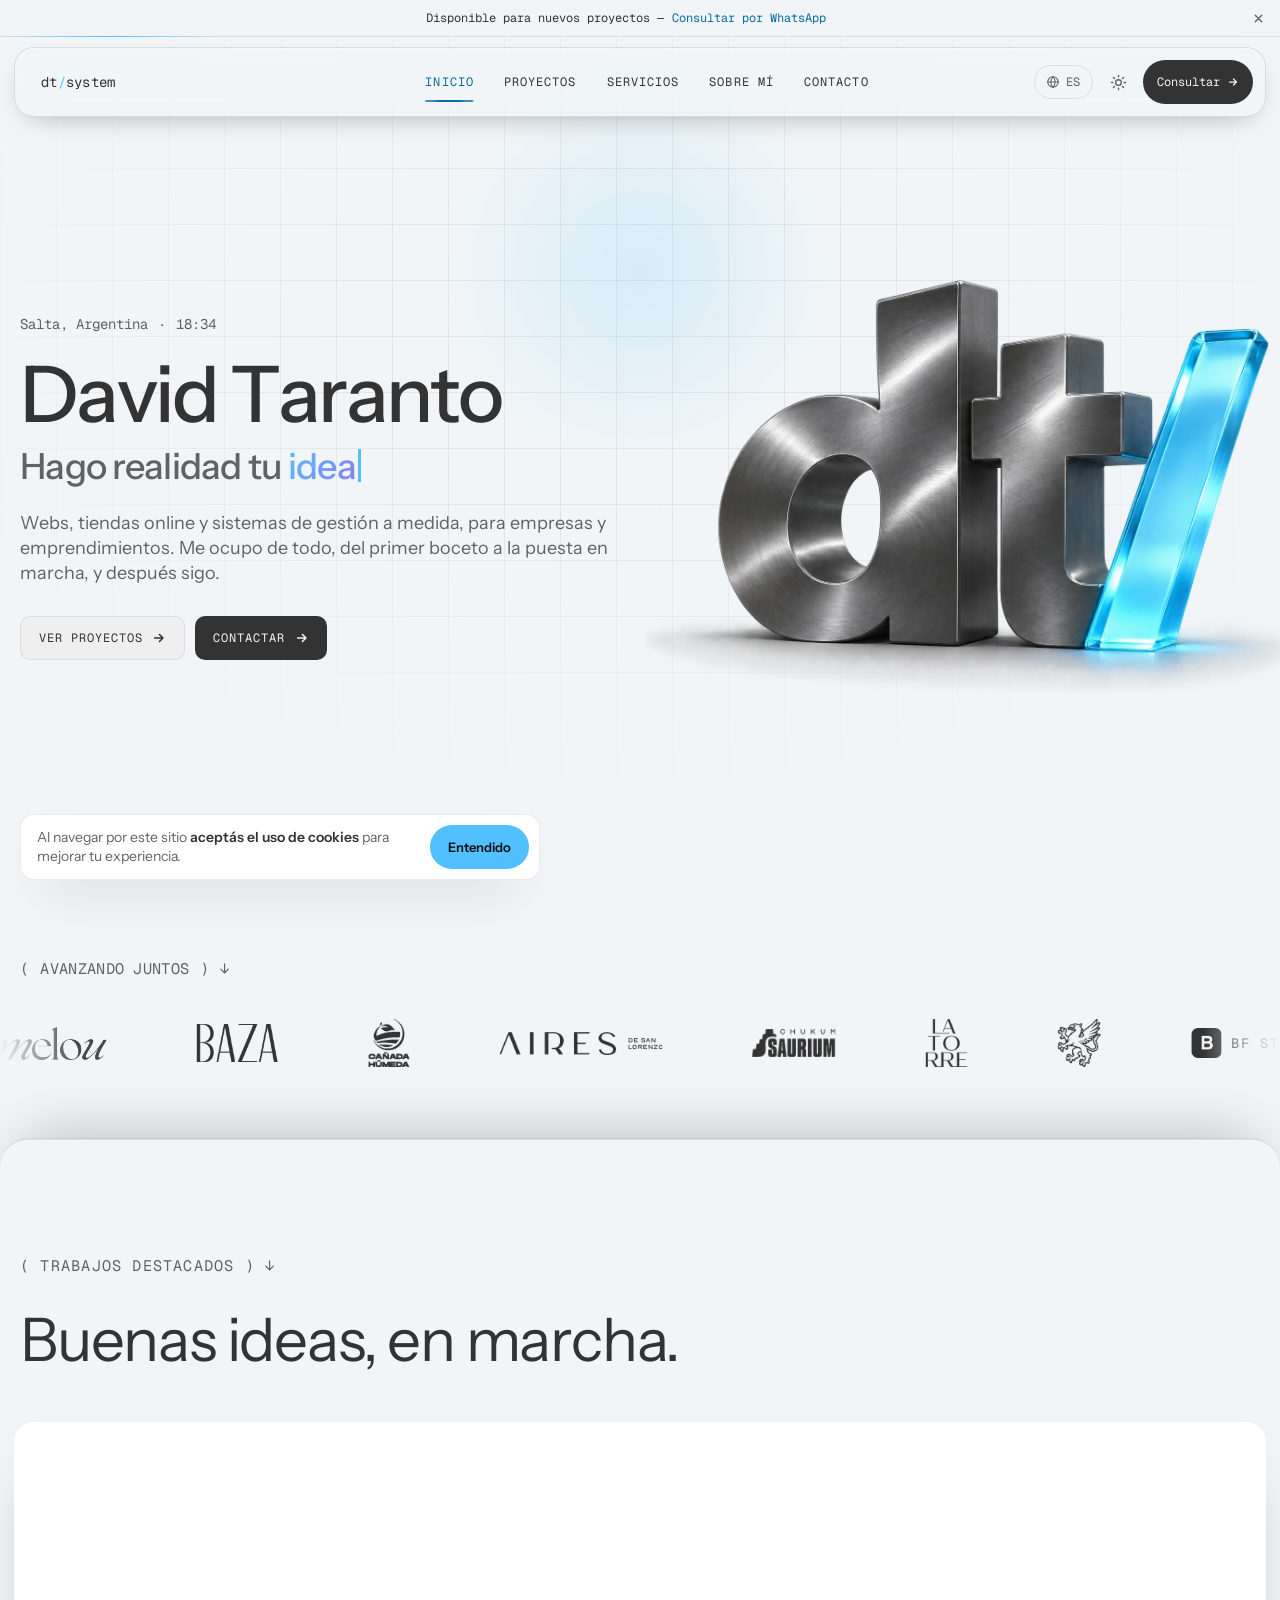
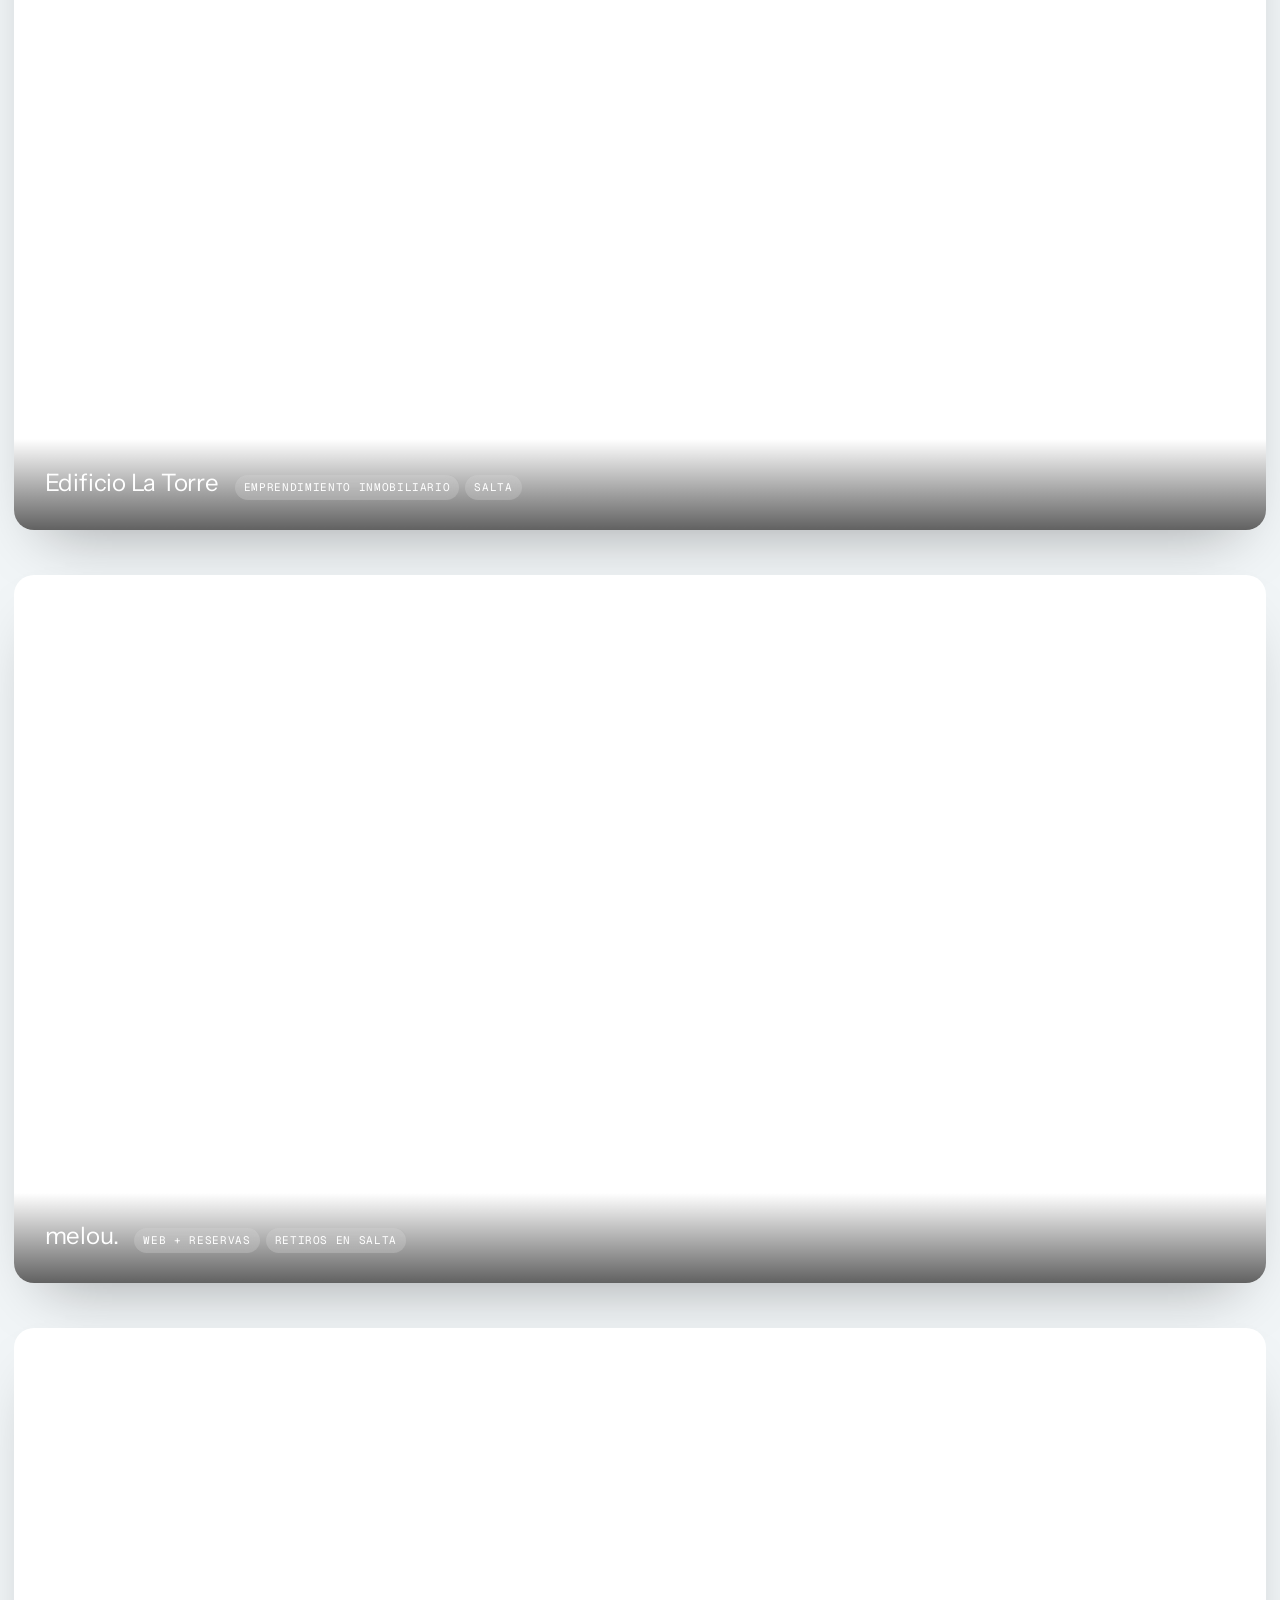
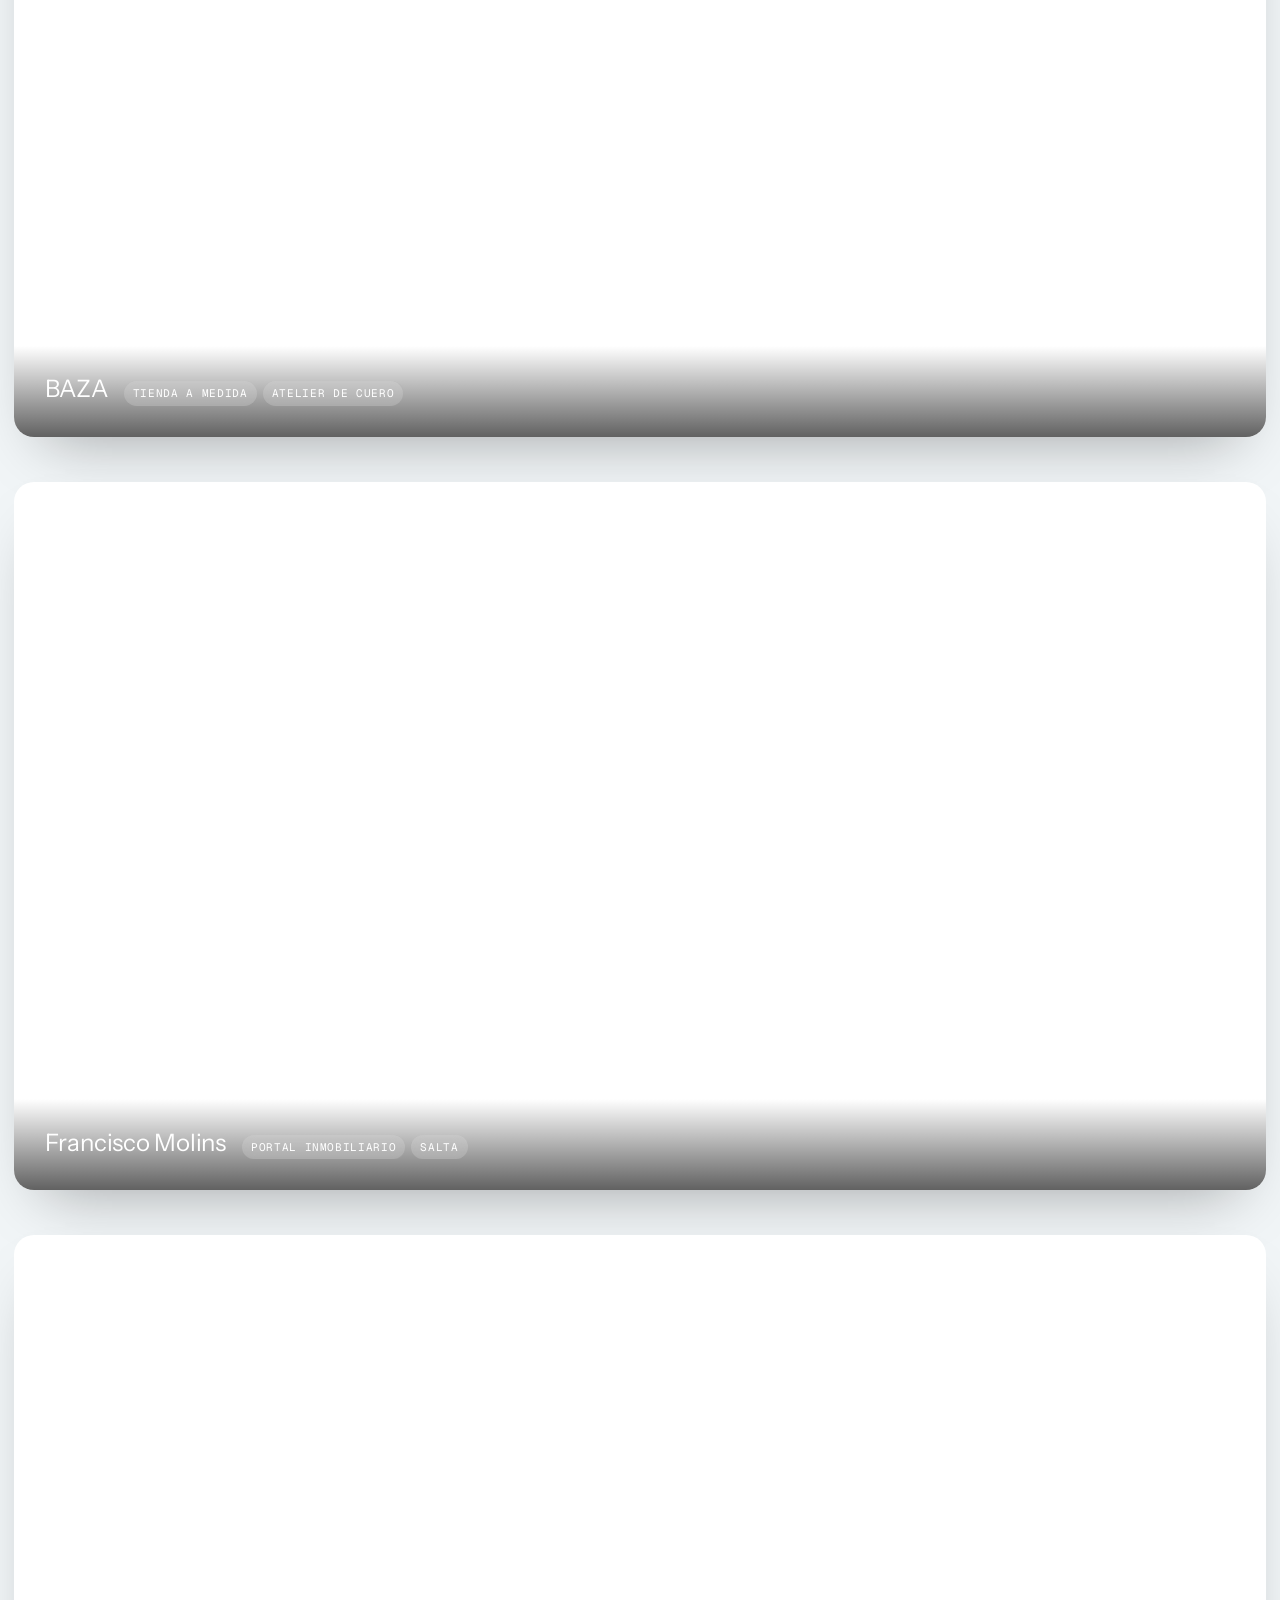
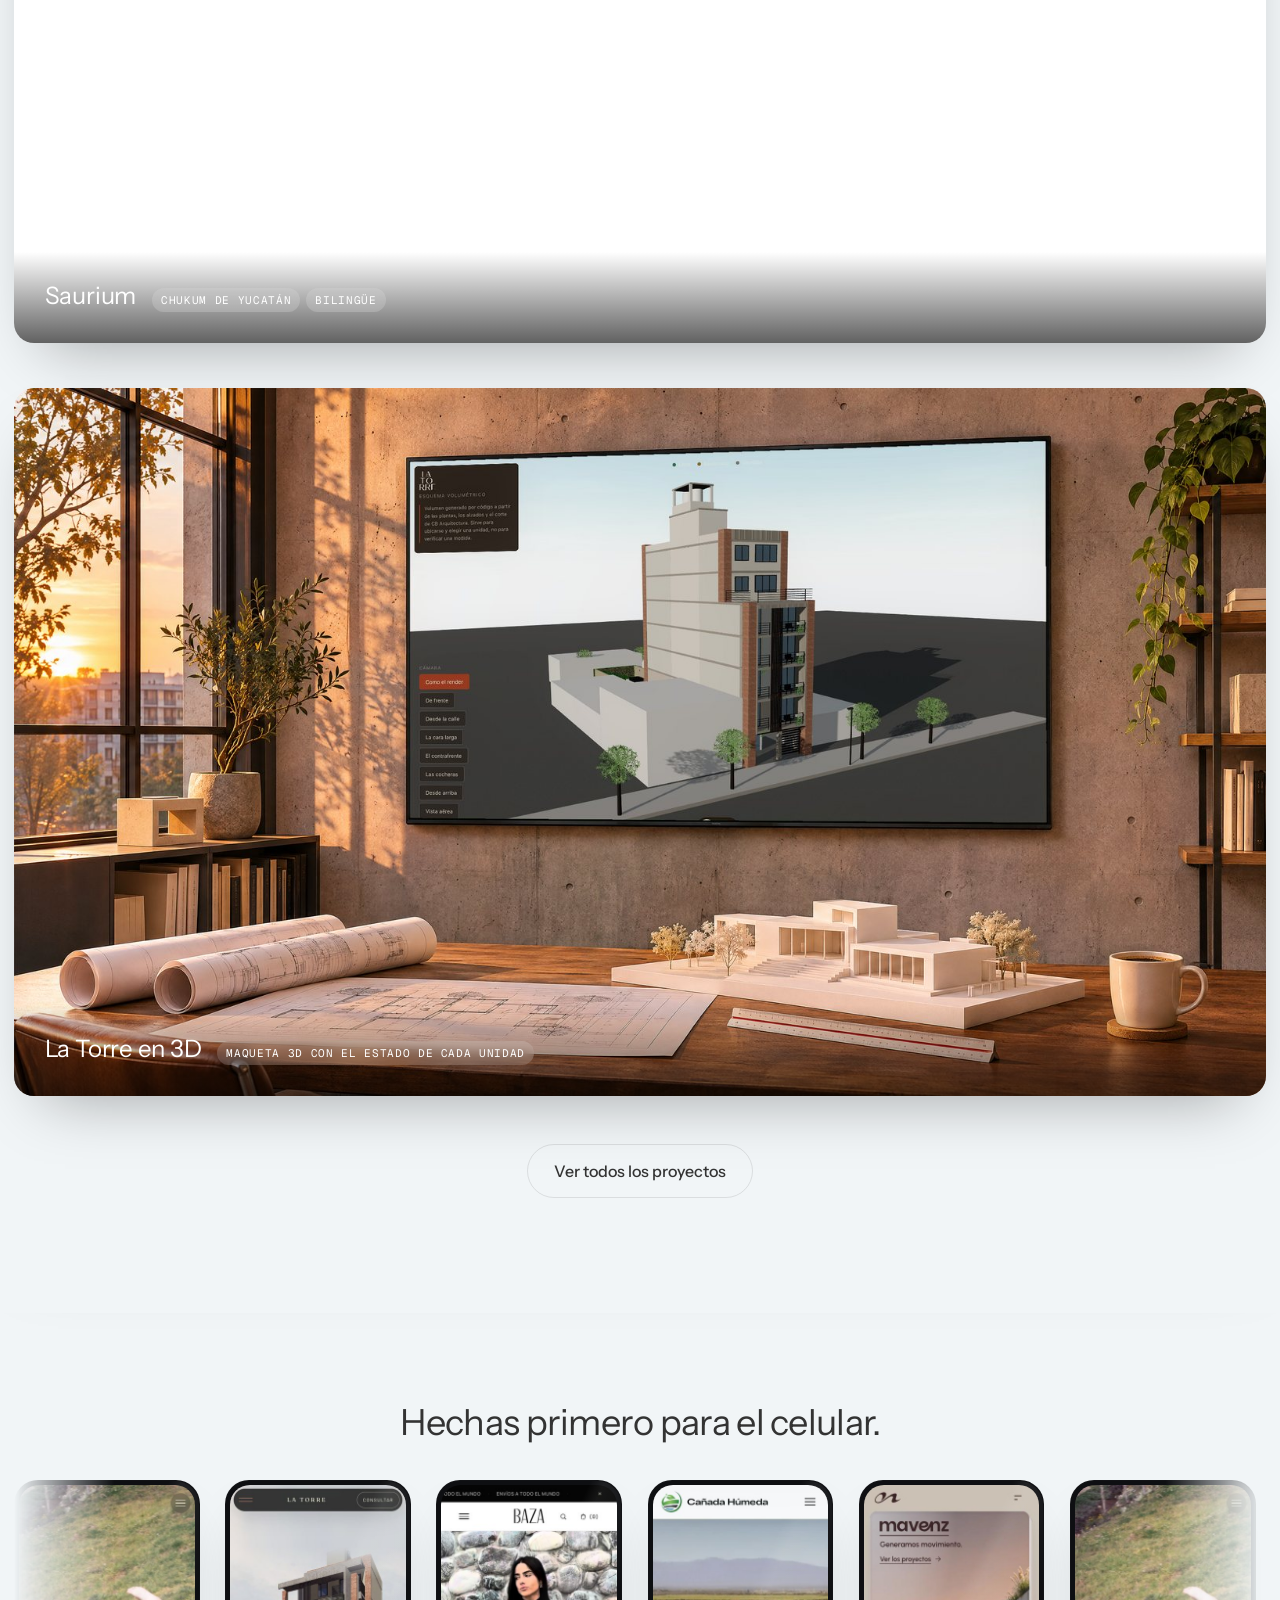
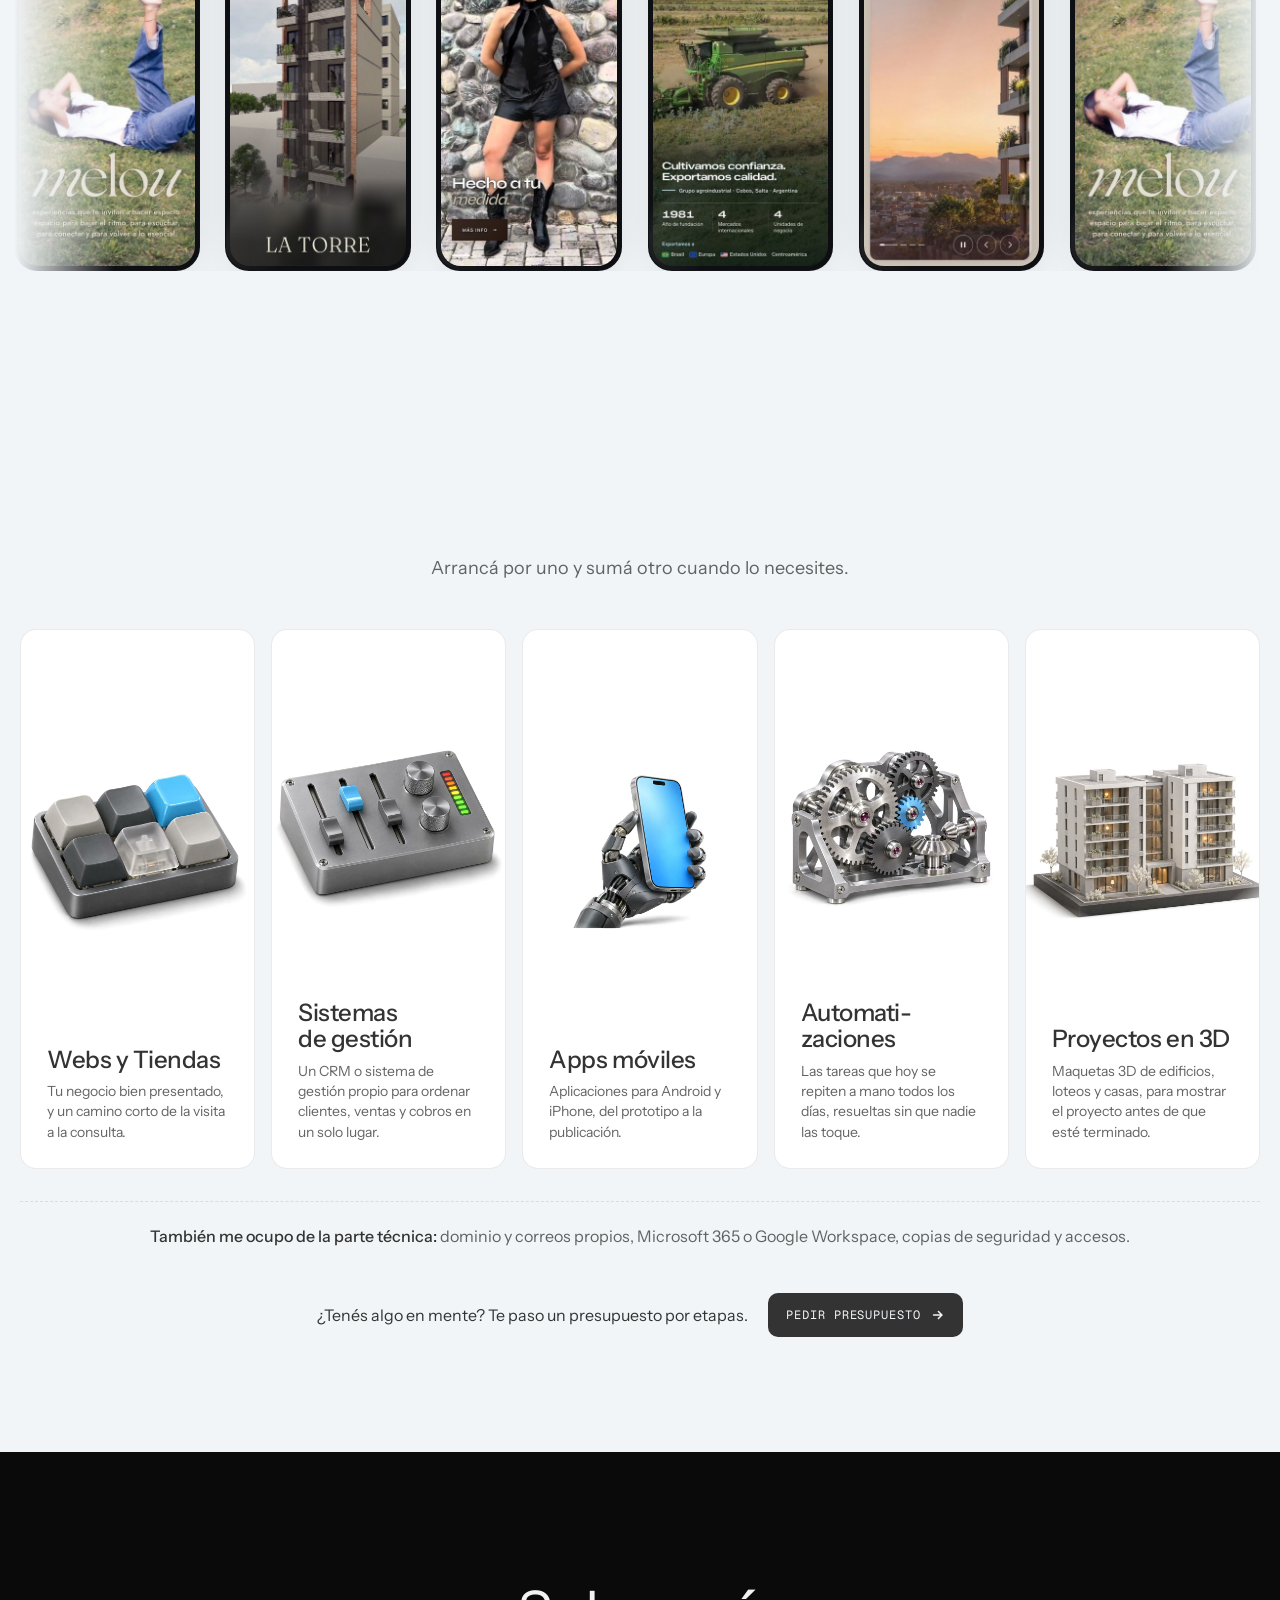
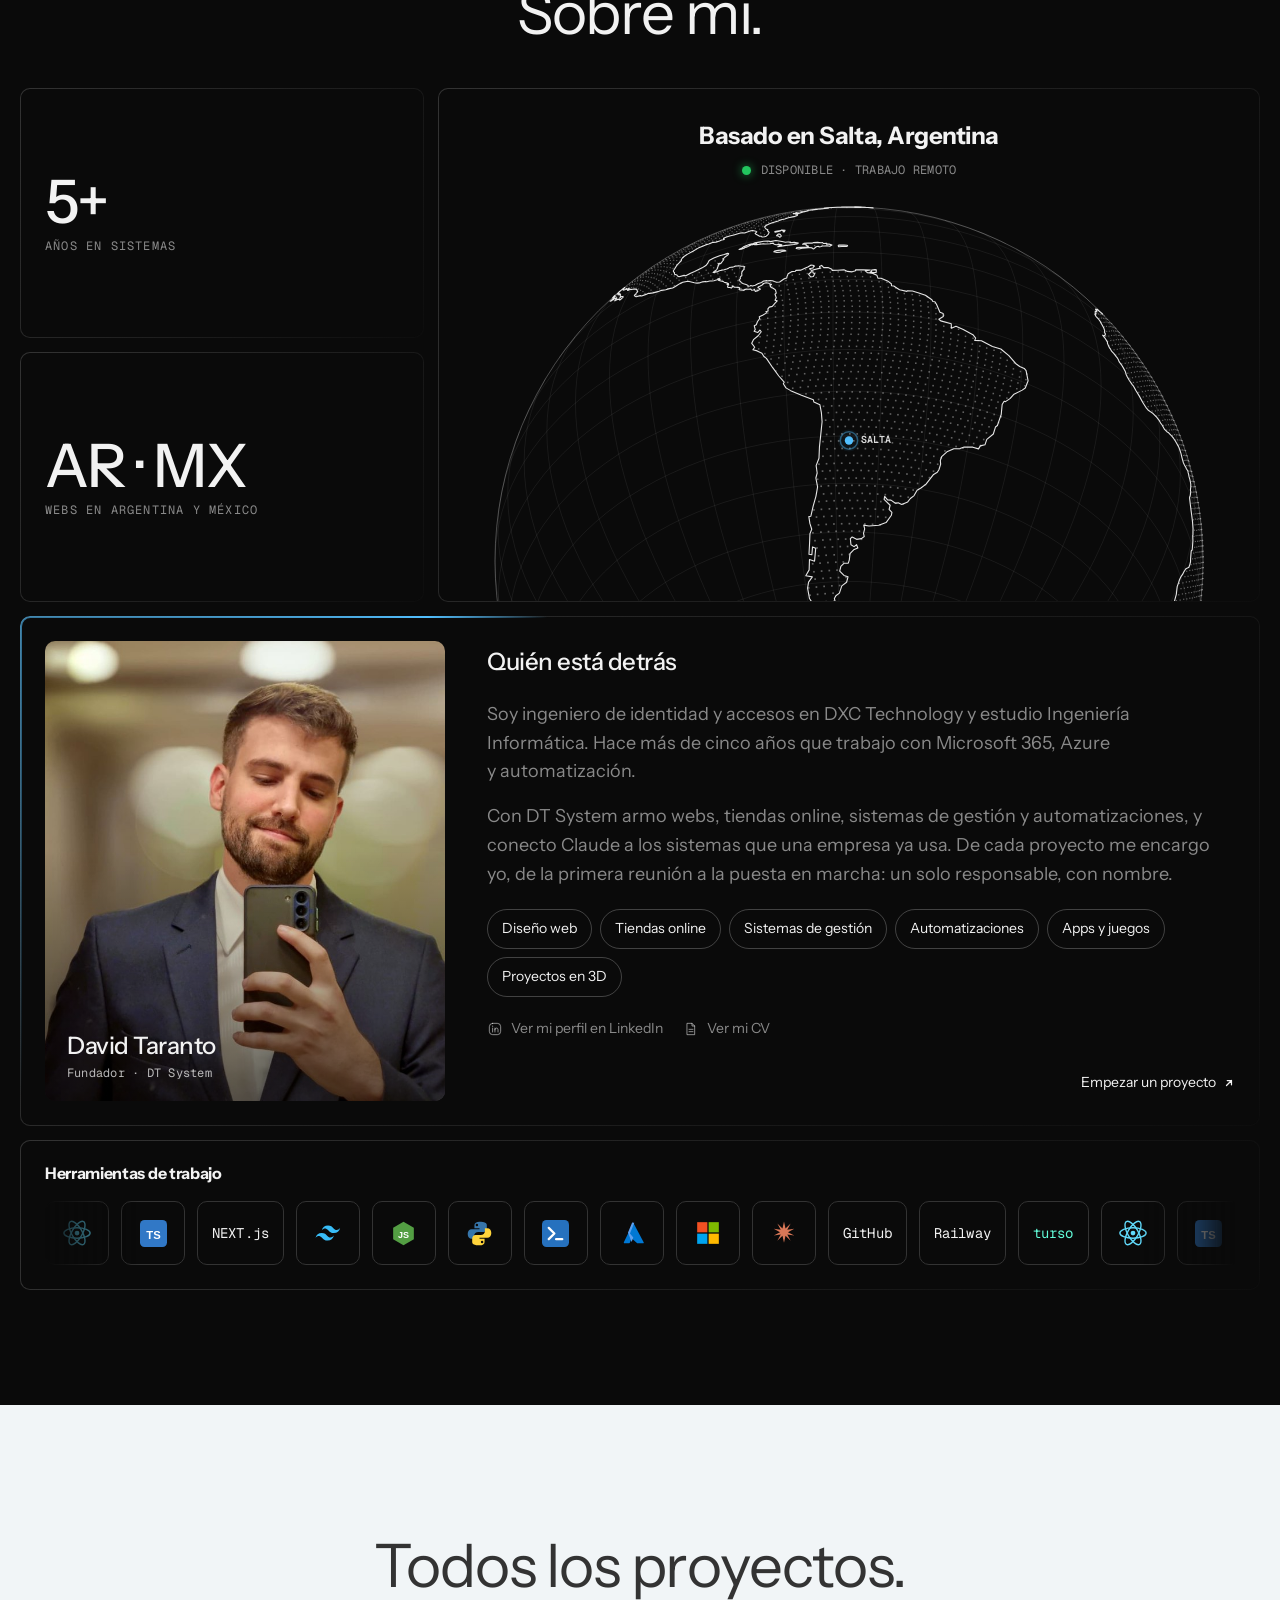
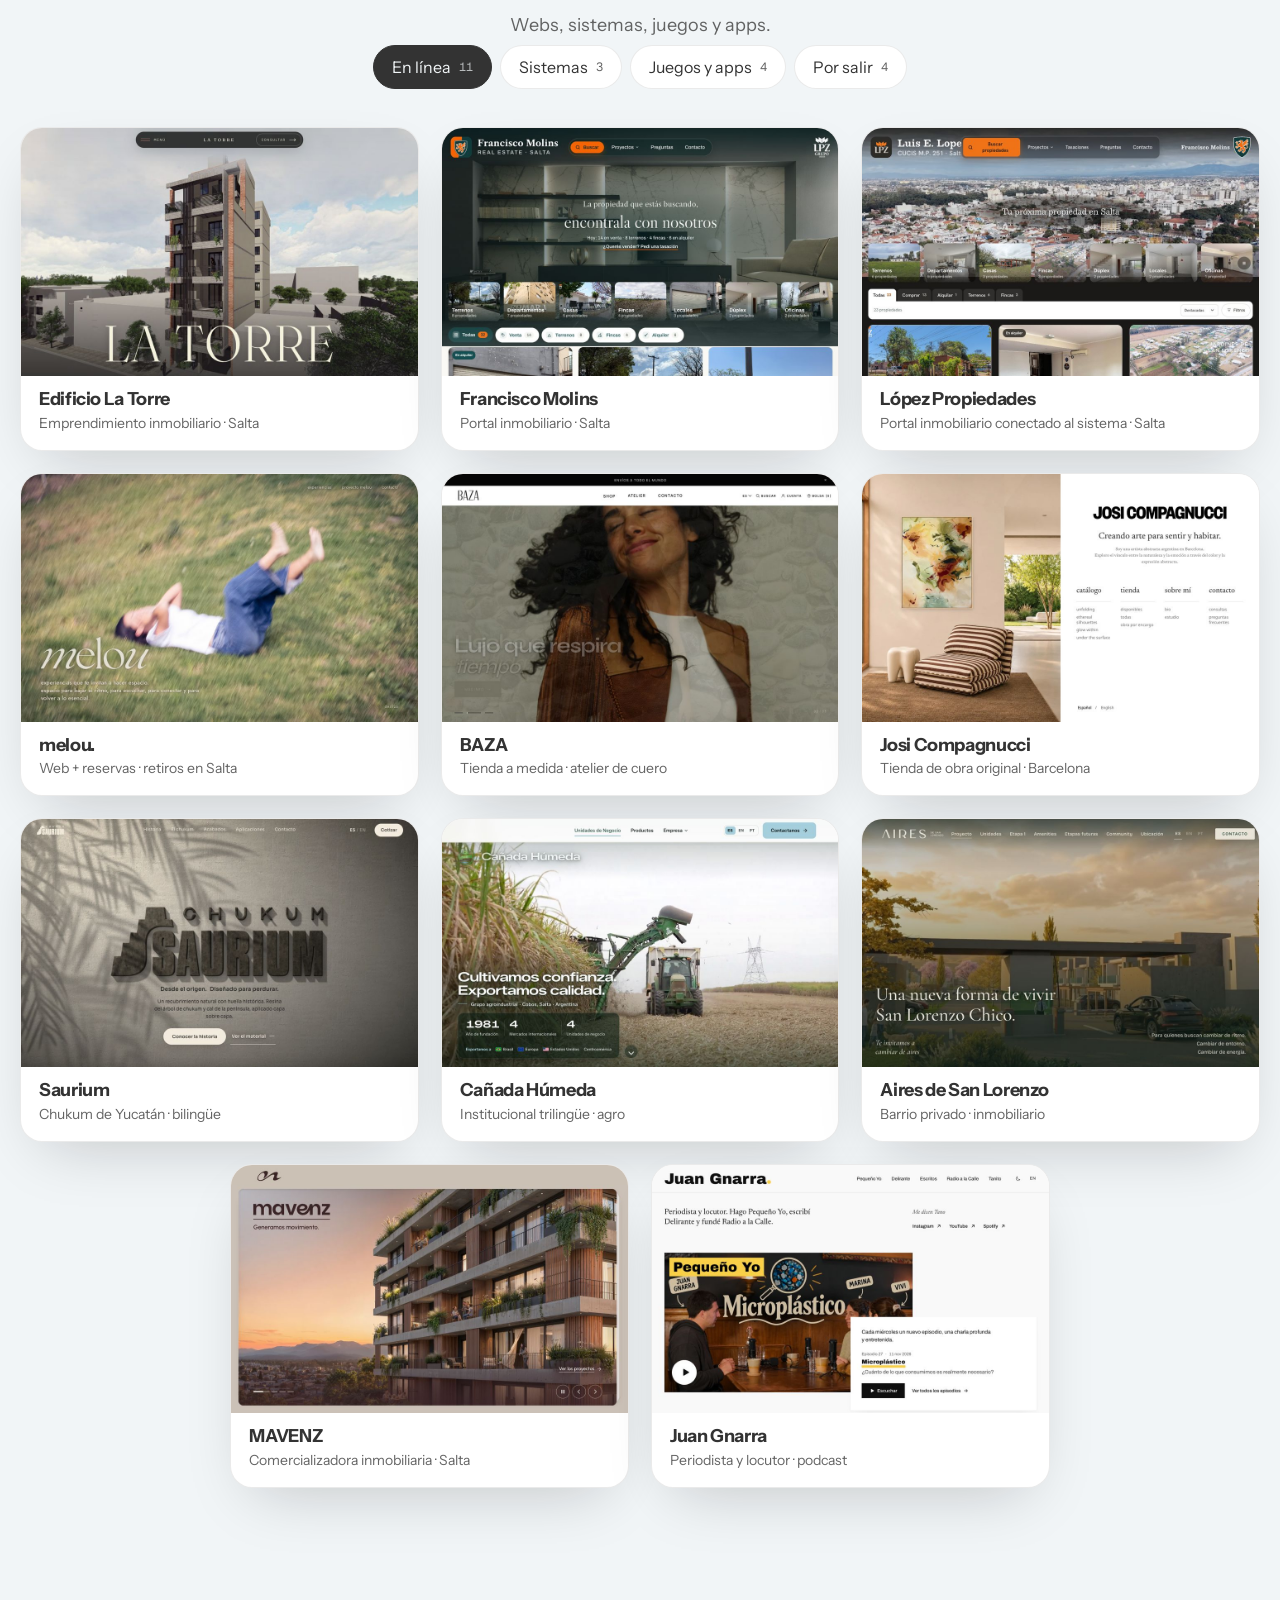
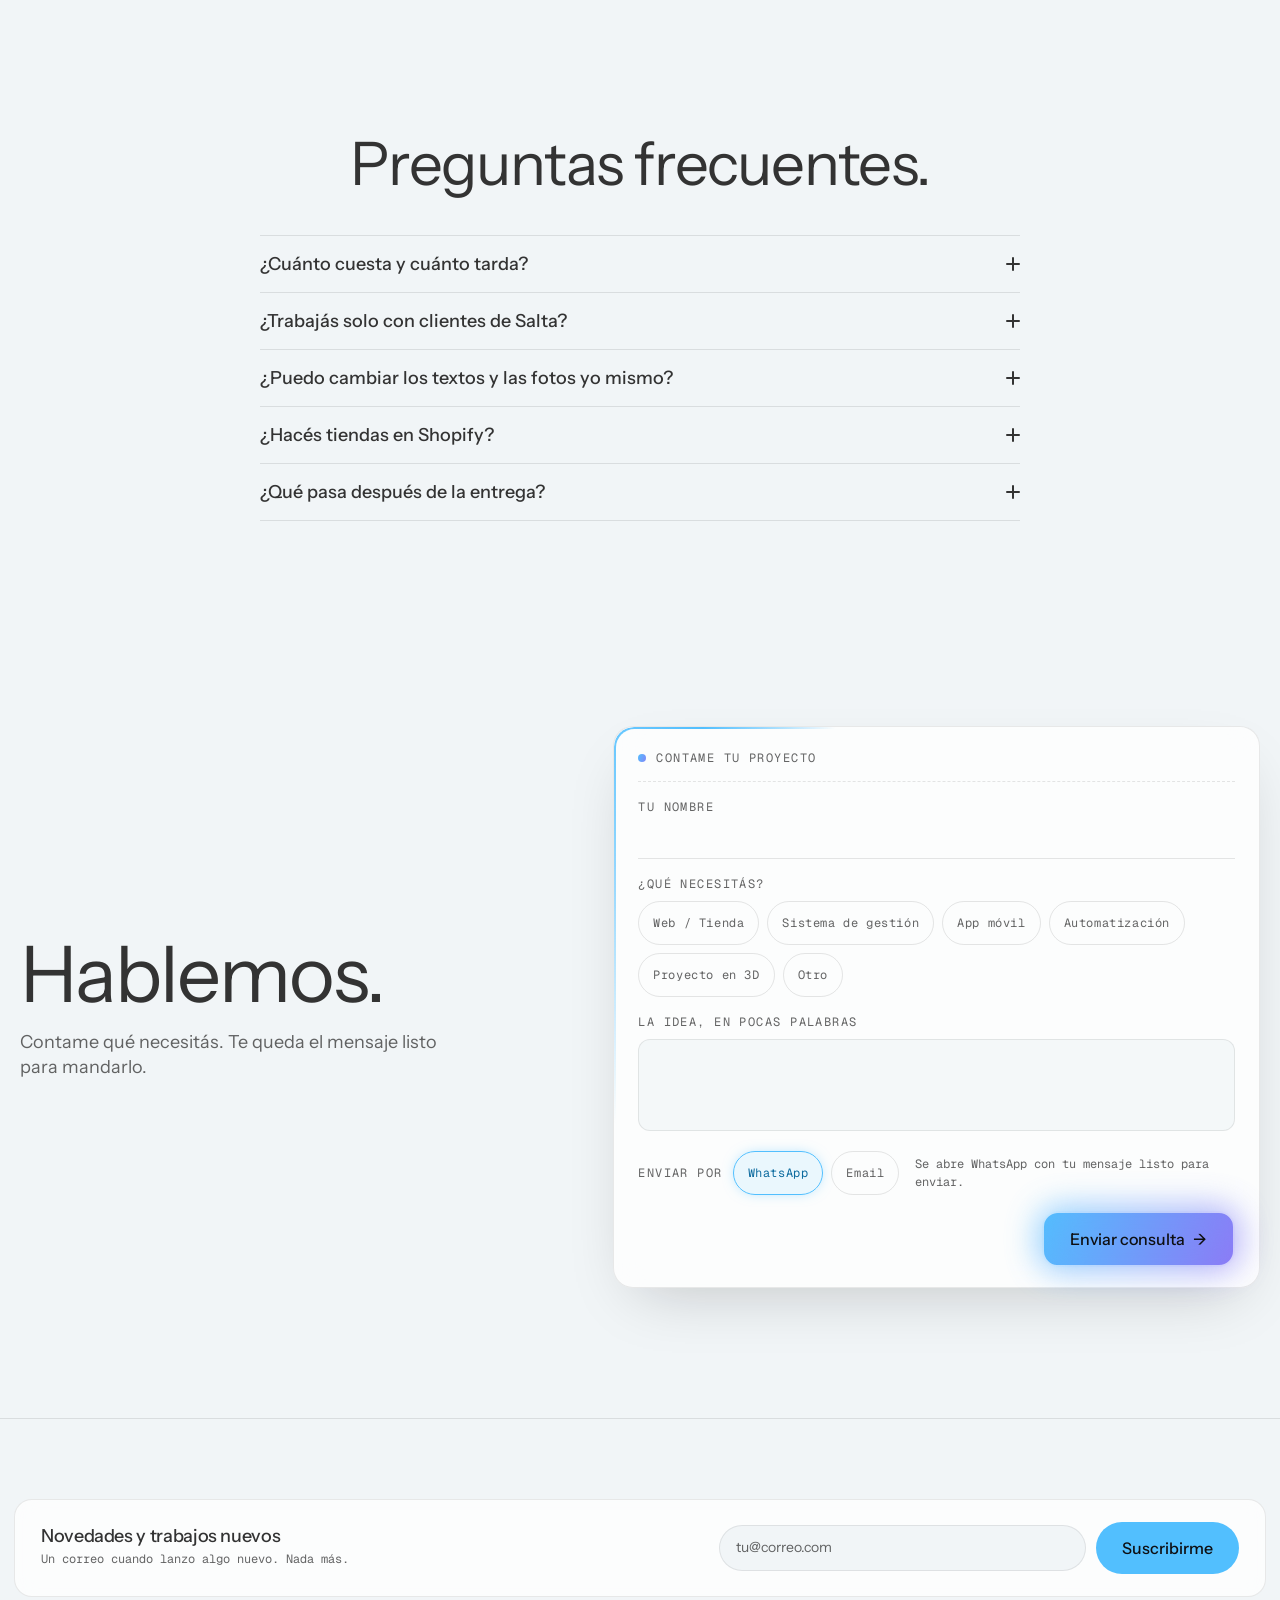
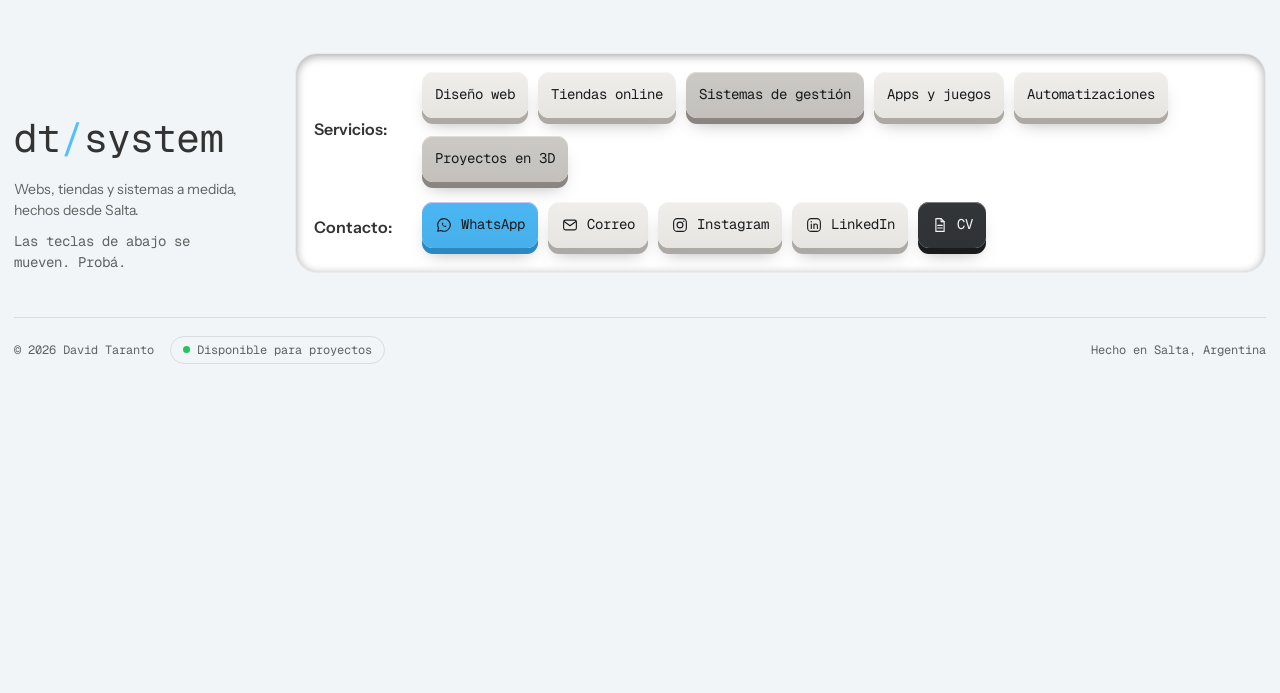
<file: index.html>
<!DOCTYPE html>
<html lang="es" data-theme="light">
<head>
  <meta charset="UTF-8">
  <meta name="viewport" content="width=device-width, initial-scale=1, viewport-fit=cover">
  <!-- La página tiene sus dos temas: el oscurecido automático de Android no la toca -->
  <meta name="color-scheme" content="light dark">

  <!-- ============ SEO ============ -->
  <title>David Taranto</title>
  <meta name="description" content="Diseño de páginas web, tiendas online en Shopify y sistemas de gestión a medida para empresas y emprendimientos. Proyecto completo, del primer boceto al soporte. Desde Salta, Argentina.">
  <meta property="og:type" content="website">
  <meta property="og:title" content="David Taranto · Webs y sistemas a medida">
  <meta property="og:description" content="Webs, tiendas online y sistemas de gestión a medida. Hechos en Salta, Argentina, y en uso diario por quienes los encargaron.">
  <meta property="og:url" content="https://dtsystem.com.ar/">
  <meta property="og:site_name" content="DT System">
  <meta property="og:locale" content="es_AR">
  <meta property="og:locale:alternate" content="en_US">
  <!-- La URL de la imagen social DEBE ser absoluta: los scrapers de
       LinkedIn/WhatsApp no resuelven rutas relativas. -->
  <meta property="og:image" content="https://dtsystem.com.ar/assets/og.png?v=20261121c">
  <meta property="og:image:width" content="1200">
  <meta property="og:image:height" content="630">
  <meta property="og:image:alt" content="DT System: webs, tiendas y sistemas a medida hechos por David Taranto en Salta">
  <link rel="canonical" href="https://dtsystem.com.ar/">
  <meta name="twitter:card" content="summary_large_image">
  <meta name="twitter:image" content="https://dtsystem.com.ar/assets/og.png?v=20261121c">
  <!-- Favicon: marca "dt/" en SVG inline (sin archivo extra) -->
  <!-- ?v=2 fuerza a los navegadores a descartar el favicon viejo cacheado -->
  <link rel="icon" href="assets/brand/favicon-64.png?v=2" type="image/png" sizes="64x64">
  <link rel="icon" href="assets/brand/logo-dt.png?v=2" type="image/png" sizes="512x512">
  <link rel="apple-touch-icon" href="assets/brand/logo-dt.png?v=2">

  <!-- ============ Fonts: Geist (títulos) + Geist Mono (todo lo demás) ============
       Único recurso externo permitido. preload + display=swap. -->
  <link rel="preconnect" href="https://fonts.googleapis.com">
  <link rel="preconnect" href="https://fonts.gstatic.com" crossorigin>
  <link rel="preload" as="style" href="https://fonts.googleapis.com/css2?family=Instrument+Sans:wght@400;500;700&family=Geist+Mono:wght@400;700&display=swap">
  <link rel="stylesheet" href="https://fonts.googleapis.com/css2?family=Instrument+Sans:wght@400;500;700&family=Geist+Mono:wght@400;700&display=swap">
  <link rel="stylesheet" href="https://fonts.googleapis.com/css2?family=Bungee&text=ABCDEFGHIJKLMNOPQRSTUVWXYZ%C3%81%C3%89%C3%8D%C3%93%C3%9A%C3%91%20&display=swap">

  <link rel="stylesheet" href="styles.css?v=20261121c">
  <link rel="stylesheet" href="celular.css?v=20261121c" media="(max-width: 720px)">

  <!-- Tema inicial ANTES del primer paint (evita flash):
       localStorage manda; si no hay, respeta prefers-color-scheme. -->
  <script>
    (function () {
      var t = null; try { t = localStorage.getItem("dt-theme"); } catch (e) {}
      t = t
           || (matchMedia("(prefers-color-scheme: dark)").matches ? "dark" : "light");
      document.documentElement.dataset.theme = t;
      // Gate del reveal: el estado escondido de las cards cuelga de .fx-on.
      // Va acá y no en main.js (que es defer) para que se aplique antes del
      // primer pintado. Si este script no corre, la clase nunca se agrega y
      // las cards quedan visibles: un JS caído nunca deja la página en blanco.
      document.documentElement.classList.add("fx-on");
    })();
  </script>

  <!-- ============ JSON-LD: Person ============ -->
  <script type="application/ld+json">
  {
    "@context": "https://schema.org",
    "@type": "ProfessionalService",
    "name": "DT System",
    "description": "Webs, tiendas online y sistemas de gestión a medida para empresas y emprendimientos.",
    "url": "https://dtsystem.com.ar/",
    "logo": "https://dtsystem.com.ar/assets/brand/logo-dt.png",
    "image": "https://dtsystem.com.ar/assets/og.png",
    "email": "mailto:contacto@dtsystem.com.ar",
    "address": { "@type": "PostalAddress", "addressLocality": "Salta", "addressRegion": "Salta", "addressCountry": "AR" },
    "areaServed": [{ "@type": "Country", "name": "Argentina" }, { "@type": "Country", "name": "México" }],
    "founder": {
      "@type": "Person",
      "name": "David Taranto",
      "jobTitle": "Desarrollador de webs y sistemas a medida",
      "sameAs": [
        "https://www.linkedin.com/in/david-taranto/",
        "https://www.instagram.com/david.taranto/"
      ]
    },
    "knowsAbout": ["Diseño web", "Desarrollo web", "Tiendas online", "Shopify", "Sistemas de gestión", "CRM a medida", "Apps móviles", "Automatización", "Maquetas 3D interactivas"]
  }
  </script>
  <script type="application/ld+json">
{
  "@context": "https://schema.org",
  "@type": "FAQPage",
  "mainEntity": [
    {
      "@type": "Question",
      "name": "¿Cuánto cuesta y cuánto tarda?",
      "acceptedAnswer": {
        "@type": "Answer",
        "text": "Depende del alcance. Antes de empezar te paso un presupuesto por etapas, con lo que incluye, lo que no y el plazo de cada una, y se paga en tres partes."
      }
    },
    {
      "@type": "Question",
      "name": "¿Trabajás solo con clientes de Salta?",
      "acceptedAnswer": {
        "@type": "Answer",
        "text": "No. Estoy en Salta y trabajo con clientes de todo el país y de afuera, por videollamada y WhatsApp."
      }
    },
    {
      "@type": "Question",
      "name": "¿Puedo cambiar los textos y las fotos yo mismo?",
      "acceptedAnswer": {
        "@type": "Answer",
        "text": "Sí. Las webs salen con un panel simple para cambiar textos, precios, fotos y fechas sin tocar código."
      }
    },
    {
      "@type": "Question",
      "name": "¿Hacés tiendas en Shopify?",
      "acceptedAnswer": {
        "@type": "Answer",
        "text": "Sí. Armo la tienda con diseño propio, pagos, envíos y el catálogo cargado, y queda a tu nombre."
      }
    },
    {
      "@type": "Question",
      "name": "¿Qué pasa después de la entrega?",
      "acceptedAnswer": {
        "@type": "Answer",
        "text": "Sigo disponible para soporte y cambios. Si querés, un abono mensual cubre el mantenimiento, el dominio y los ajustes."
      }
    }
  ]
}
  </script>
</head>
<body>
  <a class="skip" href="#main" data-i18n="skip">Saltar al contenido</a>

  <!-- Capa de efectos global (z-index:-1): grilla + spotlight -->
  <div class="fx" aria-hidden="true">
    <div class="fx-grid"></div>
    <div class="fx-spot"></div>
  </div>

  <!-- ============ Announcement bar + header (sticky) ============ -->
  <div class="top">
    <div class="bar" id="bar">
      <span data-i18n="bar_t">Disponible para <span class="bar-largo">nuevos </span>proyectos<span class="bar-largo"> —</span></span>
      <!-- PLACEHOLDER wa.me: reemplazar en TODOS los href="https://wa.me/..." -->
      <a href="https://wa.me/5493875454070" target="_blank" rel="noopener" data-i18n="bar_l">Consultar por WhatsApp</a>
      <button class="bar-x" aria-label="Cerrar anuncio" data-i18n-aria="bar_x">
        <svg width="13" height="13" viewBox="0 0 24 24" fill="none" stroke="currentColor" stroke-width="2.5" stroke-linecap="round"><path d="M18 6 6 18M6 6l12 12"/></svg>
      </button>
      <span class="bar-beam" aria-hidden="true"></span>
    </div>

    <!-- Header estilo Stökt: UNA barra de vidrio transparente (blur 15px) -->
    <header class="hdr">
      <div class="hdr-pill">
        <a class="logo" href="#top">dt<b>/</b>system</a>
        <nav class="nav" aria-label="Principal" data-i18n-aria="nav">
          <a href="#top"><span class="nl"><span data-i18n="nav_inicio">Inicio</span><span aria-hidden="true" data-i18n="nav_inicio">Inicio</span></span></a>
          <a href="#proyectos"><span class="nl"><span data-i18n="nav_proy">Proyectos</span><span aria-hidden="true" data-i18n="nav_proy">Proyectos</span></span></a>
          <a href="#servicios"><span class="nl"><span data-i18n="nav_prod">Servicios</span><span aria-hidden="true" data-i18n="nav_prod">Servicios</span></span></a>
          <a href="#sobre-mi"><span class="nl"><span data-i18n="nav_sobre">Sobre mí</span><span aria-hidden="true" data-i18n="nav_sobre">Sobre mí</span></span></a>
          <a href="#contacto"><span class="nl"><span data-i18n="nav_contacto">Contacto</span><span aria-hidden="true" data-i18n="nav_contacto">Contacto</span></span></a>
        </nav>
      <div class="hdr-right">
        <!-- Selector de idioma: ES default, EN secundario (persistido) -->
        <button class="tgl lang" id="langToggle" aria-label="Cambiar idioma / Switch language">
          <svg width="14" height="14" viewBox="0 0 24 24" fill="none" stroke="currentColor" stroke-width="1.8" stroke-linecap="round" aria-hidden="true"><circle cx="12" cy="12" r="9"/><path d="M3 12h18M12 3c2.5 2.6 3.8 5.7 3.8 9s-1.3 6.4-3.8 9c-2.5-2.6-3.8-5.7-3.8-9S9.5 5.6 12 3Z"/></svg>
          <span id="langLabel">ES</span>
        </button>
        <button class="tgl" id="themeToggle" aria-label="Cambiar tema claro/oscuro" data-i18n-aria="theme">
          <svg class="sun" width="17" height="17" viewBox="0 0 24 24" fill="none" stroke="currentColor" stroke-width="2" stroke-linecap="round"><circle cx="12" cy="12" r="4"/><path d="M12 2v2m0 16v2M4.9 4.9l1.4 1.4m11.4 11.4 1.4 1.4M2 12h2m16 0h2M4.9 19.1l1.4-1.4M17.7 6.3l1.4-1.4"/></svg>
          <svg class="moon" width="17" height="17" viewBox="0 0 24 24" fill="none" stroke="currentColor" stroke-width="2" stroke-linecap="round" stroke-linejoin="round"><path d="M21 12.8A9 9 0 1 1 11.2 3a7 7 0 0 0 9.8 9.8Z"/></svg>
        </button>
        <a class="hdr-cta" href="https://wa.me/5493875454070" target="_blank" rel="noopener"><span data-i18n="chat">Consultar</span>
          <svg width="12" height="12" viewBox="0 0 24 24" fill="none" stroke="currentColor" stroke-width="2.5" stroke-linecap="round"><path d="M5 12h14m-6-6 6 6-6 6"/></svg>
        </a>
        <!-- Menú mobile: <details>; abierto es una hoja a pantalla completa -->
        <details class="menu" id="menu">
          <summary aria-label="Abrir menú" data-i18n-aria="menu">
            <svg class="ico-abrir" width="19" height="19" viewBox="0 0 24 24" fill="none" stroke="currentColor" stroke-width="2" stroke-linecap="round" aria-hidden="true"><path d="M4 7h16M4 12h16M4 17h16"/></svg>
            <svg class="ico-cerrar" width="19" height="19" viewBox="0 0 24 24" fill="none" stroke="currentColor" stroke-width="2" stroke-linecap="round" aria-hidden="true"><path d="M18 6 6 18M6 6l12 12"/></svg>
          </summary>
          <div class="menu-pop">
            <a href="#top" style="--i:0" data-i18n="nav_inicio">Inicio</a>
            <a href="#proyectos" style="--i:1" data-i18n="nav_proy">Proyectos</a>
            <a href="#servicios" style="--i:2" data-i18n="nav_prod">Servicios</a>
            <a href="#sobre-mi" style="--i:3" data-i18n="nav_sobre">Sobre mí</a>
            <a href="#contacto" style="--i:4" data-i18n="nav_contacto">Contacto</a>
            <div class="menu-redes">
              <a href="https://wa.me/5493875454070" target="_blank" rel="noopener">WhatsApp</a>
              <a href="https://www.instagram.com/david.taranto/" target="_blank" rel="noopener">Instagram</a>
              <a href="https://www.linkedin.com/in/david-taranto/" target="_blank" rel="noopener">LinkedIn</a>
              <a class="menu-mail" href="mailto:contacto@dtsystem.com.ar">contacto@dtsystem.com.ar</a>
            </div>
          </div>
        </details>
      </div>
      </div>
    </header>
  </div>

  <main id="main">
    <!-- ============ 3. HERO ============ -->
    <!-- Portada de autor: nombre, foto real y tres trabajos con nombre propio -->
    <!-- La portada queda fija y la tapan los clientes y los destacados al bajar,
         como en wearestokt.com (grabación del 12/11, 14:42) -->
    <div class="tapa">
    <section class="hero ha" id="top">
      <div class="ha-grid wrap">
        <div class="ha-txt">
          <p class="ha-lugar"><img class="ha-avatar" src="assets/founder-120.jpg" width="120" height="120" alt="" aria-hidden="true"><span>Salta, Argentina</span><span class="ha-sep" aria-hidden="true">·</span><time class="ha-hora" id="haHora"></time></p>
          <h1><span class="sr-only">David Taranto. </span><span class="ha-nombre" id="haNombre" aria-hidden="true">David Taranto</span><span class="ha-linea"><span data-i18n="hero_t">Hago realidad tu</span> <span class="sr-only" data-i18n="hero_sr">idea, web, tienda, sistema o app</span><span class="tw-linea" aria-hidden="true"><span class="tw" id="tw" data-words="idea|web|tienda|sistema|app" data-words-en="idea|website|store|system|app"></span><span class="caret" aria-hidden="true"></span></span></span></h1>
          <p class="sub ha-sub" data-i18n="hero_sub">Webs, tiendas online y sistemas de gestión a medida, para empresas y emprendimientos. Me ocupo de todo, del primer boceto a la puesta en marcha, y después sigo.</p>
          <!-- Botones como los de wearestokt.com: píldoras chicas en mono, una clara
               y una oscura, con la flecha que avanza al pasar el mouse -->
          <div class="hero-ctas">
            <a class="pill pill-claro" href="#proyectos"><span class="pill-txt"><span data-i18n="cta_work">Ver proyectos</span></span><svg class="pill-fl" viewBox="0 0 16 16" width="14" height="14" aria-hidden="true" focusable="false"><path d="M3 8h9M8.5 4l4 4-4 4" fill="none" stroke="currentColor" stroke-width="1.8" stroke-linecap="round" stroke-linejoin="round"/></svg></a>
            <a class="pill pill-oscuro" href="#contacto"><span class="pill-txt"><span data-i18n="cta_cont">Contactar</span></span><svg class="pill-fl" viewBox="0 0 16 16" width="14" height="14" aria-hidden="true" focusable="false"><path d="M3 8h9M8.5 4l4 4-4 4" fill="none" stroke="currentColor" stroke-width="1.8" stroke-linecap="round" stroke-linejoin="round"/></svg></a>
          </div>
        </div>
        <!-- La marca "dt/" como escultura 3D (Higgsfield), con fondo transparente:
             se apoya sobre el fondo real de la pagina, sin caja. No es video (el
             video deformaba las letras): flota, se inclina hacia el puntero y un
             brillo la recorre (main.js, 22c). Una imagen por tema. -->
        <div class="ha-obj" aria-hidden="true">
          <div class="dt3d" data-sangra>
            <img class="dt-img dt-claro" src="assets/srv/dt-claro.webp" srcset="assets/srv/dt-claro-cel.webp 700w, assets/srv/dt-claro.webp 1400w" sizes="(max-width: 980px) 90vw, 640px" width="1400" height="891" alt="" fetchpriority="high">
            <img class="dt-img dt-oscuro" src="assets/srv/dt-oscuro.webp" srcset="assets/srv/dt-oscuro-cel.webp 700w, assets/srv/dt-oscuro.webp 1400w" sizes="(max-width: 980px) 90vw, 640px" width="1400" height="891" alt="" loading="lazy">
            <span class="dt-brillo"></span>
          </div>
        </div>
        <a class="ha-bajar" href="#marcas"><span data-i18n="bajar">Bajá para ver más</span><svg viewBox="0 0 16 16" width="14" height="14" aria-hidden="true" focusable="false"><path d="M8 3v9M4 8.5l4 4 4-4" fill="none" stroke="currentColor" stroke-width="1.8" stroke-linecap="round" stroke-linejoin="round"/></svg></a>
      </div>
    </section>

    <!-- ============ 8. CASOS — TRABAJO ENTREGADO ============
         Grilla filtrable de proyectos reales. Cada card reusa .demo (misma
         card que los demos de abajo); el filtro es por data-cat y se aplica
         con el atributo `hidden` para no romper el flujo del grid. -->
    <!-- ============ CLIENTES: carrusel de una fila despues de la portada, como en wearestokt.com (18/11).
         Al pasar el mouse frena pero no se para (main.js, 25). ============ -->
    <section class="clientes-banda cl-carrusel" aria-label="Clientes" id="marcas">
      <div class="wrap">
        <p class="cl-rotulo"><span class="cl-izq"><span class="cl-par" aria-hidden="true">( </span><span class="cl-t" data-i18n="mk_h">Avanzando juntos</span><span class="cl-par" aria-hidden="true"> ) ↓</span></span></p>
      </div>
      <div class="cl-cinta" aria-label="Algunos de mis clientes" data-i18n-aria="mk_aria">
        <ul class="cl-pista"><li><a href="https://melou.com.ar" target="_blank" rel="noopener" aria-label="melou"><span class="marca m-melou"></span></a></li><li><a href="https://baza.com.ar" target="_blank" rel="noopener" aria-label="BAZA"><span class="marca m-baza"></span></a></li><li><a href="https://canadahumeda.com.ar" target="_blank" rel="noopener" aria-label="Cañada Húmeda"><span class="marca m-canada"></span></a></li><li><a href="https://airesdesanlorenzo.com" target="_blank" rel="noopener" aria-label="Aires de San Lorenzo"><span class="marca m-aires"></span></a></li><li><a href="https://sauriumchukum.com" target="_blank" rel="noopener" aria-label="Saurium"><span class="marca m-saurium"></span></a></li><li><a href="https://edificiolatorre.com" target="_blank" rel="noopener" aria-label="Edificio La Torre"><span class="marca m-latorre"></span></a></li><li><a href="https://franciscomolins.com" target="_blank" rel="noopener" aria-label="Francisco Molins"><span class="marca m-molins"></span></a></li><li><span class="marca-par"><span class="marca m-bf"></span>BF Studio</span></li><li><a href="https://mavenz.com.ar" target="_blank" rel="noopener" aria-label="MAVENZ"><span class="marca m-mavenz"></span></a></li><li><a href="https://josicompagnucci.com" target="_blank" rel="noopener" aria-label="Josi Compagnucci"><span class="marca m-josi"></span></a></li><li><span class="marca m-retazos" role="img" aria-label="RETAZOS"></span></li></ul>
        <ul class="cl-pista" aria-hidden="true" inert><li><a href="https://melou.com.ar" target="_blank" rel="noopener" aria-label="melou"><span class="marca m-melou"></span></a></li><li><a href="https://baza.com.ar" target="_blank" rel="noopener" aria-label="BAZA"><span class="marca m-baza"></span></a></li><li><a href="https://canadahumeda.com.ar" target="_blank" rel="noopener" aria-label="Cañada Húmeda"><span class="marca m-canada"></span></a></li><li><a href="https://airesdesanlorenzo.com" target="_blank" rel="noopener" aria-label="Aires de San Lorenzo"><span class="marca m-aires"></span></a></li><li><a href="https://sauriumchukum.com" target="_blank" rel="noopener" aria-label="Saurium"><span class="marca m-saurium"></span></a></li><li><a href="https://edificiolatorre.com" target="_blank" rel="noopener" aria-label="Edificio La Torre"><span class="marca m-latorre"></span></a></li><li><a href="https://franciscomolins.com" target="_blank" rel="noopener" aria-label="Francisco Molins"><span class="marca m-molins"></span></a></li><li><span class="marca-par"><span class="marca m-bf"></span>BF Studio</span></li><li><a href="https://mavenz.com.ar" target="_blank" rel="noopener" aria-label="MAVENZ"><span class="marca m-mavenz"></span></a></li><li><a href="https://josicompagnucci.com" target="_blank" rel="noopener" aria-label="Josi Compagnucci"><span class="marca m-josi"></span></a></li><li><span class="marca m-retazos" role="img" aria-label="RETAZOS"></span></li></ul>
      </div>
    </section>

    <section id="proyectos">
      <div class="wrap">
        <div class="sec-head dest-head" data-rv="fade">
          <p class="cl-rotulo"><span class="cl-izq"><span aria-hidden="true">( </span><span data-i18n="dest_rot">Trabajos destacados</span><span aria-hidden="true"> ) ↓</span></span></p>
          <h2 class="h2" data-i18n="cs_h">Buenas ideas, en marcha.</h2>
        </div>

        <!-- Trabajos destacados (como el "Featured work" de wearestokt.com): cada
             sitio real pegado en una escena generada con Higgsfield
             (scripts/escena.py) y las tarjetas se apilan al bajar -->
        <div class="dest" id="dest">
          <a class="dest-card" style="--i:0;--fx:51%" href="https://edificiolatorre.com" target="_blank" rel="noopener" data-cursor="Visitar ↗" data-cursor-en="Visit ↗">
            <picture><source media="(max-width: 720px)" srcset="assets/casos/escena-latorre-vert.jpg" width="1100" height="1637"><img src="assets/casos/escena-latorre.jpg?v=2" srcset="assets/casos/escena-latorre-cel.jpg?v=2 800w, assets/casos/escena-latorre.jpg?v=2 1600w" sizes="(max-width: 980px) 100vw, 1320px" width="1600" height="905" alt="Edificio La Torre en pantalla" loading="lazy" decoding="async"></picture>
            <div class="dest-info"><h3>Edificio La Torre</h3><small data-i18n="c13s">Emprendimiento inmobiliario · Salta</small></div>
            <span class="dest-ver" aria-hidden="true">↗</span>
          </a>
          <a class="dest-card" style="--i:1;--fx:50%" href="https://melou.com.ar" target="_blank" rel="noopener" data-cursor="Visitar ↗" data-cursor-en="Visit ↗">
            <picture><source media="(max-width: 720px)" srcset="assets/casos/escena-melou-vert.jpg" width="1100" height="1637"><img src="assets/casos/escena-melou.jpg" srcset="assets/casos/escena-melou-cel.jpg 800w, assets/casos/escena-melou.jpg 1600w" sizes="(max-width: 980px) 100vw, 1320px" width="1600" height="905" alt="melou. en pantalla" loading="lazy" decoding="async"></picture>
            <div class="dest-info"><h3>melou.</h3><small data-i18n="c1s">Web + reservas · retiros en Salta</small></div>
            <span class="dest-ver" aria-hidden="true">↗</span>
          </a>
          <a class="dest-card" style="--i:2;--fx:50%" href="https://baza.com.ar" target="_blank" rel="noopener" data-cursor="Visitar ↗" data-cursor-en="Visit ↗">
            <picture><source media="(max-width: 720px)" srcset="assets/casos/escena-baza-vert.jpg" width="1100" height="1637"><img src="assets/casos/escena-baza.jpg" srcset="assets/casos/escena-baza-cel.jpg 800w, assets/casos/escena-baza.jpg 1600w" sizes="(max-width: 980px) 100vw, 1320px" width="1600" height="905" alt="BAZA en pantalla" loading="lazy" decoding="async"></picture>
            <div class="dest-info"><h3>BAZA</h3><small data-i18n="c2s">Tienda a medida · atelier de cuero</small></div>
            <span class="dest-ver" aria-hidden="true">↗</span>
          </a>
          <a class="dest-card" style="--i:3;--fx:62%" href="https://franciscomolins.com" target="_blank" rel="noopener" data-cursor="Visitar ↗" data-cursor-en="Visit ↗">
            <picture><source media="(max-width: 720px)" srcset="assets/casos/escena-fmolins-vert.jpg" width="1100" height="1637"><img src="assets/casos/escena-fmolins.jpg" srcset="assets/casos/escena-fmolins-cel.jpg 800w, assets/casos/escena-fmolins.jpg 1600w" sizes="(max-width: 980px) 100vw, 1320px" width="1600" height="905" alt="Francisco Molins en pantalla" loading="lazy" decoding="async"></picture>
            <div class="dest-info"><h3>Francisco Molins</h3><small data-i18n="c14s">Portal inmobiliario · Salta</small></div>
            <span class="dest-ver" aria-hidden="true">↗</span>
          </a>
          <a class="dest-card" style="--i:4;--fx:36%" href="https://sauriumchukum.com" target="_blank" rel="noopener" data-cursor="Visitar ↗" data-cursor-en="Visit ↗">
            <picture><source media="(max-width: 720px)" srcset="assets/casos/escena-saurium-vert.jpg" width="1100" height="1637"><img src="assets/casos/escena-saurium.jpg" srcset="assets/casos/escena-saurium-cel.jpg 800w, assets/casos/escena-saurium.jpg 1600w" sizes="(max-width: 980px) 100vw, 1320px" width="1600" height="905" alt="Saurium en pantalla" loading="lazy" decoding="async"></picture>
            <div class="dest-info"><h3>Saurium</h3><small data-i18n="c16s">Chukum de Yucatán · bilingüe</small></div>
            <span class="dest-ver" aria-hidden="true">↗</span>
          </a>
          <a class="dest-card" style="--i:5;--fx:58%" href="https://edificiolatorre.com/3d/" target="_blank" rel="noopener" data-cursor="Recorrer ↗" data-cursor-en="Explore ↗">
            <img class="d3" src="assets/casos/escena-latorre3d.jpg" srcset="assets/casos/escena-latorre3d-cel.jpg 800w, assets/casos/escena-latorre3d.jpg 1600w" sizes="(max-width: 980px) 100vw, 1320px" width="1600" height="905" alt="La maqueta 3D del Edificio La Torre en pantalla" loading="lazy" decoding="async">
            <div class="dest-info"><h3>La Torre en 3D</h3><small data-i18n="c3d1">Maqueta 3D con el estado de cada unidad</small></div>
            <span class="dest-ver" aria-hidden="true">↗</span>
          </a>
        </div>
        <div class="dest-pie"><a class="btn btn-sec" href="#todos" data-i18n="cs_mas">Ver todos los proyectos</a></div>
      </div>
    </section>
    </div>

    <!-- ============ 4. MOBILE SHOWCASE ============ -->
    <section class="mobile-sec">
      <div class="mobile-head wrap">
        <h2 class="h2 h2-quieto" data-i18n="mob_h">Hechas primero para el celular.</h2>
      </div>

      <!-- Marquee infinito: el track se duplica con aria-hidden="true"
           y anima translateX(-100%) → loop perfecto sin salto. -->
      <div class="marquee" style="--speed: 10s;">
        <div class="mtrack">
          <div class="phone"><img src="assets/mobile-1.jpg" width="360" height="780" alt="melou en el celular" loading="lazy"></div>
          <div class="phone"><img src="assets/mobile-5.jpg" width="360" height="780" alt="Edificio La Torre en el celular" loading="lazy"></div>
          <div class="phone"><img src="assets/mobile-2.jpg" width="360" height="780" alt="Tienda BAZA en el celular" loading="lazy"></div>
          <div class="phone"><img src="assets/mobile-9.jpg" width="360" height="780" alt="Cañada Húmeda en el celular" loading="lazy"></div>
          <div class="phone"><img src="assets/mobile-10.jpg" width="360" height="780" alt="MAVENZ en el celular" loading="lazy"></div>
        </div>
        <div class="mtrack" aria-hidden="true" inert>
          <div class="phone"><img src="assets/mobile-1.jpg" width="360" height="780" alt="melou en el celular" loading="lazy"></div>
          <div class="phone"><img src="assets/mobile-5.jpg" width="360" height="780" alt="Edificio La Torre en el celular" loading="lazy"></div>
          <div class="phone"><img src="assets/mobile-2.jpg" width="360" height="780" alt="Tienda BAZA en el celular" loading="lazy"></div>
          <div class="phone"><img src="assets/mobile-9.jpg" width="360" height="780" alt="Cañada Húmeda en el celular" loading="lazy"></div>
          <div class="phone"><img src="assets/mobile-10.jpg" width="360" height="780" alt="MAVENZ en el celular" loading="lazy"></div>
        </div>
      </div>
      <!-- Segunda fila: otros sitios, dirección opuesta y velocidad distinta -->
      <div class="marquee rev" style="--speed: 13s;">
        <div class="mtrack">
          <div class="phone"><img src="assets/mobile-7.jpg?v=2" width="360" height="780" alt="Saurium en el celular" loading="lazy"></div>
          <div class="phone"><img src="assets/mobile-8.jpg" width="360" height="780" alt="Portal de Francisco Molins en el celular" loading="lazy"></div>
          <div class="phone"><img src="assets/mobile-4.jpg" width="360" height="780" alt="Aires de San Lorenzo en el celular" loading="lazy"></div>
          <div class="phone"><img src="assets/mobile-11.jpg" width="360" height="780" alt="Josi Compagnucci en el celular" loading="lazy"></div>
          <div class="phone"><img src="assets/mobile-12.jpg" width="360" height="780" alt="RETAZOS en el celular" loading="lazy"></div>
        </div>
        <div class="mtrack" aria-hidden="true" inert>
          <div class="phone"><img src="assets/mobile-7.jpg?v=2" width="360" height="780" alt="Saurium en el celular" loading="lazy"></div>
          <div class="phone"><img src="assets/mobile-8.jpg" width="360" height="780" alt="Portal de Francisco Molins en el celular" loading="lazy"></div>
          <div class="phone"><img src="assets/mobile-4.jpg" width="360" height="780" alt="Aires de San Lorenzo en el celular" loading="lazy"></div>
          <div class="phone"><img src="assets/mobile-11.jpg" width="360" height="780" alt="Josi Compagnucci en el celular" loading="lazy"></div>
          <div class="phone"><img src="assets/mobile-12.jpg" width="360" height="780" alt="RETAZOS en el celular" loading="lazy"></div>
        </div>
      </div>
    </section>

    <!-- ============ 5. SERVICIOS ============ -->
    <section id="servicios">
      <div class="wrap">
        <div class="sec-head" data-rv="up">
          <h2 class="h2" data-i18n="srv_h">Elegí por dónde empezar.</h2>
          <p class="sub" data-i18n="srv_sub">Arrancá por uno y sumá otro cuando lo necesites.</p>
          <button class="acc-reset" id="accReset" hidden data-i18n="acc_reset">✕ Cerrar detalle</button>
        </div>

        <!-- Acordeón horizontal estilo Stökt (full-bleed): el panel abierto
             crece y su contenido entra en cascada; los cerrados son franjas
             con el título vertical. -->
        <div class="acc" data-rv="fade" id="acc">
          <article class="acc-p">
            <button class="acc-tab" type="button" aria-expanded="false" data-cursor="Ver detalle →" data-cursor-en="See details →"><span class="acc-vert" data-i18n="s1_h">Webs y Tiendas</span></button>
            <!-- Cover: lo que se ve en la grilla inicial (imagen animada + título) -->
            <div class="acc-cover" aria-hidden="true">
              <span class="acc-pill" data-i18n="acc_pill">Ver detalle →</span>
              <video class="srv-obj" data-obj="web" width="960" height="600" muted loop playsinline preload="none" aria-hidden="true" poster="assets/srv/web-claro.jpg"></video>
              <h3 data-i18n="s1_h">Webs y Tiendas</h3>
            </div>
            <div class="acc-body">
              <div class="acc-txt">
                <span class="srv-num">01</span>
                <h3 data-i18n="s1_h">Webs y Tiendas</h3>
                <p class="srv-tag" data-i18n="s1_tag">Tu negocio bien presentado, y un camino corto de la visita a la consulta.</p>
                <div class="acc-pie">
                  <a class="srv-cta" href="https://wa.me/5493875454070" target="_blank" rel="noopener" data-i18n="see_more">Consultar →</a>
                  <a class="srv-casos" href="/diseno-web/" data-i18n="lk_web">Diseño web</a>
                  <a class="srv-casos" href="/tiendas-online/" data-i18n="lk_tienda">Tiendas online</a>
                </div>
              </div>
              <div class="acc-img">
                <video class="srv-obj" data-obj="web" width="960" height="600" muted loop playsinline preload="none" aria-hidden="true" poster="assets/srv/web-claro.jpg"></video>
              </div>
            </div>
          </article>

          <article class="acc-p">
            <span class="ribbon" data-i18n="ribbon">Más pedido</span>
            <button class="acc-tab" type="button" aria-expanded="false" data-cursor="Ver detalle →" data-cursor-en="See details →"><span class="acc-vert" data-i18n="s2_h">Sistemas de gestión</span></button>
            <!-- Cover: lo que se ve en la grilla inicial (imagen animada + título) -->
            <div class="acc-cover" aria-hidden="true">
              <span class="acc-pill" data-i18n="acc_pill">Ver detalle →</span>
              <video class="srv-obj" data-obj="sys" width="960" height="600" muted loop playsinline preload="none" aria-hidden="true" poster="assets/srv/sys-claro.jpg"></video>
              <h3 data-i18n="s2_h">Sistemas de gestión</h3>
            </div>
            <div class="acc-body">
              <div class="acc-txt">
                <span class="srv-num">02</span>
                <h3 data-i18n="s2_h">Sistemas de gestión</h3>
                <p class="srv-tag" data-i18n="s2_tag">Un CRM o sistema de gestión propio para ordenar clientes, ventas y cobros en un solo lugar.</p>
                <div class="acc-pie">
                  <a class="srv-cta" href="https://wa.me/5493875454070" target="_blank" rel="noopener" data-i18n="see_more">Consultar →</a>
                  <a class="srv-casos" href="/sistemas-de-gestion/" data-i18n="lk_sys">Ver el servicio</a>
                </div>
              </div>
              <div class="acc-img">
                <video class="srv-obj" data-obj="sys" width="960" height="600" muted loop playsinline preload="none" aria-hidden="true" poster="assets/srv/sys-claro.jpg"></video>
              </div>
            </div>
          </article>

          <article class="acc-p">
            <button class="acc-tab" type="button" aria-expanded="false" data-cursor="Ver detalle →" data-cursor-en="See details →"><span class="acc-vert" data-i18n="s3_h">Apps móviles</span></button>
            <!-- Cover: lo que se ve en la grilla inicial (imagen animada + título) -->
            <div class="acc-cover" aria-hidden="true">
              <span class="acc-pill" data-i18n="acc_pill">Ver detalle →</span>
              <video class="srv-obj" data-obj="app" width="960" height="600" muted loop playsinline preload="none" aria-hidden="true" poster="assets/srv/app-claro.jpg"></video>
              <h3 data-i18n="s3_h">Apps móviles</h3>
            </div>
            <div class="acc-body">
              <div class="acc-txt">
                <span class="srv-num">03</span>
                <h3 data-i18n="s3_h">Apps móviles</h3>
                <p class="srv-tag" data-i18n="s3_tag">Aplicaciones para Android y iPhone, del prototipo a la publicación.</p>
                <div class="acc-pie">
                  <a class="srv-cta" href="https://wa.me/5493875454070" target="_blank" rel="noopener" data-i18n="see_more">Consultar →</a>
                  <a class="srv-casos" href="/apps-y-juegos/" data-i18n="lk_app">Ver el servicio</a>
                </div>
              </div>
              <div class="acc-img">
                <video class="srv-obj" data-obj="app" width="960" height="600" muted loop playsinline preload="none" aria-hidden="true" poster="assets/srv/app-claro.jpg"></video>
              </div>
            </div>
          </article>

          <article class="acc-p">
            <button class="acc-tab" type="button" aria-expanded="false" data-cursor="Ver detalle →" data-cursor-en="See details →"><span class="acc-vert" data-i18n="s4_h">Automatizaciones</span></button>
            <!-- Cover: lo que se ve en la grilla inicial (imagen animada + título) -->
            <div class="acc-cover" aria-hidden="true">
              <span class="acc-pill" data-i18n="acc_pill">Ver detalle →</span>
              <video class="srv-obj" data-obj="ia" width="960" height="600" muted loop playsinline preload="none" aria-hidden="true" poster="assets/srv/ia-claro.jpg"></video>
              <h3 data-i18n="s4_h">Automati&shy;zaciones</h3>
            </div>
            <div class="acc-body">
              <div class="acc-txt">
                <span class="srv-num">04</span>
                <h3 data-i18n="s4_h">Automatizaciones</h3>
                <p class="srv-tag" data-i18n="s4_tag">Las tareas que hoy se repiten a mano todos los días, resueltas sin que nadie las toque.</p>
                <div class="acc-pie">
                  <a class="srv-cta" href="https://wa.me/5493875454070" target="_blank" rel="noopener" data-i18n="see_more">Consultar →</a>
                  <a class="srv-casos" href="/automatizaciones/" data-i18n="lk_auto">Ver el servicio</a>
                </div>
              </div>
              <div class="acc-img">
                <video class="srv-obj" data-obj="ia" width="960" height="600" muted loop playsinline preload="none" aria-hidden="true" poster="assets/srv/ia-claro.jpg"></video>
              </div>
            </div>
          </article>

          <article class="acc-p">
            <button class="acc-tab" type="button" aria-expanded="false" data-cursor="Ver detalle →" data-cursor-en="See details →"><span class="acc-vert" data-i18n="s5_h">Proyectos en 3D</span></button>
            <!-- Cover: lo que se ve en la grilla inicial (imagen animada + título) -->
            <div class="acc-cover" aria-hidden="true">
              <span class="acc-pill" data-i18n="acc_pill">Ver detalle →</span>
              <video class="srv-obj" data-obj="edif" width="960" height="600" muted loop playsinline preload="none" aria-hidden="true" poster="assets/srv/edif-claro.jpg"></video>
              <h3 data-i18n="s5_h">Proyectos en 3D</h3>
            </div>
            <div class="acc-body">
              <div class="acc-txt">
                <span class="srv-num">05</span>
                <h3 data-i18n="s5_h">Proyectos en 3D</h3>
                <p class="srv-tag" data-i18n="s5_tag">Maquetas 3D de edificios, loteos y casas, para mostrar el proyecto antes de que esté terminado.</p>
                <div class="acc-pie">
                  <a class="srv-cta" href="https://wa.me/5493875454070" target="_blank" rel="noopener" data-i18n="see_more">Consultar →</a>
                  <a class="srv-casos" href="/proyectos-3d/" data-i18n="lk_3d">Ver el servicio</a>
                </div>
              </div>
              <div class="acc-img">
                <video class="srv-obj" data-obj="edif" width="960" height="600" muted loop playsinline preload="none" aria-hidden="true" poster="assets/srv/edif-claro.jpg"></video>
              </div>
            </div>
          </article>
        </div>
        <!-- Lo técnico alrededor de la web: solo lo que David hace de verdad -->
        <p class="srv-it" data-rv="fade" data-i18n="srv_it"><b>También me ocupo de la parte técnica:</b> dominio y correos propios, Microsoft 365 o Google Workspace, copias de seguridad y accesos.</p>
        <div class="srv-pedir" data-rv="up">
          <p data-i18n="pedir_t">¿Tenés algo en mente? Te paso un presupuesto por etapas.</p>
          <a class="pill pill-oscuro" href="#contacto"><span class="pill-txt"><span data-i18n="pedir_cta">Pedir presupuesto</span></span><svg class="pill-fl" viewBox="0 0 16 16" width="14" height="14" aria-hidden="true" focusable="false"><path d="M3 8h9M8.5 4l4 4-4 4" fill="none" stroke="currentColor" stroke-width="1.8" stroke-linecap="round" stroke-linejoin="round"/></svg></a>
        </div>
      </div>
    </section>


    <!-- ============ 7. SOBRE MÍ — BENTO GRID (franja invertida estilo Stökt) ============ -->
    <section class="bento-sec" id="sobre-mi">
      <div class="wrap">
        <div class="sec-head" data-rv="down">
          <h2 class="h2" data-i18n="about_h">Sobre mí.</h2>
        </div>

        <div class="bento">
          <!-- Columna de stats con count-up (IntersectionObserver, ~1s) -->
          <div class="b-stats">
            <div class="bcard b-stat"><div class="bcard-in"><b data-count="5" data-suffix="+">5+</b><span data-i18n="st1">Años en sistemas</span></div></div>
            <div class="bcard b-stat"><div class="bcard-in"><b>AR · MX</b><span data-i18n="st3">Webs en Argentina y México</span></div></div>
          </div>

          <!-- Globo punteado en canvas con Salta marcada (estilo Stökt) -->
          <div class="bcard b-globe">
            <div class="bcard-in">
              <h3 data-i18n="globe_h">Basado en Salta, Argentina</h3>
              <span class="avail"><i class="dotlive" aria-hidden="true"></i> <span data-i18n="avail">DISPONIBLE · TRABAJO REMOTO</span></span>
              <div class="globe-wrap">
                <canvas id="globeCanvas" role="img" aria-label="Globo terráqueo punteado con Salta, Argentina, marcada. Se puede girar arrastrando." data-cursor="Arrastrar" data-cursor-en="Drag"></canvas>
              </div>
            </div>
          </div>

          <!-- Card founder (la grande) — con border beam sincronizado -->
          <div class="bcard b-founder beam-card">
            <div class="bcard-in founder">
              <!-- PROMPT HIGGSFIELD (desde una foto tuya): "Retrato editorial duotono:
                   sombras #0a0a0a y luces celeste #52BFFE, alto contraste, grano fino,
                   fondo liso oscuro, encuadre cuadrado 1:1, estilo tech minimalista, 800x800" -->
              <figure class="founder-fig pf-card">
                <img src="assets/founder.jpg" width="800" height="800" alt="David Taranto" loading="lazy">
                <!-- Capas del efecto holografico (ver styles.css §21). Van sobre la
                     foto y debajo del nombre; puramente decorativas. -->
                <span class="pf-shine" aria-hidden="true"></span>
                <span class="pf-glare" aria-hidden="true"></span>
                <figcaption class="founder-id">
                  <h3>David Taranto</h3>
                  <span class="role" data-i18n="f_role">Fundador · DT System</span>
                </figcaption>
              </figure>
              <div class="founder-txt">
                <h4 data-i18n="f_h">Quién está detrás</h4>
                <p data-i18n="f_p1">Soy ingeniero de identidad y accesos en DXC Technology y estudio Ingeniería Informática. Hace más de cinco años que trabajo con Microsoft 365, Azure y automatización.</p>
                <p data-i18n="f_p2">Con DT System armo webs, tiendas online, sistemas de gestión y automatizaciones, y conecto Claude a los sistemas que una empresa ya usa. De cada proyecto me encargo yo, de la primera reunión a la puesta en marcha: un solo responsable, con nombre.</p>
                <ul class="founder-hace" aria-label="Lo que hago">
                  <li><a href="/diseno-web/" data-i18n="lk_web">Diseño web</a></li>
                  <li><a href="/tiendas-online/" data-i18n="lk_tienda">Tiendas online</a></li>
                  <li><a href="/sistemas-de-gestion/" data-i18n="s2_h">Sistemas de gestión</a></li>
                  <li><a href="/automatizaciones/" data-i18n="s4_h">Automatizaciones</a></li>
                  <li><a href="/apps-y-juegos/" data-i18n="f_apps">Apps y juegos</a></li>
                  <li><a href="/proyectos-3d/" data-i18n="s5_h">Proyectos en 3D</a></li>
                </ul>
                <div class="founder-links"><a class="founder-in" href="https://www.linkedin.com/in/david-taranto/" target="_blank" rel="noopener"><svg viewBox="0 0 24 24" width="16" height="16" aria-hidden="true" focusable="false" fill="none" stroke="currentColor" stroke-width="1.5" stroke-linecap="round" stroke-linejoin="round"><rect x="3.5" y="3.5" width="17" height="17" rx="5"/><path d="M8.4 10.6v5.9M11.9 16.5v-5.9M11.9 13.3c0-1.6 1.1-2.7 2.45-2.7s2.2 1 2.2 2.55v3.35"/><circle cx="8.4" cy="7.75" r=".95" fill="currentColor" stroke="none"/></svg><span data-i18n="f_in">Ver mi perfil en LinkedIn</span></a><a class="founder-in" href="/cv/"><svg viewBox="0 0 24 24" width="16" height="16" aria-hidden="true" focusable="false" fill="none" stroke="currentColor" stroke-width="1.5" stroke-linecap="round" stroke-linejoin="round"><path d="M6.5 3.5h7l4 4v13h-11z"/><path d="M13.5 3.5v4h4M9 12.5h6M9 16h6"/></svg><span data-i18n="f_cv">Ver mi CV</span></a></div>
                <a class="founder-cta" href="https://wa.me/5493875454070" target="_blank" rel="noopener"><span data-i18n="f_cta">Empezar un proyecto</span>
                  <svg width="12" height="12" viewBox="0 0 24 24" fill="none" stroke="currentColor" stroke-width="2.5" stroke-linecap="round" style="transform: rotate(-45deg);" aria-hidden="true"><path d="M5 12h14m-6-6 6 6-6 6"/></svg>
                </a>
              </div>
            </div>
          </div>

          <!-- Caja de herramientas: marquee de chips; corre al revés que la cinta de marcas -->
          <div class="bcard b-tools">
            <div class="bcard-in">
              <h3 data-i18n="tools_h">Herramientas de trabajo</h3>
              <div class="marquee chips-mq rev">
                <div class="mtrack">
                  <span class="chip" title="React"><svg viewBox="-12 -12 24 24" width="30" height="30" role="img" aria-label="React"><g stroke="#61DAFB" stroke-width="1.1" fill="none"><ellipse rx="10.5" ry="4.2"></ellipse><ellipse rx="10.5" ry="4.2" transform="rotate(60)"></ellipse><ellipse rx="10.5" ry="4.2" transform="rotate(120)"></ellipse></g><circle r="1.9" fill="#61DAFB"></circle></svg></span><span class="chip" title="TypeScript"><svg viewBox="0 0 24 24" width="27" height="27" role="img" aria-label="TypeScript"><rect width="24" height="24" rx="4" fill="#3178C6"></rect><text x="12" y="16.5" text-anchor="middle" font-family="Arial, sans-serif" font-size="10" font-weight="700" fill="#FFFFFF">TS</text></svg></span><span class="chip chip-word" title="Next.js">NEXT.js</span><span class="chip" title="Tailwind CSS"><svg viewBox="0 0 24 24" width="30" height="30" role="img" aria-label="Tailwind CSS"><path d="M12 6c-2.7 0-4.3 1.3-5 4 1-1.3 2.2-1.8 3.5-1.5.75.2 1.3.7 1.9 1.4.9 1 2 2.1 4.3 2.1 2.7 0 4.3-1.3 5-4-1 1.3-2.2 1.8-3.5 1.5-.75-.2-1.3-.7-1.9-1.4C15.4 7.1 14.3 6 12 6ZM7 12c-2.7 0-4.3 1.3-5 4 1-1.3 2.2-1.8 3.5-1.5.75.2 1.3.7 1.9 1.4.9 1 2 2.1 4.3 2.1 2.7 0 4.3-1.3 5-4-1 1.3-2.2 1.8-3.5 1.5-.75-.2-1.3-.7-1.9-1.4C10.4 13.1 9.3 12 7 12Z" fill="#38BDF8"></path></svg></span><span class="chip" title="Node.js"><svg viewBox="0 0 24 24" width="27" height="27" role="img" aria-label="Node.js"><path d="M12 1.6 21.2 6.9v10.2L12 22.4 2.8 17.1V6.9Z" fill="#539E43"></path><text x="12" y="15.6" text-anchor="middle" font-family="Arial, sans-serif" font-size="8" font-weight="700" fill="#FFFFFF">JS</text></svg></span><span class="chip" title="Python"><svg viewBox="0 0 24 24" width="27" height="27" role="img" aria-label="Python"><path d="M11.9 1.5c-2.6 0-4.4 1.1-4.4 3v2.9h4.5v.9H5c-2 0-3.5 1.6-3.5 4.2S3 16.7 5 16.7h2.2v-2.6c0-1.9 1.7-3.4 3.7-3.4h4.6c1.7 0 3-1.4 3-3.1V4.5c0-1.9-1.9-3-6.6-3ZM9.7 3.4a1.1 1.1 0 1 1 0 2.2 1.1 1.1 0 0 1 0-2.2Z" fill="#3776AB"></path><path d="M12.1 22.5c2.6 0 4.4-1.1 4.4-3v-2.9H12v-.9h7c2 0 3.5-1.6 3.5-4.2S21 7.3 19 7.3h-2.2v2.6c0 1.9-1.7 3.4-3.7 3.4H8.5c-1.7 0-3 1.4-3 3.1v3.1c0 1.9 1.9 3 6.6 3Zm2.2-1.9a1.1 1.1 0 1 1 0-2.2 1.1 1.1 0 0 1 0 2.2Z" fill="#FFD43B"></path></svg></span><span class="chip" title="PowerShell"><svg viewBox="0 0 24 24" width="27" height="27" role="img" aria-label="PowerShell"><rect width="24" height="24" rx="4" fill="#2671BE"></rect><path d="m6 7 5 5-5 5" stroke="#FFFFFF" stroke-width="2" fill="none" stroke-linecap="round" stroke-linejoin="round"></path><path d="M12.5 17h5.5" stroke="#FFFFFF" stroke-width="2" stroke-linecap="round"></path></svg></span><span class="chip" title="Microsoft Azure"><svg viewBox="0 0 24 24" width="27" height="27" role="img" aria-label="Microsoft Azure"><path d="M13.6 2.5 5.2 19.8c-.2.4.1.9.6.9h4.1c.3 0 .5-.2.6-.4l1.6-4 4.7 4.2c.1.1.3.2.5.2h5c.5 0 .8-.6.5-1L13.6 2.5Z" fill="#0078D4"></path><path d="M13.6 2.5c-.2-.5-.9-.5-1.1 0L8.9 11l3.2 8.5 1.5-3.9-3-3.6 3.9-9.5Z" fill="#5EA0EF"></path></svg></span><span class="chip" title="Microsoft 365"><svg viewBox="0 0 24 24" width="26" height="26" role="img" aria-label="Microsoft 365"><rect x="2" y="2" width="9.4" height="9.4" fill="#F25022"></rect><rect x="12.6" y="2" width="9.4" height="9.4" fill="#7FBA00"></rect><rect x="2" y="12.6" width="9.4" height="9.4" fill="#00A4EF"></rect><rect x="12.6" y="12.6" width="9.4" height="9.4" fill="#FFB900"></rect></svg></span><span class="chip" title="Claude (Anthropic)"><svg viewBox="0 0 24 24" width="28" height="28" role="img" aria-label="Claude"><path d="M12 2.2l1.3 6 4.4-4.3-2.9 5.4 6-.9-5.4 2.9 5.4 2.9-6-.9 2.9 5.4-4.4-4.3-1.3 6-1.3-6-4.4 4.3 2.9-5.4-6 .9 5.4-2.9-5.4-2.9 6 .9-2.9-5.4 4.4 4.3z" fill="#D97757"></path></svg></span><span class="chip chip-word" title="GitHub">GitHub</span><span class="chip chip-word" title="Railway">Railway</span><span class="chip chip-word" title="Turso" style="color: var(--turso);">turso</span>
                </div>
                <div class="mtrack" aria-hidden="true" inert>
                  <span class="chip" title="React"><svg viewBox="-12 -12 24 24" width="30" height="30" role="img" aria-label="React"><g stroke="#61DAFB" stroke-width="1.1" fill="none"><ellipse rx="10.5" ry="4.2"></ellipse><ellipse rx="10.5" ry="4.2" transform="rotate(60)"></ellipse><ellipse rx="10.5" ry="4.2" transform="rotate(120)"></ellipse></g><circle r="1.9" fill="#61DAFB"></circle></svg></span><span class="chip" title="TypeScript"><svg viewBox="0 0 24 24" width="27" height="27" role="img" aria-label="TypeScript"><rect width="24" height="24" rx="4" fill="#3178C6"></rect><text x="12" y="16.5" text-anchor="middle" font-family="Arial, sans-serif" font-size="10" font-weight="700" fill="#FFFFFF">TS</text></svg></span><span class="chip chip-word" title="Next.js">NEXT.js</span><span class="chip" title="Tailwind CSS"><svg viewBox="0 0 24 24" width="30" height="30" role="img" aria-label="Tailwind CSS"><path d="M12 6c-2.7 0-4.3 1.3-5 4 1-1.3 2.2-1.8 3.5-1.5.75.2 1.3.7 1.9 1.4.9 1 2 2.1 4.3 2.1 2.7 0 4.3-1.3 5-4-1 1.3-2.2 1.8-3.5 1.5-.75-.2-1.3-.7-1.9-1.4C15.4 7.1 14.3 6 12 6ZM7 12c-2.7 0-4.3 1.3-5 4 1-1.3 2.2-1.8 3.5-1.5.75.2 1.3.7 1.9 1.4.9 1 2 2.1 4.3 2.1 2.7 0 4.3-1.3 5-4-1 1.3-2.2 1.8-3.5 1.5-.75-.2-1.3-.7-1.9-1.4C10.4 13.1 9.3 12 7 12Z" fill="#38BDF8"></path></svg></span><span class="chip" title="Node.js"><svg viewBox="0 0 24 24" width="27" height="27" role="img" aria-label="Node.js"><path d="M12 1.6 21.2 6.9v10.2L12 22.4 2.8 17.1V6.9Z" fill="#539E43"></path><text x="12" y="15.6" text-anchor="middle" font-family="Arial, sans-serif" font-size="8" font-weight="700" fill="#FFFFFF">JS</text></svg></span><span class="chip" title="Python"><svg viewBox="0 0 24 24" width="27" height="27" role="img" aria-label="Python"><path d="M11.9 1.5c-2.6 0-4.4 1.1-4.4 3v2.9h4.5v.9H5c-2 0-3.5 1.6-3.5 4.2S3 16.7 5 16.7h2.2v-2.6c0-1.9 1.7-3.4 3.7-3.4h4.6c1.7 0 3-1.4 3-3.1V4.5c0-1.9-1.9-3-6.6-3ZM9.7 3.4a1.1 1.1 0 1 1 0 2.2 1.1 1.1 0 0 1 0-2.2Z" fill="#3776AB"></path><path d="M12.1 22.5c2.6 0 4.4-1.1 4.4-3v-2.9H12v-.9h7c2 0 3.5-1.6 3.5-4.2S21 7.3 19 7.3h-2.2v2.6c0 1.9-1.7 3.4-3.7 3.4H8.5c-1.7 0-3 1.4-3 3.1v3.1c0 1.9 1.9 3 6.6 3Zm2.2-1.9a1.1 1.1 0 1 1 0-2.2 1.1 1.1 0 0 1 0 2.2Z" fill="#FFD43B"></path></svg></span><span class="chip" title="PowerShell"><svg viewBox="0 0 24 24" width="27" height="27" role="img" aria-label="PowerShell"><rect width="24" height="24" rx="4" fill="#2671BE"></rect><path d="m6 7 5 5-5 5" stroke="#FFFFFF" stroke-width="2" fill="none" stroke-linecap="round" stroke-linejoin="round"></path><path d="M12.5 17h5.5" stroke="#FFFFFF" stroke-width="2" stroke-linecap="round"></path></svg></span><span class="chip" title="Microsoft Azure"><svg viewBox="0 0 24 24" width="27" height="27" role="img" aria-label="Microsoft Azure"><path d="M13.6 2.5 5.2 19.8c-.2.4.1.9.6.9h4.1c.3 0 .5-.2.6-.4l1.6-4 4.7 4.2c.1.1.3.2.5.2h5c.5 0 .8-.6.5-1L13.6 2.5Z" fill="#0078D4"></path><path d="M13.6 2.5c-.2-.5-.9-.5-1.1 0L8.9 11l3.2 8.5 1.5-3.9-3-3.6 3.9-9.5Z" fill="#5EA0EF"></path></svg></span><span class="chip" title="Microsoft 365"><svg viewBox="0 0 24 24" width="26" height="26" role="img" aria-label="Microsoft 365"><rect x="2" y="2" width="9.4" height="9.4" fill="#F25022"></rect><rect x="12.6" y="2" width="9.4" height="9.4" fill="#7FBA00"></rect><rect x="2" y="12.6" width="9.4" height="9.4" fill="#00A4EF"></rect><rect x="12.6" y="12.6" width="9.4" height="9.4" fill="#FFB900"></rect></svg></span><span class="chip" title="Claude (Anthropic)"><svg viewBox="0 0 24 24" width="28" height="28" role="img" aria-label="Claude"><path d="M12 2.2l1.3 6 4.4-4.3-2.9 5.4 6-.9-5.4 2.9 5.4 2.9-6-.9 2.9 5.4-4.4-4.3-1.3 6-1.3-6-4.4 4.3 2.9-5.4-6 .9 5.4-2.9-5.4-2.9 6 .9-2.9-5.4 4.4 4.3z" fill="#D97757"></path></svg></span><span class="chip chip-word" title="GitHub">GitHub</span><span class="chip chip-word" title="Railway">Railway</span><span class="chip chip-word" title="Turso" style="color: var(--turso);">turso</span>
                </div>
              </div>
            </div>
          </div>
        </div>
      </div>
    </section>

    <!-- ============ TESTIMONIOS (18/11, como los de wearestokt.com) ============
         Se arma con el JSON de abajo. Vacio, la seccion no se muestra. Cada uno:
         {"texto": "...", "nombre": "...", "rol": "Negocio · Ciudad", "url": "https://... (opcional)"}
         Solo textos reales, con el nombre y el permiso de cada cliente. Para ver
         como queda con ejemplos marcados: /?muestra=testimonios -->
    <section id="testimonios" class="testi-sec" hidden>
      <div class="wrap">
        <div class="sec-head">
          <h2 class="h2 testi-h"><span data-i18n="testi_h">No lo digo yo</span><span class="ast" aria-hidden="true">*</span></h2>
          <span class="astnote" data-i18n="testi_ast">*Lo dicen mis clientes</span>
        </div>
      </div>
      <div class="testi-pista" tabindex="0" role="region" aria-label="Testimonios" data-i18n-aria="testi_pista"></div>
      <script type="application/json" id="testiDatos">[]</script>
    </section>

    <!-- ============ 8a. TODOS LOS PROYECTOS ============
         Pedido de David (grabación del 12/11, 14:30): la grilla completa, lo
         que está por salir, los sistemas y el 3D van al final, antes de las
         preguntas. Arriba quedan solo los destacados que se apilan. -->
    <section id="todos" class="todos-sec">
      <div class="wrap">
        <div class="sec-head" data-rv="fade">
          <h2 class="h2" data-i18n="cs_todos">Todos los proyectos.</h2>
          <p class="sub" data-i18n="cs_sub">Webs, sistemas, juegos y apps.</p>
        </div>


        <div class="tabs" role="tablist" aria-label="Proyectos por tipo" data-i18n-aria="tabs" hidden>
          <button class="tab" type="button" role="tab" id="t-linea" aria-controls="p-linea" aria-selected="true"><span data-i18n="tab_linea">En línea</span><span class="tab-n"></span></button>
          <button class="tab" type="button" role="tab" id="t-sys" aria-controls="p-sys" aria-selected="false" tabindex="-1"><span data-i18n="tab_sys">Sistemas</span><span class="tab-n"></span></button>
          <button class="tab" type="button" role="tab" id="t-juegos" aria-controls="p-juegos" aria-selected="false" tabindex="-1"><span data-i18n="tab_juegos">Juegos y apps</span><span class="tab-n"></span></button>
          <button class="tab" type="button" role="tab" id="t-wip" aria-controls="p-wip" aria-selected="false" tabindex="-1"><span data-i18n="tab_wip">Por salir</span><span class="tab-n"></span></button>
        </div>

        <div class="tab-panel" id="p-linea" role="tabpanel" aria-labelledby="t-linea">

        <div class="af-chips cs-filter" id="csFilter" role="group" aria-label="Filtrar proyectos por tipo" data-i18n-aria="cs_filtro">
          <button type="button" aria-pressed="true" class="af-chip on" data-f="all" data-i18n="cs_f0">Todos</button>
          <button type="button" aria-pressed="false" class="af-chip" data-f="web" data-i18n="cs_f1">Webs y tiendas</button>
          <button type="button" aria-pressed="false" class="af-chip" data-f="sys" data-i18n="cs_f2">Sistemas de gestión</button>
          <button type="button" aria-pressed="false" class="af-chip" data-f="app" data-i18n="cs_f3">Apps móviles</button>
          <button type="button" aria-pressed="false" class="af-chip" data-f="ia" data-i18n="cs_f4">Automatizaciones</button>
        </div>

        <div class="demo-grid cs-grid" id="csGrid">
          <!-- CASOS:INICIO -->
          <a class="demo" data-cat="web" data-cursor="Visitar ↗" data-cursor-en="Visit ↗" href="https://edificiolatorre.com" target="_blank" rel="noopener">
            <div class="demo-shot" data-full="assets/casos/full-latorre.webp?v=aa67352b"><img src="assets/casos/case-latorre.jpg?v=7a1bacd9" width="960" height="600" alt="Sitio del Edificio La Torre, emprendimiento inmobiliario en Salta" loading="lazy"></div>
            <div class="demo-info">
              <div><h3>Edificio La Torre</h3><small data-i18n="c13s">Emprendimiento inmobiliario · Salta</small></div>
              <span class="live"><i aria-hidden="true"></i> <span data-i18n="st_live">En línea</span></span>
              <span class="demo-ir" aria-hidden="true">↗</span>
            </div>
            <div class="demo-ov" aria-hidden="true"><span>Visitar ↗</span></div>
          </a>

          <a class="demo" data-cat="web" data-cursor="Visitar ↗" data-cursor-en="Visit ↗" href="https://franciscomolins.com" target="_blank" rel="noopener">
            <div class="demo-shot" data-full="assets/casos/full-fmolins.webp?v=e84d4769"><img src="assets/casos/case-fmolins.jpg?v=547396c5" width="960" height="600" alt="Portal inmobiliario de Francisco Molins, en Salta" loading="lazy"></div>
            <div class="demo-info">
              <div><h3>Francisco Molins</h3><small data-i18n="c14s">Portal inmobiliario · Salta</small></div>
              <span class="live"><i aria-hidden="true"></i> <span data-i18n="st_live">En línea</span></span>
              <span class="demo-ir" aria-hidden="true">↗</span>
            </div>
            <div class="demo-ov" aria-hidden="true"><span>Visitar ↗</span></div>
          </a>

          <a class="demo" data-cat="web" data-cursor="Visitar ↗" data-cursor-en="Visit ↗" href="https://lopezpropiedades.com" target="_blank" rel="noopener">
            <div class="demo-shot" data-full="assets/casos/full-lpz.webp?v=9b31a743"><img src="assets/casos/case-lpz.jpg?v=3efde9db" width="960" height="600" alt="Portal inmobiliario de López Propiedades, en Salta" loading="lazy"></div>
            <div class="demo-info">
              <div><h3>López Propiedades</h3><small data-i18n="c19s">Portal inmobiliario conectado al sistema · Salta</small></div>
              <span class="live"><i aria-hidden="true"></i> <span data-i18n="st_live">En línea</span></span>
              <span class="demo-ir" aria-hidden="true">↗</span>
            </div>
            <div class="demo-ov" aria-hidden="true"><span>Visitar ↗</span></div>
          </a>

          <a class="demo" data-cat="web" data-cursor="Visitar ↗" data-cursor-en="Visit ↗" href="https://melou.com.ar" target="_blank" rel="noopener">
            <div class="demo-shot" data-full="assets/casos/full-melou.webp?v=b7fc7817"><img src="assets/casos/case-melou.jpg?v=0babf257" width="960" height="600" alt="Sitio de melou, retiros de bienestar en Salta" loading="lazy"></div>
            <div class="demo-info">
              <div><h3>melou.</h3><small data-i18n="c1s">Web + reservas · retiros en Salta</small></div>
              <span class="live"><i aria-hidden="true"></i> <span data-i18n="st_live">En línea</span></span>
              <span class="demo-ir" aria-hidden="true">↗</span>
            </div>
            <div class="demo-ov" aria-hidden="true"><span>Visitar ↗</span></div>
          </a>

          <a class="demo" data-cat="web" data-cursor="Visitar ↗" data-cursor-en="Visit ↗" href="https://baza.com.ar" target="_blank" rel="noopener">
            <div class="demo-shot" data-full="assets/casos/full-baza.webp?v=14bb727f"><img src="assets/casos/case-baza.jpg?v=701b2541" width="960" height="600" alt="Tienda online de BAZA, atelier de cuero de Salta" loading="lazy"></div>
            <div class="demo-info">
              <div><h3>BAZA</h3><small data-i18n="c2s">Tienda a medida · atelier de cuero</small></div>
              <span class="live"><i aria-hidden="true"></i> <span data-i18n="st_live">En línea</span></span>
              <span class="demo-ir" aria-hidden="true">↗</span>
            </div>
            <div class="demo-ov" aria-hidden="true"><span>Visitar ↗</span></div>
          </a>

          <a class="demo" data-cat="web" data-cursor="Visitar ↗" data-cursor-en="Visit ↗" href="https://josicompagnucci.com" target="_blank" rel="noopener">
            <div class="demo-shot"><img src="assets/casos/case-josi.jpg?v=d30b97c5" width="960" height="600" alt="Tienda online de la artista Josi Compagnucci, obra original desde Barcelona" loading="lazy"></div>
            <div class="demo-info">
              <div><h3>Josi Compagnucci</h3><small data-i18n="c33s">Tienda de obra original · Barcelona</small></div>
              <span class="live"><i aria-hidden="true"></i> <span data-i18n="st_live">En línea</span></span>
              <span class="demo-ir" aria-hidden="true">↗</span>
            </div>
            <div class="demo-ov" aria-hidden="true"><span>Visitar ↗</span></div>
          </a>

          <a class="demo" data-cat="web" data-cursor="Visitar ↗" data-cursor-en="Visit ↗" href="https://sauriumchukum.com" target="_blank" rel="noopener">
            <div class="demo-shot" data-full="assets/casos/full-saurium.webp?v=1b5850b9"><img src="assets/casos/case-saurium.jpg?v=98c7b17d" width="960" height="600" alt="Sitio de Saurium, recubrimiento de chukum de la península de Yucatán" loading="lazy"></div>
            <div class="demo-info">
              <div><h3>Saurium</h3><small data-i18n="c16s">Chukum de Yucatán · bilingüe</small></div>
              <span class="live"><i aria-hidden="true"></i> <span data-i18n="st_live">En línea</span></span>
              <span class="demo-ir" aria-hidden="true">↗</span>
            </div>
            <div class="demo-ov" aria-hidden="true"><span>Visitar ↗</span></div>
          </a>

          <a class="demo" data-cat="web" data-cursor="Visitar ↗" data-cursor-en="Visit ↗" href="https://canadahumeda.com.ar" target="_blank" rel="noopener">
            <div class="demo-shot" data-full="assets/casos/full-canada.webp?v=51283b89"><img src="assets/casos/case-canada.jpg?v=b44ed54e" width="960" height="600" alt="Sitio institucional de Cañada Húmeda, grupo agroindustrial de Salta" loading="lazy"></div>
            <div class="demo-info">
              <div><h3>Cañada Húmeda</h3><small data-i18n="c4s">Institucional trilingüe · agro</small></div>
              <span class="live"><i aria-hidden="true"></i> <span data-i18n="st_live">En línea</span></span>
              <span class="demo-ir" aria-hidden="true">↗</span>
            </div>
            <div class="demo-ov" aria-hidden="true"><span>Visitar ↗</span></div>
          </a>

          <a class="demo" data-cat="web" data-cursor="Visitar ↗" data-cursor-en="Visit ↗" href="https://airesdesanlorenzo.com" target="_blank" rel="noopener">
            <div class="demo-shot" data-full="assets/casos/full-aires.webp?v=b2eb02fd"><img src="assets/casos/case-aires.jpg?v=c4a30ad7" width="960" height="600" alt="Landing de Aires de San Lorenzo, barrio privado en Salta" loading="lazy"></div>
            <div class="demo-info">
              <div><h3>Aires de San Lorenzo</h3><small data-i18n="c5s">Barrio privado · inmobiliario</small></div>
              <span class="live"><i aria-hidden="true"></i> <span data-i18n="st_live">En línea</span></span>
              <span class="demo-ir" aria-hidden="true">↗</span>
            </div>
            <div class="demo-ov" aria-hidden="true"><span>Visitar ↗</span></div>
          </a>

          <!-- En trabajo: va sin link hasta que se publique. -->
          <a class="demo" data-cat="web" data-cursor="Visitar ↗" data-cursor-en="Visit ↗" href="https://mavenz.com.ar" target="_blank" rel="noopener">
            <div class="demo-shot" data-full="assets/casos/full-mavenz.webp?v=d2265b4c"><img src="assets/casos/case-mavenz.jpg?v=20aac0e6" width="960" height="600" alt="Vista previa del sitio de MAVENZ, comercializadora inmobiliaria de Salta" loading="lazy"></div>
            <div class="demo-info">
              <div><h3>MAVENZ</h3><small data-i18n="c12s">Comercializadora inmobiliaria · Salta</small></div>
              <span class="live"><i aria-hidden="true"></i> <span data-i18n="st_live">En línea</span></span>
              <span class="demo-ir" aria-hidden="true">↗</span>
            </div>
            <div class="demo-ov" aria-hidden="true"><span>Visitar ↗</span></div>
          </a>

          <a class="demo" data-cat="web" data-cursor="Visitar ↗" data-cursor-en="Visit ↗" href="https://juangnarra.dtsystem.com.ar" target="_blank" rel="noopener">
            <div class="demo-shot" data-full="assets/casos/full-juangnarra.webp?v=a477f1ca"><img src="assets/casos/case-juangnarra.jpg?v=e55b56a5" width="960" height="600" alt="Sitio personal de Juan Gnarra, periodista y locutor, con su podcast y sus escritos" loading="lazy"></div>
            <div class="demo-info">
              <div><h3>Juan Gnarra</h3><small data-i18n="c32s">Periodista y locutor · podcast</small></div>
              <span class="live"><i aria-hidden="true"></i> <span data-i18n="st_live">En línea</span></span>
              <span class="demo-ir" aria-hidden="true">↗</span>
            </div>
            <div class="demo-ov" aria-hidden="true"><span>Visitar ↗</span></div>
          </a>
          <!-- CASOS:FIN -->
        </div>
        <button class="btn btn-sec cs-mas" id="csMas" type="button" hidden data-i18n="cs_mas">Ver todos los proyectos</button>
        </div>

        <!-- BLOQUES:INICIO -->
        <div class="tab-panel" id="p-wip" role="tabpanel" aria-labelledby="t-wip">
        <div class="sys-head" data-rv="fade">
          <h3 class="sys-h" data-i18n="wip_h">Próximos en salir</h3>
          <p class="sub" data-i18n="wip_sub">Trabajos para clientes que estoy haciendo ahora.</p>
        </div>
        <div class="demo-grid cs-grid sys-grid" id="wipGrid">
          <div class="demo" data-cat="web">
            <div class="demo-shot" data-video="assets/casos/video-casamiento.mp4"><img src="assets/casos/case-casamiento.jpg?v=ac182e42" width="960" height="600" alt="Invitación web de casamiento con confirmación de asistencia" loading="lazy"></div>
            <div class="demo-info">
              <div><h3>Nos Casamos</h3><small data-i18n="c22s">Invitaciones digitales para casamientos</small></div>
              <span class="live es-wip"><i class="obra" aria-hidden="true"></i><span data-i18n="st_wip">En desarrollo</span></span>
            </div>
          </div>

          <div class="demo" data-cat="web">
            <div class="demo-shot" data-full="assets/casos/full-casapora.webp?v=b1e49cd0"><img src="assets/casos/case-casapora.jpg?v=b1a7c481" width="960" height="600" alt="Demo del sitio de Casa Porã, lodge de campo en San Javier, Misiones" loading="lazy"></div>
            <div class="demo-info">
              <div><h3>Casa Porã</h3><small data-i18n="c20s">Lodge de campo · Misiones</small></div>
              <span class="live es-wip"><i class="obra" aria-hidden="true"></i><span data-i18n="st_wip">En desarrollo</span></span>
            </div>
          </div>

          <div class="demo" data-cat="web">
            <div class="demo-shot" data-full="assets/casos/full-plb.webp?v=a73b19d1"><img src="assets/casos/case-plb.jpg?v=3c6bffbd" width="960" height="600" alt="Demo del sitio de Grupo PLB, asesores de seguros en Salta" loading="lazy"></div>
            <div class="demo-info">
              <div><h3>Grupo PLB</h3><small data-i18n="c21s">Asesores de seguros · Salta</small></div>
              <span class="live es-wip"><i class="obra" aria-hidden="true"></i><span data-i18n="st_wip">En desarrollo</span></span>
            </div>
          </div>

          <div class="demo" data-cat="web">
            <div class="demo-shot" data-full="assets/casos/full-kawsay.webp?v=de70bf0e"><img src="assets/casos/case-kawsay.jpg?v=966910e3" width="960" height="600" alt="Sitio de Kawsay Apart, departamentos en El Prado, La Paz, con reserva directa" loading="lazy"></div>
            <div class="demo-info">
              <div><h3>Kawsay Apart</h3><small data-i18n="c31s">Departamentos y reservas · La Paz</small></div>
              <span class="live es-wip"><i class="obra" aria-hidden="true"></i><span data-i18n="st_wip">En desarrollo</span></span>
            </div>
          </div>
        </div>
        </div>

        <div class="tab-panel" id="p-sys" role="tabpanel" aria-labelledby="t-sys">
        <div class="sys-head" data-rv="fade">
          <h3 class="sys-h" data-i18n="sys_h">Sistemas de gestión</h3>
          <p class="sub" data-i18n="sys_sub">CRMs a medida para ordenar las consultas, las tareas y los cobros de un equipo. Se muestran con datos inventados.</p>
        </div>
        <div class="demo-grid cs-grid sys-grid" id="sysGrid">
          <div class="demo" data-cat="sys">
            <div class="demo-shot" data-video="assets/casos/video-crm-inmo.mp4" data-video-cel="assets/casos/video-crm-inmo-cel.mp4"><img src="assets/casos/case-crm-inmo.jpg?v=e95e38c1" width="960" height="600" alt="Demo de un CRM inmobiliario con datos inventados: cada consulta con su origen, la propiedad que pregunta, hace cuánto entró y el botón para atenderla" loading="lazy"></div>
            <div class="demo-info">
              <div><h3>CRM inmobiliario</h3><small data-i18n="c28s">Inmobiliaria · Salta</small></div>
              <span class="live"><i aria-hidden="true"></i> <span data-i18n="st_uso">En uso</span></span>
            </div>
          </div>

          <div class="demo" data-cat="sys">
            <div class="demo-shot" data-video="assets/casos/video-crm-estudio.mp4" data-video-cel="assets/casos/video-crm-estudio-cel.mp4"><img src="assets/casos/case-crm-estudio.jpg?v=655c1a54" width="960" height="600" alt="Demo del tablero de inicio de un CRM para estudios con datos inventados: tareas del día, vencimientos, agenda y proyectos activos" loading="lazy"></div>
            <div class="demo-info">
              <div><h3>CRM de un estudio</h3><small data-i18n="c29s">Estudio contable · Salta</small></div>
              <span class="live"><i aria-hidden="true"></i> <span data-i18n="st_uso">En uso</span></span>
            </div>
          </div>

          <div class="demo" data-cat="sys">
            <div class="demo-shot" data-video="assets/casos/video-crm-mix.mp4" data-video-cel="assets/casos/video-crm-mix-cel.mp4"><img src="assets/casos/case-crm-mix.jpg?v=301a99f0" width="960" height="600" alt="Tablero del sistema de una imprenta, mostrado con datos inventados: presupuestos esperando, trabajos y cobros" loading="lazy"></div>
            <div class="demo-info">
              <div><h3>Sistema de una imprenta</h3><small data-i18n="c30s">Imprenta gráfica · Orán</small></div>
              <span class="live"><i aria-hidden="true"></i> <span data-i18n="st_uso">En uso</span></span>
            </div>
          </div>
        </div>
        </div>
        <!-- BLOQUES:FIN -->

        <div class="tab-panel" id="p-juegos" role="tabpanel" aria-labelledby="t-juegos">
        <!-- ============ 3b. LA PREVIA ============
             Producto propio (pedido de David, 17/11): un bloque con la estetica del
             juego, en la parte de proyectos, que invita a jugarlo. El arte y el
             video son del juego (propio/la-previa/server/web), achicados. -->
        <div class="previa-sec" id="la-previa">
          <div class="wrap">
            <div class="previa" data-rv="up">
              <div class="previa-txt">
                <p class="previa-tag"><span class="previa-punto" aria-hidden="true"></span><span data-i18n="pv_tag">Un juego propio, para el celular</span></p>
                <h2 class="previa-h" id="previaH">La Previa</h2>
                <p class="previa-sub" data-i18n="pv_sub">Juegos para antes de salir. Cada uno con su celular, sin instalar nada.</p>
                <ul class="previa-modos">
                  <li><a href="https://la-previa.dtsystem.com.ar/" target="_blank" rel="noopener"><b>La Mafia</b></a><span data-i18n="pv_m1">Encontrá a los mafiosos antes de que copen el barrio. De 5 a 12 jugadores.</span></li>
                  <li><a href="https://la-previa.dtsystem.com.ar/cartas.html" target="_blank" rel="noopener"><b data-i18n="pv_m2h">Cartas</b></a><span data-i18n="pv_m2">Preguntas, retos, votaciones y prendas. Un solo celular que pasa de mano en mano.</span></li>
                </ul>
                <div class="previa-ctas">
                  <a class="previa-btn" href="https://la-previa.dtsystem.com.ar/" target="_blank" rel="noopener" data-i18n="pv_cta">Jugar ahora</a>
                  <a class="previa-btn2" href="https://la-previa.dtsystem.com.ar/cartas.html" target="_blank" rel="noopener" data-i18n="pv_cta2">Jugar a las cartas</a>
                </div>
                <p class="previa-nota" data-i18n="pv_nota">Está en pruebas: al final de cada partida podés dejar tu opinión.</p>
              </div>
              <a class="previa-vista" href="https://la-previa.dtsystem.com.ar/" target="_blank" rel="noopener" tabindex="-1" aria-hidden="true">
                <span class="previa-pantalla">
                  <video class="previa-vid" muted loop playsinline preload="none" poster="assets/previa/escena-previa.webp" width="540" height="958" data-src="assets/previa/escena-previa.mp4"></video>
                </span>
              </a>
            </div>
          </div>
        </div>

        <!-- ============ 3c. APPS A MEDIDA ============
             Pedido de David (17/11): sus apps propias, tipo publicidad, sin
             descarga: invitan a pedir una a medida. Marcador va con una
             animacion (no es una grabacion real: armada desde su interfaz);
             en las capturas de Apunto y Sencillo los datos son inventados. -->
        <div class="apps-sec" id="apps">
          <div class="wrap">
            <div class="sec-head" data-rv="up">
              <h2 class="h2" id="appsH" data-i18n="ap_h">Apps a tu medida.</h2>
              <p class="sub" data-i18n="ap_sub">Las armé para mi trabajo y para mi día a día, y no se descargan. Si necesitás una así para tu negocio, te armo la tuya.</p>
            </div>

            <article class="app app-ancha" data-rv="up">
              <div class="app-txt">
                <div class="app-cab"><img class="app-ico" src="assets/apps/icono-marcador.png" width="160" height="160" alt="">
                  <div><h3>Marcador</h3><span class="app-plat" data-i18n="ap_m_plat">Mac · barra de menú</span></div></div>
                <p class="app-lema" data-i18n="ap_m_lema">Grabá las correcciones de una web en vez de escribirlas.</p>
                <ul class="app-lista">
                  <li data-i18n="ap_m_1">Pantalla, voz y dibujos sobre cualquier ventana.</li>
                  <li data-i18n="ap_m_2">Cada marca queda guardada con su segundo y una foto.</li>
                  <li data-i18n="ap_m_3">La uso todos los días con las correcciones de mis clientes.</li>
                </ul>
              </div>
              <div class="app-mac" aria-hidden="true">
                <video class="app-vid" muted loop playsinline preload="none" poster="assets/apps/marcador.jpg" width="1280" height="800" data-src="assets/apps/marcador.mp4" data-src-cel="assets/apps/marcador-cel.mp4"></video>
              </div>
            </article>

            <div class="apps-par">
              <article class="app" data-rv="up">
                <div class="app-cab"><img class="app-ico recorte" src="assets/apps/icono-apunto.png?v=2" width="160" height="160" alt="">
                  <div><h3>Apunto</h3><span class="app-plat">Android</span></div></div>
                <p class="app-lema" data-i18n="ap_a_lema">Tareas, hábitos y enfoque en un solo lugar.</p>
                <ul class="app-lista">
                  <li data-i18n="ap_a_1">El día ordenado por lo importante.</li>
                  <li data-i18n="ap_a_2">Rachas de hábitos y estadísticas.</li>
                  <li data-i18n="ap_a_3">Calendario, proyectos y sesiones de enfoque.</li>
                </ul>
                <div class="app-tels" aria-hidden="true">
                  <span class="app-tel lado"><img src="assets/apps/anotalo-habitos.webp" width="540" height="1170" alt="" loading="lazy" decoding="async"></span>
                  <span class="app-tel"><img src="assets/apps/anotalo-hoy.webp" width="540" height="1170" alt="" loading="lazy" decoding="async"></span>
                  <span class="app-tel lado"><img src="assets/apps/anotalo-calendario.webp" width="540" height="1170" alt="" loading="lazy" decoding="async"></span>
                </div>
              </article>
              <article class="app" data-rv="up">
                <div class="app-cab"><img class="app-ico recorte" src="assets/apps/icono-sencillo.png" width="160" height="160" alt="">
                  <div><h3>Sencillo</h3><span class="app-plat">Android</span></div></div>
                <p class="app-lema" data-i18n="ap_s_lema">Las finanzas personales, sin planillas.</p>
                <ul class="app-lista">
                  <li data-i18n="ap_s_1">El balance del mes y cuánto vas a gastar.</li>
                  <li data-i18n="ap_s_2">Lee el resumen de la tarjeta en PDF.</li>
                  <li data-i18n="ap_s_3">Gastos compartidos con amigos.</li>
                </ul>
                <div class="app-tels" aria-hidden="true">
                  <span class="app-tel lado"><img src="assets/apps/sencillo-inicio.webp" width="540" height="1170" alt="" loading="lazy" decoding="async"></span>
                  <span class="app-tel"><img src="assets/apps/sencillo-balance.webp" width="540" height="1170" alt="" loading="lazy" decoding="async"></span>
                  <span class="app-tel lado"><img src="assets/apps/sencillo-escaner.webp" width="540" height="1170" alt="" loading="lazy" decoding="async"></span>
                </div>
              </article>
            </div>

            <div class="apps-pie" data-rv="up">
              <p data-i18n="ap_pie">¿Te sirve algo así para tu negocio?</p>
              <a class="pill pill-oscuro apps-cta" href="#contacto" data-tipo="App móvil"><span class="pill-txt"><span data-i18n="ap_cta">Quiero una app a medida</span></span><svg class="pill-fl" viewBox="0 0 16 16" width="14" height="14" aria-hidden="true" focusable="false"><path d="M3 8h9M8.5 4l4 4-4 4" fill="none" stroke="currentColor" stroke-width="1.8" stroke-linecap="round" stroke-linejoin="round"/></svg></a>
            </div>
          </div>
        </div>

        </div>
      </div>
    </section>

    <!-- ============ 8b. PREGUNTAS FRECUENTES ============ -->
    <section id="preguntas" class="faq-sec">
      <div class="wrap">
        <div class="sec-head" data-rv="down">
          <h2 class="h2" data-i18n="faq_h">Preguntas frecuentes.</h2>
        </div>
        <div class="faq-list">
          <details class="faq-item">
            <summary><span data-i18n="faq_q1">¿Cuánto cuesta y cuánto tarda?</span><span class="faq-mas" aria-hidden="true"></span></summary>
            <p data-i18n="faq_a1">Depende del alcance. Antes de empezar te paso un presupuesto por etapas, con lo que incluye, lo que no y el plazo de cada una, y se paga en tres partes.</p>
          </details>
          <details class="faq-item">
            <summary><span data-i18n="faq_q3">¿Trabajás solo con clientes de Salta?</span><span class="faq-mas" aria-hidden="true"></span></summary>
            <p data-i18n="faq_a3">No. Estoy en Salta y trabajo con clientes de todo el país y de afuera, por videollamada y WhatsApp.</p>
          </details>
          <details class="faq-item">
            <summary><span data-i18n="faq_q4">¿Puedo cambiar los textos y las fotos yo mismo?</span><span class="faq-mas" aria-hidden="true"></span></summary>
            <p data-i18n="faq_a4">Sí. Las webs salen con un panel simple para cambiar textos, precios, fotos y fechas sin tocar código.</p>
          </details>
          <details class="faq-item">
            <summary><span data-i18n="faq_q5">¿Hacés tiendas en Shopify?</span><span class="faq-mas" aria-hidden="true"></span></summary>
            <p data-i18n="faq_a5">Sí. Armo la tienda con diseño propio, pagos, envíos y el catálogo cargado, y queda a tu nombre.</p>
          </details>
          <details class="faq-item">
            <summary><span data-i18n="faq_q7">¿Qué pasa después de la entrega?</span><span class="faq-mas" aria-hidden="true"></span></summary>
            <p data-i18n="faq_a7">Sigo disponible para soporte y cambios. Si querés, un abono mensual cubre el mantenimiento, el dominio y los ajustes.</p>
          </details>
        </div>
      </div>
    </section>

    <!-- ============ 9. CTA FINAL (gigante, estilo Stökt) ============ -->
    <section id="contacto" class="cta-final">
      <div class="wrap sec-head" data-rv="zoom">
        <h2 class="h2 cta-giant" data-i18n="cta_h">Hablemos.</h2>
        <p class="sub cta-sub" data-i18n="cta_sub">Contame qué necesitás. Te queda el mensaje listo para mandarlo.</p>
        <a class="pill pill-oscuro cta-abrir" href="#contacto"><span class="pill-txt"><span data-i18n="cta_cont">Contactar</span></span><svg class="pill-fl" viewBox="0 0 16 16" width="14" height="14" aria-hidden="true" focusable="false"><path d="M3 8h9M8.5 4l4 4-4 4" fill="none" stroke="currentColor" stroke-width="1.8" stroke-linecap="round" stroke-linejoin="round"/></svg></a>
        <!-- ============ FORMULARIO IA ============
             Sin backend (GitHub Pages): al enviar arma el mensaje y lo manda
             al asistente de WhatsApp con el texto prellenado (wa.me?text=).
             El borde vivo es el mismo border-beam sincronizado al reloj. -->
        <form class="ai-form beam-card" data-rv="up" id="aiForm" novalidate>
          <div class="af-head">
            <span class="af-dot" aria-hidden="true"></span>
            <span data-i18n="af_head">Contame tu proyecto</span>
          </div>

          <!-- Dos campos para escribir y nada más: el contacto llega solo,
               porque el mensaje sale de su WhatsApp o de su correo -->
          <label class="af-field">
            <span class="af-label"><b data-i18n="af_name">Tu nombre</b></span>
            <input type="text" name="nombre" autocomplete="name" autocapitalize="words" enterkeyhint="next" required minlength="2" maxlength="60" aria-describedby="afErrNombre">
            <span class="af-err" id="afErrNombre" aria-live="polite"></span>
          </label>

          <div class="af-field">
            <span class="af-label"><b data-i18n="af_type">¿Qué necesitás?</b></span>
            <div class="af-chips" role="group" aria-label="Tipo de proyecto" data-i18n-aria="af_tipo">
              <button type="button" aria-pressed="false" class="af-chip" data-val="Web / Tienda" data-i18n="af_t1">Web / Tienda</button>
              <button type="button" aria-pressed="false" class="af-chip" data-val="Sistema de gestión" data-i18n="af_t2">Sistema de gestión</button>
              <button type="button" aria-pressed="false" class="af-chip" data-val="App móvil" data-i18n="af_t3">App móvil</button>
              <button type="button" aria-pressed="false" class="af-chip" data-val="Automatización" data-i18n="af_t4">Automatización</button>
              <button type="button" aria-pressed="false" class="af-chip" data-val="Proyecto en 3D" data-i18n="af_t6">Proyecto en 3D</button>
              <button type="button" aria-pressed="false" class="af-chip" data-val="Otro" data-i18n="af_t5">Otro</button>
            </div>
            <span class="af-err" id="afErrTipo" aria-live="polite"></span>
          </div>

          <label class="af-field">
            <span class="af-label"><b data-i18n="af_idea">La idea, en pocas palabras</b></span>
            <textarea name="idea" rows="2" required minlength="8" maxlength="600" aria-describedby="afErrIdea"></textarea>
            <span class="af-err" id="afErrIdea" aria-live="polite"></span>
          </label>

          <div class="af-foot">
            <!-- Canal de envío: WhatsApp (wa.me?text=) o Email (mailto:) —
                 ambos gratis, sin backend -->
            <div class="af-via" role="group" aria-label="Canal de envío" data-i18n-aria="af_via">
              <span class="af-label"><b data-i18n="af_via">Enviar por</b></span>
              <button type="button" aria-pressed="true" class="af-chip on" data-via="wa">WhatsApp</button>
              <button type="button" aria-pressed="false" class="af-chip" data-via="mail">Email</button>
            </div>
            <span class="af-hint" id="afHint" data-i18n="af_hint">Se abre WhatsApp con tu mensaje listo para enviar.</span>
            <button type="submit" class="btn btn-ai af-send">
              <span class="spin" aria-hidden="true"></span>
              <span data-i18n="af_send">Enviar consulta</span> <span class="btn-arrow">→</span>
            </button>
          </div>
        </form>

      </div>
    </section>
  </main>

  <!-- ============ 10. FOOTER ============ -->
  <footer class="footer">
    <!-- Wordmark gigante detrás del contenido -->
    <div class="wrap">
      <!-- Novedades: un correo cuando hay algo nuevo. Lo guarda el Worker dt-correo-entrante
           (tools/correo-entrante, base D1 dt-novedades) y avisa a David por Telegram. -->
      <div class="nl-bar">
        <div class="nl-txt">
          <h3 data-i18n="nl_h">Novedades y trabajos nuevos</h3>
          <p data-i18n="nl_p">Un correo cuando lanzo algo nuevo. Nada más.</p>
        </div>
        <form class="nl-form" id="nlForm" novalidate>
          <label class="sr-only" for="nlCorreo" data-i18n="nl_lbl">Tu correo</label>
          <input id="nlCorreo" name="correo" type="email" autocomplete="email" inputmode="email" required maxlength="254" placeholder="tu@correo.com" data-i18n-ph="nl_ph">
          <input class="nl-trampa" name="web" type="text" tabindex="-1" autocomplete="off" aria-hidden="true">
          <button class="btn btn-pri nl-btn" type="submit" data-i18n="nl_btn">Suscribirme</button>
          <p class="nl-msg" id="nlMsg" role="status" aria-live="polite"></p>
        </form>
      </div>
      <!-- Pie como teclado (ronda 18/11): cada enlace es una tecla que se hunde al tocarla,
           de la misma familia que las teclas 3D del foso de abajo. -->
      <div class="footer-cols pie-teclado">
        <div class="f-brand">
          <a class="logo pie-logo" href="#top">dt<b>/</b>system</a>
          <p data-i18n="f_tag">Webs, tiendas y sistemas a medida, hechos desde Salta.</p>
          <p class="pie-juego" data-i18n="f_juego">Las teclas de abajo se mueven. Probá.</p>
        </div>
        <nav class="teclado" aria-label="Pie">
          <div class="fila">
            <h3 class="fila-n" data-i18n="f_serv">Servicios</h3>
            <div class="fila-teclas">
              <a class="tecla" href="/diseno-web/" data-i18n="lk_web">Diseño web</a>
              <a class="tecla" href="/tiendas-online/" data-i18n="lk_tienda">Tiendas online</a>
              <a class="tecla t-gris" href="/sistemas-de-gestion/" data-i18n="s2_h">Sistemas de gestión</a>
              <a class="tecla" href="/apps-y-juegos/" data-i18n="f_apps">Apps y juegos</a>
              <a class="tecla" href="/automatizaciones/" data-i18n="s4_h">Automatizaciones</a>
              <a class="tecla t-gris" href="/proyectos-3d/" data-i18n="s5_h">Proyectos en 3D</a>
            </div>
          </div>
          <div class="fila">
            <h3 class="fila-n" data-i18n="f_cont">Contacto</h3>
            <div class="fila-teclas">
              <a class="tecla t-celeste" href="https://wa.me/5493875454070" target="_blank" rel="noopener"><svg viewBox="0 0 24 24" width="18" height="18" aria-hidden="true" focusable="false" fill="none" stroke="currentColor" stroke-width="1.5" stroke-linecap="round" stroke-linejoin="round"><path d="M12 3.5a8.4 8.4 0 0 0-7.3 12.6L3.6 20.4l4.4-1.1A8.4 8.4 0 1 0 12 3.5z"/><path fill="currentColor" stroke="none" transform="translate(8.05 7.95) scale(.33)" d="M20 15.4c-1.2 0-2.4-.2-3.5-.6a1 1 0 0 0-1 .3l-1.6 2c-2.8-1.4-5.5-3.9-6.9-6.9l2-1.7c.3-.3.3-.7.2-1-.4-1.1-.6-2.3-.6-3.5 0-.5-.4-1-1-1H4.2C3.6 3 3 3.2 3 4c0 9.3 7.7 17 17 17 .7 0 1-.6 1-1.2v-3.4c0-.6-.5-1-1-1z"/></svg><span>WhatsApp</span></a>
              <a class="tecla" href="mailto:contacto@dtsystem.com.ar"><svg viewBox="0 0 24 24" width="18" height="18" aria-hidden="true" focusable="false" fill="none" stroke="currentColor" stroke-width="1.5" stroke-linecap="round" stroke-linejoin="round"><rect x="3.5" y="5.5" width="17" height="13" rx="2.5"/><path d="M4.6 7.6 12 13l7.4-5.4"/></svg><span data-i18n="f_mail">Correo</span></a>
              <a class="tecla" href="https://www.instagram.com/david.taranto/" target="_blank" rel="noopener"><svg viewBox="0 0 24 24" width="18" height="18" aria-hidden="true" focusable="false" fill="none" stroke="currentColor" stroke-width="1.5" stroke-linecap="round" stroke-linejoin="round"><rect x="3.5" y="3.5" width="17" height="17" rx="5"/><circle cx="12" cy="12" r="3.9"/><circle cx="17.1" cy="6.9" r=".95" fill="currentColor" stroke="none"/></svg><span>Instagram</span></a>
              <a class="tecla" href="https://www.linkedin.com/in/david-taranto/" target="_blank" rel="noopener"><svg viewBox="0 0 24 24" width="18" height="18" aria-hidden="true" focusable="false" fill="none" stroke="currentColor" stroke-width="1.5" stroke-linecap="round" stroke-linejoin="round"><rect x="3.5" y="3.5" width="17" height="17" rx="5"/><path d="M8.4 10.6v5.9M11.9 16.5v-5.9M11.9 13.3c0-1.6 1.1-2.7 2.45-2.7s2.2 1 2.2 2.55v3.35"/><circle cx="8.4" cy="7.75" r=".95" fill="currentColor" stroke="none"/></svg><span>LinkedIn</span></a>
              <a class="tecla t-grafito" href="/cv/"><svg viewBox="0 0 24 24" width="18" height="18" aria-hidden="true" focusable="false" fill="none" stroke="currentColor" stroke-width="1.5" stroke-linecap="round" stroke-linejoin="round"><path d="M6.5 3.5h7l4 4v13h-11z"/><path d="M13.5 3.5v4h4M9 12.5h6M9 16h6"/></svg><span>CV</span></a>
            </div>
          </div>
        </nav>
      </div>
      <div class="footer-bottom">
        <span>© 2026 David Taranto</span>
        <span class="status"><i aria-hidden="true"></i> <span data-i18n="f_status">Disponible para proyectos</span></span>
        <span class="made" data-i18n="made">Hecho en Salta, Argentina</span>
      </div>
    </div>
  </footer>

  <script src="assets/land-data.js" defer></script>
  <script src="main.js?v=20261121c" defer></script>
  <script src="teclas.js?v=20261121c" defer></script>
  <script src="previas.js?v=20261121c" defer></script>
  <script src="medicion.js?v=20261121c" defer></script>
</body>
</html>
</file>
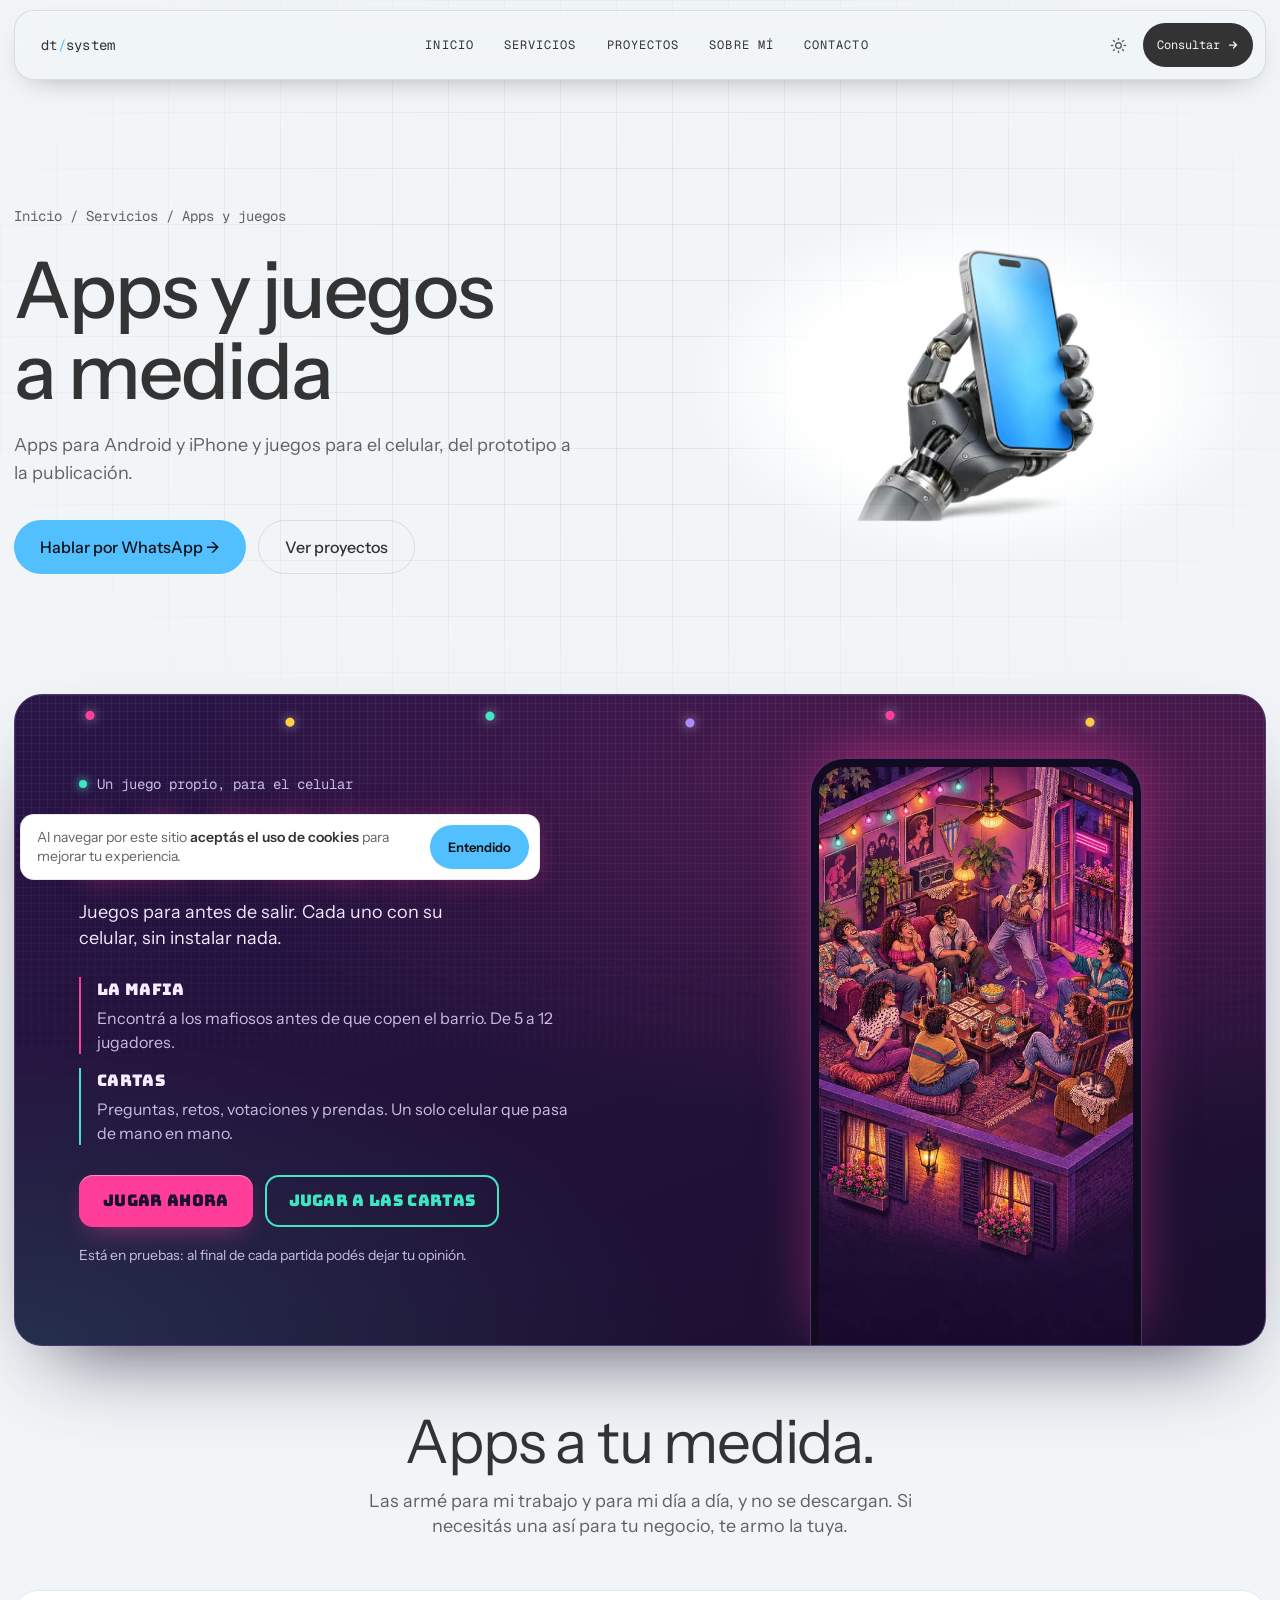
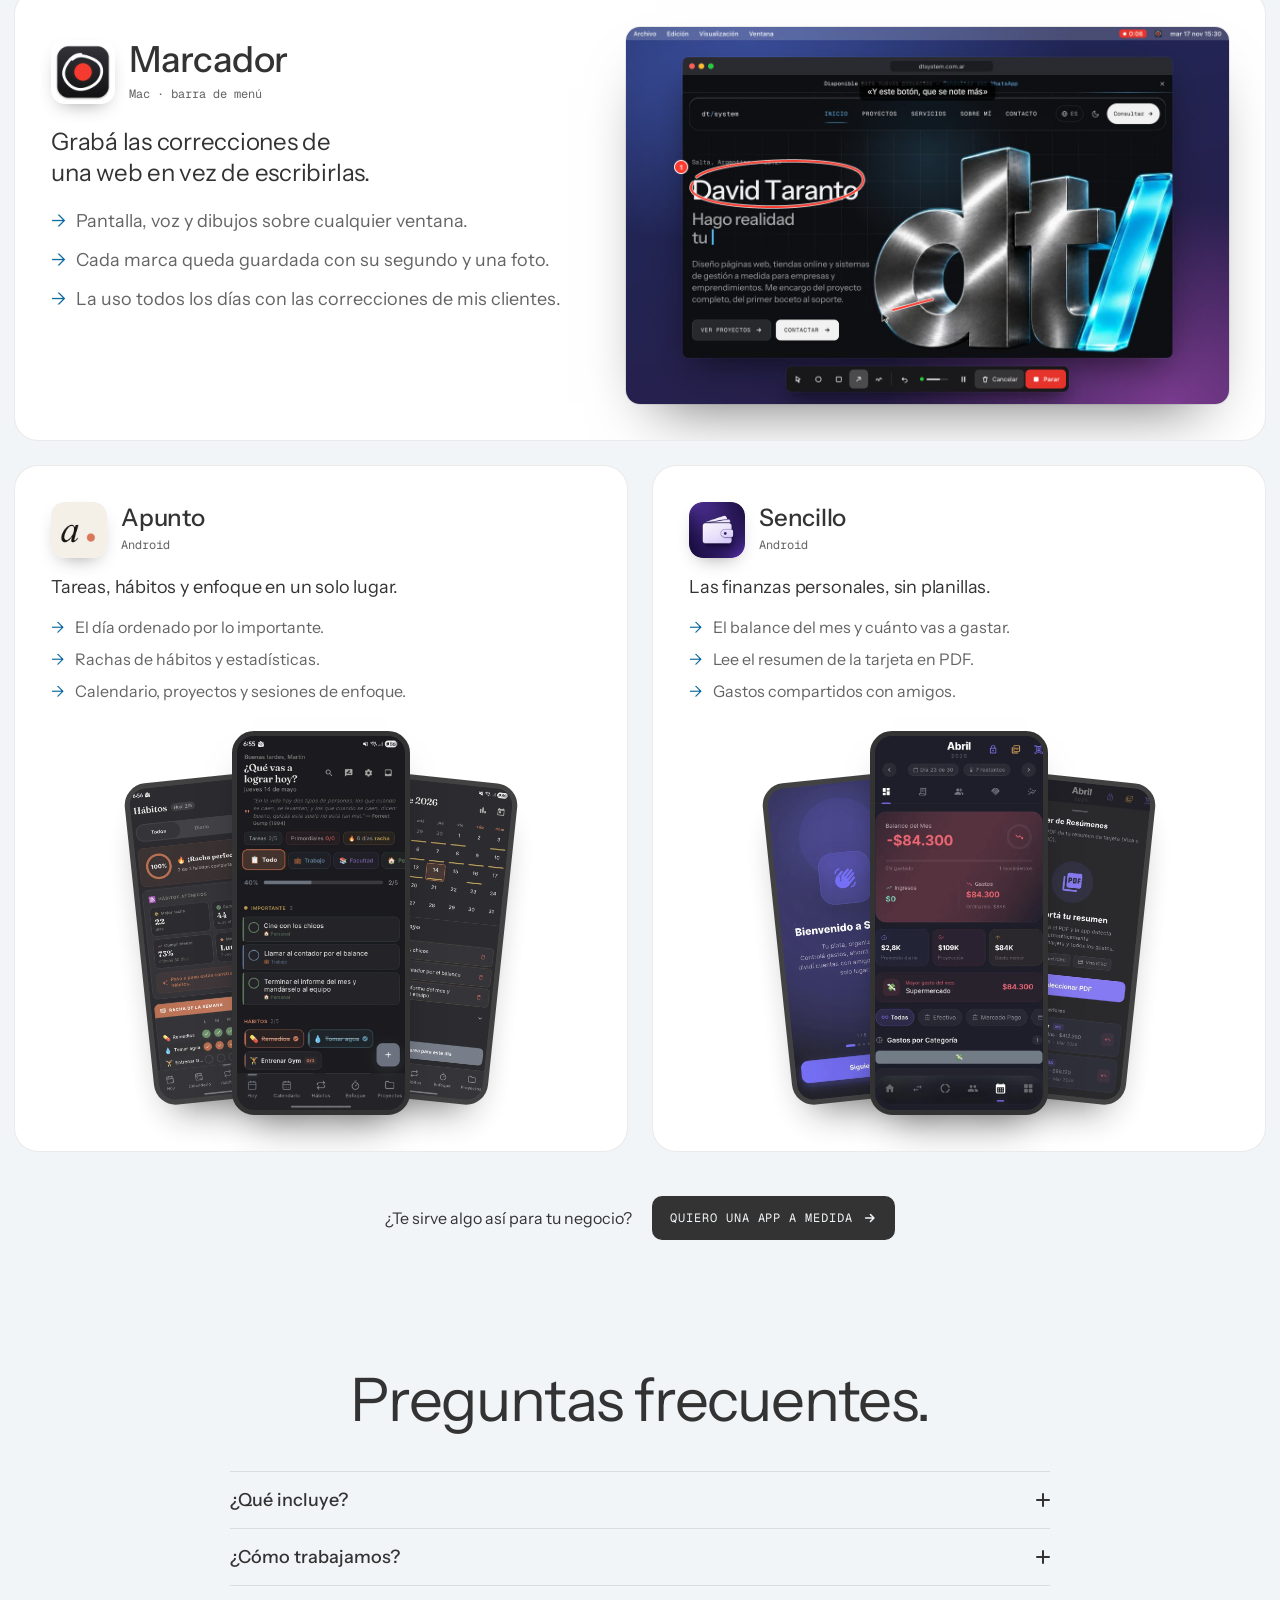
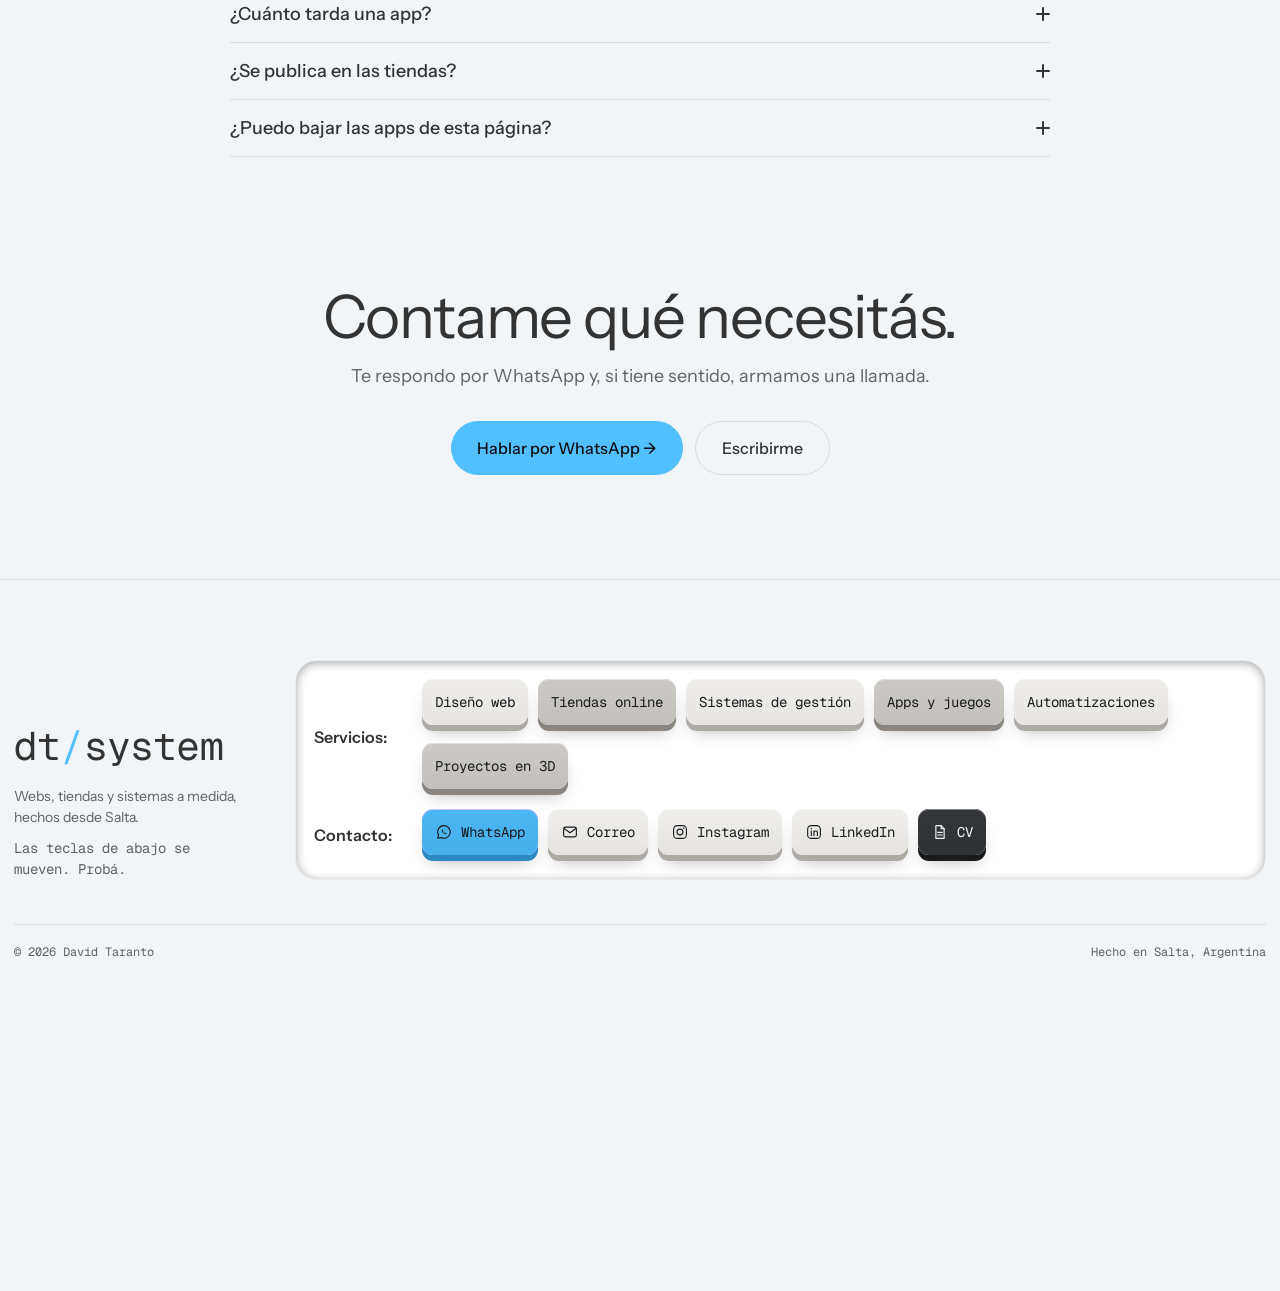
<file: apps-y-juegos/index.html>
<!DOCTYPE html>
<html lang="es" data-theme="light">
<head>
  <meta charset="UTF-8">
  <meta name="viewport" content="width=device-width, initial-scale=1, viewport-fit=cover">
  <meta name="color-scheme" content="light dark">
  <title>Apps y juegos a medida para Android y iPhone | DT System</title>
  <meta name="description" content="Apps para Android y iPhone y juegos para el celular, hechos a medida. Del prototipo a la publicación. David Taranto, Salta, Argentina.">
  <link rel="canonical" href="https://dtsystem.com.ar/apps-y-juegos/">
  <meta property="og:type" content="website">
  <meta property="og:title" content="Apps y juegos a medida · DT System">
  <meta property="og:description" content="Apps para Android y iPhone y juegos para el celular, hechos a medida. Del prototipo a la publicación. David Taranto, Salta, Argentina.">
  <meta property="og:url" content="https://dtsystem.com.ar/apps-y-juegos/">
  <meta property="og:site_name" content="DT System">
  <meta property="og:locale" content="es_AR">
  <meta property="og:image" content="https://dtsystem.com.ar/assets/og.png?v=20261121c">
  <meta property="og:image:width" content="1200">
  <meta property="og:image:height" content="630">
  <meta name="twitter:card" content="summary_large_image">
  <link rel="icon" href="/assets/brand/favicon-64.png?v=2" type="image/png" sizes="64x64">
  <link rel="apple-touch-icon" href="/assets/brand/logo-dt.png?v=2">
  <link rel="preconnect" href="https://fonts.googleapis.com">
  <link rel="preconnect" href="https://fonts.gstatic.com" crossorigin>
  <link rel="stylesheet" href="https://fonts.googleapis.com/css2?family=Instrument+Sans:wght@400;500;700&family=Geist+Mono:wght@400;700&display=swap">
  <link rel="stylesheet" href="https://fonts.googleapis.com/css2?family=Bungee&text=ABCDEFGHIJKLMNOPQRSTUVWXYZ%C3%81%C3%89%C3%8D%C3%93%C3%9A%C3%91%20&display=swap">
  <link rel="stylesheet" href="/styles.css?v=20261121c">
  <link rel="stylesheet" href="/celular.css?v=20261121c" media="(max-width: 720px)">
  <script>
    (function () {
      var t = null; try { t = localStorage.getItem("dt-theme"); } catch (e) {}
      document.documentElement.dataset.theme = t || (matchMedia("(prefers-color-scheme: dark)").matches ? "dark" : "light");
    })();
  </script>
  <script type="application/ld+json">{"@context": "https://schema.org", "@type": "Service", "name": "Apps y juegos a medida", "serviceType": "Apps y juegos", "description": "Apps para Android y iPhone y juegos para el celular, hechos a medida. Del prototipo a la publicación. David Taranto, Salta, Argentina.", "url": "https://dtsystem.com.ar/apps-y-juegos/", "areaServed": [{"@type": "Country", "name": "Argentina"}], "provider": {"@type": "ProfessionalService", "name": "DT System", "url": "https://dtsystem.com.ar/", "founder": {"@type": "Person", "name": "David Taranto"}, "address": {"@type": "PostalAddress", "addressLocality": "Salta", "addressCountry": "AR"}}}</script>
  <script type="application/ld+json">{"@context": "https://schema.org", "@type": "BreadcrumbList", "itemListElement": [{"@type": "ListItem", "position": 1, "name": "Inicio", "item": "https://dtsystem.com.ar/"}, {"@type": "ListItem", "position": 2, "name": "Apps y juegos", "item": "https://dtsystem.com.ar/apps-y-juegos/"}]}</script>
  <script type="application/ld+json">{"@context": "https://schema.org", "@type": "FAQPage", "mainEntity": [{"@type": "Question", "name": "¿Qué incluye?", "acceptedAnswer": {"@type": "Answer", "text": "Un prototipo para tocar en el celular, la app terminada para Android y iPhone, tus datos donde decidas y ajustes después de publicarla."}}, {"@type": "Question", "name": "¿Cómo trabajamos?", "acceptedAnswer": {"@type": "Answer", "text": "Primero charlamos. Te paso un presupuesto por etapas, con lo que incluye, el plazo y el pago en tres partes. Al cerrar cada etapa ves esa parte funcionando, y al final te dejo todo andando y te muestro cómo usarlo."}}, {"@type": "Question", "name": "¿Cuánto tarda una app?", "acceptedAnswer": {"@type": "Answer", "text": "Depende del alcance. Antes de empezar te paso un presupuesto por etapas, con el plazo de cada una."}}, {"@type": "Question", "name": "¿Se publica en las tiendas?", "acceptedAnswer": {"@type": "Answer", "text": "Si la app lo necesita, sí: en Google Play y en el App Store, a nombre tuyo."}}, {"@type": "Question", "name": "¿Puedo bajar las apps de esta página?", "acceptedAnswer": {"@type": "Answer", "text": "No: son de uso propio y te las muestro para que veas cómo trabajo. La Previa sí se juega desde el navegador."}}]}</script>
</head>
<body class="svc-page">
  <a class="skip" href="#main">Saltar al contenido</a>
  <div class="fx" aria-hidden="true"><div class="fx-grid"></div></div>
  <div class="top">
    <header class="hdr">
      <div class="hdr-pill">
        <a class="logo" href="/">dt<b>/</b>system</a>
        <nav class="nav" aria-label="Principal">
          <a href="/"><span class="nl"><span>Inicio</span><span aria-hidden="true">Inicio</span></span></a>
          <a href="/#servicios"><span class="nl"><span>Servicios</span><span aria-hidden="true">Servicios</span></span></a>
          <a href="/#proyectos"><span class="nl"><span>Proyectos</span><span aria-hidden="true">Proyectos</span></span></a>
          <a href="/#sobre-mi"><span class="nl"><span>Sobre mí</span><span aria-hidden="true">Sobre mí</span></span></a>
          <a href="/#contacto"><span class="nl"><span>Contacto</span><span aria-hidden="true">Contacto</span></span></a>
        </nav>
      <div class="hdr-right">
        <button class="tgl" id="themeToggle" aria-label="Cambiar tema claro/oscuro">
          <svg class="sun" width="17" height="17" viewBox="0 0 24 24" fill="none" stroke="currentColor" stroke-width="2" stroke-linecap="round"><circle cx="12" cy="12" r="4"/><path d="M12 2v2m0 16v2M4.9 4.9l1.4 1.4m11.4 11.4 1.4 1.4M2 12h2m16 0h2M4.9 19.1l1.4-1.4m11.4-11.4 1.4-1.4"/></svg>
          <svg class="moon" width="17" height="17" viewBox="0 0 24 24" fill="none" stroke="currentColor" stroke-width="2" stroke-linecap="round" stroke-linejoin="round"><path d="M21 12.8A9 9 0 1 1 11.2 3a7 7 0 0 0 9.8 9.8Z"/></svg>
        </button>
        <a class="hdr-cta" href="https://wa.me/5493875454070" target="_blank" rel="noopener"><span>Consultar</span>
          <svg width="12" height="12" viewBox="0 0 24 24" fill="none" stroke="currentColor" stroke-width="2.5" stroke-linecap="round"><path d="M5 12h14m-6-6 6 6-6 6"/></svg>
        </a>
        <details class="menu">
          <summary aria-label="Abrir menú">
            <svg class="ico-abrir" width="19" height="19" viewBox="0 0 24 24" fill="none" stroke="currentColor" stroke-width="2" stroke-linecap="round" aria-hidden="true"><path d="M4 7h16M4 12h16M4 17h16"/></svg>
            <svg class="ico-cerrar" width="19" height="19" viewBox="0 0 24 24" fill="none" stroke="currentColor" stroke-width="2" stroke-linecap="round" aria-hidden="true"><path d="M18 6 6 18M6 6l12 12"/></svg>
          </summary>
          <div class="menu-pop">
            <a href="/" style="--i:0">Inicio</a>
            <a href="/#servicios" style="--i:1">Servicios</a>
            <a href="/#proyectos" style="--i:2">Proyectos</a>
            <a href="/#sobre-mi" style="--i:3">Sobre mí</a>
            <a href="/#contacto" style="--i:4">Contacto</a>
          </div>
        </details>
      </div>
      </div>
    </header>
  </div>

  <main id="main">
    <section class="svc-hero">
      <div class="wrap svc-hero-in">
        <div class="svc-hero-txt">
        <nav class="svc-bread" aria-label="Ruta"><a href="/">Inicio</a> <span aria-hidden="true">/</span> <a href="/#servicios">Servicios</a> <span aria-hidden="true">/</span> <span aria-current="page">Apps y juegos</span></nav>
        <h1 class="svc-h1">Apps y juegos a medida</h1>
        <p class="svc-lead">Apps para Android y iPhone y juegos para el celular, del prototipo a la publicación.</p>
        <div class="svc-ctas">
          <a class="btn btn-pri" href="https://wa.me/5493875454070?text=Hola%20David%2C%20quiero%20consultar%20por%20una%20app." target="_blank" rel="noopener">Hablar por WhatsApp →</a>
          <a class="btn btn-sec" href="#casos">Ver proyectos</a>
        </div>
        </div>
        <div class="svc-obj-caja" aria-hidden="true">
          <video class="svc-obj" data-obj="app" width="960" height="600" muted loop playsinline preload="none" poster="/assets/srv/app-claro.jpg"></video>
        </div>
      </div>
    </section>


    <section class="svc-sec svc-bloque" id="casos">
<div class="previa-sec" id="la-previa">
          <div class="wrap">
            <div class="previa" data-rv="up">
              <div class="previa-txt">
                <p class="previa-tag"><span class="previa-punto" aria-hidden="true"></span><span data-i18n="pv_tag">Un juego propio, para el celular</span></p>
                <h2 class="previa-h" id="previaH">La Previa</h2>
                <p class="previa-sub" data-i18n="pv_sub">Juegos para antes de salir. Cada uno con su celular, sin instalar nada.</p>
                <ul class="previa-modos">
                  <li><a href="https://la-previa.dtsystem.com.ar/" target="_blank" rel="noopener"><b>La Mafia</b></a><span data-i18n="pv_m1">Encontrá a los mafiosos antes de que copen el barrio. De 5 a 12 jugadores.</span></li>
                  <li><a href="https://la-previa.dtsystem.com.ar/cartas.html" target="_blank" rel="noopener"><b data-i18n="pv_m2h">Cartas</b></a><span data-i18n="pv_m2">Preguntas, retos, votaciones y prendas. Un solo celular que pasa de mano en mano.</span></li>
                </ul>
                <div class="previa-ctas">
                  <a class="previa-btn" href="https://la-previa.dtsystem.com.ar/" target="_blank" rel="noopener" data-i18n="pv_cta">Jugar ahora</a>
                  <a class="previa-btn2" href="https://la-previa.dtsystem.com.ar/cartas.html" target="_blank" rel="noopener" data-i18n="pv_cta2">Jugar a las cartas</a>
                </div>
                <p class="previa-nota" data-i18n="pv_nota">Está en pruebas: al final de cada partida podés dejar tu opinión.</p>
              </div>
              <a class="previa-vista" href="https://la-previa.dtsystem.com.ar/" target="_blank" rel="noopener" tabindex="-1" aria-hidden="true">
                <span class="previa-pantalla">
                  <video class="previa-vid" muted loop playsinline preload="none" poster="/assets/previa/escena-previa.webp" width="540" height="958" data-src="/assets/previa/escena-previa.mp4"></video>
                </span>
              </a>
            </div>
          </div>
        </div>

        <!-- ============ 3c. APPS A MEDIDA ============
             Pedido de David (17/11): sus apps propias, tipo publicidad, sin
             descarga: invitan a pedir una a medida. Marcador va con una
             animacion (no es una grabacion real: armada desde su interfaz);
             en las capturas de Apunto y Sencillo los datos son inventados. -->
        <div class="apps-sec" id="apps">
          <div class="wrap">
            <div class="sec-head" data-rv="up">
              <h2 class="h2" id="appsH" data-i18n="ap_h">Apps a tu medida.</h2>
              <p class="sub" data-i18n="ap_sub">Las armé para mi trabajo y para mi día a día, y no se descargan. Si necesitás una así para tu negocio, te armo la tuya.</p>
            </div>

            <article class="app app-ancha" data-rv="up">
              <div class="app-txt">
                <div class="app-cab"><img class="app-ico" src="/assets/apps/icono-marcador.png" width="160" height="160" alt="">
                  <div><h3>Marcador</h3><span class="app-plat" data-i18n="ap_m_plat">Mac · barra de menú</span></div></div>
                <p class="app-lema" data-i18n="ap_m_lema">Grabá las correcciones de una web en vez de escribirlas.</p>
                <ul class="app-lista">
                  <li data-i18n="ap_m_1">Pantalla, voz y dibujos sobre cualquier ventana.</li>
                  <li data-i18n="ap_m_2">Cada marca queda guardada con su segundo y una foto.</li>
                  <li data-i18n="ap_m_3">La uso todos los días con las correcciones de mis clientes.</li>
                </ul>
              </div>
              <div class="app-mac" aria-hidden="true">
                <video class="app-vid" muted loop playsinline preload="none" poster="/assets/apps/marcador.jpg" width="1280" height="800" data-src="/assets/apps/marcador.mp4" data-src-cel="/assets/apps/marcador-cel.mp4"></video>
              </div>
            </article>

            <div class="apps-par">
              <article class="app" data-rv="up">
                <div class="app-cab"><img class="app-ico recorte" src="/assets/apps/icono-apunto.png?v=2" width="160" height="160" alt="">
                  <div><h3>Apunto</h3><span class="app-plat">Android</span></div></div>
                <p class="app-lema" data-i18n="ap_a_lema">Tareas, hábitos y enfoque en un solo lugar.</p>
                <ul class="app-lista">
                  <li data-i18n="ap_a_1">El día ordenado por lo importante.</li>
                  <li data-i18n="ap_a_2">Rachas de hábitos y estadísticas.</li>
                  <li data-i18n="ap_a_3">Calendario, proyectos y sesiones de enfoque.</li>
                </ul>
                <div class="app-tels" aria-hidden="true">
                  <span class="app-tel lado"><img src="/assets/apps/anotalo-habitos.webp" width="540" height="1170" alt="" loading="lazy" decoding="async"></span>
                  <span class="app-tel"><img src="/assets/apps/anotalo-hoy.webp" width="540" height="1170" alt="" loading="lazy" decoding="async"></span>
                  <span class="app-tel lado"><img src="/assets/apps/anotalo-calendario.webp" width="540" height="1170" alt="" loading="lazy" decoding="async"></span>
                </div>
              </article>
              <article class="app" data-rv="up">
                <div class="app-cab"><img class="app-ico recorte" src="/assets/apps/icono-sencillo.png" width="160" height="160" alt="">
                  <div><h3>Sencillo</h3><span class="app-plat">Android</span></div></div>
                <p class="app-lema" data-i18n="ap_s_lema">Las finanzas personales, sin planillas.</p>
                <ul class="app-lista">
                  <li data-i18n="ap_s_1">El balance del mes y cuánto vas a gastar.</li>
                  <li data-i18n="ap_s_2">Lee el resumen de la tarjeta en PDF.</li>
                  <li data-i18n="ap_s_3">Gastos compartidos con amigos.</li>
                </ul>
                <div class="app-tels" aria-hidden="true">
                  <span class="app-tel lado"><img src="/assets/apps/sencillo-inicio.webp" width="540" height="1170" alt="" loading="lazy" decoding="async"></span>
                  <span class="app-tel"><img src="/assets/apps/sencillo-balance.webp" width="540" height="1170" alt="" loading="lazy" decoding="async"></span>
                  <span class="app-tel lado"><img src="/assets/apps/sencillo-escaner.webp" width="540" height="1170" alt="" loading="lazy" decoding="async"></span>
                </div>
              </article>
            </div>

            <div class="apps-pie" data-rv="up">
              <p data-i18n="ap_pie">¿Te sirve algo así para tu negocio?</p>
              <a class="pill pill-oscuro apps-cta" href="/#contacto" data-tipo="App móvil"><span class="pill-txt"><span data-i18n="ap_cta">Quiero una app a medida</span></span><svg class="pill-fl" viewBox="0 0 16 16" width="14" height="14" aria-hidden="true" focusable="false"><path d="M3 8h9M8.5 4l4 4-4 4" fill="none" stroke="currentColor" stroke-width="1.8" stroke-linecap="round" stroke-linejoin="round"/></svg></a>
            </div>
          </div>
        </div>
    </section>

    <section class="svc-sec">
      <div class="wrap">
        <h2 class="h2">Preguntas frecuentes.</h2>
        <div class="faq-list svc-faq">
          <details class="faq-item">
            <summary><span>¿Qué incluye?</span><span class="faq-mas" aria-hidden="true"></span></summary>
            <p>Un prototipo para tocar en el celular, la app terminada para Android y iPhone, tus datos donde decidas y ajustes después de publicarla.</p>
          </details>
          <details class="faq-item">
            <summary><span>¿Cómo trabajamos?</span><span class="faq-mas" aria-hidden="true"></span></summary>
            <p>Primero charlamos. Te paso un presupuesto por etapas, con lo que incluye, el plazo y el pago en tres partes. Al cerrar cada etapa ves esa parte funcionando, y al final te dejo todo andando y te muestro cómo usarlo.</p>
          </details>
          <details class="faq-item">
            <summary><span>¿Cuánto tarda una app?</span><span class="faq-mas" aria-hidden="true"></span></summary>
            <p>Depende del alcance. Antes de empezar te paso un presupuesto por etapas, con el plazo de cada una.</p>
          </details>
          <details class="faq-item">
            <summary><span>¿Se publica en las tiendas?</span><span class="faq-mas" aria-hidden="true"></span></summary>
            <p>Si la app lo necesita, sí: en Google Play y en el App Store, a nombre tuyo.</p>
          </details>
          <details class="faq-item">
            <summary><span>¿Puedo bajar las apps de esta página?</span><span class="faq-mas" aria-hidden="true"></span></summary>
            <p>No: son de uso propio y te las muestro para que veas cómo trabajo. La Previa sí se juega desde el navegador.</p>
          </details>
        </div>
      </div>
    </section>

    <section class="svc-sec svc-fin">
      <div class="wrap">
        <h2 class="h2">Contame qué necesitás.</h2>
        <p class="sub">Te respondo por WhatsApp y, si tiene sentido, armamos una llamada.</p>
        <div class="svc-ctas">
          <a class="btn btn-pri" href="https://wa.me/5493875454070?text=Hola%20David%2C%20quiero%20consultar%20por%20una%20app." target="_blank" rel="noopener">Hablar por WhatsApp →</a>
          <a class="btn btn-sec" href="/#contacto">Escribirme</a>
        </div>
      </div>
    </section>
  </main>

  <footer class="footer">
    <div class="wrap">
      <div class="footer-cols pie-teclado">
        <div class="f-brand">
          <a class="logo pie-logo" href="/">dt<b>/</b>system</a>
          <p>Webs, tiendas y sistemas a medida, hechos desde Salta.</p>
          <p class="pie-juego">Las teclas de abajo se mueven. Probá.</p>
        </div>
        <nav class="teclado" aria-label="Pie">
          <div class="fila">
            <h3 class="fila-n">Servicios</h3>
            <div class="fila-teclas">
              <a class="tecla" href="/diseno-web/">Diseño web</a>
              <a class="tecla t-gris" href="/tiendas-online/">Tiendas online</a>
              <a class="tecla" href="/sistemas-de-gestion/">Sistemas de gestión</a>
              <a class="tecla t-gris" href="/apps-y-juegos/" aria-current="page">Apps y juegos</a>
              <a class="tecla" href="/automatizaciones/">Automatizaciones</a>
              <a class="tecla t-gris" href="/proyectos-3d/">Proyectos en 3D</a>
            </div>
          </div>
          <div class="fila">
            <h3 class="fila-n">Contacto</h3>
            <div class="fila-teclas">
              <a class="tecla t-celeste" href="https://wa.me/5493875454070" target="_blank" rel="noopener"><svg viewBox="0 0 24 24" width="18" height="18" aria-hidden="true" focusable="false" fill="none" stroke="currentColor" stroke-width="1.5" stroke-linecap="round" stroke-linejoin="round"><path d="M12 3.5a8.4 8.4 0 0 0-7.3 12.6L3.6 20.4l4.4-1.1A8.4 8.4 0 1 0 12 3.5z"/><path fill="currentColor" stroke="none" transform="translate(8.05 7.95) scale(.33)" d="M20 15.4c-1.2 0-2.4-.2-3.5-.6a1 1 0 0 0-1 .3l-1.6 2c-2.8-1.4-5.5-3.9-6.9-6.9l2-1.7c.3-.3.3-.7.2-1-.4-1.1-.6-2.3-.6-3.5 0-.5-.4-1-1-1H4.2C3.6 3 3 3.2 3 4c0 9.3 7.7 17 17 17 .7 0 1-.6 1-1.2v-3.4c0-.6-.5-1-1-1z"/></svg><span>WhatsApp</span></a>
              <a class="tecla" href="mailto:contacto@dtsystem.com.ar"><svg viewBox="0 0 24 24" width="18" height="18" aria-hidden="true" focusable="false" fill="none" stroke="currentColor" stroke-width="1.5" stroke-linecap="round" stroke-linejoin="round"><rect x="3.5" y="5.5" width="17" height="13" rx="2.5"/><path d="M4.6 7.6 12 13l7.4-5.4"/></svg><span>Correo</span></a>
              <a class="tecla" href="https://www.instagram.com/david.taranto/" target="_blank" rel="noopener"><svg viewBox="0 0 24 24" width="18" height="18" aria-hidden="true" focusable="false" fill="none" stroke="currentColor" stroke-width="1.5" stroke-linecap="round" stroke-linejoin="round"><rect x="3.5" y="3.5" width="17" height="17" rx="5"/><circle cx="12" cy="12" r="3.9"/><circle cx="17.1" cy="6.9" r=".95" fill="currentColor" stroke="none"/></svg><span>Instagram</span></a>
              <a class="tecla" href="https://www.linkedin.com/in/david-taranto/" target="_blank" rel="noopener"><svg viewBox="0 0 24 24" width="18" height="18" aria-hidden="true" focusable="false" fill="none" stroke="currentColor" stroke-width="1.5" stroke-linecap="round" stroke-linejoin="round"><rect x="3.5" y="3.5" width="17" height="17" rx="5"/><path d="M8.4 10.6v5.9M11.9 16.5v-5.9M11.9 13.3c0-1.6 1.1-2.7 2.45-2.7s2.2 1 2.2 2.55v3.35"/><circle cx="8.4" cy="7.75" r=".95" fill="currentColor" stroke="none"/></svg><span>LinkedIn</span></a>
              <a class="tecla t-grafito" href="/cv/"><svg viewBox="0 0 24 24" width="18" height="18" aria-hidden="true" focusable="false" fill="none" stroke="currentColor" stroke-width="1.5" stroke-linecap="round" stroke-linejoin="round"><path d="M6.5 3.5h7l4 4v13h-11z"/><path d="M13.5 3.5v4h4M9 12.5h6M9 16h6"/></svg><span>CV</span></a>
            </div>
          </div>
        </nav>
      </div>
      <div class="footer-bottom">
        <span>© 2026 David Taranto</span>
        <span class="made">Hecho en Salta, Argentina</span>
      </div>
    </div>
  </footer>
  <script>
    document.getElementById("themeToggle").addEventListener("click", function () {
      var t = document.documentElement.dataset.theme === "dark" ? "light" : "dark";
      document.documentElement.dataset.theme = t;
      try { localStorage.setItem("dt-theme", t); } catch (e) {}
    });
  </script>
  <script src="/servicios.js?v=20261121c" defer></script>
  <script src="/previas.js?v=20261121c" defer></script>
  <script src="/teclas.js?v=20261121c" defer></script>
  <script src="/medicion.js?v=20261121c" defer></script>
</body>
</html>
</file>
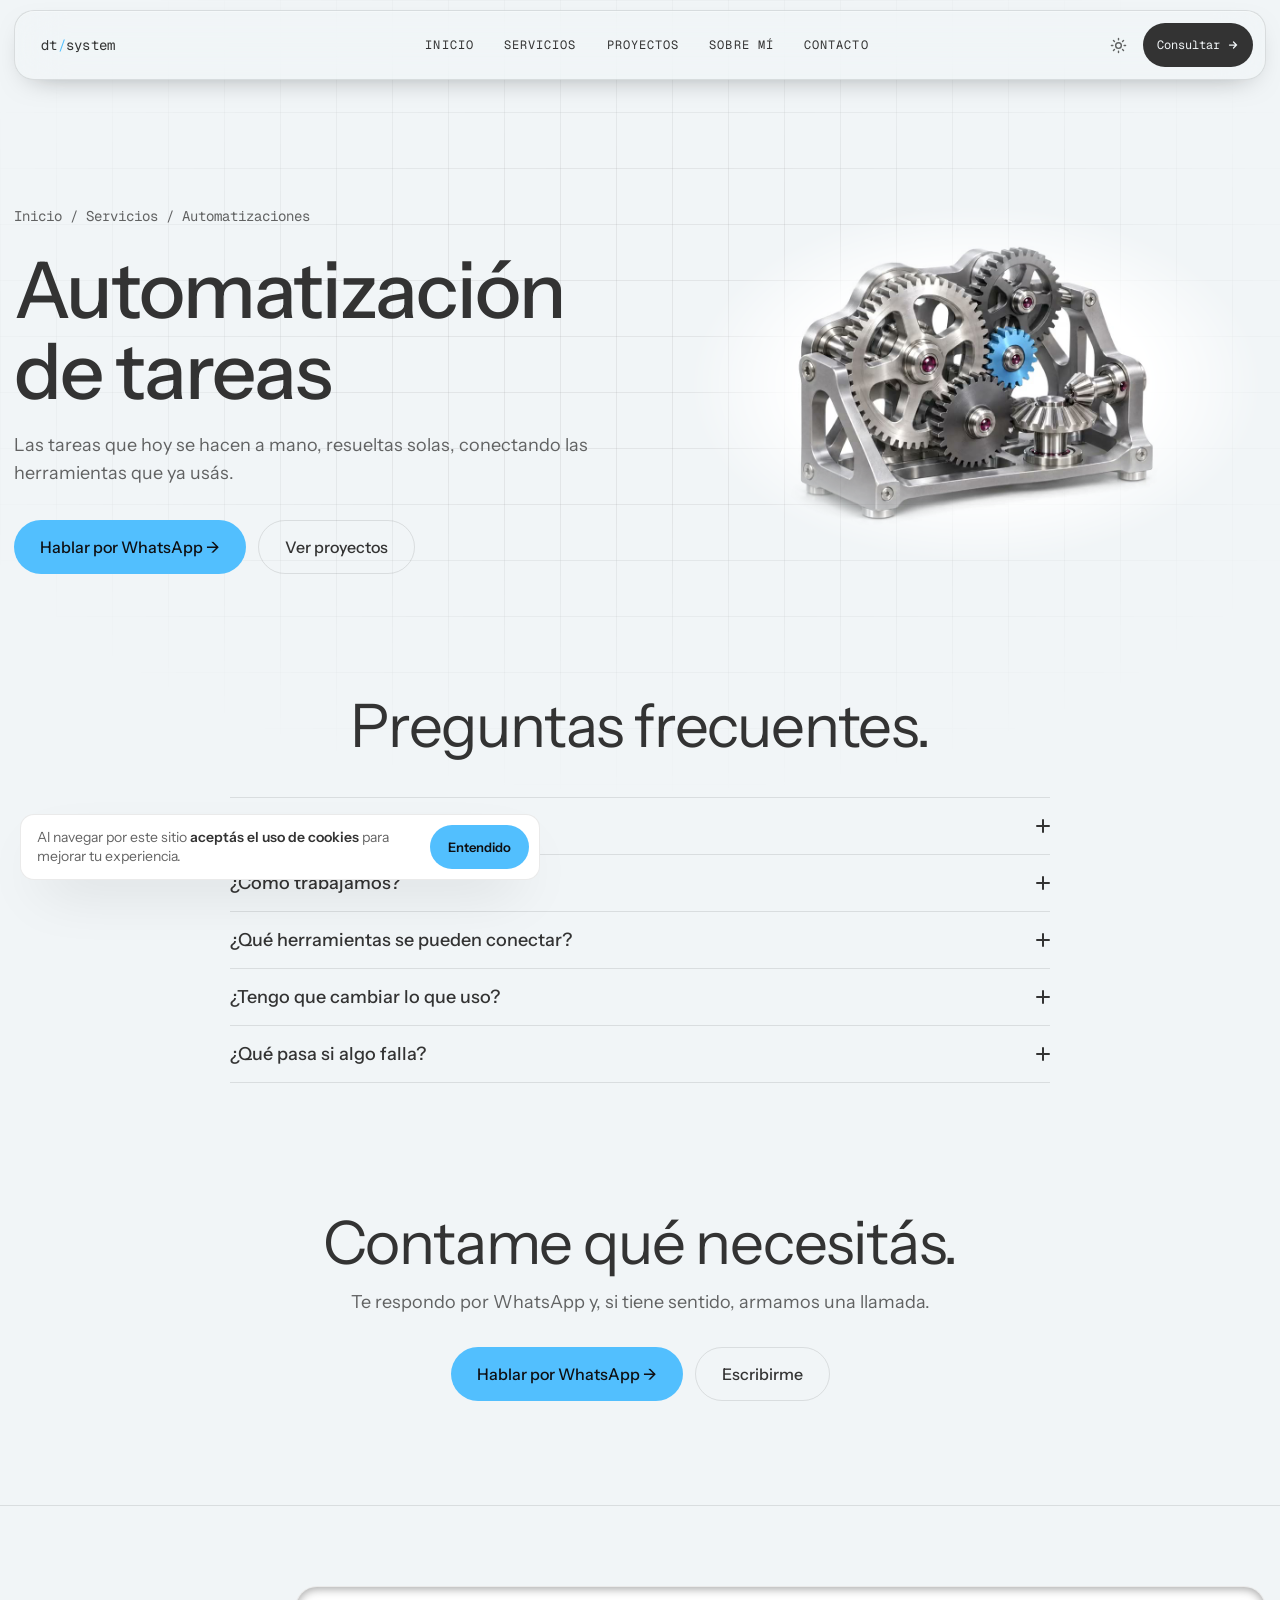
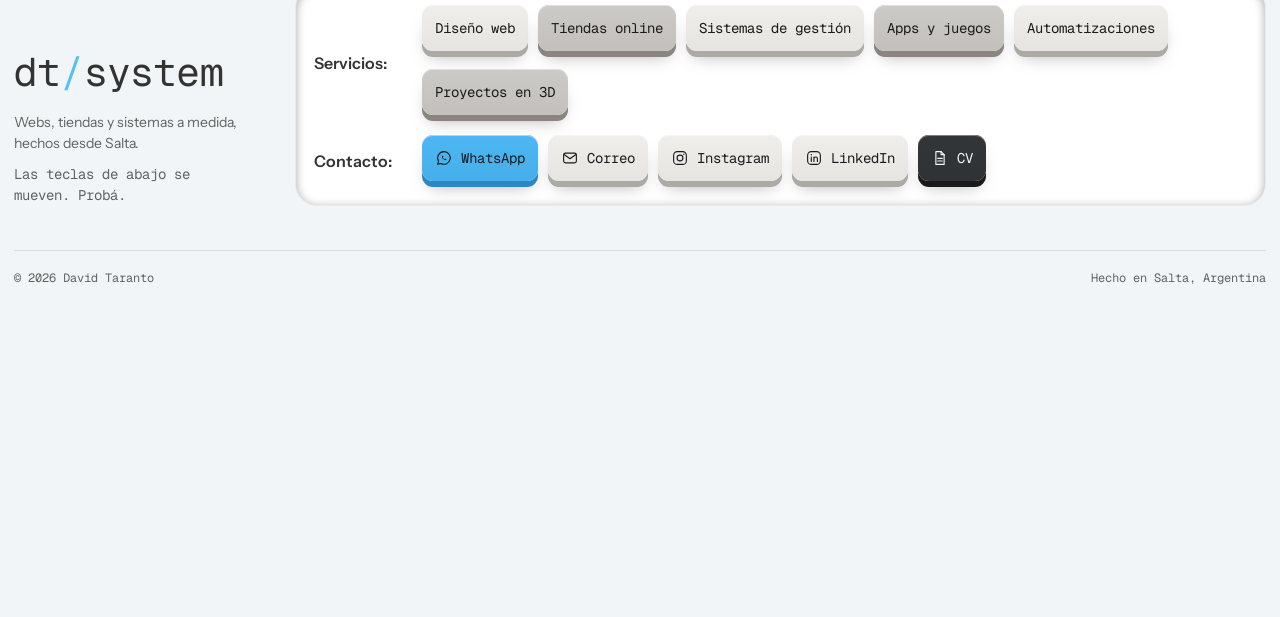
<file: automatizaciones/index.html>
<!DOCTYPE html>
<html lang="es" data-theme="light">
<head>
  <meta charset="UTF-8">
  <meta name="viewport" content="width=device-width, initial-scale=1, viewport-fit=cover">
  <meta name="color-scheme" content="light dark">
  <title>Automatización de tareas para empresas | DT System, Salta</title>
  <meta name="description" content="Automatización de tareas repetitivas: correos, planillas, avisos, reportes y conexión entre las herramientas que ya usás. David Taranto, Salta, Argentina.">
  <link rel="canonical" href="https://dtsystem.com.ar/automatizaciones/">
  <meta property="og:type" content="website">
  <meta property="og:title" content="Automatización de tareas · DT System">
  <meta property="og:description" content="Automatización de tareas repetitivas: correos, planillas, avisos, reportes y conexión entre las herramientas que ya usás. David Taranto, Salta, Argentina.">
  <meta property="og:url" content="https://dtsystem.com.ar/automatizaciones/">
  <meta property="og:site_name" content="DT System">
  <meta property="og:locale" content="es_AR">
  <meta property="og:image" content="https://dtsystem.com.ar/assets/og.png?v=20261121c">
  <meta property="og:image:width" content="1200">
  <meta property="og:image:height" content="630">
  <meta name="twitter:card" content="summary_large_image">
  <link rel="icon" href="/assets/brand/favicon-64.png?v=2" type="image/png" sizes="64x64">
  <link rel="apple-touch-icon" href="/assets/brand/logo-dt.png?v=2">
  <link rel="preconnect" href="https://fonts.googleapis.com">
  <link rel="preconnect" href="https://fonts.gstatic.com" crossorigin>
  <link rel="stylesheet" href="https://fonts.googleapis.com/css2?family=Instrument+Sans:wght@400;500;700&family=Geist+Mono:wght@400;700&display=swap">
  <link rel="stylesheet" href="https://fonts.googleapis.com/css2?family=Bungee&text=ABCDEFGHIJKLMNOPQRSTUVWXYZ%C3%81%C3%89%C3%8D%C3%93%C3%9A%C3%91%20&display=swap">
  <link rel="stylesheet" href="/styles.css?v=20261121c">
  <link rel="stylesheet" href="/celular.css?v=20261121c" media="(max-width: 720px)">
  <script>
    (function () {
      var t = null; try { t = localStorage.getItem("dt-theme"); } catch (e) {}
      document.documentElement.dataset.theme = t || (matchMedia("(prefers-color-scheme: dark)").matches ? "dark" : "light");
    })();
  </script>
  <script type="application/ld+json">{"@context": "https://schema.org", "@type": "Service", "name": "Automatización de tareas", "serviceType": "Automatizaciones", "description": "Automatización de tareas repetitivas: correos, planillas, avisos, reportes y conexión entre las herramientas que ya usás. David Taranto, Salta, Argentina.", "url": "https://dtsystem.com.ar/automatizaciones/", "areaServed": [{"@type": "Country", "name": "Argentina"}], "provider": {"@type": "ProfessionalService", "name": "DT System", "url": "https://dtsystem.com.ar/", "founder": {"@type": "Person", "name": "David Taranto"}, "address": {"@type": "PostalAddress", "addressLocality": "Salta", "addressCountry": "AR"}}}</script>
  <script type="application/ld+json">{"@context": "https://schema.org", "@type": "BreadcrumbList", "itemListElement": [{"@type": "ListItem", "position": 1, "name": "Inicio", "item": "https://dtsystem.com.ar/"}, {"@type": "ListItem", "position": 2, "name": "Automatizaciones", "item": "https://dtsystem.com.ar/automatizaciones/"}]}</script>
  <script type="application/ld+json">{"@context": "https://schema.org", "@type": "FAQPage", "mainEntity": [{"@type": "Question", "name": "¿Qué incluye?", "acceptedAnswer": {"@type": "Answer", "text": "Un relevamiento de las tareas que se repiten, los flujos armados con tus herramientas, avisos y reportes automáticos, un registro de cada ejecución y ajustes después de entregar."}}, {"@type": "Question", "name": "¿Cómo trabajamos?", "acceptedAnswer": {"@type": "Answer", "text": "Primero charlamos. Te paso un presupuesto por etapas, con lo que incluye, el plazo y el pago en tres partes. Al cerrar cada etapa ves esa parte funcionando, y al final te dejo todo andando y te muestro cómo usarlo."}}, {"@type": "Question", "name": "¿Qué herramientas se pueden conectar?", "acceptedAnswer": {"@type": "Answer", "text": "Casi todas las que tienen acceso por internet: Gmail, Outlook, Excel, Google Sheets, Teams, formularios, CRM y sistemas propios."}}, {"@type": "Question", "name": "¿Tengo que cambiar lo que uso?", "acceptedAnswer": {"@type": "Answer", "text": "No. La idea es conectar lo que ya usás, no reemplazarlo."}}, {"@type": "Question", "name": "¿Qué pasa si algo falla?", "acceptedAnswer": {"@type": "Answer", "text": "Cada flujo deja registro y avisa cuando algo no sale, así se corrige antes de que se note."}}]}</script>
</head>
<body class="svc-page">
  <a class="skip" href="#main">Saltar al contenido</a>
  <div class="fx" aria-hidden="true"><div class="fx-grid"></div></div>
  <div class="top">
    <header class="hdr">
      <div class="hdr-pill">
        <a class="logo" href="/">dt<b>/</b>system</a>
        <nav class="nav" aria-label="Principal">
          <a href="/"><span class="nl"><span>Inicio</span><span aria-hidden="true">Inicio</span></span></a>
          <a href="/#servicios"><span class="nl"><span>Servicios</span><span aria-hidden="true">Servicios</span></span></a>
          <a href="/#proyectos"><span class="nl"><span>Proyectos</span><span aria-hidden="true">Proyectos</span></span></a>
          <a href="/#sobre-mi"><span class="nl"><span>Sobre mí</span><span aria-hidden="true">Sobre mí</span></span></a>
          <a href="/#contacto"><span class="nl"><span>Contacto</span><span aria-hidden="true">Contacto</span></span></a>
        </nav>
      <div class="hdr-right">
        <button class="tgl" id="themeToggle" aria-label="Cambiar tema claro/oscuro">
          <svg class="sun" width="17" height="17" viewBox="0 0 24 24" fill="none" stroke="currentColor" stroke-width="2" stroke-linecap="round"><circle cx="12" cy="12" r="4"/><path d="M12 2v2m0 16v2M4.9 4.9l1.4 1.4m11.4 11.4 1.4 1.4M2 12h2m16 0h2M4.9 19.1l1.4-1.4m11.4-11.4 1.4-1.4"/></svg>
          <svg class="moon" width="17" height="17" viewBox="0 0 24 24" fill="none" stroke="currentColor" stroke-width="2" stroke-linecap="round" stroke-linejoin="round"><path d="M21 12.8A9 9 0 1 1 11.2 3a7 7 0 0 0 9.8 9.8Z"/></svg>
        </button>
        <a class="hdr-cta" href="https://wa.me/5493875454070" target="_blank" rel="noopener"><span>Consultar</span>
          <svg width="12" height="12" viewBox="0 0 24 24" fill="none" stroke="currentColor" stroke-width="2.5" stroke-linecap="round"><path d="M5 12h14m-6-6 6 6-6 6"/></svg>
        </a>
        <details class="menu">
          <summary aria-label="Abrir menú">
            <svg class="ico-abrir" width="19" height="19" viewBox="0 0 24 24" fill="none" stroke="currentColor" stroke-width="2" stroke-linecap="round" aria-hidden="true"><path d="M4 7h16M4 12h16M4 17h16"/></svg>
            <svg class="ico-cerrar" width="19" height="19" viewBox="0 0 24 24" fill="none" stroke="currentColor" stroke-width="2" stroke-linecap="round" aria-hidden="true"><path d="M18 6 6 18M6 6l12 12"/></svg>
          </summary>
          <div class="menu-pop">
            <a href="/" style="--i:0">Inicio</a>
            <a href="/#servicios" style="--i:1">Servicios</a>
            <a href="/#proyectos" style="--i:2">Proyectos</a>
            <a href="/#sobre-mi" style="--i:3">Sobre mí</a>
            <a href="/#contacto" style="--i:4">Contacto</a>
          </div>
        </details>
      </div>
      </div>
    </header>
  </div>

  <main id="main">
    <section class="svc-hero">
      <div class="wrap svc-hero-in">
        <div class="svc-hero-txt">
        <nav class="svc-bread" aria-label="Ruta"><a href="/">Inicio</a> <span aria-hidden="true">/</span> <a href="/#servicios">Servicios</a> <span aria-hidden="true">/</span> <span aria-current="page">Automatizaciones</span></nav>
        <h1 class="svc-h1">Automatización de tareas</h1>
        <p class="svc-lead">Las tareas que hoy se hacen a mano, resueltas solas, conectando las herramientas que ya usás.</p>
        <div class="svc-ctas">
          <a class="btn btn-pri" href="https://wa.me/5493875454070?text=Hola%20David%2C%20quiero%20consultar%20por%20una%20automatizaci%C3%B3n." target="_blank" rel="noopener">Hablar por WhatsApp →</a>
          <a class="btn btn-sec" href="/#proyectos">Ver proyectos</a>
        </div>
        </div>
        <div class="svc-obj-caja" aria-hidden="true">
          <video class="svc-obj" data-obj="ia" width="960" height="600" muted loop playsinline preload="none" poster="/assets/srv/ia-claro.jpg"></video>
        </div>
      </div>
    </section>


    <section class="svc-sec">
      <div class="wrap">
        <h2 class="h2">Preguntas frecuentes.</h2>
        <div class="faq-list svc-faq">
          <details class="faq-item">
            <summary><span>¿Qué incluye?</span><span class="faq-mas" aria-hidden="true"></span></summary>
            <p>Un relevamiento de las tareas que se repiten, los flujos armados con tus herramientas, avisos y reportes automáticos, un registro de cada ejecución y ajustes después de entregar.</p>
          </details>
          <details class="faq-item">
            <summary><span>¿Cómo trabajamos?</span><span class="faq-mas" aria-hidden="true"></span></summary>
            <p>Primero charlamos. Te paso un presupuesto por etapas, con lo que incluye, el plazo y el pago en tres partes. Al cerrar cada etapa ves esa parte funcionando, y al final te dejo todo andando y te muestro cómo usarlo.</p>
          </details>
          <details class="faq-item">
            <summary><span>¿Qué herramientas se pueden conectar?</span><span class="faq-mas" aria-hidden="true"></span></summary>
            <p>Casi todas las que tienen acceso por internet: Gmail, Outlook, Excel, Google Sheets, Teams, formularios, CRM y sistemas propios.</p>
          </details>
          <details class="faq-item">
            <summary><span>¿Tengo que cambiar lo que uso?</span><span class="faq-mas" aria-hidden="true"></span></summary>
            <p>No. La idea es conectar lo que ya usás, no reemplazarlo.</p>
          </details>
          <details class="faq-item">
            <summary><span>¿Qué pasa si algo falla?</span><span class="faq-mas" aria-hidden="true"></span></summary>
            <p>Cada flujo deja registro y avisa cuando algo no sale, así se corrige antes de que se note.</p>
          </details>
        </div>
      </div>
    </section>

    <section class="svc-sec svc-fin">
      <div class="wrap">
        <h2 class="h2">Contame qué necesitás.</h2>
        <p class="sub">Te respondo por WhatsApp y, si tiene sentido, armamos una llamada.</p>
        <div class="svc-ctas">
          <a class="btn btn-pri" href="https://wa.me/5493875454070?text=Hola%20David%2C%20quiero%20consultar%20por%20una%20automatizaci%C3%B3n." target="_blank" rel="noopener">Hablar por WhatsApp →</a>
          <a class="btn btn-sec" href="/#contacto">Escribirme</a>
        </div>
      </div>
    </section>
  </main>

  <footer class="footer">
    <div class="wrap">
      <div class="footer-cols pie-teclado">
        <div class="f-brand">
          <a class="logo pie-logo" href="/">dt<b>/</b>system</a>
          <p>Webs, tiendas y sistemas a medida, hechos desde Salta.</p>
          <p class="pie-juego">Las teclas de abajo se mueven. Probá.</p>
        </div>
        <nav class="teclado" aria-label="Pie">
          <div class="fila">
            <h3 class="fila-n">Servicios</h3>
            <div class="fila-teclas">
              <a class="tecla" href="/diseno-web/">Diseño web</a>
              <a class="tecla t-gris" href="/tiendas-online/">Tiendas online</a>
              <a class="tecla" href="/sistemas-de-gestion/">Sistemas de gestión</a>
              <a class="tecla t-gris" href="/apps-y-juegos/">Apps y juegos</a>
              <a class="tecla" href="/automatizaciones/" aria-current="page">Automatizaciones</a>
              <a class="tecla t-gris" href="/proyectos-3d/">Proyectos en 3D</a>
            </div>
          </div>
          <div class="fila">
            <h3 class="fila-n">Contacto</h3>
            <div class="fila-teclas">
              <a class="tecla t-celeste" href="https://wa.me/5493875454070" target="_blank" rel="noopener"><svg viewBox="0 0 24 24" width="18" height="18" aria-hidden="true" focusable="false" fill="none" stroke="currentColor" stroke-width="1.5" stroke-linecap="round" stroke-linejoin="round"><path d="M12 3.5a8.4 8.4 0 0 0-7.3 12.6L3.6 20.4l4.4-1.1A8.4 8.4 0 1 0 12 3.5z"/><path fill="currentColor" stroke="none" transform="translate(8.05 7.95) scale(.33)" d="M20 15.4c-1.2 0-2.4-.2-3.5-.6a1 1 0 0 0-1 .3l-1.6 2c-2.8-1.4-5.5-3.9-6.9-6.9l2-1.7c.3-.3.3-.7.2-1-.4-1.1-.6-2.3-.6-3.5 0-.5-.4-1-1-1H4.2C3.6 3 3 3.2 3 4c0 9.3 7.7 17 17 17 .7 0 1-.6 1-1.2v-3.4c0-.6-.5-1-1-1z"/></svg><span>WhatsApp</span></a>
              <a class="tecla" href="mailto:contacto@dtsystem.com.ar"><svg viewBox="0 0 24 24" width="18" height="18" aria-hidden="true" focusable="false" fill="none" stroke="currentColor" stroke-width="1.5" stroke-linecap="round" stroke-linejoin="round"><rect x="3.5" y="5.5" width="17" height="13" rx="2.5"/><path d="M4.6 7.6 12 13l7.4-5.4"/></svg><span>Correo</span></a>
              <a class="tecla" href="https://www.instagram.com/david.taranto/" target="_blank" rel="noopener"><svg viewBox="0 0 24 24" width="18" height="18" aria-hidden="true" focusable="false" fill="none" stroke="currentColor" stroke-width="1.5" stroke-linecap="round" stroke-linejoin="round"><rect x="3.5" y="3.5" width="17" height="17" rx="5"/><circle cx="12" cy="12" r="3.9"/><circle cx="17.1" cy="6.9" r=".95" fill="currentColor" stroke="none"/></svg><span>Instagram</span></a>
              <a class="tecla" href="https://www.linkedin.com/in/david-taranto/" target="_blank" rel="noopener"><svg viewBox="0 0 24 24" width="18" height="18" aria-hidden="true" focusable="false" fill="none" stroke="currentColor" stroke-width="1.5" stroke-linecap="round" stroke-linejoin="round"><rect x="3.5" y="3.5" width="17" height="17" rx="5"/><path d="M8.4 10.6v5.9M11.9 16.5v-5.9M11.9 13.3c0-1.6 1.1-2.7 2.45-2.7s2.2 1 2.2 2.55v3.35"/><circle cx="8.4" cy="7.75" r=".95" fill="currentColor" stroke="none"/></svg><span>LinkedIn</span></a>
              <a class="tecla t-grafito" href="/cv/"><svg viewBox="0 0 24 24" width="18" height="18" aria-hidden="true" focusable="false" fill="none" stroke="currentColor" stroke-width="1.5" stroke-linecap="round" stroke-linejoin="round"><path d="M6.5 3.5h7l4 4v13h-11z"/><path d="M13.5 3.5v4h4M9 12.5h6M9 16h6"/></svg><span>CV</span></a>
            </div>
          </div>
        </nav>
      </div>
      <div class="footer-bottom">
        <span>© 2026 David Taranto</span>
        <span class="made">Hecho en Salta, Argentina</span>
      </div>
    </div>
  </footer>
  <script>
    document.getElementById("themeToggle").addEventListener("click", function () {
      var t = document.documentElement.dataset.theme === "dark" ? "light" : "dark";
      document.documentElement.dataset.theme = t;
      try { localStorage.setItem("dt-theme", t); } catch (e) {}
    });
  </script>
  <script src="/servicios.js?v=20261121c" defer></script>
  <script src="/previas.js?v=20261121c" defer></script>
  <script src="/teclas.js?v=20261121c" defer></script>
  <script src="/medicion.js?v=20261121c" defer></script>
</body>
</html>
</file>
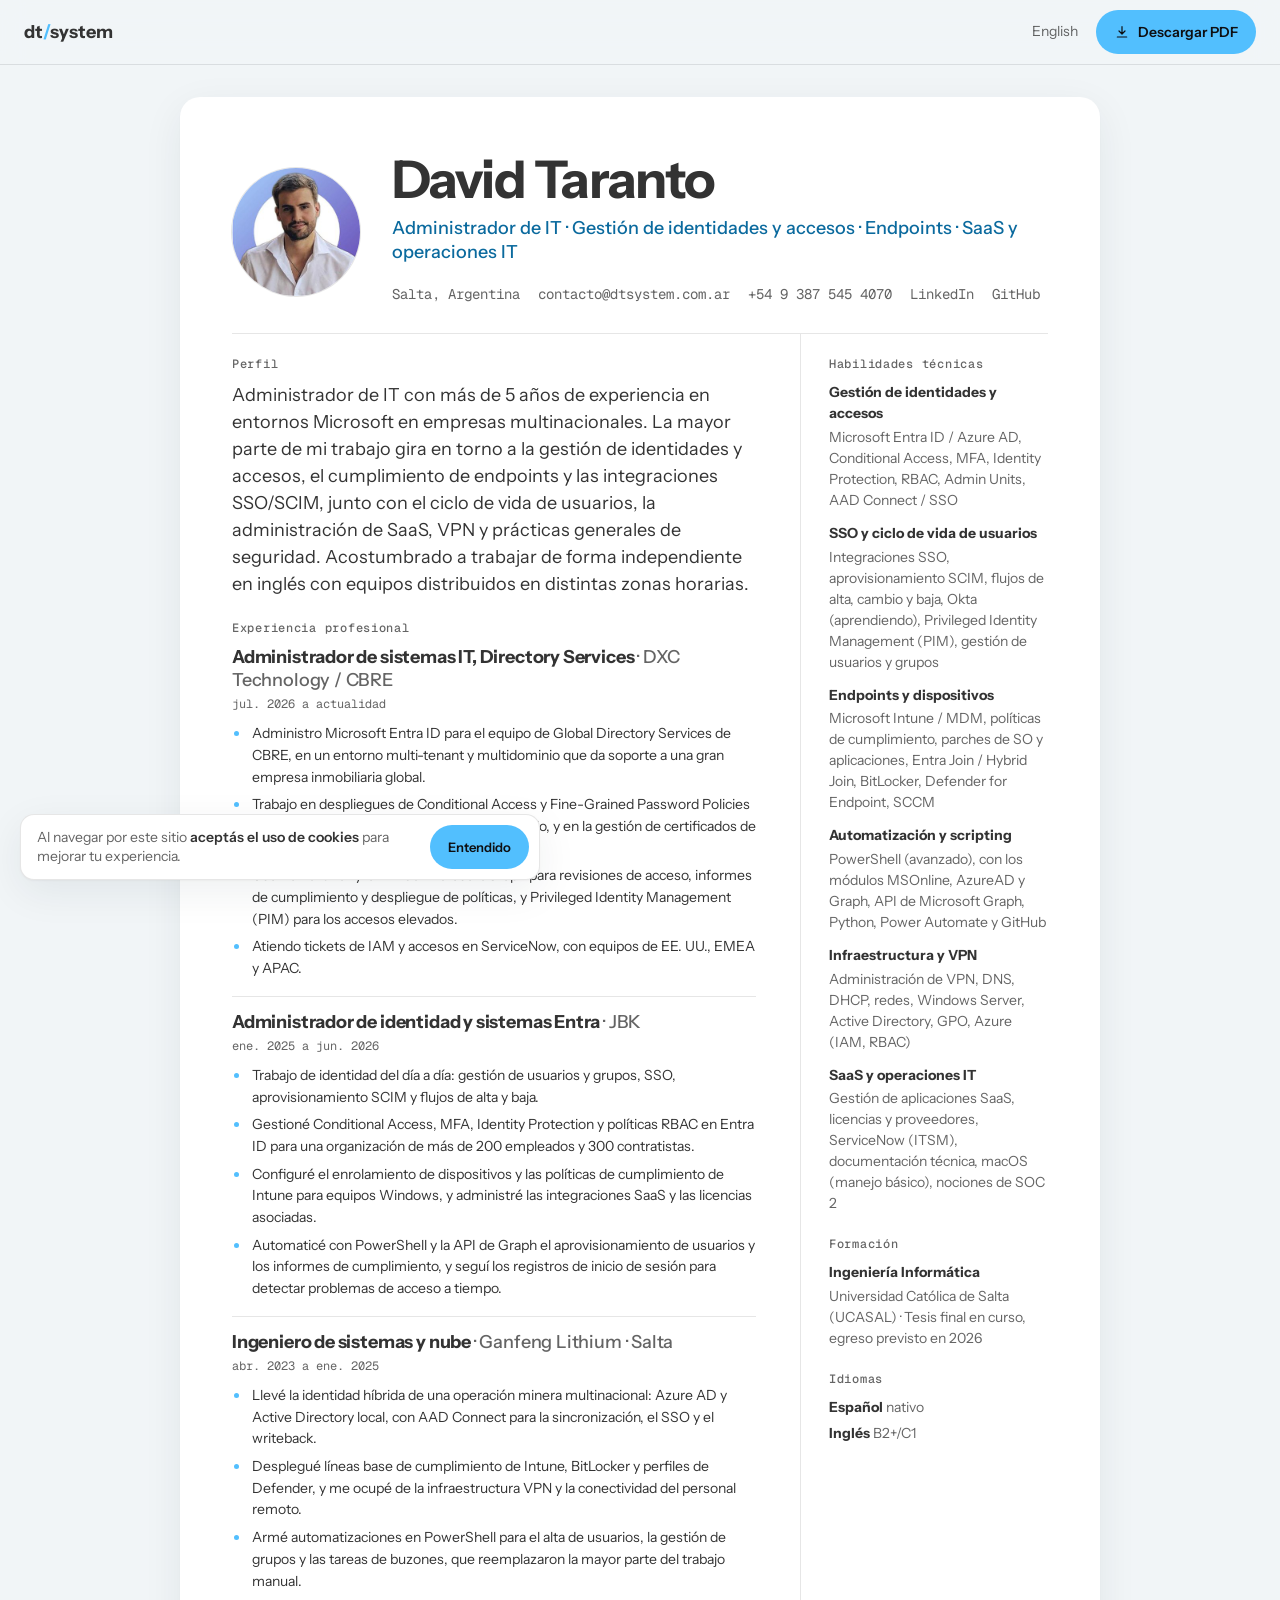
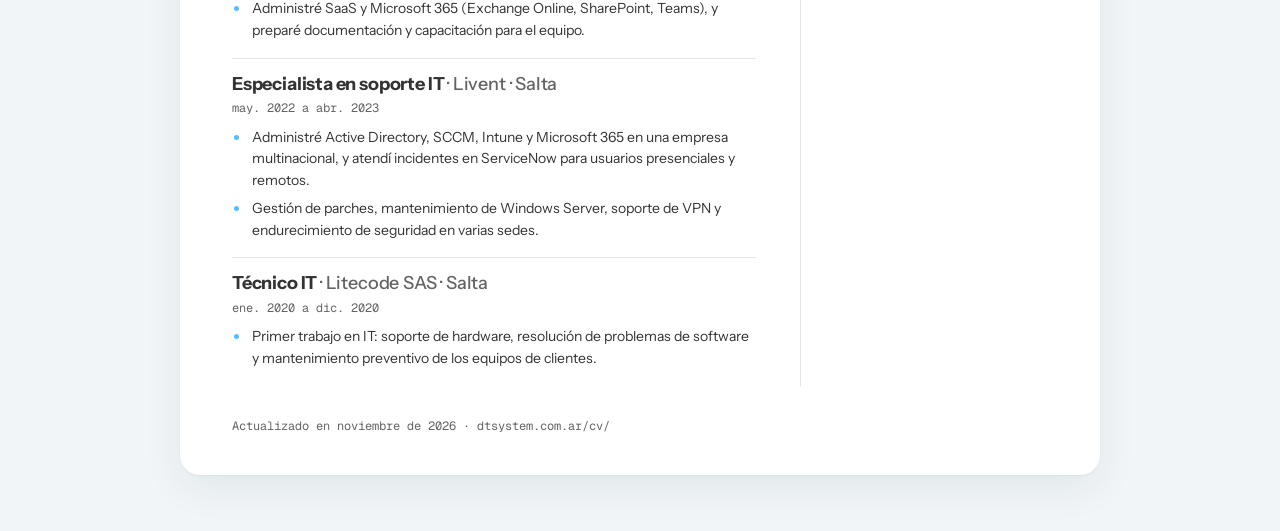
<file: cv/index.html>
<!DOCTYPE html>
<html lang="es" data-theme="light">
<head>
  <meta charset="UTF-8">
  <meta name="viewport" content="width=device-width, initial-scale=1, viewport-fit=cover">
  <meta name="color-scheme" content="light dark">
  <title>David Taranto · CV</title>
  <meta name="description" content="CV de David Taranto: administrador de IT, gestión de identidades y accesos, endpoints, SaaS y operaciones IT. Salta, Argentina.">
  <link rel="canonical" href="https://dtsystem.com.ar/cv/">
  <link rel="alternate" hreflang="es" href="https://dtsystem.com.ar/cv/">
  <link rel="alternate" hreflang="en" href="https://dtsystem.com.ar/cv/en/">
  <meta property="og:type" content="profile">
  <meta property="og:title" content="David Taranto · CV">
  <meta property="og:description" content="CV de David Taranto: administrador de IT, gestión de identidades y accesos, endpoints, SaaS y operaciones IT. Salta, Argentina.">
  <meta property="og:url" content="https://dtsystem.com.ar/cv/">
  <meta property="og:site_name" content="DT System">
  <meta property="og:locale" content="es_AR">
  <meta property="og:image" content="https://dtsystem.com.ar/assets/og.png?v=20261121c">
  <meta name="twitter:card" content="summary_large_image">
  <link rel="icon" href="/assets/brand/favicon-64.png?v=2" type="image/png" sizes="64x64">
  <link rel="preconnect" href="https://fonts.googleapis.com">
  <link rel="preconnect" href="https://fonts.gstatic.com" crossorigin>
  <link rel="stylesheet" href="https://fonts.googleapis.com/css2?family=Instrument+Sans:wght@400;500;700&family=Geist+Mono:wght@400;500&display=swap">
  <link rel="stylesheet" href="/cv.css?v=20261121c">
  <script>
    (function () {
      var t = null; try { t = localStorage.getItem("dt-theme"); } catch (e) {}
      document.documentElement.dataset.theme = t || (matchMedia("(prefers-color-scheme: dark)").matches ? "dark" : "light");
    })();
  </script>
  <script type="application/ld+json">{"@context": "https://schema.org", "@type": "ProfilePage", "url": "https://dtsystem.com.ar/cv/", "inLanguage": "es", "mainEntity": {"@type": "Person", "name": "David Taranto", "jobTitle": "Administrador de IT", "image": "https://dtsystem.com.ar/assets/cv/david.jpg", "worksFor": {"@type": "Organization", "name": "DXC Technology"}, "alumniOf": {"@type": "CollegeOrUniversity", "name": "Universidad Católica de Salta"}, "address": {"@type": "PostalAddress", "addressLocality": "Salta", "addressCountry": "AR"}, "email": "contacto@dtsystem.com.ar", "url": "https://dtsystem.com.ar/", "sameAs": ["https://www.linkedin.com/in/david-taranto/", "https://github.com/davidtaranto96"], "knowsLanguage": ["es", "en"]}}</script>
</head>
<body>
  <nav class="cv-bar" aria-label="CV">
    <a class="cv-logo" href="/">dt<b>/</b>system</a>
    <div class="cv-bar-r">
      <a class="cv-lnk" href="/cv/en/" hreflang="en" lang="en">English</a>
      <button class="cv-pdf" type="button" id="cvPdf"><svg viewBox="0 0 24 24" width="16" height="16" aria-hidden="true" focusable="false" fill="none" stroke="currentColor" stroke-width="1.8" stroke-linecap="round" stroke-linejoin="round"><path d="M12 4v11m-4.5-4.5L12 15l4.5-4.5M5 19.5h14"/></svg><span>Descargar PDF</span></button>
    </div>
  </nav>

  <main class="cv" id="main">
    <header class="cv-head">
      <img class="cv-foto" src="/assets/cv/david.jpg" width="160" height="160" alt="David Taranto">
      <div class="cv-head-txt">
      <h1>David Taranto</h1>
      <p class="cv-rol">Administrador de IT · Gestión de identidades y accesos · Endpoints · SaaS y operaciones IT</p>
      <ul class="cv-cont" aria-label="Contacto">
        <li>Salta, Argentina</li>
        <li><a href="mailto:contacto@dtsystem.com.ar">contacto@dtsystem.com.ar</a></li>
        <li><a href="https://wa.me/5493875454070" target="_blank" rel="noopener">+54 9 387 545 4070</a></li>
        <li><a href="https://www.linkedin.com/in/david-taranto/" target="_blank" rel="noopener">LinkedIn</a></li>
        <li><a href="https://github.com/davidtaranto96" target="_blank" rel="noopener">GitHub</a></li>
      </ul>
      </div>
    </header>

    <div class="cv-cuerpo">
      <div class="cv-main">
        <section class="cv-sec" aria-labelledby="h-perfil">
          <h2 id="h-perfil">Perfil</h2>
          <p class="cv-perfil">Administrador de IT con más de 5 años de experiencia en entornos Microsoft en empresas multinacionales. La mayor parte de mi trabajo gira en torno a la gestión de identidades y accesos, el cumplimiento de endpoints y las integraciones SSO/SCIM, junto con el ciclo de vida de usuarios, la administración de SaaS, VPN y prácticas generales de seguridad. Acostumbrado a trabajar de forma independiente en inglés con equipos distribuidos en distintas zonas horarias.</p>
        </section>


        <section class="cv-sec" aria-labelledby="h-exp">
          <h2 id="h-exp">Experiencia profesional</h2>
          <article class="cv-job">
            <header>
              <h3>Administrador de sistemas IT, Directory Services <span class="cv-at">· DXC Technology / CBRE</span></h3>
              <p class="cv-meta"><time>jul. 2026 a actualidad</time></p>
            </header>
            <ul>
              <li>Administro Microsoft Entra ID para el equipo de Global Directory Services de CBRE, en un entorno multi-tenant y multidominio que da soporte a una gran empresa inmobiliaria global.</li>
              <li>Trabajo en despliegues de Conditional Access y Fine-Grained Password Policies en un bosque de Active Directory multidominio, y en la gestión de certificados de la infraestructura de MFA.</li>
              <li>Uso PowerShell y la API de Microsoft Graph para revisiones de acceso, informes de cumplimiento y despliegue de políticas, y Privileged Identity Management (PIM) para los accesos elevados.</li>
              <li>Atiendo tickets de IAM y accesos en ServiceNow, con equipos de EE. UU., EMEA y APAC.</li>
            </ul>
          </article>
          <article class="cv-job">
            <header>
              <h3>Administrador de identidad y sistemas Entra <span class="cv-at">· JBK</span></h3>
              <p class="cv-meta"><time>ene. 2025 a jun. 2026</time></p>
            </header>
            <ul>
              <li>Trabajo de identidad del día a día: gestión de usuarios y grupos, SSO, aprovisionamiento SCIM y flujos de alta y baja.</li>
              <li>Gestioné Conditional Access, MFA, Identity Protection y políticas RBAC en Entra ID para una organización de más de 200 empleados y 300 contratistas.</li>
              <li>Configuré el enrolamiento de dispositivos y las políticas de cumplimiento de Intune para equipos Windows, y administré las integraciones SaaS y las licencias asociadas.</li>
              <li>Automaticé con PowerShell y la API de Graph el aprovisionamiento de usuarios y los informes de cumplimiento, y seguí los registros de inicio de sesión para detectar problemas de acceso a tiempo.</li>
            </ul>
          </article>
          <article class="cv-job">
            <header>
              <h3>Ingeniero de sistemas y nube <span class="cv-at">· Ganfeng Lithium · Salta</span></h3>
              <p class="cv-meta"><time>abr. 2023 a ene. 2025</time></p>
            </header>
            <ul>
              <li>Llevé la identidad híbrida de una operación minera multinacional: Azure AD y Active Directory local, con AAD Connect para la sincronización, el SSO y el writeback.</li>
              <li>Desplegué líneas base de cumplimiento de Intune, BitLocker y perfiles de Defender, y me ocupé de la infraestructura VPN y la conectividad del personal remoto.</li>
              <li>Armé automatizaciones en PowerShell para el alta de usuarios, la gestión de grupos y las tareas de buzones, que reemplazaron la mayor parte del trabajo manual.</li>
              <li>Administré SaaS y Microsoft 365 (Exchange Online, SharePoint, Teams), y preparé documentación y capacitación para el equipo.</li>
            </ul>
          </article>
          <article class="cv-job">
            <header>
              <h3>Especialista en soporte IT <span class="cv-at">· Livent · Salta</span></h3>
              <p class="cv-meta"><time>may. 2022 a abr. 2023</time></p>
            </header>
            <ul>
              <li>Administré Active Directory, SCCM, Intune y Microsoft 365 en una empresa multinacional, y atendí incidentes en ServiceNow para usuarios presenciales y remotos.</li>
              <li>Gestión de parches, mantenimiento de Windows Server, soporte de VPN y endurecimiento de seguridad en varias sedes.</li>
            </ul>
          </article>
          <article class="cv-job">
            <header>
              <h3>Técnico IT <span class="cv-at">· Litecode SAS · Salta</span></h3>
              <p class="cv-meta"><time>ene. 2020 a dic. 2020</time></p>
            </header>
            <ul>
              <li>Primer trabajo en IT: soporte de hardware, resolución de problemas de software y mantenimiento preventivo de los equipos de clientes.</li>
            </ul>
          </article>
        </section>
      </div>

      <aside class="cv-side">
        <section class="cv-sec" aria-labelledby="h-hab">
          <h2 id="h-hab">Habilidades técnicas</h2>
          <dl class="cv-dl">
            <div><dt>Gestión de identidades y accesos</dt><dd>Microsoft Entra ID / Azure AD, Conditional Access, MFA, Identity Protection, RBAC, Admin Units, AAD Connect / SSO</dd></div>
            <div><dt>SSO y ciclo de vida de usuarios</dt><dd>Integraciones SSO, aprovisionamiento SCIM, flujos de alta, cambio y baja, Okta (aprendiendo), Privileged Identity Management (PIM), gestión de usuarios y grupos</dd></div>
            <div><dt>Endpoints y dispositivos</dt><dd>Microsoft Intune / MDM, políticas de cumplimiento, parches de SO y aplicaciones, Entra Join / Hybrid Join, BitLocker, Defender for Endpoint, SCCM</dd></div>
            <div><dt>Automatización y scripting</dt><dd>PowerShell (avanzado), con los módulos MSOnline, AzureAD y Graph, API de Microsoft Graph, Python, Power Automate y GitHub</dd></div>
            <div><dt>Infraestructura y VPN</dt><dd>Administración de VPN, DNS, DHCP, redes, Windows Server, Active Directory, GPO, Azure (IAM, RBAC)</dd></div>
            <div><dt>SaaS y operaciones IT</dt><dd>Gestión de aplicaciones SaaS, licencias y proveedores, ServiceNow (ITSM), documentación técnica, macOS (manejo básico), nociones de SOC 2</dd></div>
          </dl>
        </section>
        <section class="cv-sec" aria-labelledby="h-form">
          <h2 id="h-form">Formación</h2>
          <dl class="cv-dl">
            <div><dt>Ingeniería Informática</dt><dd>Universidad Católica de Salta (UCASAL) · Tesis final en curso, egreso previsto en 2026</dd></div>
          </dl>
        </section>
        <section class="cv-sec" aria-labelledby="h-idi">
          <h2 id="h-idi">Idiomas</h2>
          <ul class="cv-idi">
            <li><b>Español</b> nativo</li>
            <li><b>Inglés</b> B2+/C1</li>
          </ul>
        </section>
      </aside>
    </div>

    <p class="cv-pie">Actualizado en noviembre de 2026 · <a href="https://dtsystem.com.ar/cv/">dtsystem.com.ar/cv/</a></p>
  </main>
  <script>
    document.getElementById("cvPdf").addEventListener("click", function () { window.print(); });
  </script>
  <script src="/medicion.js?v=20261121c" defer></script>
</body>
</html>
</file>
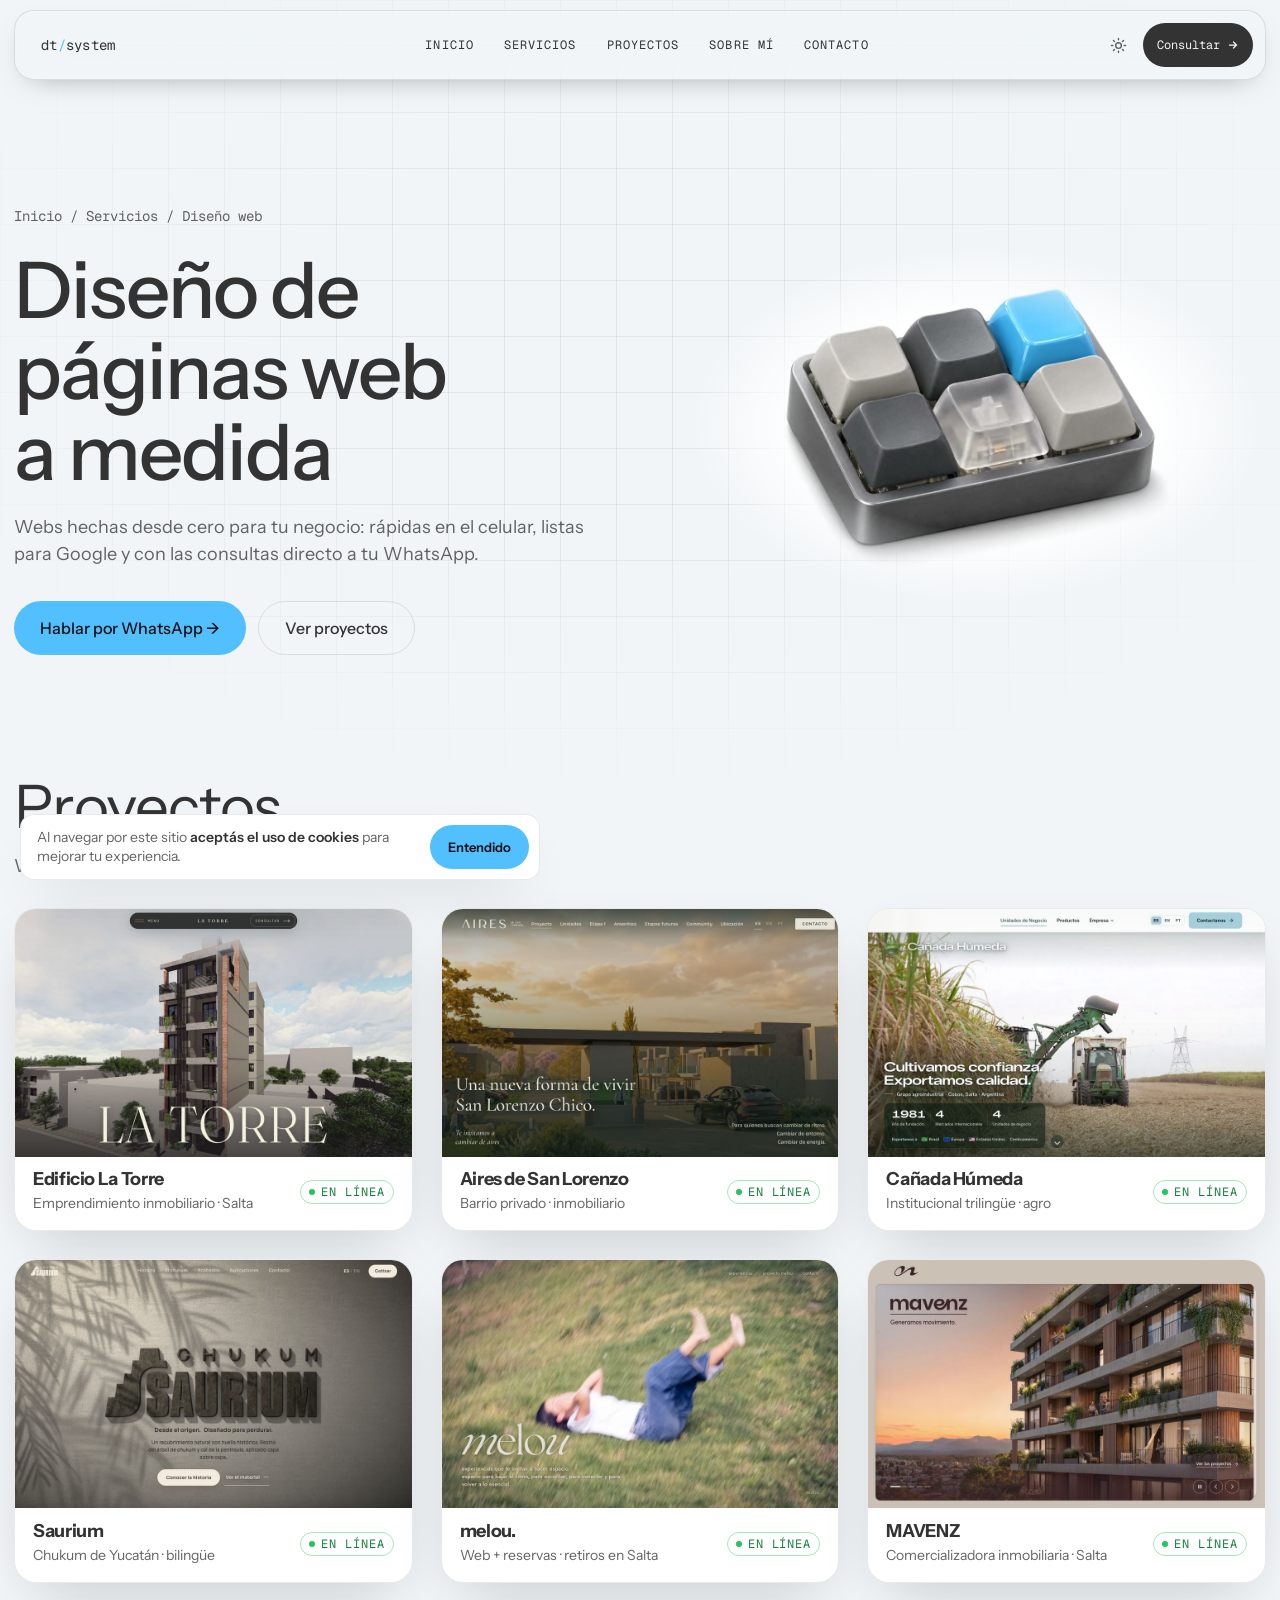
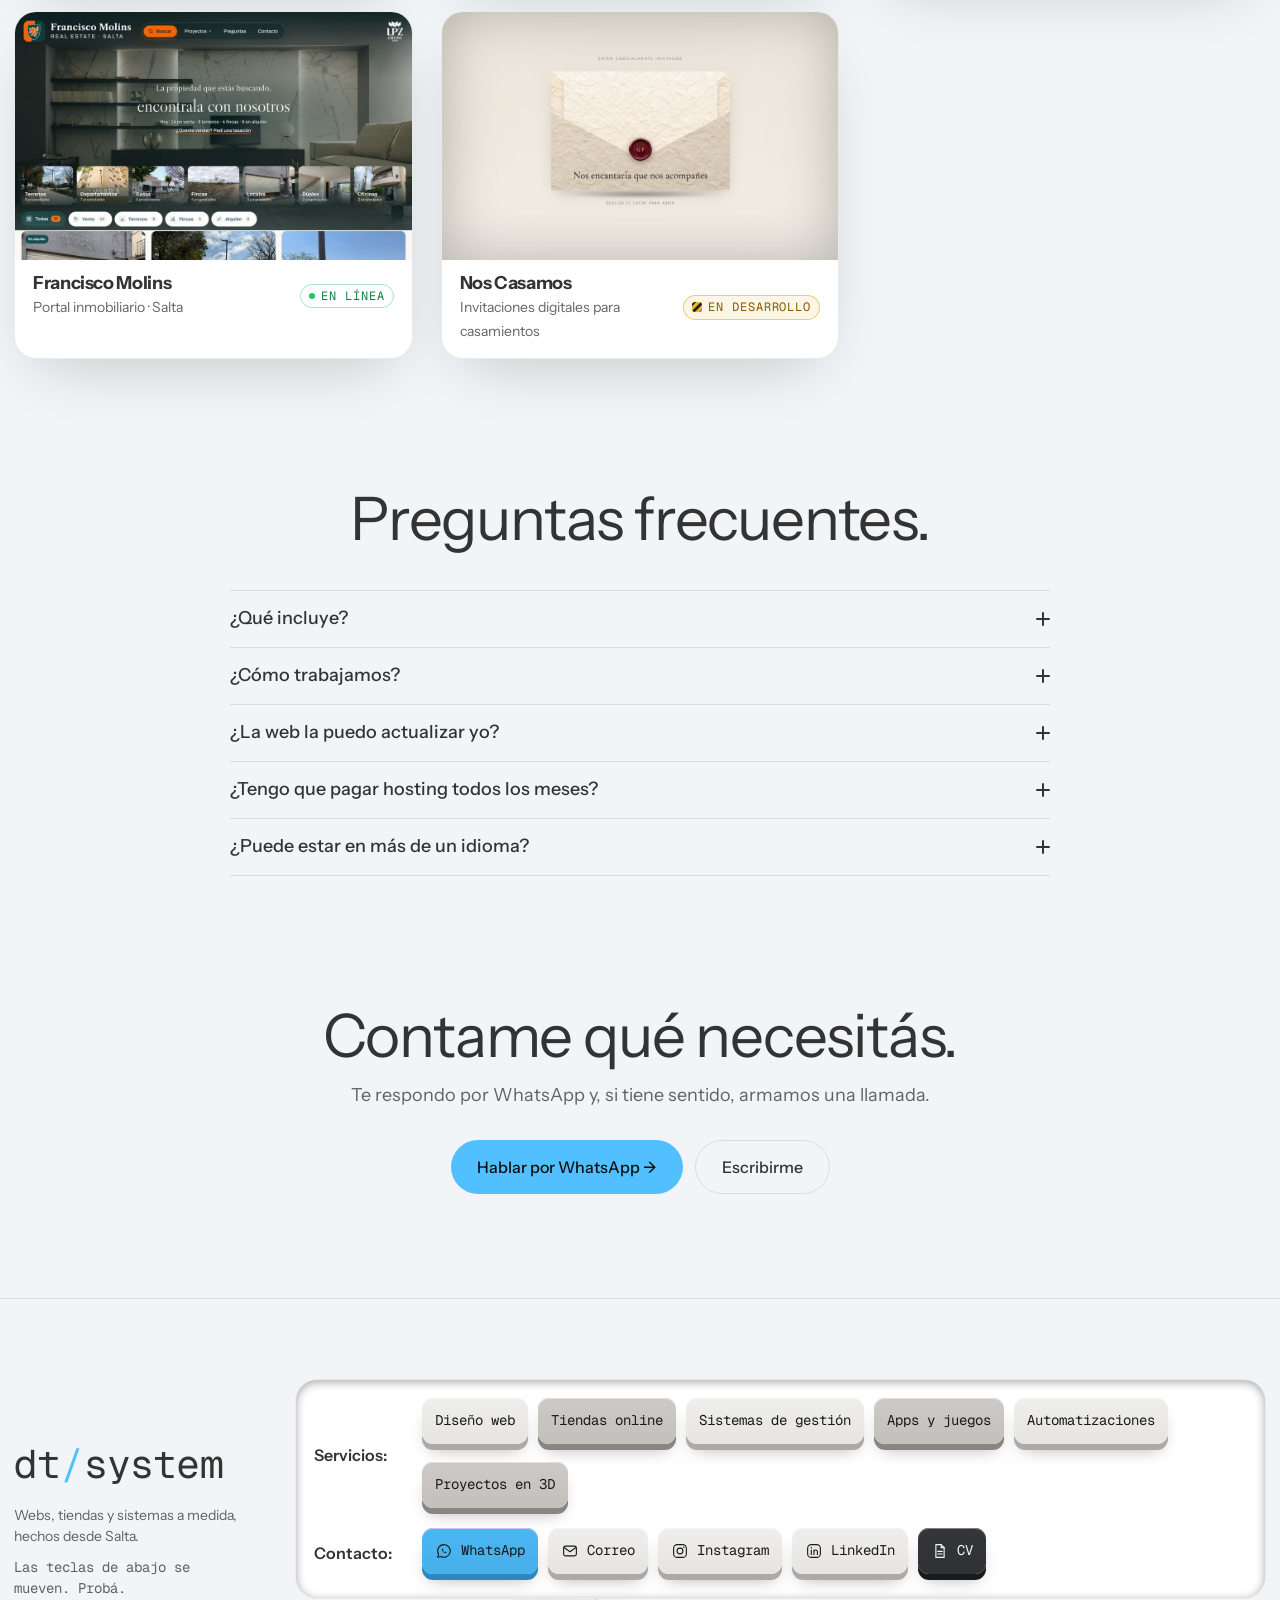
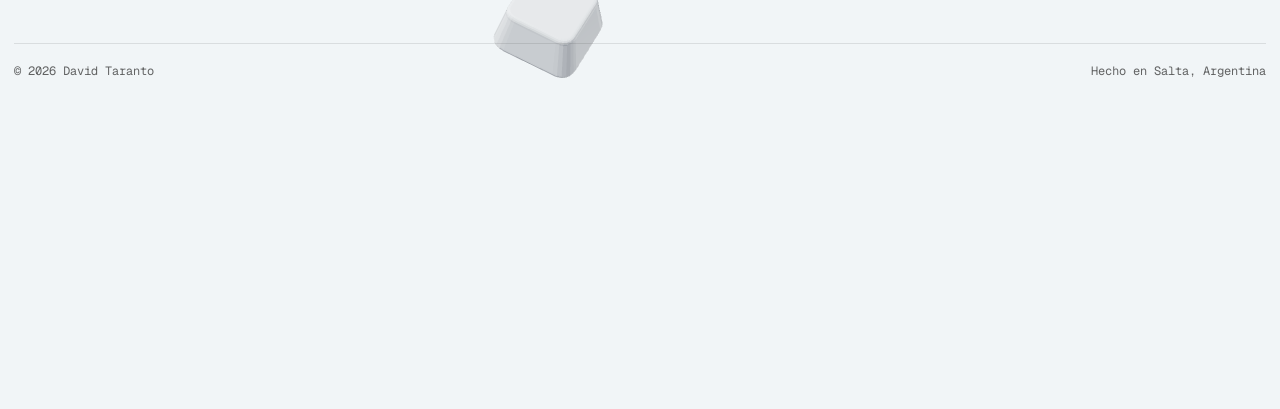
<file: diseno-web/index.html>
<!DOCTYPE html>
<html lang="es" data-theme="light">
<head>
  <meta charset="UTF-8">
  <meta name="viewport" content="width=device-width, initial-scale=1, viewport-fit=cover">
  <meta name="color-scheme" content="light dark">
  <title>Diseño de páginas web a medida en Salta | DT System</title>
  <meta name="description" content="Diseño y desarrollo de páginas web institucionales y landings a medida, rápidas, editables y preparadas para Google y WhatsApp. David Taranto, Salta, Argentina.">
  <link rel="canonical" href="https://dtsystem.com.ar/diseno-web/">
  <meta property="og:type" content="website">
  <meta property="og:title" content="Diseño de páginas web a medida · DT System">
  <meta property="og:description" content="Diseño y desarrollo de páginas web institucionales y landings a medida, rápidas, editables y preparadas para Google y WhatsApp. David Taranto, Salta, Argentina.">
  <meta property="og:url" content="https://dtsystem.com.ar/diseno-web/">
  <meta property="og:site_name" content="DT System">
  <meta property="og:locale" content="es_AR">
  <meta property="og:image" content="https://dtsystem.com.ar/assets/og.png?v=20261121c">
  <meta property="og:image:width" content="1200">
  <meta property="og:image:height" content="630">
  <meta name="twitter:card" content="summary_large_image">
  <link rel="icon" href="/assets/brand/favicon-64.png?v=2" type="image/png" sizes="64x64">
  <link rel="apple-touch-icon" href="/assets/brand/logo-dt.png?v=2">
  <link rel="preconnect" href="https://fonts.googleapis.com">
  <link rel="preconnect" href="https://fonts.gstatic.com" crossorigin>
  <link rel="stylesheet" href="https://fonts.googleapis.com/css2?family=Instrument+Sans:wght@400;500;700&family=Geist+Mono:wght@400;700&display=swap">
  <link rel="stylesheet" href="https://fonts.googleapis.com/css2?family=Bungee&text=ABCDEFGHIJKLMNOPQRSTUVWXYZ%C3%81%C3%89%C3%8D%C3%93%C3%9A%C3%91%20&display=swap">
  <link rel="stylesheet" href="/styles.css?v=20261121c">
  <link rel="stylesheet" href="/celular.css?v=20261121c" media="(max-width: 720px)">
  <script>
    (function () {
      var t = null; try { t = localStorage.getItem("dt-theme"); } catch (e) {}
      document.documentElement.dataset.theme = t || (matchMedia("(prefers-color-scheme: dark)").matches ? "dark" : "light");
    })();
  </script>
  <script type="application/ld+json">{"@context": "https://schema.org", "@type": "Service", "name": "Diseño de páginas web a medida", "serviceType": "Diseño web", "description": "Diseño y desarrollo de páginas web institucionales y landings a medida, rápidas, editables y preparadas para Google y WhatsApp. David Taranto, Salta, Argentina.", "url": "https://dtsystem.com.ar/diseno-web/", "areaServed": [{"@type": "Country", "name": "Argentina"}], "provider": {"@type": "ProfessionalService", "name": "DT System", "url": "https://dtsystem.com.ar/", "founder": {"@type": "Person", "name": "David Taranto"}, "address": {"@type": "PostalAddress", "addressLocality": "Salta", "addressCountry": "AR"}}}</script>
  <script type="application/ld+json">{"@context": "https://schema.org", "@type": "BreadcrumbList", "itemListElement": [{"@type": "ListItem", "position": 1, "name": "Inicio", "item": "https://dtsystem.com.ar/"}, {"@type": "ListItem", "position": 2, "name": "Diseño web", "item": "https://dtsystem.com.ar/diseno-web/"}]}</script>
  <script type="application/ld+json">{"@context": "https://schema.org", "@type": "FAQPage", "mainEntity": [{"@type": "Question", "name": "¿Qué incluye?", "acceptedAnswer": {"@type": "Answer", "text": "Diseño hecho para tu marca, pensado primero para el celular, un panel para que cambies textos y fotos, alta en Google, las consultas a tu WhatsApp, y tu dominio publicado sin pagar hosting."}}, {"@type": "Question", "name": "¿Cómo trabajamos?", "acceptedAnswer": {"@type": "Answer", "text": "Primero charlamos. Te paso un presupuesto por etapas, con lo que incluye, el plazo y el pago en tres partes. Al cerrar cada etapa ves esa parte funcionando, y al final te dejo todo andando y te muestro cómo usarlo."}}, {"@type": "Question", "name": "¿La web la puedo actualizar yo?", "acceptedAnswer": {"@type": "Answer", "text": "Sí. Sale con un panel para cambiar textos, precios, fotos y fechas sin tocar código."}}, {"@type": "Question", "name": "¿Tengo que pagar hosting todos los meses?", "acceptedAnswer": {"@type": "Answer", "text": "No. La web se publica sin costo de hosting; solo se paga el dominio, una vez por año."}}, {"@type": "Question", "name": "¿Puede estar en más de un idioma?", "acceptedAnswer": {"@type": "Answer", "text": "Sí. En el portfolio hay webs en dos y en tres idiomas, con selector de idioma."}}]}</script>
</head>
<body class="svc-page">
  <a class="skip" href="#main">Saltar al contenido</a>
  <div class="fx" aria-hidden="true"><div class="fx-grid"></div></div>
  <div class="top">
    <header class="hdr">
      <div class="hdr-pill">
        <a class="logo" href="/">dt<b>/</b>system</a>
        <nav class="nav" aria-label="Principal">
          <a href="/"><span class="nl"><span>Inicio</span><span aria-hidden="true">Inicio</span></span></a>
          <a href="/#servicios"><span class="nl"><span>Servicios</span><span aria-hidden="true">Servicios</span></span></a>
          <a href="/#proyectos"><span class="nl"><span>Proyectos</span><span aria-hidden="true">Proyectos</span></span></a>
          <a href="/#sobre-mi"><span class="nl"><span>Sobre mí</span><span aria-hidden="true">Sobre mí</span></span></a>
          <a href="/#contacto"><span class="nl"><span>Contacto</span><span aria-hidden="true">Contacto</span></span></a>
        </nav>
      <div class="hdr-right">
        <button class="tgl" id="themeToggle" aria-label="Cambiar tema claro/oscuro">
          <svg class="sun" width="17" height="17" viewBox="0 0 24 24" fill="none" stroke="currentColor" stroke-width="2" stroke-linecap="round"><circle cx="12" cy="12" r="4"/><path d="M12 2v2m0 16v2M4.9 4.9l1.4 1.4m11.4 11.4 1.4 1.4M2 12h2m16 0h2M4.9 19.1l1.4-1.4m11.4-11.4 1.4-1.4"/></svg>
          <svg class="moon" width="17" height="17" viewBox="0 0 24 24" fill="none" stroke="currentColor" stroke-width="2" stroke-linecap="round" stroke-linejoin="round"><path d="M21 12.8A9 9 0 1 1 11.2 3a7 7 0 0 0 9.8 9.8Z"/></svg>
        </button>
        <a class="hdr-cta" href="https://wa.me/5493875454070" target="_blank" rel="noopener"><span>Consultar</span>
          <svg width="12" height="12" viewBox="0 0 24 24" fill="none" stroke="currentColor" stroke-width="2.5" stroke-linecap="round"><path d="M5 12h14m-6-6 6 6-6 6"/></svg>
        </a>
        <details class="menu">
          <summary aria-label="Abrir menú">
            <svg class="ico-abrir" width="19" height="19" viewBox="0 0 24 24" fill="none" stroke="currentColor" stroke-width="2" stroke-linecap="round" aria-hidden="true"><path d="M4 7h16M4 12h16M4 17h16"/></svg>
            <svg class="ico-cerrar" width="19" height="19" viewBox="0 0 24 24" fill="none" stroke="currentColor" stroke-width="2" stroke-linecap="round" aria-hidden="true"><path d="M18 6 6 18M6 6l12 12"/></svg>
          </summary>
          <div class="menu-pop">
            <a href="/" style="--i:0">Inicio</a>
            <a href="/#servicios" style="--i:1">Servicios</a>
            <a href="/#proyectos" style="--i:2">Proyectos</a>
            <a href="/#sobre-mi" style="--i:3">Sobre mí</a>
            <a href="/#contacto" style="--i:4">Contacto</a>
          </div>
        </details>
      </div>
      </div>
    </header>
  </div>

  <main id="main">
    <section class="svc-hero">
      <div class="wrap svc-hero-in">
        <div class="svc-hero-txt">
        <nav class="svc-bread" aria-label="Ruta"><a href="/">Inicio</a> <span aria-hidden="true">/</span> <a href="/#servicios">Servicios</a> <span aria-hidden="true">/</span> <span aria-current="page">Diseño web</span></nav>
        <h1 class="svc-h1">Diseño de páginas web a medida</h1>
        <p class="svc-lead">Webs hechas desde cero para tu negocio: rápidas en el celular, listas para Google y con las consultas directo a tu WhatsApp.</p>
        <div class="svc-ctas">
          <a class="btn btn-pri" href="https://wa.me/5493875454070?text=Hola%20David%2C%20quiero%20consultar%20por%20una%20p%C3%A1gina%20web." target="_blank" rel="noopener">Hablar por WhatsApp →</a>
          <a class="btn btn-sec" href="#casos">Ver proyectos</a>
        </div>
        </div>
        <div class="svc-obj-caja" aria-hidden="true">
          <video class="svc-obj" data-obj="web" width="960" height="600" muted loop playsinline preload="none" poster="/assets/srv/web-claro.jpg"></video>
        </div>
      </div>
    </section>


    <section class="svc-sec" id="casos">
      <div class="wrap">
        <h2 class="h2">Proyectos.</h2>
        <p class="sub">Webs de clientes que están en línea.</p>
        <div class="demo-grid cs-grid">
          <a class="demo" data-cat="web" data-cursor="Visitar ↗" data-cursor-en="Visit ↗" href="https://edificiolatorre.com" target="_blank" rel="noopener">
            <div class="demo-shot" data-full="/assets/casos/full-latorre.webp?v=aa67352b"><img src="/assets/casos/case-latorre.jpg?v=7a1bacd9" width="960" height="600" alt="Sitio del Edificio La Torre, emprendimiento inmobiliario en Salta" loading="lazy"></div>
            <div class="demo-info">
              <div><h3>Edificio La Torre</h3><small data-i18n="c13s">Emprendimiento inmobiliario · Salta</small></div>
              <span class="live"><i aria-hidden="true"></i> <span data-i18n="st_live">En línea</span></span>
              <span class="demo-ir" aria-hidden="true">↗</span>
            </div>
            <div class="demo-ov" aria-hidden="true"><span>Visitar ↗</span></div>
          </a>

          <a class="demo" data-cat="web" data-cursor="Visitar ↗" data-cursor-en="Visit ↗" href="https://airesdesanlorenzo.com" target="_blank" rel="noopener">
            <div class="demo-shot" data-full="/assets/casos/full-aires.webp?v=b2eb02fd"><img src="/assets/casos/case-aires.jpg?v=c4a30ad7" width="960" height="600" alt="Landing de Aires de San Lorenzo, barrio privado en Salta" loading="lazy"></div>
            <div class="demo-info">
              <div><h3>Aires de San Lorenzo</h3><small data-i18n="c5s">Barrio privado · inmobiliario</small></div>
              <span class="live"><i aria-hidden="true"></i> <span data-i18n="st_live">En línea</span></span>
              <span class="demo-ir" aria-hidden="true">↗</span>
            </div>
            <div class="demo-ov" aria-hidden="true"><span>Visitar ↗</span></div>
          </a>

          <a class="demo" data-cat="web" data-cursor="Visitar ↗" data-cursor-en="Visit ↗" href="https://canadahumeda.com.ar" target="_blank" rel="noopener">
            <div class="demo-shot" data-full="/assets/casos/full-canada.webp?v=51283b89"><img src="/assets/casos/case-canada.jpg?v=b44ed54e" width="960" height="600" alt="Sitio institucional de Cañada Húmeda, grupo agroindustrial de Salta" loading="lazy"></div>
            <div class="demo-info">
              <div><h3>Cañada Húmeda</h3><small data-i18n="c4s">Institucional trilingüe · agro</small></div>
              <span class="live"><i aria-hidden="true"></i> <span data-i18n="st_live">En línea</span></span>
              <span class="demo-ir" aria-hidden="true">↗</span>
            </div>
            <div class="demo-ov" aria-hidden="true"><span>Visitar ↗</span></div>
          </a>

          <a class="demo" data-cat="web" data-cursor="Visitar ↗" data-cursor-en="Visit ↗" href="https://sauriumchukum.com" target="_blank" rel="noopener">
            <div class="demo-shot" data-full="/assets/casos/full-saurium.webp?v=1b5850b9"><img src="/assets/casos/case-saurium.jpg?v=98c7b17d" width="960" height="600" alt="Sitio de Saurium, recubrimiento de chukum de la península de Yucatán" loading="lazy"></div>
            <div class="demo-info">
              <div><h3>Saurium</h3><small data-i18n="c16s">Chukum de Yucatán · bilingüe</small></div>
              <span class="live"><i aria-hidden="true"></i> <span data-i18n="st_live">En línea</span></span>
              <span class="demo-ir" aria-hidden="true">↗</span>
            </div>
            <div class="demo-ov" aria-hidden="true"><span>Visitar ↗</span></div>
          </a>

          <a class="demo" data-cat="web" data-cursor="Visitar ↗" data-cursor-en="Visit ↗" href="https://melou.com.ar" target="_blank" rel="noopener">
            <div class="demo-shot" data-full="/assets/casos/full-melou.webp?v=b7fc7817"><img src="/assets/casos/case-melou.jpg?v=0babf257" width="960" height="600" alt="Sitio de melou, retiros de bienestar en Salta" loading="lazy"></div>
            <div class="demo-info">
              <div><h3>melou.</h3><small data-i18n="c1s">Web + reservas · retiros en Salta</small></div>
              <span class="live"><i aria-hidden="true"></i> <span data-i18n="st_live">En línea</span></span>
              <span class="demo-ir" aria-hidden="true">↗</span>
            </div>
            <div class="demo-ov" aria-hidden="true"><span>Visitar ↗</span></div>
          </a>

          <!-- En trabajo: va sin link hasta que se publique. -->
          <a class="demo" data-cat="web" data-cursor="Visitar ↗" data-cursor-en="Visit ↗" href="https://mavenz.com.ar" target="_blank" rel="noopener">
            <div class="demo-shot" data-full="/assets/casos/full-mavenz.webp?v=d2265b4c"><img src="/assets/casos/case-mavenz.jpg?v=20aac0e6" width="960" height="600" alt="Vista previa del sitio de MAVENZ, comercializadora inmobiliaria de Salta" loading="lazy"></div>
            <div class="demo-info">
              <div><h3>MAVENZ</h3><small data-i18n="c12s">Comercializadora inmobiliaria · Salta</small></div>
              <span class="live"><i aria-hidden="true"></i> <span data-i18n="st_live">En línea</span></span>
              <span class="demo-ir" aria-hidden="true">↗</span>
            </div>
            <div class="demo-ov" aria-hidden="true"><span>Visitar ↗</span></div>
          </a>

          <a class="demo" data-cat="web" data-cursor="Visitar ↗" data-cursor-en="Visit ↗" href="https://franciscomolins.com" target="_blank" rel="noopener">
            <div class="demo-shot" data-full="/assets/casos/full-fmolins.webp?v=e84d4769"><img src="/assets/casos/case-fmolins.jpg?v=547396c5" width="960" height="600" alt="Portal inmobiliario de Francisco Molins, en Salta" loading="lazy"></div>
            <div class="demo-info">
              <div><h3>Francisco Molins</h3><small data-i18n="c14s">Portal inmobiliario · Salta</small></div>
              <span class="live"><i aria-hidden="true"></i> <span data-i18n="st_live">En línea</span></span>
              <span class="demo-ir" aria-hidden="true">↗</span>
            </div>
            <div class="demo-ov" aria-hidden="true"><span>Visitar ↗</span></div>
          </a>

          <div class="demo" data-cat="web">
            <div class="demo-shot" data-video="/assets/casos/video-casamiento.mp4"><img src="/assets/casos/case-casamiento.jpg?v=ac182e42" width="960" height="600" alt="Invitación web de casamiento con confirmación de asistencia" loading="lazy"></div>
            <div class="demo-info">
              <div><h3>Nos Casamos</h3><small data-i18n="c22s">Invitaciones digitales para casamientos</small></div>
              <span class="live es-wip"><i class="obra" aria-hidden="true"></i><span data-i18n="st_wip">En desarrollo</span></span>
            </div>
          </div>
        </div>
      </div>
    </section>

    <section class="svc-sec">
      <div class="wrap">
        <h2 class="h2">Preguntas frecuentes.</h2>
        <div class="faq-list svc-faq">
          <details class="faq-item">
            <summary><span>¿Qué incluye?</span><span class="faq-mas" aria-hidden="true"></span></summary>
            <p>Diseño hecho para tu marca, pensado primero para el celular, un panel para que cambies textos y fotos, alta en Google, las consultas a tu WhatsApp, y tu dominio publicado sin pagar hosting.</p>
          </details>
          <details class="faq-item">
            <summary><span>¿Cómo trabajamos?</span><span class="faq-mas" aria-hidden="true"></span></summary>
            <p>Primero charlamos. Te paso un presupuesto por etapas, con lo que incluye, el plazo y el pago en tres partes. Al cerrar cada etapa ves esa parte funcionando, y al final te dejo todo andando y te muestro cómo usarlo.</p>
          </details>
          <details class="faq-item">
            <summary><span>¿La web la puedo actualizar yo?</span><span class="faq-mas" aria-hidden="true"></span></summary>
            <p>Sí. Sale con un panel para cambiar textos, precios, fotos y fechas sin tocar código.</p>
          </details>
          <details class="faq-item">
            <summary><span>¿Tengo que pagar hosting todos los meses?</span><span class="faq-mas" aria-hidden="true"></span></summary>
            <p>No. La web se publica sin costo de hosting; solo se paga el dominio, una vez por año.</p>
          </details>
          <details class="faq-item">
            <summary><span>¿Puede estar en más de un idioma?</span><span class="faq-mas" aria-hidden="true"></span></summary>
            <p>Sí. En el portfolio hay webs en dos y en tres idiomas, con selector de idioma.</p>
          </details>
        </div>
      </div>
    </section>

    <section class="svc-sec svc-fin">
      <div class="wrap">
        <h2 class="h2">Contame qué necesitás.</h2>
        <p class="sub">Te respondo por WhatsApp y, si tiene sentido, armamos una llamada.</p>
        <div class="svc-ctas">
          <a class="btn btn-pri" href="https://wa.me/5493875454070?text=Hola%20David%2C%20quiero%20consultar%20por%20una%20p%C3%A1gina%20web." target="_blank" rel="noopener">Hablar por WhatsApp →</a>
          <a class="btn btn-sec" href="/#contacto">Escribirme</a>
        </div>
      </div>
    </section>
  </main>

  <footer class="footer">
    <div class="wrap">
      <div class="footer-cols pie-teclado">
        <div class="f-brand">
          <a class="logo pie-logo" href="/">dt<b>/</b>system</a>
          <p>Webs, tiendas y sistemas a medida, hechos desde Salta.</p>
          <p class="pie-juego">Las teclas de abajo se mueven. Probá.</p>
        </div>
        <nav class="teclado" aria-label="Pie">
          <div class="fila">
            <h3 class="fila-n">Servicios</h3>
            <div class="fila-teclas">
              <a class="tecla" href="/diseno-web/" aria-current="page">Diseño web</a>
              <a class="tecla t-gris" href="/tiendas-online/">Tiendas online</a>
              <a class="tecla" href="/sistemas-de-gestion/">Sistemas de gestión</a>
              <a class="tecla t-gris" href="/apps-y-juegos/">Apps y juegos</a>
              <a class="tecla" href="/automatizaciones/">Automatizaciones</a>
              <a class="tecla t-gris" href="/proyectos-3d/">Proyectos en 3D</a>
            </div>
          </div>
          <div class="fila">
            <h3 class="fila-n">Contacto</h3>
            <div class="fila-teclas">
              <a class="tecla t-celeste" href="https://wa.me/5493875454070" target="_blank" rel="noopener"><svg viewBox="0 0 24 24" width="18" height="18" aria-hidden="true" focusable="false" fill="none" stroke="currentColor" stroke-width="1.5" stroke-linecap="round" stroke-linejoin="round"><path d="M12 3.5a8.4 8.4 0 0 0-7.3 12.6L3.6 20.4l4.4-1.1A8.4 8.4 0 1 0 12 3.5z"/><path fill="currentColor" stroke="none" transform="translate(8.05 7.95) scale(.33)" d="M20 15.4c-1.2 0-2.4-.2-3.5-.6a1 1 0 0 0-1 .3l-1.6 2c-2.8-1.4-5.5-3.9-6.9-6.9l2-1.7c.3-.3.3-.7.2-1-.4-1.1-.6-2.3-.6-3.5 0-.5-.4-1-1-1H4.2C3.6 3 3 3.2 3 4c0 9.3 7.7 17 17 17 .7 0 1-.6 1-1.2v-3.4c0-.6-.5-1-1-1z"/></svg><span>WhatsApp</span></a>
              <a class="tecla" href="mailto:contacto@dtsystem.com.ar"><svg viewBox="0 0 24 24" width="18" height="18" aria-hidden="true" focusable="false" fill="none" stroke="currentColor" stroke-width="1.5" stroke-linecap="round" stroke-linejoin="round"><rect x="3.5" y="5.5" width="17" height="13" rx="2.5"/><path d="M4.6 7.6 12 13l7.4-5.4"/></svg><span>Correo</span></a>
              <a class="tecla" href="https://www.instagram.com/david.taranto/" target="_blank" rel="noopener"><svg viewBox="0 0 24 24" width="18" height="18" aria-hidden="true" focusable="false" fill="none" stroke="currentColor" stroke-width="1.5" stroke-linecap="round" stroke-linejoin="round"><rect x="3.5" y="3.5" width="17" height="17" rx="5"/><circle cx="12" cy="12" r="3.9"/><circle cx="17.1" cy="6.9" r=".95" fill="currentColor" stroke="none"/></svg><span>Instagram</span></a>
              <a class="tecla" href="https://www.linkedin.com/in/david-taranto/" target="_blank" rel="noopener"><svg viewBox="0 0 24 24" width="18" height="18" aria-hidden="true" focusable="false" fill="none" stroke="currentColor" stroke-width="1.5" stroke-linecap="round" stroke-linejoin="round"><rect x="3.5" y="3.5" width="17" height="17" rx="5"/><path d="M8.4 10.6v5.9M11.9 16.5v-5.9M11.9 13.3c0-1.6 1.1-2.7 2.45-2.7s2.2 1 2.2 2.55v3.35"/><circle cx="8.4" cy="7.75" r=".95" fill="currentColor" stroke="none"/></svg><span>LinkedIn</span></a>
              <a class="tecla t-grafito" href="/cv/"><svg viewBox="0 0 24 24" width="18" height="18" aria-hidden="true" focusable="false" fill="none" stroke="currentColor" stroke-width="1.5" stroke-linecap="round" stroke-linejoin="round"><path d="M6.5 3.5h7l4 4v13h-11z"/><path d="M13.5 3.5v4h4M9 12.5h6M9 16h6"/></svg><span>CV</span></a>
            </div>
          </div>
        </nav>
      </div>
      <div class="footer-bottom">
        <span>© 2026 David Taranto</span>
        <span class="made">Hecho en Salta, Argentina</span>
      </div>
    </div>
  </footer>
  <script>
    document.getElementById("themeToggle").addEventListener("click", function () {
      var t = document.documentElement.dataset.theme === "dark" ? "light" : "dark";
      document.documentElement.dataset.theme = t;
      try { localStorage.setItem("dt-theme", t); } catch (e) {}
    });
  </script>
  <script src="/servicios.js?v=20261121c" defer></script>
  <script src="/previas.js?v=20261121c" defer></script>
  <script src="/teclas.js?v=20261121c" defer></script>
  <script src="/medicion.js?v=20261121c" defer></script>
</body>
</html>
</file>
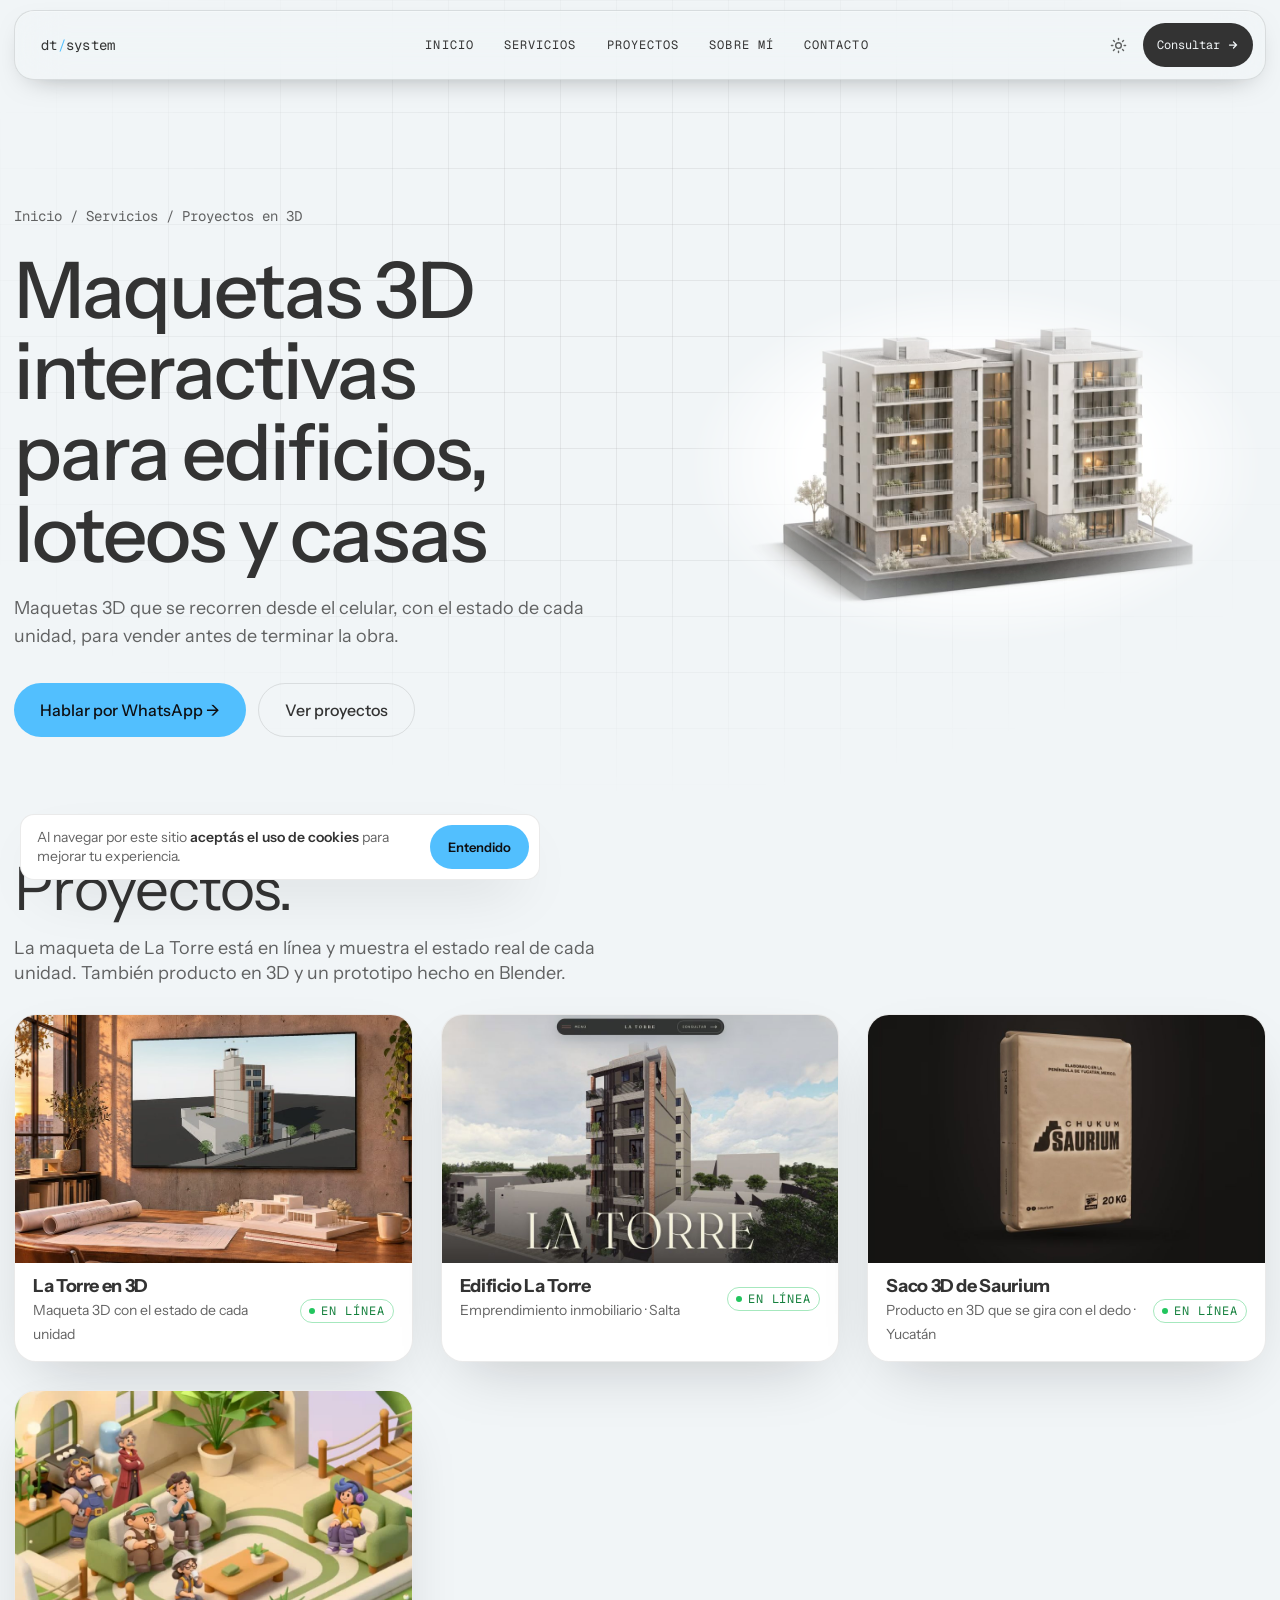
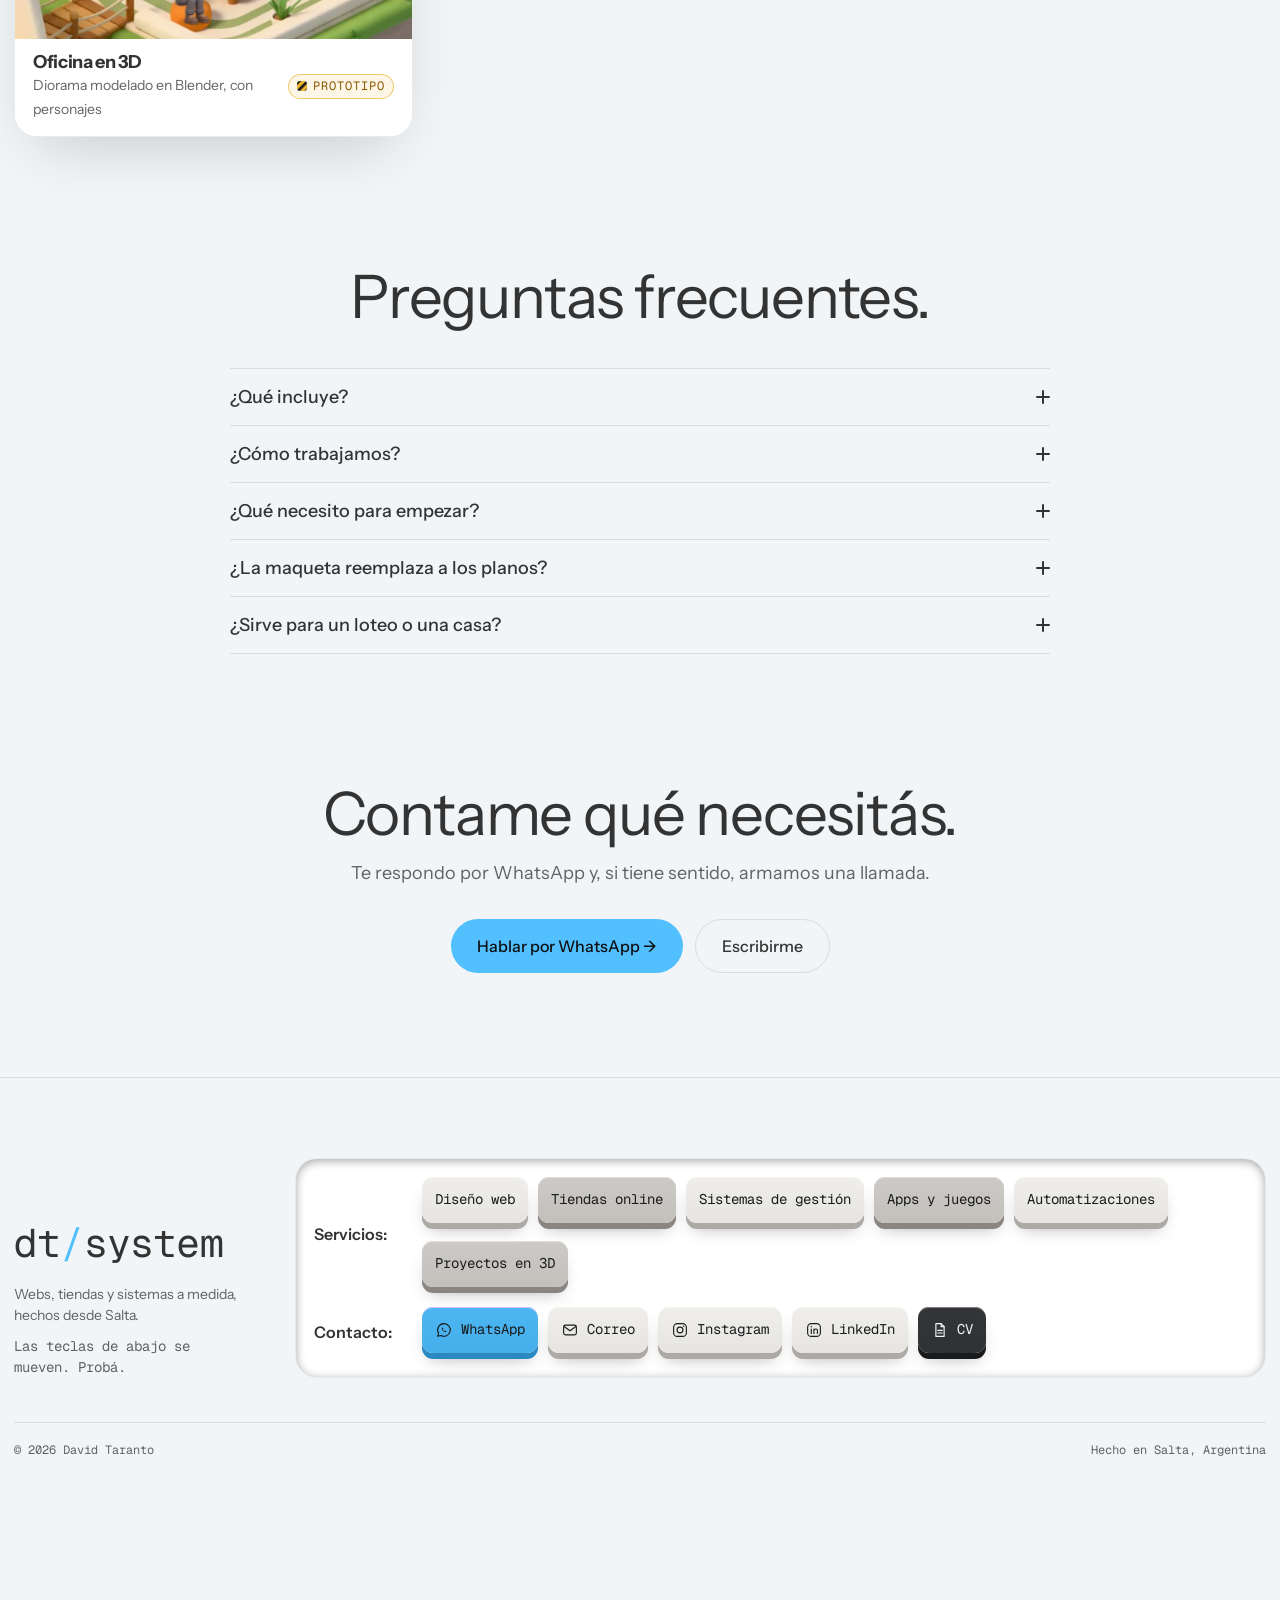
<file: proyectos-3d/index.html>
<!DOCTYPE html>
<html lang="es" data-theme="light">
<head>
  <meta charset="UTF-8">
  <meta name="viewport" content="width=device-width, initial-scale=1, viewport-fit=cover">
  <meta name="color-scheme" content="light dark">
  <title>Maquetas 3D interactivas para edificios y loteos | DT System, Salta</title>
  <meta name="description" content="Maquetas 3D que se recorren en el navegador, armadas desde los planos, con cada unidad o lote y su estado al día. Para desarrolladoras, ingenieros e inmobiliarias. David Taranto, Salta.">
  <link rel="canonical" href="https://dtsystem.com.ar/proyectos-3d/">
  <meta property="og:type" content="website">
  <meta property="og:title" content="Maquetas 3D interactivas para edificios, loteos y casas · DT System">
  <meta property="og:description" content="Maquetas 3D que se recorren en el navegador, armadas desde los planos, con cada unidad o lote y su estado al día. Para desarrolladoras, ingenieros e inmobiliarias. David Taranto, Salta.">
  <meta property="og:url" content="https://dtsystem.com.ar/proyectos-3d/">
  <meta property="og:site_name" content="DT System">
  <meta property="og:locale" content="es_AR">
  <meta property="og:image" content="https://dtsystem.com.ar/assets/og.png?v=20261121c">
  <meta property="og:image:width" content="1200">
  <meta property="og:image:height" content="630">
  <meta name="twitter:card" content="summary_large_image">
  <link rel="icon" href="/assets/brand/favicon-64.png?v=2" type="image/png" sizes="64x64">
  <link rel="apple-touch-icon" href="/assets/brand/logo-dt.png?v=2">
  <link rel="preconnect" href="https://fonts.googleapis.com">
  <link rel="preconnect" href="https://fonts.gstatic.com" crossorigin>
  <link rel="stylesheet" href="https://fonts.googleapis.com/css2?family=Instrument+Sans:wght@400;500;700&family=Geist+Mono:wght@400;700&display=swap">
  <link rel="stylesheet" href="https://fonts.googleapis.com/css2?family=Bungee&text=ABCDEFGHIJKLMNOPQRSTUVWXYZ%C3%81%C3%89%C3%8D%C3%93%C3%9A%C3%91%20&display=swap">
  <link rel="stylesheet" href="/styles.css?v=20261121c">
  <link rel="stylesheet" href="/celular.css?v=20261121c" media="(max-width: 720px)">
  <script>
    (function () {
      var t = null; try { t = localStorage.getItem("dt-theme"); } catch (e) {}
      document.documentElement.dataset.theme = t || (matchMedia("(prefers-color-scheme: dark)").matches ? "dark" : "light");
    })();
  </script>
  <script type="application/ld+json">{"@context": "https://schema.org", "@type": "Service", "name": "Maquetas 3D interactivas para edificios, loteos y casas", "serviceType": "Proyectos en 3D", "description": "Maquetas 3D que se recorren en el navegador, armadas desde los planos, con cada unidad o lote y su estado al día. Para desarrolladoras, ingenieros e inmobiliarias. David Taranto, Salta.", "url": "https://dtsystem.com.ar/proyectos-3d/", "areaServed": [{"@type": "Country", "name": "Argentina"}], "provider": {"@type": "ProfessionalService", "name": "DT System", "url": "https://dtsystem.com.ar/", "founder": {"@type": "Person", "name": "David Taranto"}, "address": {"@type": "PostalAddress", "addressLocality": "Salta", "addressCountry": "AR"}}}</script>
  <script type="application/ld+json">{"@context": "https://schema.org", "@type": "BreadcrumbList", "itemListElement": [{"@type": "ListItem", "position": 1, "name": "Inicio", "item": "https://dtsystem.com.ar/"}, {"@type": "ListItem", "position": 2, "name": "Proyectos en 3D", "item": "https://dtsystem.com.ar/proyectos-3d/"}]}</script>
  <script type="application/ld+json">{"@context": "https://schema.org", "@type": "FAQPage", "mainEntity": [{"@type": "Question", "name": "¿Qué incluye?", "acceptedAnswer": {"@type": "Answer", "text": "La maqueta armada desde los planos, que se recorre desde el navegador, con vistas preparadas, cada unidad o lote con su estado, de día y de noche."}}, {"@type": "Question", "name": "¿Cómo trabajamos?", "acceptedAnswer": {"@type": "Answer", "text": "Primero charlamos. Te paso un presupuesto por etapas, con lo que incluye, el plazo y el pago en tres partes. Al cerrar cada etapa ves esa parte funcionando, y al final te dejo todo andando y te muestro cómo usarlo."}}, {"@type": "Question", "name": "¿Qué necesito para empezar?", "acceptedAnswer": {"@type": "Answer", "text": "Los planos del proyecto: plantas, alzados y corte. Si hay renders, sirven para ajustar materiales y colores."}}, {"@type": "Question", "name": "¿La maqueta reemplaza a los planos?", "acceptedAnswer": {"@type": "Answer", "text": "No. Es un volumen para ubicarse y elegir una unidad; las medidas se verifican en los planos."}}, {"@type": "Question", "name": "¿Sirve para un loteo o una casa?", "acceptedAnswer": {"@type": "Answer", "text": "Sí. En un loteo se muestra el terreno con cada lote y su estado; en una casa, el volumen con sus vistas."}}]}</script>
</head>
<body class="svc-page">
  <a class="skip" href="#main">Saltar al contenido</a>
  <div class="fx" aria-hidden="true"><div class="fx-grid"></div></div>
  <div class="top">
    <header class="hdr">
      <div class="hdr-pill">
        <a class="logo" href="/">dt<b>/</b>system</a>
        <nav class="nav" aria-label="Principal">
          <a href="/"><span class="nl"><span>Inicio</span><span aria-hidden="true">Inicio</span></span></a>
          <a href="/#servicios"><span class="nl"><span>Servicios</span><span aria-hidden="true">Servicios</span></span></a>
          <a href="/#proyectos"><span class="nl"><span>Proyectos</span><span aria-hidden="true">Proyectos</span></span></a>
          <a href="/#sobre-mi"><span class="nl"><span>Sobre mí</span><span aria-hidden="true">Sobre mí</span></span></a>
          <a href="/#contacto"><span class="nl"><span>Contacto</span><span aria-hidden="true">Contacto</span></span></a>
        </nav>
      <div class="hdr-right">
        <button class="tgl" id="themeToggle" aria-label="Cambiar tema claro/oscuro">
          <svg class="sun" width="17" height="17" viewBox="0 0 24 24" fill="none" stroke="currentColor" stroke-width="2" stroke-linecap="round"><circle cx="12" cy="12" r="4"/><path d="M12 2v2m0 16v2M4.9 4.9l1.4 1.4m11.4 11.4 1.4 1.4M2 12h2m16 0h2M4.9 19.1l1.4-1.4m11.4-11.4 1.4-1.4"/></svg>
          <svg class="moon" width="17" height="17" viewBox="0 0 24 24" fill="none" stroke="currentColor" stroke-width="2" stroke-linecap="round" stroke-linejoin="round"><path d="M21 12.8A9 9 0 1 1 11.2 3a7 7 0 0 0 9.8 9.8Z"/></svg>
        </button>
        <a class="hdr-cta" href="https://wa.me/5493875454070" target="_blank" rel="noopener"><span>Consultar</span>
          <svg width="12" height="12" viewBox="0 0 24 24" fill="none" stroke="currentColor" stroke-width="2.5" stroke-linecap="round"><path d="M5 12h14m-6-6 6 6-6 6"/></svg>
        </a>
        <details class="menu">
          <summary aria-label="Abrir menú">
            <svg class="ico-abrir" width="19" height="19" viewBox="0 0 24 24" fill="none" stroke="currentColor" stroke-width="2" stroke-linecap="round" aria-hidden="true"><path d="M4 7h16M4 12h16M4 17h16"/></svg>
            <svg class="ico-cerrar" width="19" height="19" viewBox="0 0 24 24" fill="none" stroke="currentColor" stroke-width="2" stroke-linecap="round" aria-hidden="true"><path d="M18 6 6 18M6 6l12 12"/></svg>
          </summary>
          <div class="menu-pop">
            <a href="/" style="--i:0">Inicio</a>
            <a href="/#servicios" style="--i:1">Servicios</a>
            <a href="/#proyectos" style="--i:2">Proyectos</a>
            <a href="/#sobre-mi" style="--i:3">Sobre mí</a>
            <a href="/#contacto" style="--i:4">Contacto</a>
          </div>
        </details>
      </div>
      </div>
    </header>
  </div>

  <main id="main">
    <section class="svc-hero">
      <div class="wrap svc-hero-in">
        <div class="svc-hero-txt">
        <nav class="svc-bread" aria-label="Ruta"><a href="/">Inicio</a> <span aria-hidden="true">/</span> <a href="/#servicios">Servicios</a> <span aria-hidden="true">/</span> <span aria-current="page">Proyectos en 3D</span></nav>
        <h1 class="svc-h1">Maquetas 3D interactivas para edificios, loteos y casas</h1>
        <p class="svc-lead">Maquetas 3D que se recorren desde el celular, con el estado de cada unidad, para vender antes de terminar la obra.</p>
        <div class="svc-ctas">
          <a class="btn btn-pri" href="https://wa.me/5493875454070?text=Hola%20David%2C%20quiero%20consultar%20por%20una%20maqueta%203D%20de%20un%20proyecto." target="_blank" rel="noopener">Hablar por WhatsApp →</a>
          <a class="btn btn-sec" href="#casos">Ver proyectos</a>
        </div>
        </div>
        <div class="svc-obj-caja" aria-hidden="true">
          <video class="svc-obj" data-obj="edif" width="960" height="600" muted loop playsinline preload="none" poster="/assets/srv/edif-claro.jpg"></video>
        </div>
      </div>
    </section>


    <section class="svc-sec" id="casos">
      <div class="wrap">
        <h2 class="h2">Proyectos.</h2>
        <p class="sub">La maqueta de La Torre está en línea y muestra el estado real de cada unidad. También producto en 3D y un prototipo hecho en Blender.</p>
        <div class="demo-grid cs-grid">
          <a class="demo" data-cat="3d" data-cursor="Recorrer ↗" data-cursor-en="Explore ↗" href="https://edificiolatorre.com/3d/" target="_blank" rel="noopener">
            <div class="demo-shot"><img src="/assets/casos/case-latorre-3d.jpg?v=15d3122e" width="960" height="600" alt="Maqueta 3D del Edificio La Torre, con vistas de cámara y el estado de cada unidad" loading="lazy"></div>
            <div class="demo-info">
              <div><h3>La Torre en 3D</h3><small data-i18n="c3d1">Maqueta 3D con el estado de cada unidad</small></div>
              <span class="live"><i aria-hidden="true"></i> <span data-i18n="st_live">En línea</span></span>
              <span class="demo-ir" aria-hidden="true">↗</span>
            </div>
            <div class="demo-ov" aria-hidden="true"><span>Recorrer ↗</span></div>
          </a>

          <a class="demo" data-cat="web" data-cursor="Visitar ↗" data-cursor-en="Visit ↗" href="https://edificiolatorre.com" target="_blank" rel="noopener">
            <div class="demo-shot" data-full="/assets/casos/full-latorre.webp?v=aa67352b"><img src="/assets/casos/case-latorre.jpg?v=7a1bacd9" width="960" height="600" alt="Sitio del Edificio La Torre, emprendimiento inmobiliario en Salta" loading="lazy"></div>
            <div class="demo-info">
              <div><h3>Edificio La Torre</h3><small data-i18n="c13s">Emprendimiento inmobiliario · Salta</small></div>
              <span class="live"><i aria-hidden="true"></i> <span data-i18n="st_live">En línea</span></span>
              <span class="demo-ir" aria-hidden="true">↗</span>
            </div>
            <div class="demo-ov" aria-hidden="true"><span>Visitar ↗</span></div>
          </a>

          <a class="demo" data-cursor="Girar ↗" href="https://sauriumchukum.com/#material" target="_blank" rel="noopener">
            <div class="demo-shot"><img src="/assets/casos/case-saurium-saco.jpg?v=2a53ece0" width="960" height="600" alt="El saco de chukum de Saurium en 3D, dentro del sitio" loading="lazy"></div>
            <div class="demo-info">
              <div><h3>Saco 3D de Saurium</h3><small>Producto en 3D que se gira con el dedo · Yucatán</small></div>
              <span class="live"><i aria-hidden="true"></i> <span>En línea</span></span>
              <span class="demo-ir" aria-hidden="true">↗</span>
            </div>
            <div class="demo-ov" aria-hidden="true"><span>Girar ↗</span></div>
          </a>

          <div class="demo">
            <div class="demo-shot"><video class="lazy-vid" muted loop playsinline preload="none" poster="/assets/casos/proto-oficina.jpg?v=a3332851" data-src="/assets/casos/proto-oficina.mp4" width="960" height="600" aria-label="Recorrido por una oficina 3D modelada en Blender, con personajes animados"></video></div>
            <div class="demo-info">
              <div><h3>Oficina en 3D</h3><small>Diorama modelado en Blender, con personajes</small></div>
              <span class="live es-wip es-proto"><i class="obra" aria-hidden="true"></i><span>Prototipo</span></span>
            </div>
          </div>
        </div>
      </div>
    </section>

    <section class="svc-sec">
      <div class="wrap">
        <h2 class="h2">Preguntas frecuentes.</h2>
        <div class="faq-list svc-faq">
          <details class="faq-item">
            <summary><span>¿Qué incluye?</span><span class="faq-mas" aria-hidden="true"></span></summary>
            <p>La maqueta armada desde los planos, que se recorre desde el navegador, con vistas preparadas, cada unidad o lote con su estado, de día y de noche.</p>
          </details>
          <details class="faq-item">
            <summary><span>¿Cómo trabajamos?</span><span class="faq-mas" aria-hidden="true"></span></summary>
            <p>Primero charlamos. Te paso un presupuesto por etapas, con lo que incluye, el plazo y el pago en tres partes. Al cerrar cada etapa ves esa parte funcionando, y al final te dejo todo andando y te muestro cómo usarlo.</p>
          </details>
          <details class="faq-item">
            <summary><span>¿Qué necesito para empezar?</span><span class="faq-mas" aria-hidden="true"></span></summary>
            <p>Los planos del proyecto: plantas, alzados y corte. Si hay renders, sirven para ajustar materiales y colores.</p>
          </details>
          <details class="faq-item">
            <summary><span>¿La maqueta reemplaza a los planos?</span><span class="faq-mas" aria-hidden="true"></span></summary>
            <p>No. Es un volumen para ubicarse y elegir una unidad; las medidas se verifican en los planos.</p>
          </details>
          <details class="faq-item">
            <summary><span>¿Sirve para un loteo o una casa?</span><span class="faq-mas" aria-hidden="true"></span></summary>
            <p>Sí. En un loteo se muestra el terreno con cada lote y su estado; en una casa, el volumen con sus vistas.</p>
          </details>
        </div>
      </div>
    </section>

    <section class="svc-sec svc-fin">
      <div class="wrap">
        <h2 class="h2">Contame qué necesitás.</h2>
        <p class="sub">Te respondo por WhatsApp y, si tiene sentido, armamos una llamada.</p>
        <div class="svc-ctas">
          <a class="btn btn-pri" href="https://wa.me/5493875454070?text=Hola%20David%2C%20quiero%20consultar%20por%20una%20maqueta%203D%20de%20un%20proyecto." target="_blank" rel="noopener">Hablar por WhatsApp →</a>
          <a class="btn btn-sec" href="/#contacto">Escribirme</a>
        </div>
      </div>
    </section>
  </main>

  <footer class="footer">
    <div class="wrap">
      <div class="footer-cols pie-teclado">
        <div class="f-brand">
          <a class="logo pie-logo" href="/">dt<b>/</b>system</a>
          <p>Webs, tiendas y sistemas a medida, hechos desde Salta.</p>
          <p class="pie-juego">Las teclas de abajo se mueven. Probá.</p>
        </div>
        <nav class="teclado" aria-label="Pie">
          <div class="fila">
            <h3 class="fila-n">Servicios</h3>
            <div class="fila-teclas">
              <a class="tecla" href="/diseno-web/">Diseño web</a>
              <a class="tecla t-gris" href="/tiendas-online/">Tiendas online</a>
              <a class="tecla" href="/sistemas-de-gestion/">Sistemas de gestión</a>
              <a class="tecla t-gris" href="/apps-y-juegos/">Apps y juegos</a>
              <a class="tecla" href="/automatizaciones/">Automatizaciones</a>
              <a class="tecla t-gris" href="/proyectos-3d/" aria-current="page">Proyectos en 3D</a>
            </div>
          </div>
          <div class="fila">
            <h3 class="fila-n">Contacto</h3>
            <div class="fila-teclas">
              <a class="tecla t-celeste" href="https://wa.me/5493875454070" target="_blank" rel="noopener"><svg viewBox="0 0 24 24" width="18" height="18" aria-hidden="true" focusable="false" fill="none" stroke="currentColor" stroke-width="1.5" stroke-linecap="round" stroke-linejoin="round"><path d="M12 3.5a8.4 8.4 0 0 0-7.3 12.6L3.6 20.4l4.4-1.1A8.4 8.4 0 1 0 12 3.5z"/><path fill="currentColor" stroke="none" transform="translate(8.05 7.95) scale(.33)" d="M20 15.4c-1.2 0-2.4-.2-3.5-.6a1 1 0 0 0-1 .3l-1.6 2c-2.8-1.4-5.5-3.9-6.9-6.9l2-1.7c.3-.3.3-.7.2-1-.4-1.1-.6-2.3-.6-3.5 0-.5-.4-1-1-1H4.2C3.6 3 3 3.2 3 4c0 9.3 7.7 17 17 17 .7 0 1-.6 1-1.2v-3.4c0-.6-.5-1-1-1z"/></svg><span>WhatsApp</span></a>
              <a class="tecla" href="mailto:contacto@dtsystem.com.ar"><svg viewBox="0 0 24 24" width="18" height="18" aria-hidden="true" focusable="false" fill="none" stroke="currentColor" stroke-width="1.5" stroke-linecap="round" stroke-linejoin="round"><rect x="3.5" y="5.5" width="17" height="13" rx="2.5"/><path d="M4.6 7.6 12 13l7.4-5.4"/></svg><span>Correo</span></a>
              <a class="tecla" href="https://www.instagram.com/david.taranto/" target="_blank" rel="noopener"><svg viewBox="0 0 24 24" width="18" height="18" aria-hidden="true" focusable="false" fill="none" stroke="currentColor" stroke-width="1.5" stroke-linecap="round" stroke-linejoin="round"><rect x="3.5" y="3.5" width="17" height="17" rx="5"/><circle cx="12" cy="12" r="3.9"/><circle cx="17.1" cy="6.9" r=".95" fill="currentColor" stroke="none"/></svg><span>Instagram</span></a>
              <a class="tecla" href="https://www.linkedin.com/in/david-taranto/" target="_blank" rel="noopener"><svg viewBox="0 0 24 24" width="18" height="18" aria-hidden="true" focusable="false" fill="none" stroke="currentColor" stroke-width="1.5" stroke-linecap="round" stroke-linejoin="round"><rect x="3.5" y="3.5" width="17" height="17" rx="5"/><path d="M8.4 10.6v5.9M11.9 16.5v-5.9M11.9 13.3c0-1.6 1.1-2.7 2.45-2.7s2.2 1 2.2 2.55v3.35"/><circle cx="8.4" cy="7.75" r=".95" fill="currentColor" stroke="none"/></svg><span>LinkedIn</span></a>
              <a class="tecla t-grafito" href="/cv/"><svg viewBox="0 0 24 24" width="18" height="18" aria-hidden="true" focusable="false" fill="none" stroke="currentColor" stroke-width="1.5" stroke-linecap="round" stroke-linejoin="round"><path d="M6.5 3.5h7l4 4v13h-11z"/><path d="M13.5 3.5v4h4M9 12.5h6M9 16h6"/></svg><span>CV</span></a>
            </div>
          </div>
        </nav>
      </div>
      <div class="footer-bottom">
        <span>© 2026 David Taranto</span>
        <span class="made">Hecho en Salta, Argentina</span>
      </div>
    </div>
  </footer>
  <script>
    document.getElementById("themeToggle").addEventListener("click", function () {
      var t = document.documentElement.dataset.theme === "dark" ? "light" : "dark";
      document.documentElement.dataset.theme = t;
      try { localStorage.setItem("dt-theme", t); } catch (e) {}
    });
  </script>
  <script src="/servicios.js?v=20261121c" defer></script>
  <script src="/previas.js?v=20261121c" defer></script>
  <script src="/teclas.js?v=20261121c" defer></script>
  <script src="/medicion.js?v=20261121c" defer></script>
</body>
</html>
</file>
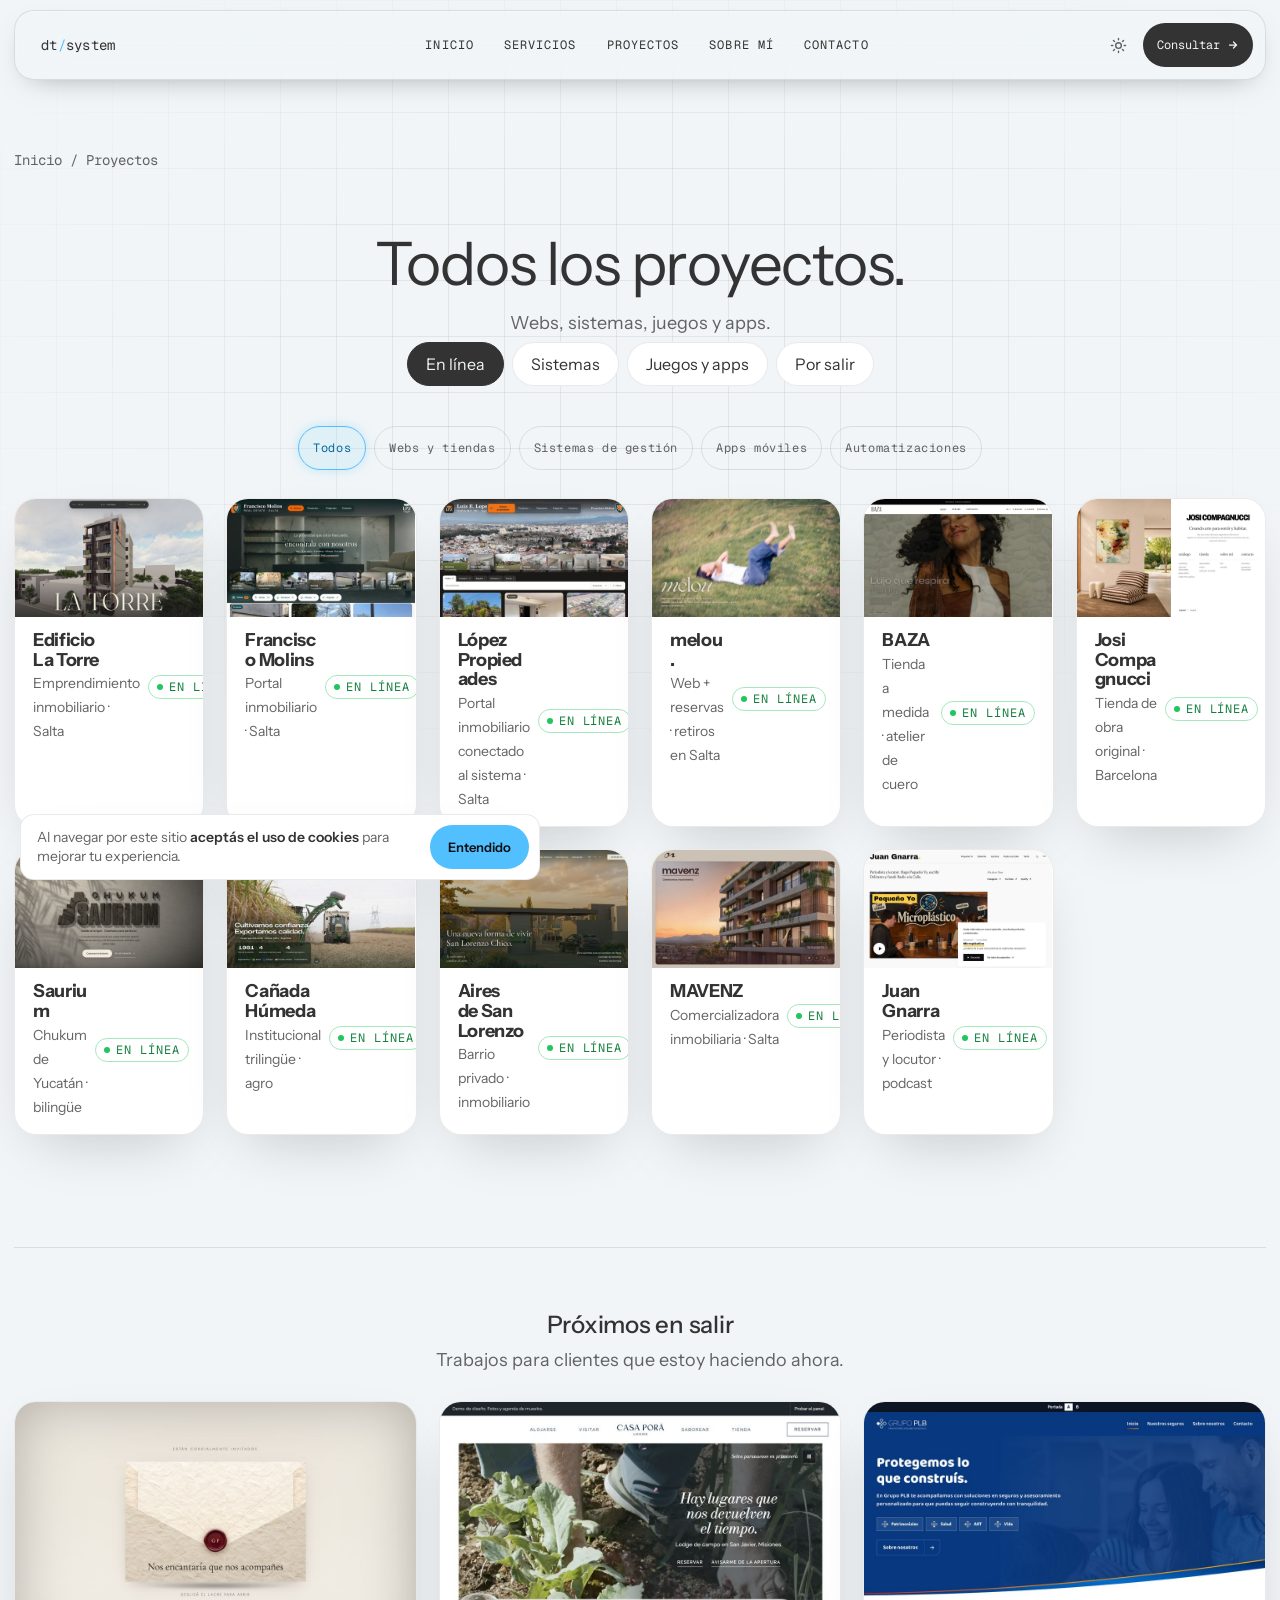
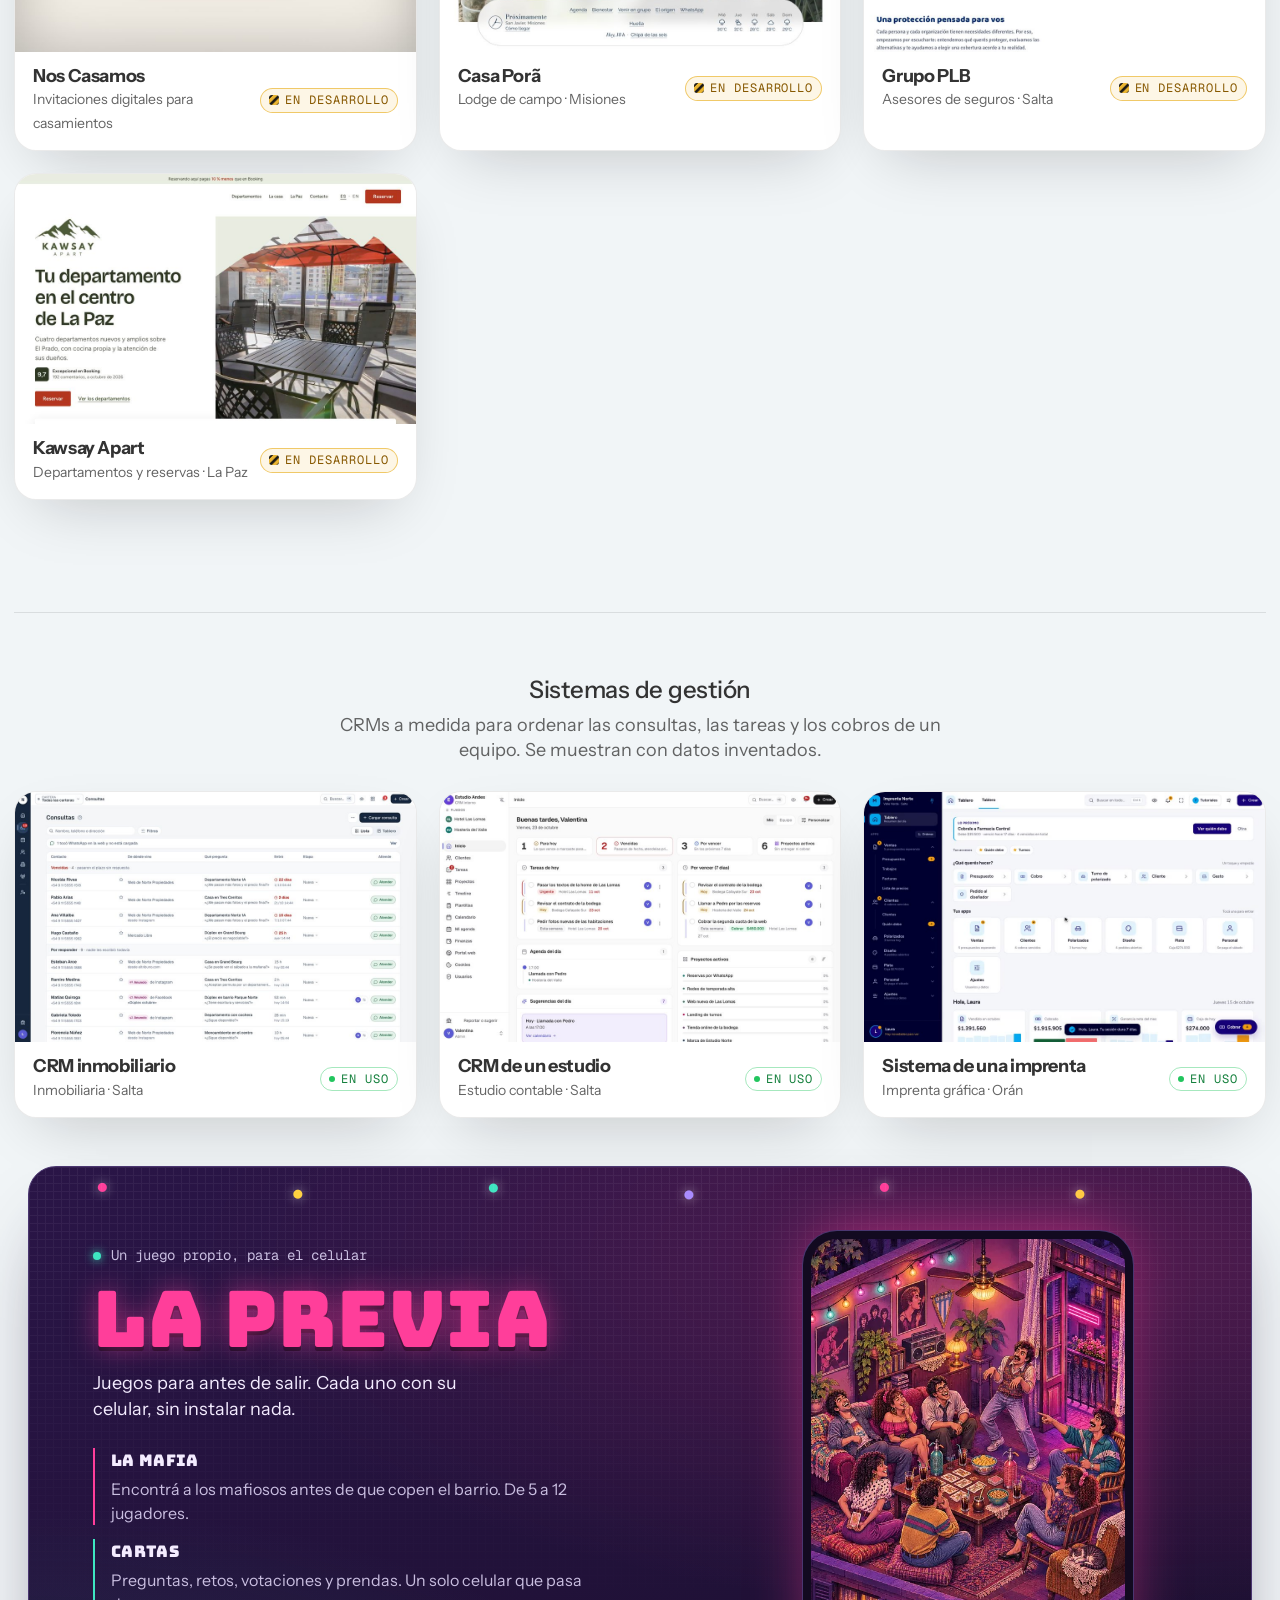
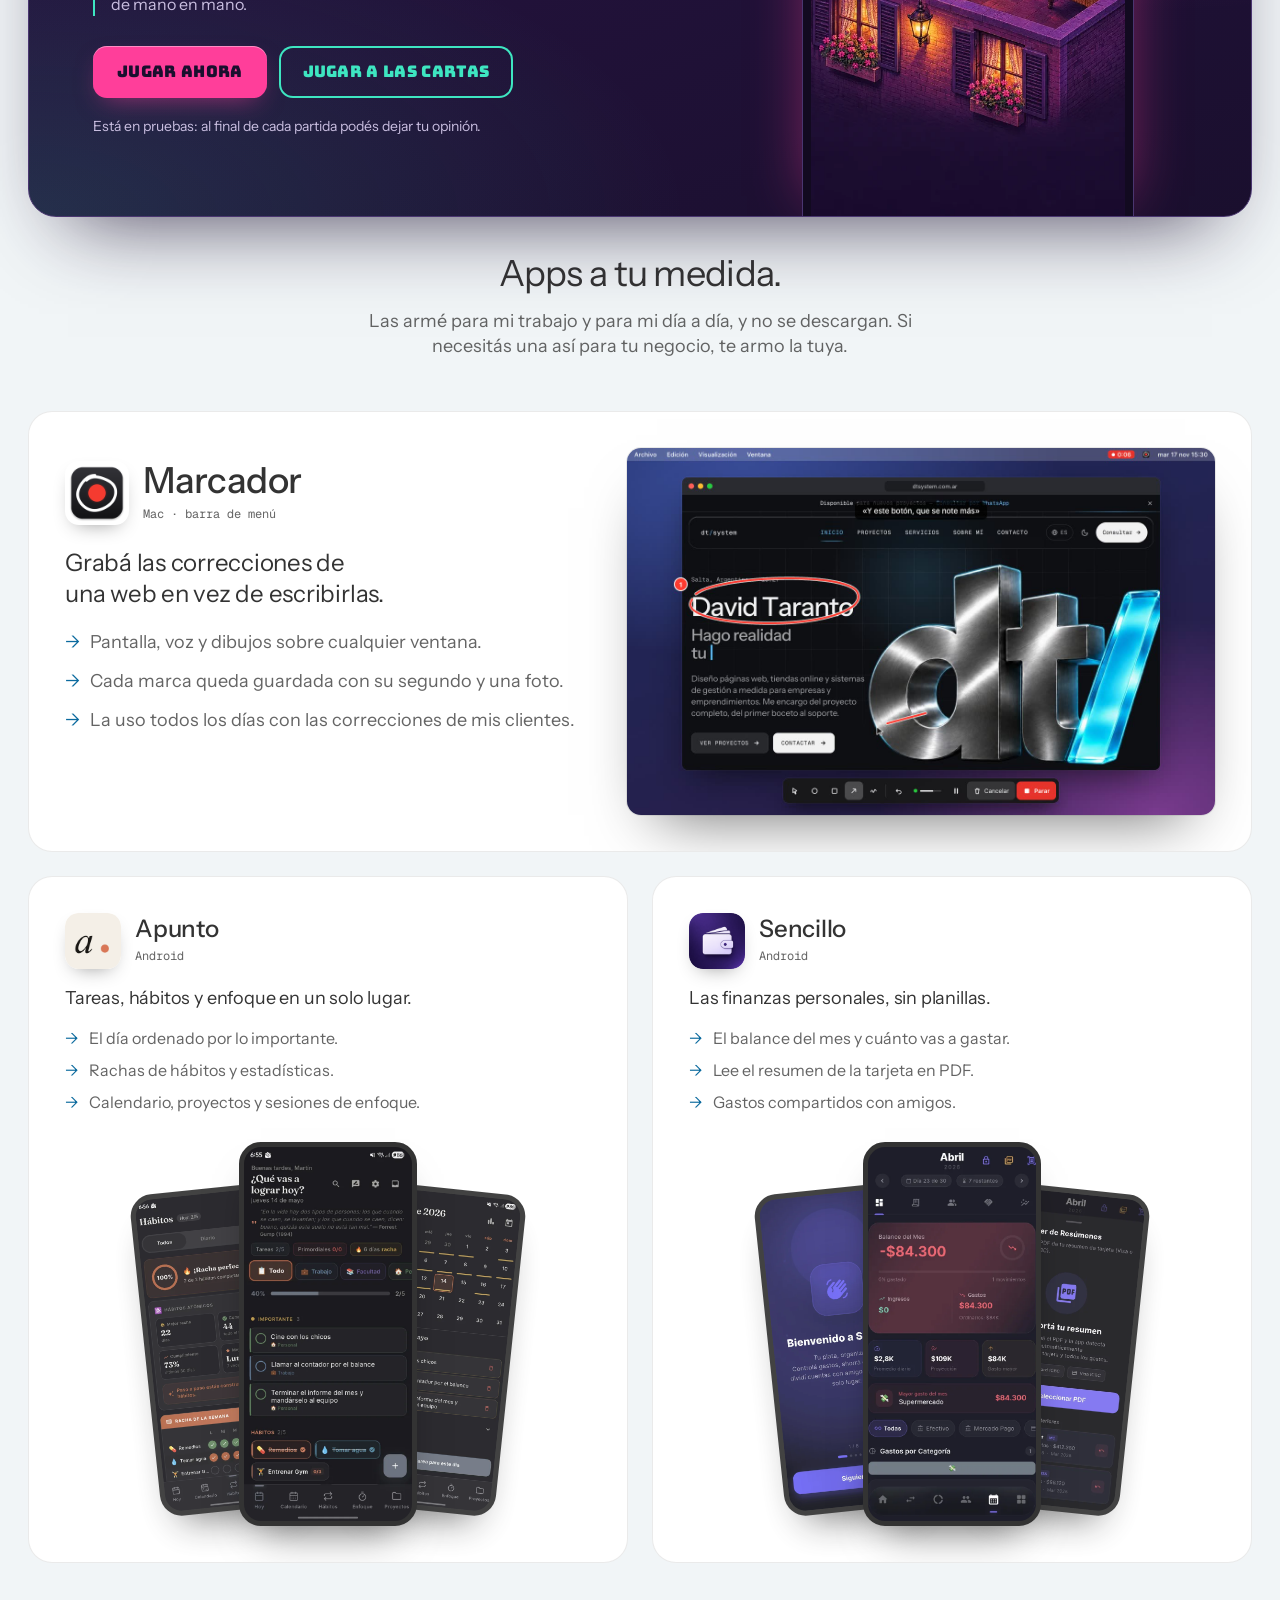
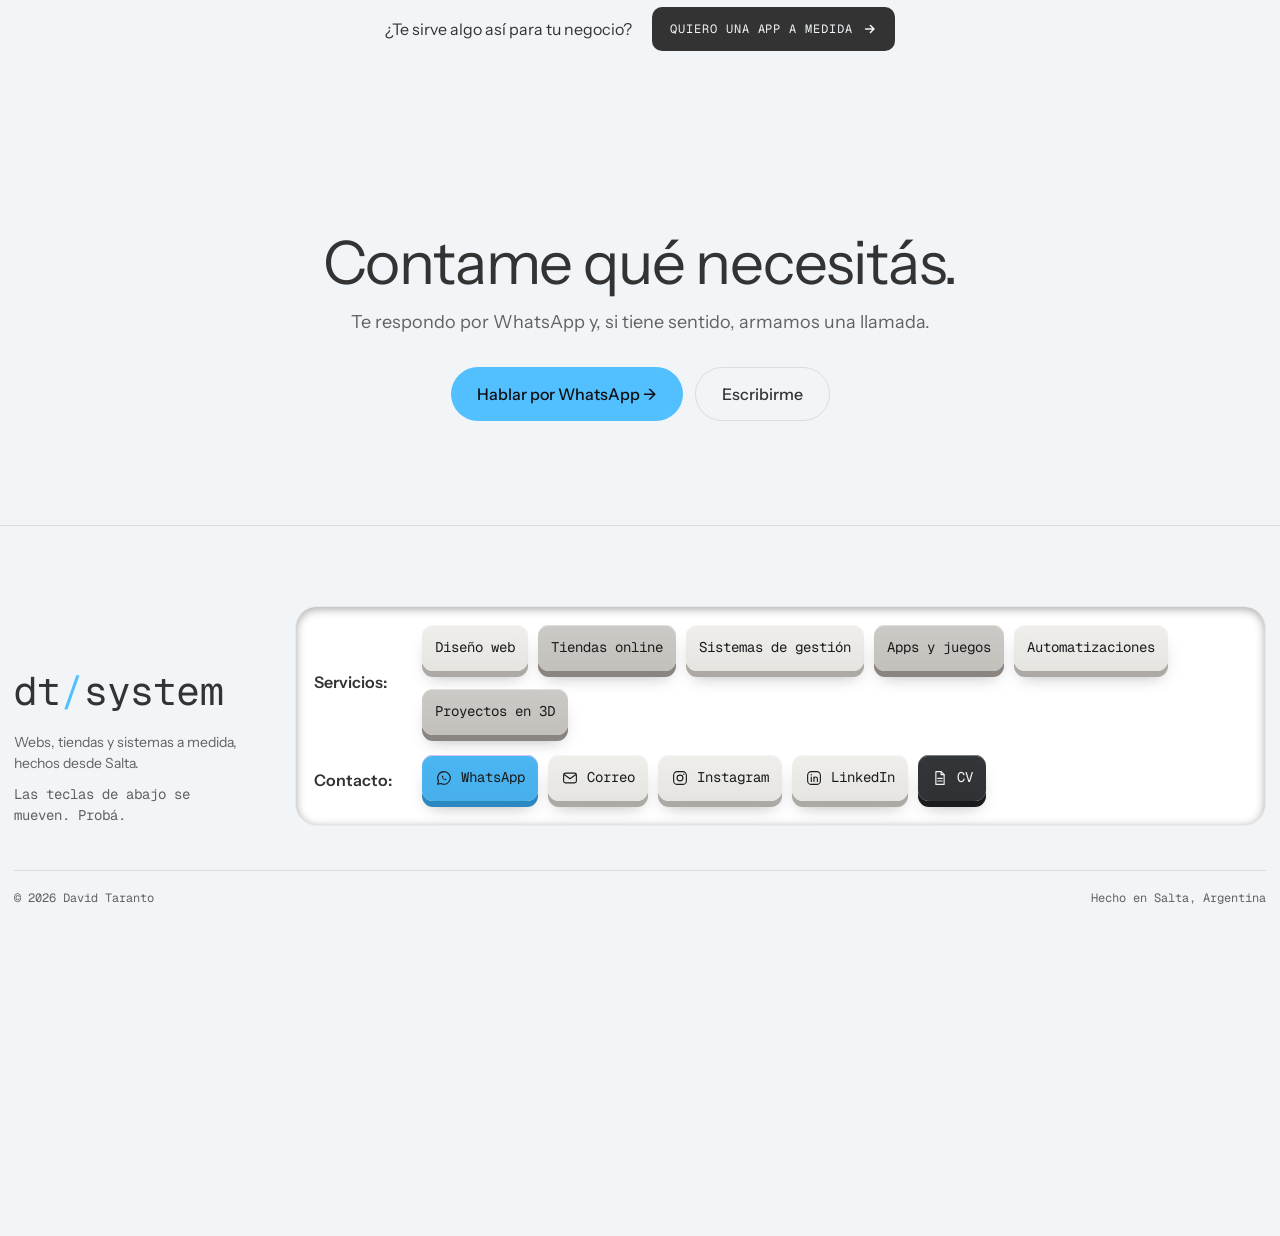
<file: proyectos/index.html>
<!DOCTYPE html>
<html lang="es" data-theme="light">
<head>
  <meta charset="UTF-8">
  <meta name="viewport" content="width=device-width, initial-scale=1, viewport-fit=cover">
  <meta name="color-scheme" content="light dark">
  <title>Proyectos: webs, tiendas y sistemas | DT System</title>
  <meta name="description" content="Los proyectos de DT System: webs y tiendas en línea, sistemas de gestión en uso, maquetas 3D y lo que está en desarrollo. David Taranto, Salta.">
  <link rel="canonical" href="https://dtsystem.com.ar/proyectos/">
  <meta property="og:type" content="website">
  <meta property="og:title" content="Todos los proyectos · DT System">
  <meta property="og:description" content="Los proyectos de DT System: webs y tiendas en línea, sistemas de gestión en uso, maquetas 3D y lo que está en desarrollo. David Taranto, Salta.">
  <meta property="og:url" content="https://dtsystem.com.ar/proyectos/">
  <meta property="og:site_name" content="DT System">
  <meta property="og:locale" content="es_AR">
  <meta property="og:image" content="https://dtsystem.com.ar/assets/og.png?v=20261121c">
  <meta property="og:image:width" content="1200">
  <meta property="og:image:height" content="630">
  <meta name="twitter:card" content="summary_large_image">
  <link rel="icon" href="/assets/brand/favicon-64.png?v=2" type="image/png" sizes="64x64">
  <link rel="apple-touch-icon" href="/assets/brand/logo-dt.png?v=2">
  <link rel="preconnect" href="https://fonts.googleapis.com">
  <link rel="preconnect" href="https://fonts.gstatic.com" crossorigin>
  <link rel="stylesheet" href="https://fonts.googleapis.com/css2?family=Instrument+Sans:wght@400;500;700&family=Geist+Mono:wght@400;700&display=swap">
  <link rel="stylesheet" href="https://fonts.googleapis.com/css2?family=Bungee&text=ABCDEFGHIJKLMNOPQRSTUVWXYZ%C3%81%C3%89%C3%8D%C3%93%C3%9A%C3%91%20&display=swap">
  <link rel="stylesheet" href="/styles.css?v=20261121c">
  <link rel="stylesheet" href="/celular.css?v=20261121c" media="(max-width: 720px)">
  <script>
    (function () {
      var t = null; try { t = localStorage.getItem("dt-theme"); } catch (e) {}
      document.documentElement.dataset.theme = t || (matchMedia("(prefers-color-scheme: dark)").matches ? "dark" : "light");
    })();
  </script>
  <script type="application/ld+json">{"@context": "https://schema.org", "@type": "CollectionPage", "name": "Todos los proyectos", "description": "Los proyectos de DT System: webs y tiendas en línea, sistemas de gestión en uso, maquetas 3D y lo que está en desarrollo. David Taranto, Salta.", "url": "https://dtsystem.com.ar/proyectos/", "isPartOf": {"@type": "WebSite", "name": "DT System", "url": "https://dtsystem.com.ar/"}}</script>
  <script type="application/ld+json">{"@context": "https://schema.org", "@type": "BreadcrumbList", "itemListElement": [{"@type": "ListItem", "position": 1, "name": "Inicio", "item": "https://dtsystem.com.ar/"}, {"@type": "ListItem", "position": 2, "name": "Proyectos", "item": "https://dtsystem.com.ar/proyectos/"}]}</script>
</head>
<body class="svc-page">
  <a class="skip" href="#main">Saltar al contenido</a>
  <div class="fx" aria-hidden="true"><div class="fx-grid"></div></div>
  <div class="top">
    <header class="hdr">
      <div class="hdr-pill">
        <a class="logo" href="/">dt<b>/</b>system</a>
        <nav class="nav" aria-label="Principal">
          <a href="/"><span class="nl"><span>Inicio</span><span aria-hidden="true">Inicio</span></span></a>
          <a href="/#servicios"><span class="nl"><span>Servicios</span><span aria-hidden="true">Servicios</span></span></a>
          <a href="/#proyectos"><span class="nl"><span>Proyectos</span><span aria-hidden="true">Proyectos</span></span></a>
          <a href="/#sobre-mi"><span class="nl"><span>Sobre mí</span><span aria-hidden="true">Sobre mí</span></span></a>
          <a href="/#contacto"><span class="nl"><span>Contacto</span><span aria-hidden="true">Contacto</span></span></a>
        </nav>
      <div class="hdr-right">
        <button class="tgl" id="themeToggle" aria-label="Cambiar tema claro/oscuro">
          <svg class="sun" width="17" height="17" viewBox="0 0 24 24" fill="none" stroke="currentColor" stroke-width="2" stroke-linecap="round"><circle cx="12" cy="12" r="4"/><path d="M12 2v2m0 16v2M4.9 4.9l1.4 1.4m11.4 11.4 1.4 1.4M2 12h2m16 0h2M4.9 19.1l1.4-1.4m11.4-11.4 1.4-1.4"/></svg>
          <svg class="moon" width="17" height="17" viewBox="0 0 24 24" fill="none" stroke="currentColor" stroke-width="2" stroke-linecap="round" stroke-linejoin="round"><path d="M21 12.8A9 9 0 1 1 11.2 3a7 7 0 0 0 9.8 9.8Z"/></svg>
        </button>
        <a class="hdr-cta" href="https://wa.me/5493875454070" target="_blank" rel="noopener"><span>Consultar</span>
          <svg width="12" height="12" viewBox="0 0 24 24" fill="none" stroke="currentColor" stroke-width="2.5" stroke-linecap="round"><path d="M5 12h14m-6-6 6 6-6 6"/></svg>
        </a>
        <details class="menu">
          <summary aria-label="Abrir menú">
            <svg class="ico-abrir" width="19" height="19" viewBox="0 0 24 24" fill="none" stroke="currentColor" stroke-width="2" stroke-linecap="round" aria-hidden="true"><path d="M4 7h16M4 12h16M4 17h16"/></svg>
            <svg class="ico-cerrar" width="19" height="19" viewBox="0 0 24 24" fill="none" stroke="currentColor" stroke-width="2" stroke-linecap="round" aria-hidden="true"><path d="M18 6 6 18M6 6l12 12"/></svg>
          </summary>
          <div class="menu-pop">
            <a href="/" style="--i:0">Inicio</a>
            <a href="/#servicios" style="--i:1">Servicios</a>
            <a href="/#proyectos" style="--i:2">Proyectos</a>
            <a href="/#sobre-mi" style="--i:3">Sobre mí</a>
            <a href="/#contacto" style="--i:4">Contacto</a>
          </div>
        </details>
      </div>
      </div>
    </header>
  </div>

  <main id="main">
    <div class="wrap pro-ruta">
      <nav class="svc-bread" aria-label="Ruta"><a href="/">Inicio</a> <span aria-hidden="true">/</span> <span aria-current="page">Proyectos</span></nav>
    </div>
<section id="todos" class="todos-sec todos-pag">
      <div class="wrap">
        <div class="sec-head" data-rv="fade">
          <h1 class="h2" data-i18n="cs_todos">Todos los proyectos.</h1>
          <p class="sub" data-i18n="cs_sub">Webs, sistemas, juegos y apps.</p>
        </div>


        <div class="tabs" role="tablist" aria-label="Proyectos por tipo" data-i18n-aria="tabs" hidden>
          <button class="tab" type="button" role="tab" id="t-linea" aria-controls="p-linea" aria-selected="true"><span data-i18n="tab_linea">En línea</span><span class="tab-n"></span></button>
          <button class="tab" type="button" role="tab" id="t-sys" aria-controls="p-sys" aria-selected="false" tabindex="-1"><span data-i18n="tab_sys">Sistemas</span><span class="tab-n"></span></button>
          <button class="tab" type="button" role="tab" id="t-juegos" aria-controls="p-juegos" aria-selected="false" tabindex="-1"><span data-i18n="tab_juegos">Juegos y apps</span><span class="tab-n"></span></button>
          <button class="tab" type="button" role="tab" id="t-wip" aria-controls="p-wip" aria-selected="false" tabindex="-1"><span data-i18n="tab_wip">Por salir</span><span class="tab-n"></span></button>
        </div>

        <div class="tab-panel" id="p-linea" role="tabpanel" aria-labelledby="t-linea">

        <div class="af-chips cs-filter" id="csFilter" role="group" aria-label="Filtrar proyectos por tipo" data-i18n-aria="cs_filtro">
          <button type="button" aria-pressed="true" class="af-chip on" data-f="all" data-i18n="cs_f0">Todos</button>
          <button type="button" aria-pressed="false" class="af-chip" data-f="web" data-i18n="cs_f1">Webs y tiendas</button>
          <button type="button" aria-pressed="false" class="af-chip" data-f="sys" data-i18n="cs_f2">Sistemas de gestión</button>
          <button type="button" aria-pressed="false" class="af-chip" data-f="app" data-i18n="cs_f3">Apps móviles</button>
          <button type="button" aria-pressed="false" class="af-chip" data-f="ia" data-i18n="cs_f4">Automatizaciones</button>
        </div>

        <div class="demo-grid cs-grid" id="csGrid">
          <!-- CASOS:INICIO -->
          <a class="demo" data-cat="web" data-cursor="Visitar ↗" data-cursor-en="Visit ↗" href="https://edificiolatorre.com" target="_blank" rel="noopener">
            <div class="demo-shot" data-full="/assets/casos/full-latorre.webp?v=aa67352b"><img src="/assets/casos/case-latorre.jpg?v=7a1bacd9" width="960" height="600" alt="Sitio del Edificio La Torre, emprendimiento inmobiliario en Salta" loading="lazy"></div>
            <div class="demo-info">
              <div><h3>Edificio La Torre</h3><small data-i18n="c13s">Emprendimiento inmobiliario · Salta</small></div>
              <span class="live"><i aria-hidden="true"></i> <span data-i18n="st_live">En línea</span></span>
              <span class="demo-ir" aria-hidden="true">↗</span>
            </div>
            <div class="demo-ov" aria-hidden="true"><span>Visitar ↗</span></div>
          </a>

          <a class="demo" data-cat="web" data-cursor="Visitar ↗" data-cursor-en="Visit ↗" href="https://franciscomolins.com" target="_blank" rel="noopener">
            <div class="demo-shot" data-full="/assets/casos/full-fmolins.webp?v=e84d4769"><img src="/assets/casos/case-fmolins.jpg?v=547396c5" width="960" height="600" alt="Portal inmobiliario de Francisco Molins, en Salta" loading="lazy"></div>
            <div class="demo-info">
              <div><h3>Francisco Molins</h3><small data-i18n="c14s">Portal inmobiliario · Salta</small></div>
              <span class="live"><i aria-hidden="true"></i> <span data-i18n="st_live">En línea</span></span>
              <span class="demo-ir" aria-hidden="true">↗</span>
            </div>
            <div class="demo-ov" aria-hidden="true"><span>Visitar ↗</span></div>
          </a>

          <a class="demo" data-cat="web" data-cursor="Visitar ↗" data-cursor-en="Visit ↗" href="https://lopezpropiedades.com" target="_blank" rel="noopener">
            <div class="demo-shot" data-full="/assets/casos/full-lpz.webp?v=9b31a743"><img src="/assets/casos/case-lpz.jpg?v=3efde9db" width="960" height="600" alt="Portal inmobiliario de López Propiedades, en Salta" loading="lazy"></div>
            <div class="demo-info">
              <div><h3>López Propiedades</h3><small data-i18n="c19s">Portal inmobiliario conectado al sistema · Salta</small></div>
              <span class="live"><i aria-hidden="true"></i> <span data-i18n="st_live">En línea</span></span>
              <span class="demo-ir" aria-hidden="true">↗</span>
            </div>
            <div class="demo-ov" aria-hidden="true"><span>Visitar ↗</span></div>
          </a>

          <a class="demo" data-cat="web" data-cursor="Visitar ↗" data-cursor-en="Visit ↗" href="https://melou.com.ar" target="_blank" rel="noopener">
            <div class="demo-shot" data-full="/assets/casos/full-melou.webp?v=b7fc7817"><img src="/assets/casos/case-melou.jpg?v=0babf257" width="960" height="600" alt="Sitio de melou, retiros de bienestar en Salta" loading="lazy"></div>
            <div class="demo-info">
              <div><h3>melou.</h3><small data-i18n="c1s">Web + reservas · retiros en Salta</small></div>
              <span class="live"><i aria-hidden="true"></i> <span data-i18n="st_live">En línea</span></span>
              <span class="demo-ir" aria-hidden="true">↗</span>
            </div>
            <div class="demo-ov" aria-hidden="true"><span>Visitar ↗</span></div>
          </a>

          <a class="demo" data-cat="web" data-cursor="Visitar ↗" data-cursor-en="Visit ↗" href="https://baza.com.ar" target="_blank" rel="noopener">
            <div class="demo-shot" data-full="/assets/casos/full-baza.webp?v=14bb727f"><img src="/assets/casos/case-baza.jpg?v=701b2541" width="960" height="600" alt="Tienda online de BAZA, atelier de cuero de Salta" loading="lazy"></div>
            <div class="demo-info">
              <div><h3>BAZA</h3><small data-i18n="c2s">Tienda a medida · atelier de cuero</small></div>
              <span class="live"><i aria-hidden="true"></i> <span data-i18n="st_live">En línea</span></span>
              <span class="demo-ir" aria-hidden="true">↗</span>
            </div>
            <div class="demo-ov" aria-hidden="true"><span>Visitar ↗</span></div>
          </a>

          <a class="demo" data-cat="web" data-cursor="Visitar ↗" data-cursor-en="Visit ↗" href="https://josicompagnucci.com" target="_blank" rel="noopener">
            <div class="demo-shot"><img src="/assets/casos/case-josi.jpg?v=d30b97c5" width="960" height="600" alt="Tienda online de la artista Josi Compagnucci, obra original desde Barcelona" loading="lazy"></div>
            <div class="demo-info">
              <div><h3>Josi Compagnucci</h3><small data-i18n="c33s">Tienda de obra original · Barcelona</small></div>
              <span class="live"><i aria-hidden="true"></i> <span data-i18n="st_live">En línea</span></span>
              <span class="demo-ir" aria-hidden="true">↗</span>
            </div>
            <div class="demo-ov" aria-hidden="true"><span>Visitar ↗</span></div>
          </a>

          <a class="demo" data-cat="web" data-cursor="Visitar ↗" data-cursor-en="Visit ↗" href="https://sauriumchukum.com" target="_blank" rel="noopener">
            <div class="demo-shot" data-full="/assets/casos/full-saurium.webp?v=1b5850b9"><img src="/assets/casos/case-saurium.jpg?v=98c7b17d" width="960" height="600" alt="Sitio de Saurium, recubrimiento de chukum de la península de Yucatán" loading="lazy"></div>
            <div class="demo-info">
              <div><h3>Saurium</h3><small data-i18n="c16s">Chukum de Yucatán · bilingüe</small></div>
              <span class="live"><i aria-hidden="true"></i> <span data-i18n="st_live">En línea</span></span>
              <span class="demo-ir" aria-hidden="true">↗</span>
            </div>
            <div class="demo-ov" aria-hidden="true"><span>Visitar ↗</span></div>
          </a>

          <a class="demo" data-cat="web" data-cursor="Visitar ↗" data-cursor-en="Visit ↗" href="https://canadahumeda.com.ar" target="_blank" rel="noopener">
            <div class="demo-shot" data-full="/assets/casos/full-canada.webp?v=51283b89"><img src="/assets/casos/case-canada.jpg?v=b44ed54e" width="960" height="600" alt="Sitio institucional de Cañada Húmeda, grupo agroindustrial de Salta" loading="lazy"></div>
            <div class="demo-info">
              <div><h3>Cañada Húmeda</h3><small data-i18n="c4s">Institucional trilingüe · agro</small></div>
              <span class="live"><i aria-hidden="true"></i> <span data-i18n="st_live">En línea</span></span>
              <span class="demo-ir" aria-hidden="true">↗</span>
            </div>
            <div class="demo-ov" aria-hidden="true"><span>Visitar ↗</span></div>
          </a>

          <a class="demo" data-cat="web" data-cursor="Visitar ↗" data-cursor-en="Visit ↗" href="https://airesdesanlorenzo.com" target="_blank" rel="noopener">
            <div class="demo-shot" data-full="/assets/casos/full-aires.webp?v=b2eb02fd"><img src="/assets/casos/case-aires.jpg?v=c4a30ad7" width="960" height="600" alt="Landing de Aires de San Lorenzo, barrio privado en Salta" loading="lazy"></div>
            <div class="demo-info">
              <div><h3>Aires de San Lorenzo</h3><small data-i18n="c5s">Barrio privado · inmobiliario</small></div>
              <span class="live"><i aria-hidden="true"></i> <span data-i18n="st_live">En línea</span></span>
              <span class="demo-ir" aria-hidden="true">↗</span>
            </div>
            <div class="demo-ov" aria-hidden="true"><span>Visitar ↗</span></div>
          </a>

          <!-- En trabajo: va sin link hasta que se publique. -->
          <a class="demo" data-cat="web" data-cursor="Visitar ↗" data-cursor-en="Visit ↗" href="https://mavenz.com.ar" target="_blank" rel="noopener">
            <div class="demo-shot" data-full="/assets/casos/full-mavenz.webp?v=d2265b4c"><img src="/assets/casos/case-mavenz.jpg?v=20aac0e6" width="960" height="600" alt="Vista previa del sitio de MAVENZ, comercializadora inmobiliaria de Salta" loading="lazy"></div>
            <div class="demo-info">
              <div><h3>MAVENZ</h3><small data-i18n="c12s">Comercializadora inmobiliaria · Salta</small></div>
              <span class="live"><i aria-hidden="true"></i> <span data-i18n="st_live">En línea</span></span>
              <span class="demo-ir" aria-hidden="true">↗</span>
            </div>
            <div class="demo-ov" aria-hidden="true"><span>Visitar ↗</span></div>
          </a>

          <a class="demo" data-cat="web" data-cursor="Visitar ↗" data-cursor-en="Visit ↗" href="https://juangnarra.dtsystem.com.ar" target="_blank" rel="noopener">
            <div class="demo-shot" data-full="/assets/casos/full-juangnarra.webp?v=a477f1ca"><img src="/assets/casos/case-juangnarra.jpg?v=e55b56a5" width="960" height="600" alt="Sitio personal de Juan Gnarra, periodista y locutor, con su podcast y sus escritos" loading="lazy"></div>
            <div class="demo-info">
              <div><h3>Juan Gnarra</h3><small data-i18n="c32s">Periodista y locutor · podcast</small></div>
              <span class="live"><i aria-hidden="true"></i> <span data-i18n="st_live">En línea</span></span>
              <span class="demo-ir" aria-hidden="true">↗</span>
            </div>
            <div class="demo-ov" aria-hidden="true"><span>Visitar ↗</span></div>
          </a>
          <!-- CASOS:FIN -->
        </div>
        <button class="btn btn-sec cs-mas" id="csMas" type="button" hidden data-i18n="cs_mas">Ver todos los proyectos</button>
        </div>

        <!-- BLOQUES:INICIO -->
        <div class="tab-panel" id="p-wip" role="tabpanel" aria-labelledby="t-wip">
        <div class="sys-head" data-rv="fade">
          <h3 class="sys-h" data-i18n="wip_h">Próximos en salir</h3>
          <p class="sub" data-i18n="wip_sub">Trabajos para clientes que estoy haciendo ahora.</p>
        </div>
        <div class="demo-grid cs-grid sys-grid" id="wipGrid">
          <div class="demo" data-cat="web">
            <div class="demo-shot" data-video="/assets/casos/video-casamiento.mp4"><img src="/assets/casos/case-casamiento.jpg?v=ac182e42" width="960" height="600" alt="Invitación web de casamiento con confirmación de asistencia" loading="lazy"></div>
            <div class="demo-info">
              <div><h3>Nos Casamos</h3><small data-i18n="c22s">Invitaciones digitales para casamientos</small></div>
              <span class="live es-wip"><i class="obra" aria-hidden="true"></i><span data-i18n="st_wip">En desarrollo</span></span>
            </div>
          </div>

          <div class="demo" data-cat="web">
            <div class="demo-shot" data-full="/assets/casos/full-casapora.webp?v=b1e49cd0"><img src="/assets/casos/case-casapora.jpg?v=b1a7c481" width="960" height="600" alt="Demo del sitio de Casa Porã, lodge de campo en San Javier, Misiones" loading="lazy"></div>
            <div class="demo-info">
              <div><h3>Casa Porã</h3><small data-i18n="c20s">Lodge de campo · Misiones</small></div>
              <span class="live es-wip"><i class="obra" aria-hidden="true"></i><span data-i18n="st_wip">En desarrollo</span></span>
            </div>
          </div>

          <div class="demo" data-cat="web">
            <div class="demo-shot" data-full="/assets/casos/full-plb.webp?v=a73b19d1"><img src="/assets/casos/case-plb.jpg?v=3c6bffbd" width="960" height="600" alt="Demo del sitio de Grupo PLB, asesores de seguros en Salta" loading="lazy"></div>
            <div class="demo-info">
              <div><h3>Grupo PLB</h3><small data-i18n="c21s">Asesores de seguros · Salta</small></div>
              <span class="live es-wip"><i class="obra" aria-hidden="true"></i><span data-i18n="st_wip">En desarrollo</span></span>
            </div>
          </div>

          <div class="demo" data-cat="web">
            <div class="demo-shot" data-full="/assets/casos/full-kawsay.webp?v=de70bf0e"><img src="/assets/casos/case-kawsay.jpg?v=966910e3" width="960" height="600" alt="Sitio de Kawsay Apart, departamentos en El Prado, La Paz, con reserva directa" loading="lazy"></div>
            <div class="demo-info">
              <div><h3>Kawsay Apart</h3><small data-i18n="c31s">Departamentos y reservas · La Paz</small></div>
              <span class="live es-wip"><i class="obra" aria-hidden="true"></i><span data-i18n="st_wip">En desarrollo</span></span>
            </div>
          </div>
        </div>
        </div>

        <div class="tab-panel" id="p-sys" role="tabpanel" aria-labelledby="t-sys">
        <div class="sys-head" data-rv="fade">
          <h3 class="sys-h" data-i18n="sys_h">Sistemas de gestión</h3>
          <p class="sub" data-i18n="sys_sub">CRMs a medida para ordenar las consultas, las tareas y los cobros de un equipo. Se muestran con datos inventados.</p>
        </div>
        <div class="demo-grid cs-grid sys-grid" id="sysGrid">
          <div class="demo" data-cat="sys">
            <div class="demo-shot" data-video="/assets/casos/video-crm-inmo.mp4" data-video-cel="/assets/casos/video-crm-inmo-cel.mp4"><img src="/assets/casos/case-crm-inmo.jpg?v=e95e38c1" width="960" height="600" alt="Demo de un CRM inmobiliario con datos inventados: cada consulta con su origen, la propiedad que pregunta, hace cuánto entró y el botón para atenderla" loading="lazy"></div>
            <div class="demo-info">
              <div><h3>CRM inmobiliario</h3><small data-i18n="c28s">Inmobiliaria · Salta</small></div>
              <span class="live"><i aria-hidden="true"></i> <span data-i18n="st_uso">En uso</span></span>
            </div>
          </div>

          <div class="demo" data-cat="sys">
            <div class="demo-shot" data-video="/assets/casos/video-crm-estudio.mp4" data-video-cel="/assets/casos/video-crm-estudio-cel.mp4"><img src="/assets/casos/case-crm-estudio.jpg?v=655c1a54" width="960" height="600" alt="Demo del tablero de inicio de un CRM para estudios con datos inventados: tareas del día, vencimientos, agenda y proyectos activos" loading="lazy"></div>
            <div class="demo-info">
              <div><h3>CRM de un estudio</h3><small data-i18n="c29s">Estudio contable · Salta</small></div>
              <span class="live"><i aria-hidden="true"></i> <span data-i18n="st_uso">En uso</span></span>
            </div>
          </div>

          <div class="demo" data-cat="sys">
            <div class="demo-shot" data-video="/assets/casos/video-crm-mix.mp4" data-video-cel="/assets/casos/video-crm-mix-cel.mp4"><img src="/assets/casos/case-crm-mix.jpg?v=301a99f0" width="960" height="600" alt="Tablero del sistema de una imprenta, mostrado con datos inventados: presupuestos esperando, trabajos y cobros" loading="lazy"></div>
            <div class="demo-info">
              <div><h3>Sistema de una imprenta</h3><small data-i18n="c30s">Imprenta gráfica · Orán</small></div>
              <span class="live"><i aria-hidden="true"></i> <span data-i18n="st_uso">En uso</span></span>
            </div>
          </div>
        </div>
        </div>
        <!-- BLOQUES:FIN -->

        <div class="tab-panel" id="p-juegos" role="tabpanel" aria-labelledby="t-juegos">
        <!-- ============ 3b. LA PREVIA ============
             Producto propio (pedido de David, 17/11): un bloque con la estetica del
             juego, en la parte de proyectos, que invita a jugarlo. El arte y el
             video son del juego (propio/la-previa/server/web), achicados. -->
        <div class="previa-sec" id="la-previa">
          <div class="wrap">
            <div class="previa" data-rv="up">
              <div class="previa-txt">
                <p class="previa-tag"><span class="previa-punto" aria-hidden="true"></span><span data-i18n="pv_tag">Un juego propio, para el celular</span></p>
                <h2 class="previa-h" id="previaH">La Previa</h2>
                <p class="previa-sub" data-i18n="pv_sub">Juegos para antes de salir. Cada uno con su celular, sin instalar nada.</p>
                <ul class="previa-modos">
                  <li><a href="https://la-previa.dtsystem.com.ar/" target="_blank" rel="noopener"><b>La Mafia</b></a><span data-i18n="pv_m1">Encontrá a los mafiosos antes de que copen el barrio. De 5 a 12 jugadores.</span></li>
                  <li><a href="https://la-previa.dtsystem.com.ar/cartas.html" target="_blank" rel="noopener"><b data-i18n="pv_m2h">Cartas</b></a><span data-i18n="pv_m2">Preguntas, retos, votaciones y prendas. Un solo celular que pasa de mano en mano.</span></li>
                </ul>
                <div class="previa-ctas">
                  <a class="previa-btn" href="https://la-previa.dtsystem.com.ar/" target="_blank" rel="noopener" data-i18n="pv_cta">Jugar ahora</a>
                  <a class="previa-btn2" href="https://la-previa.dtsystem.com.ar/cartas.html" target="_blank" rel="noopener" data-i18n="pv_cta2">Jugar a las cartas</a>
                </div>
                <p class="previa-nota" data-i18n="pv_nota">Está en pruebas: al final de cada partida podés dejar tu opinión.</p>
              </div>
              <a class="previa-vista" href="https://la-previa.dtsystem.com.ar/" target="_blank" rel="noopener" tabindex="-1" aria-hidden="true">
                <span class="previa-pantalla">
                  <video class="previa-vid" muted loop playsinline preload="none" poster="/assets/previa/escena-previa.webp" width="540" height="958" data-src="/assets/previa/escena-previa.mp4"></video>
                </span>
              </a>
            </div>
          </div>
        </div>

        <!-- ============ 3c. APPS A MEDIDA ============
             Pedido de David (17/11): sus apps propias, tipo publicidad, sin
             descarga: invitan a pedir una a medida. Marcador va con una
             animacion (no es una grabacion real: armada desde su interfaz);
             en las capturas de Apunto y Sencillo los datos son inventados. -->
        <div class="apps-sec" id="apps">
          <div class="wrap">
            <div class="sec-head" data-rv="up">
              <h2 class="h2" id="appsH" data-i18n="ap_h">Apps a tu medida.</h2>
              <p class="sub" data-i18n="ap_sub">Las armé para mi trabajo y para mi día a día, y no se descargan. Si necesitás una así para tu negocio, te armo la tuya.</p>
            </div>

            <article class="app app-ancha" data-rv="up">
              <div class="app-txt">
                <div class="app-cab"><img class="app-ico" src="/assets/apps/icono-marcador.png" width="160" height="160" alt="">
                  <div><h3>Marcador</h3><span class="app-plat" data-i18n="ap_m_plat">Mac · barra de menú</span></div></div>
                <p class="app-lema" data-i18n="ap_m_lema">Grabá las correcciones de una web en vez de escribirlas.</p>
                <ul class="app-lista">
                  <li data-i18n="ap_m_1">Pantalla, voz y dibujos sobre cualquier ventana.</li>
                  <li data-i18n="ap_m_2">Cada marca queda guardada con su segundo y una foto.</li>
                  <li data-i18n="ap_m_3">La uso todos los días con las correcciones de mis clientes.</li>
                </ul>
              </div>
              <div class="app-mac" aria-hidden="true">
                <video class="app-vid" muted loop playsinline preload="none" poster="/assets/apps/marcador.jpg" width="1280" height="800" data-src="/assets/apps/marcador.mp4" data-src-cel="/assets/apps/marcador-cel.mp4"></video>
              </div>
            </article>

            <div class="apps-par">
              <article class="app" data-rv="up">
                <div class="app-cab"><img class="app-ico recorte" src="/assets/apps/icono-apunto.png?v=2" width="160" height="160" alt="">
                  <div><h3>Apunto</h3><span class="app-plat">Android</span></div></div>
                <p class="app-lema" data-i18n="ap_a_lema">Tareas, hábitos y enfoque en un solo lugar.</p>
                <ul class="app-lista">
                  <li data-i18n="ap_a_1">El día ordenado por lo importante.</li>
                  <li data-i18n="ap_a_2">Rachas de hábitos y estadísticas.</li>
                  <li data-i18n="ap_a_3">Calendario, proyectos y sesiones de enfoque.</li>
                </ul>
                <div class="app-tels" aria-hidden="true">
                  <span class="app-tel lado"><img src="/assets/apps/anotalo-habitos.webp" width="540" height="1170" alt="" loading="lazy" decoding="async"></span>
                  <span class="app-tel"><img src="/assets/apps/anotalo-hoy.webp" width="540" height="1170" alt="" loading="lazy" decoding="async"></span>
                  <span class="app-tel lado"><img src="/assets/apps/anotalo-calendario.webp" width="540" height="1170" alt="" loading="lazy" decoding="async"></span>
                </div>
              </article>
              <article class="app" data-rv="up">
                <div class="app-cab"><img class="app-ico recorte" src="/assets/apps/icono-sencillo.png" width="160" height="160" alt="">
                  <div><h3>Sencillo</h3><span class="app-plat">Android</span></div></div>
                <p class="app-lema" data-i18n="ap_s_lema">Las finanzas personales, sin planillas.</p>
                <ul class="app-lista">
                  <li data-i18n="ap_s_1">El balance del mes y cuánto vas a gastar.</li>
                  <li data-i18n="ap_s_2">Lee el resumen de la tarjeta en PDF.</li>
                  <li data-i18n="ap_s_3">Gastos compartidos con amigos.</li>
                </ul>
                <div class="app-tels" aria-hidden="true">
                  <span class="app-tel lado"><img src="/assets/apps/sencillo-inicio.webp" width="540" height="1170" alt="" loading="lazy" decoding="async"></span>
                  <span class="app-tel"><img src="/assets/apps/sencillo-balance.webp" width="540" height="1170" alt="" loading="lazy" decoding="async"></span>
                  <span class="app-tel lado"><img src="/assets/apps/sencillo-escaner.webp" width="540" height="1170" alt="" loading="lazy" decoding="async"></span>
                </div>
              </article>
            </div>

            <div class="apps-pie" data-rv="up">
              <p data-i18n="ap_pie">¿Te sirve algo así para tu negocio?</p>
              <a class="pill pill-oscuro apps-cta" href="/#contacto" data-tipo="App móvil"><span class="pill-txt"><span data-i18n="ap_cta">Quiero una app a medida</span></span><svg class="pill-fl" viewBox="0 0 16 16" width="14" height="14" aria-hidden="true" focusable="false"><path d="M3 8h9M8.5 4l4 4-4 4" fill="none" stroke="currentColor" stroke-width="1.8" stroke-linecap="round" stroke-linejoin="round"/></svg></a>
            </div>
          </div>
        </div>

        </div>
      </div>
    </section>

    <section class="svc-sec svc-fin">
      <div class="wrap">
        <h2 class="h2">Contame qué necesitás.</h2>
        <p class="sub">Te respondo por WhatsApp y, si tiene sentido, armamos una llamada.</p>
        <div class="svc-ctas">
          <a class="btn btn-pri" href="https://wa.me/5493875454070" target="_blank" rel="noopener">Hablar por WhatsApp →</a>
          <a class="btn btn-sec" href="/#contacto">Escribirme</a>
        </div>
      </div>
    </section>
  </main>

  <footer class="footer">
    <div class="wrap">
      <div class="footer-cols pie-teclado">
        <div class="f-brand">
          <a class="logo pie-logo" href="/">dt<b>/</b>system</a>
          <p>Webs, tiendas y sistemas a medida, hechos desde Salta.</p>
          <p class="pie-juego">Las teclas de abajo se mueven. Probá.</p>
        </div>
        <nav class="teclado" aria-label="Pie">
          <div class="fila">
            <h3 class="fila-n">Servicios</h3>
            <div class="fila-teclas">
              <a class="tecla" href="/diseno-web/">Diseño web</a>
              <a class="tecla t-gris" href="/tiendas-online/">Tiendas online</a>
              <a class="tecla" href="/sistemas-de-gestion/">Sistemas de gestión</a>
              <a class="tecla t-gris" href="/apps-y-juegos/">Apps y juegos</a>
              <a class="tecla" href="/automatizaciones/">Automatizaciones</a>
              <a class="tecla t-gris" href="/proyectos-3d/">Proyectos en 3D</a>
            </div>
          </div>
          <div class="fila">
            <h3 class="fila-n">Contacto</h3>
            <div class="fila-teclas">
              <a class="tecla t-celeste" href="https://wa.me/5493875454070" target="_blank" rel="noopener"><svg viewBox="0 0 24 24" width="18" height="18" aria-hidden="true" focusable="false" fill="none" stroke="currentColor" stroke-width="1.5" stroke-linecap="round" stroke-linejoin="round"><path d="M12 3.5a8.4 8.4 0 0 0-7.3 12.6L3.6 20.4l4.4-1.1A8.4 8.4 0 1 0 12 3.5z"/><path fill="currentColor" stroke="none" transform="translate(8.05 7.95) scale(.33)" d="M20 15.4c-1.2 0-2.4-.2-3.5-.6a1 1 0 0 0-1 .3l-1.6 2c-2.8-1.4-5.5-3.9-6.9-6.9l2-1.7c.3-.3.3-.7.2-1-.4-1.1-.6-2.3-.6-3.5 0-.5-.4-1-1-1H4.2C3.6 3 3 3.2 3 4c0 9.3 7.7 17 17 17 .7 0 1-.6 1-1.2v-3.4c0-.6-.5-1-1-1z"/></svg><span>WhatsApp</span></a>
              <a class="tecla" href="mailto:contacto@dtsystem.com.ar"><svg viewBox="0 0 24 24" width="18" height="18" aria-hidden="true" focusable="false" fill="none" stroke="currentColor" stroke-width="1.5" stroke-linecap="round" stroke-linejoin="round"><rect x="3.5" y="5.5" width="17" height="13" rx="2.5"/><path d="M4.6 7.6 12 13l7.4-5.4"/></svg><span>Correo</span></a>
              <a class="tecla" href="https://www.instagram.com/david.taranto/" target="_blank" rel="noopener"><svg viewBox="0 0 24 24" width="18" height="18" aria-hidden="true" focusable="false" fill="none" stroke="currentColor" stroke-width="1.5" stroke-linecap="round" stroke-linejoin="round"><rect x="3.5" y="3.5" width="17" height="17" rx="5"/><circle cx="12" cy="12" r="3.9"/><circle cx="17.1" cy="6.9" r=".95" fill="currentColor" stroke="none"/></svg><span>Instagram</span></a>
              <a class="tecla" href="https://www.linkedin.com/in/david-taranto/" target="_blank" rel="noopener"><svg viewBox="0 0 24 24" width="18" height="18" aria-hidden="true" focusable="false" fill="none" stroke="currentColor" stroke-width="1.5" stroke-linecap="round" stroke-linejoin="round"><rect x="3.5" y="3.5" width="17" height="17" rx="5"/><path d="M8.4 10.6v5.9M11.9 16.5v-5.9M11.9 13.3c0-1.6 1.1-2.7 2.45-2.7s2.2 1 2.2 2.55v3.35"/><circle cx="8.4" cy="7.75" r=".95" fill="currentColor" stroke="none"/></svg><span>LinkedIn</span></a>
              <a class="tecla t-grafito" href="/cv/"><svg viewBox="0 0 24 24" width="18" height="18" aria-hidden="true" focusable="false" fill="none" stroke="currentColor" stroke-width="1.5" stroke-linecap="round" stroke-linejoin="round"><path d="M6.5 3.5h7l4 4v13h-11z"/><path d="M13.5 3.5v4h4M9 12.5h6M9 16h6"/></svg><span>CV</span></a>
            </div>
          </div>
        </nav>
      </div>
      <div class="footer-bottom">
        <span>© 2026 David Taranto</span>
        <span class="made">Hecho en Salta, Argentina</span>
      </div>
    </div>
  </footer>
  <script>
    document.getElementById("themeToggle").addEventListener("click", function () {
      var t = document.documentElement.dataset.theme === "dark" ? "light" : "dark";
      document.documentElement.dataset.theme = t;
      try { localStorage.setItem("dt-theme", t); } catch (e) {}
    });
  </script>
  <script src="/servicios.js?v=20261121c" defer></script>
  <script src="/previas.js?v=20261121c" defer></script>
  <script src="/teclas.js?v=20261121c" defer></script>
  <script src="/medicion.js?v=20261121c" defer></script>
</body>
</html>
</file>
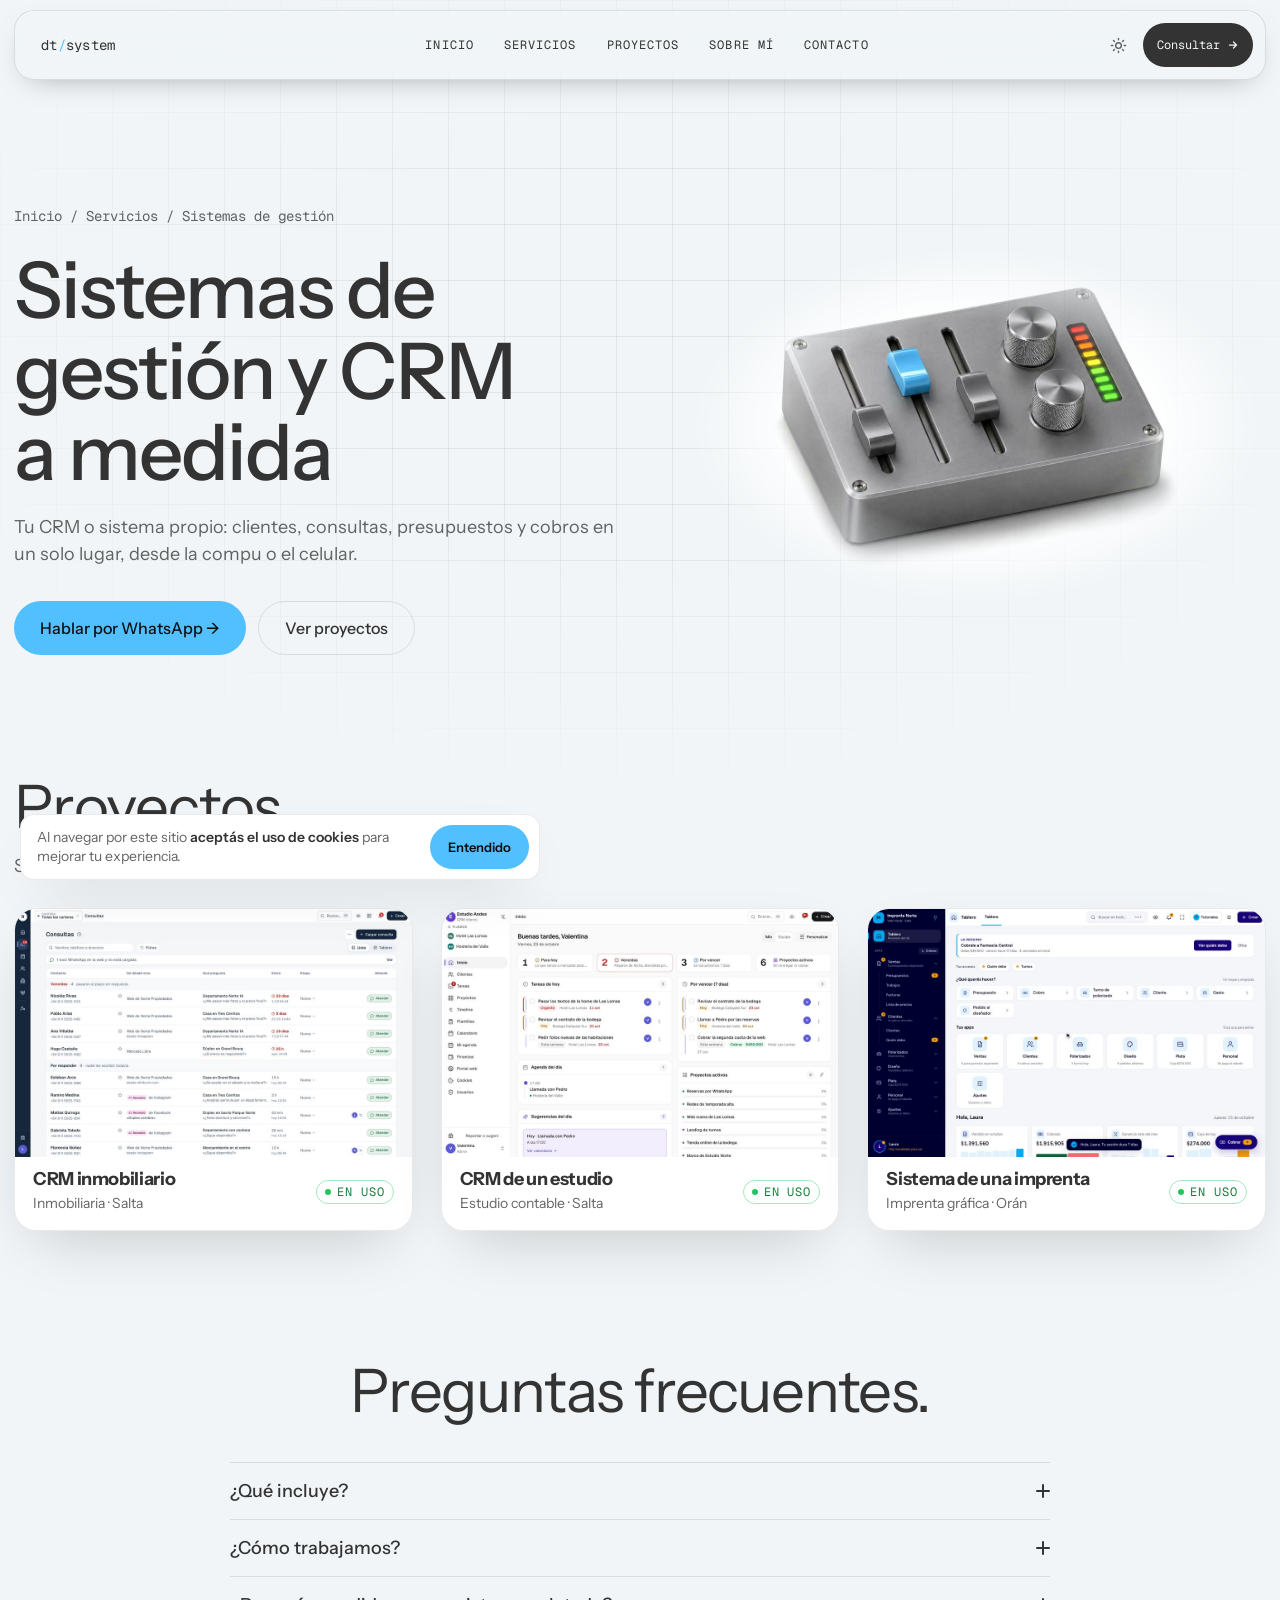
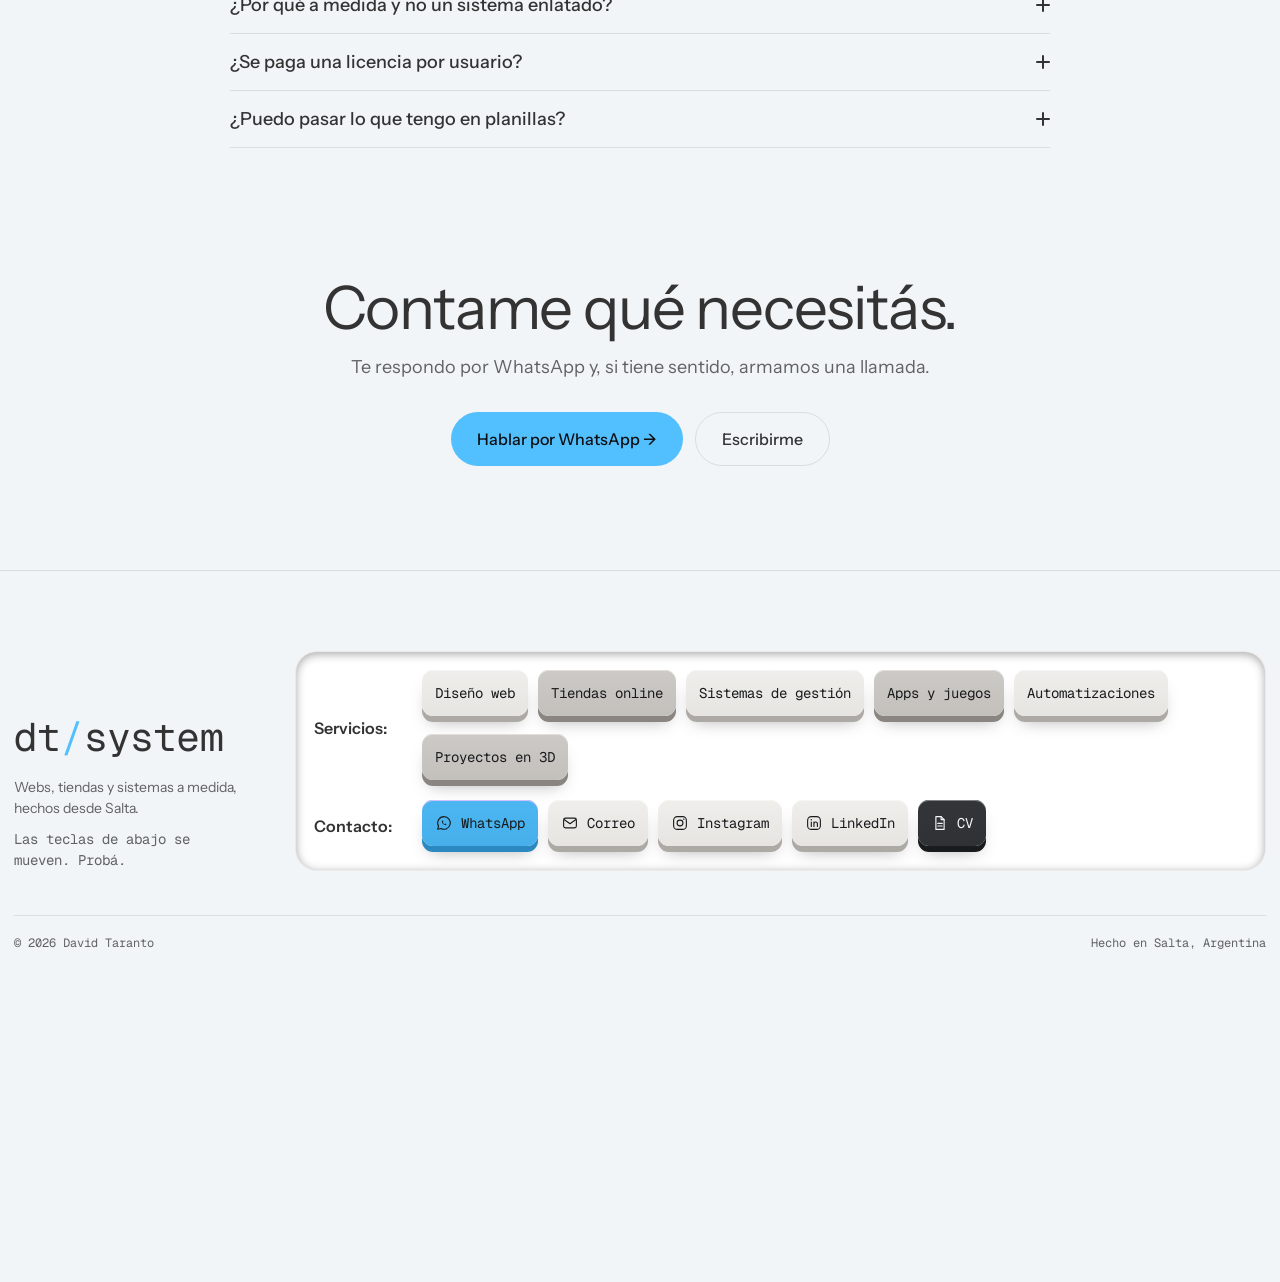
<file: sistemas-de-gestion/index.html>
<!DOCTYPE html>
<html lang="es" data-theme="light">
<head>
  <meta charset="UTF-8">
  <meta name="viewport" content="width=device-width, initial-scale=1, viewport-fit=cover">
  <meta name="color-scheme" content="light dark">
  <title>Sistemas de gestión y CRM a medida | DT System, Salta</title>
  <meta name="description" content="Desarrollo de CRM y sistemas de gestión a medida: clientes, presupuestos, cobros, stock y turnos en un solo lugar, desde la computadora o el celular. David Taranto, Salta.">
  <link rel="canonical" href="https://dtsystem.com.ar/sistemas-de-gestion/">
  <meta property="og:type" content="website">
  <meta property="og:title" content="Sistemas de gestión y CRM a medida · DT System">
  <meta property="og:description" content="Desarrollo de CRM y sistemas de gestión a medida: clientes, presupuestos, cobros, stock y turnos en un solo lugar, desde la computadora o el celular. David Taranto, Salta.">
  <meta property="og:url" content="https://dtsystem.com.ar/sistemas-de-gestion/">
  <meta property="og:site_name" content="DT System">
  <meta property="og:locale" content="es_AR">
  <meta property="og:image" content="https://dtsystem.com.ar/assets/og.png?v=20261121c">
  <meta property="og:image:width" content="1200">
  <meta property="og:image:height" content="630">
  <meta name="twitter:card" content="summary_large_image">
  <link rel="icon" href="/assets/brand/favicon-64.png?v=2" type="image/png" sizes="64x64">
  <link rel="apple-touch-icon" href="/assets/brand/logo-dt.png?v=2">
  <link rel="preconnect" href="https://fonts.googleapis.com">
  <link rel="preconnect" href="https://fonts.gstatic.com" crossorigin>
  <link rel="stylesheet" href="https://fonts.googleapis.com/css2?family=Instrument+Sans:wght@400;500;700&family=Geist+Mono:wght@400;700&display=swap">
  <link rel="stylesheet" href="https://fonts.googleapis.com/css2?family=Bungee&text=ABCDEFGHIJKLMNOPQRSTUVWXYZ%C3%81%C3%89%C3%8D%C3%93%C3%9A%C3%91%20&display=swap">
  <link rel="stylesheet" href="/styles.css?v=20261121c">
  <link rel="stylesheet" href="/celular.css?v=20261121c" media="(max-width: 720px)">
  <script>
    (function () {
      var t = null; try { t = localStorage.getItem("dt-theme"); } catch (e) {}
      document.documentElement.dataset.theme = t || (matchMedia("(prefers-color-scheme: dark)").matches ? "dark" : "light");
    })();
  </script>
  <script type="application/ld+json">{"@context": "https://schema.org", "@type": "Service", "name": "Sistemas de gestión y CRM a medida", "serviceType": "Sistemas de gestión", "description": "Desarrollo de CRM y sistemas de gestión a medida: clientes, presupuestos, cobros, stock y turnos en un solo lugar, desde la computadora o el celular. David Taranto, Salta.", "url": "https://dtsystem.com.ar/sistemas-de-gestion/", "areaServed": [{"@type": "Country", "name": "Argentina"}], "provider": {"@type": "ProfessionalService", "name": "DT System", "url": "https://dtsystem.com.ar/", "founder": {"@type": "Person", "name": "David Taranto"}, "address": {"@type": "PostalAddress", "addressLocality": "Salta", "addressCountry": "AR"}}}</script>
  <script type="application/ld+json">{"@context": "https://schema.org", "@type": "BreadcrumbList", "itemListElement": [{"@type": "ListItem", "position": 1, "name": "Inicio", "item": "https://dtsystem.com.ar/"}, {"@type": "ListItem", "position": 2, "name": "Sistemas de gestión", "item": "https://dtsystem.com.ar/sistemas-de-gestion/"}]}</script>
  <script type="application/ld+json">{"@context": "https://schema.org", "@type": "FAQPage", "mainEntity": [{"@type": "Question", "name": "¿Qué incluye?", "acceptedAnswer": {"@type": "Answer", "text": "Un relevamiento de cómo trabaja tu equipo, los módulos que necesites, permisos por persona, avisos y reportes, copias de seguridad y, si querés, una web o portal conectado."}}, {"@type": "Question", "name": "¿Cómo trabajamos?", "acceptedAnswer": {"@type": "Answer", "text": "Primero charlamos. Te paso un presupuesto por etapas, con lo que incluye, el plazo y el pago en tres partes. Al cerrar cada etapa ves esa parte funcionando, y al final te dejo todo andando y te muestro cómo usarlo."}}, {"@type": "Question", "name": "¿Por qué a medida y no un sistema enlatado?", "acceptedAnswer": {"@type": "Answer", "text": "Porque se adapta a cómo trabaja tu equipo, y no al revés. Tiene solo lo que usás y crece cuando el negocio lo pide."}}, {"@type": "Question", "name": "¿Se paga una licencia por usuario?", "acceptedAnswer": {"@type": "Answer", "text": "No. Se paga el desarrollo y, si querés, un abono de mantenimiento. El servidor tiene un costo mensual aparte, que se detalla en el presupuesto."}}, {"@type": "Question", "name": "¿Puedo pasar lo que tengo en planillas?", "acceptedAnswer": {"@type": "Answer", "text": "Sí. Los datos de planillas o de un sistema anterior se pasan al sistema nuevo como parte del proyecto."}}]}</script>
</head>
<body class="svc-page">
  <a class="skip" href="#main">Saltar al contenido</a>
  <div class="fx" aria-hidden="true"><div class="fx-grid"></div></div>
  <div class="top">
    <header class="hdr">
      <div class="hdr-pill">
        <a class="logo" href="/">dt<b>/</b>system</a>
        <nav class="nav" aria-label="Principal">
          <a href="/"><span class="nl"><span>Inicio</span><span aria-hidden="true">Inicio</span></span></a>
          <a href="/#servicios"><span class="nl"><span>Servicios</span><span aria-hidden="true">Servicios</span></span></a>
          <a href="/#proyectos"><span class="nl"><span>Proyectos</span><span aria-hidden="true">Proyectos</span></span></a>
          <a href="/#sobre-mi"><span class="nl"><span>Sobre mí</span><span aria-hidden="true">Sobre mí</span></span></a>
          <a href="/#contacto"><span class="nl"><span>Contacto</span><span aria-hidden="true">Contacto</span></span></a>
        </nav>
      <div class="hdr-right">
        <button class="tgl" id="themeToggle" aria-label="Cambiar tema claro/oscuro">
          <svg class="sun" width="17" height="17" viewBox="0 0 24 24" fill="none" stroke="currentColor" stroke-width="2" stroke-linecap="round"><circle cx="12" cy="12" r="4"/><path d="M12 2v2m0 16v2M4.9 4.9l1.4 1.4m11.4 11.4 1.4 1.4M2 12h2m16 0h2M4.9 19.1l1.4-1.4m11.4-11.4 1.4-1.4"/></svg>
          <svg class="moon" width="17" height="17" viewBox="0 0 24 24" fill="none" stroke="currentColor" stroke-width="2" stroke-linecap="round" stroke-linejoin="round"><path d="M21 12.8A9 9 0 1 1 11.2 3a7 7 0 0 0 9.8 9.8Z"/></svg>
        </button>
        <a class="hdr-cta" href="https://wa.me/5493875454070" target="_blank" rel="noopener"><span>Consultar</span>
          <svg width="12" height="12" viewBox="0 0 24 24" fill="none" stroke="currentColor" stroke-width="2.5" stroke-linecap="round"><path d="M5 12h14m-6-6 6 6-6 6"/></svg>
        </a>
        <details class="menu">
          <summary aria-label="Abrir menú">
            <svg class="ico-abrir" width="19" height="19" viewBox="0 0 24 24" fill="none" stroke="currentColor" stroke-width="2" stroke-linecap="round" aria-hidden="true"><path d="M4 7h16M4 12h16M4 17h16"/></svg>
            <svg class="ico-cerrar" width="19" height="19" viewBox="0 0 24 24" fill="none" stroke="currentColor" stroke-width="2" stroke-linecap="round" aria-hidden="true"><path d="M18 6 6 18M6 6l12 12"/></svg>
          </summary>
          <div class="menu-pop">
            <a href="/" style="--i:0">Inicio</a>
            <a href="/#servicios" style="--i:1">Servicios</a>
            <a href="/#proyectos" style="--i:2">Proyectos</a>
            <a href="/#sobre-mi" style="--i:3">Sobre mí</a>
            <a href="/#contacto" style="--i:4">Contacto</a>
          </div>
        </details>
      </div>
      </div>
    </header>
  </div>

  <main id="main">
    <section class="svc-hero">
      <div class="wrap svc-hero-in">
        <div class="svc-hero-txt">
        <nav class="svc-bread" aria-label="Ruta"><a href="/">Inicio</a> <span aria-hidden="true">/</span> <a href="/#servicios">Servicios</a> <span aria-hidden="true">/</span> <span aria-current="page">Sistemas de gestión</span></nav>
        <h1 class="svc-h1">Sistemas de gestión y CRM a medida</h1>
        <p class="svc-lead">Tu CRM o sistema propio: clientes, consultas, presupuestos y cobros en un solo lugar, desde la compu o el celular.</p>
        <div class="svc-ctas">
          <a class="btn btn-pri" href="https://wa.me/5493875454070?text=Hola%20David%2C%20quiero%20consultar%20por%20un%20sistema%20de%20gesti%C3%B3n." target="_blank" rel="noopener">Hablar por WhatsApp →</a>
          <a class="btn btn-sec" href="#casos">Ver proyectos</a>
        </div>
        </div>
        <div class="svc-obj-caja" aria-hidden="true">
          <video class="svc-obj" data-obj="sys" width="960" height="600" muted loop playsinline preload="none" poster="/assets/srv/sys-claro.jpg"></video>
        </div>
      </div>
    </section>


    <section class="svc-sec" id="casos">
      <div class="wrap">
        <h2 class="h2">Proyectos.</h2>
        <p class="sub">Sistemas en uso diario, mostrados con datos inventados.</p>
        <div class="demo-grid cs-grid">
          <div class="demo" data-cat="sys">
            <div class="demo-shot" data-video="/assets/casos/video-crm-inmo.mp4" data-video-cel="/assets/casos/video-crm-inmo-cel.mp4"><img src="/assets/casos/case-crm-inmo.jpg?v=e95e38c1" width="960" height="600" alt="Demo de un CRM inmobiliario con datos inventados: cada consulta con su origen, la propiedad que pregunta, hace cuánto entró y el botón para atenderla" loading="lazy"></div>
            <div class="demo-info">
              <div><h3>CRM inmobiliario</h3><small data-i18n="c28s">Inmobiliaria · Salta</small></div>
              <span class="live"><i aria-hidden="true"></i> <span data-i18n="st_uso">En uso</span></span>
            </div>
          </div>

          <div class="demo" data-cat="sys">
            <div class="demo-shot" data-video="/assets/casos/video-crm-estudio.mp4" data-video-cel="/assets/casos/video-crm-estudio-cel.mp4"><img src="/assets/casos/case-crm-estudio.jpg?v=655c1a54" width="960" height="600" alt="Demo del tablero de inicio de un CRM para estudios con datos inventados: tareas del día, vencimientos, agenda y proyectos activos" loading="lazy"></div>
            <div class="demo-info">
              <div><h3>CRM de un estudio</h3><small data-i18n="c29s">Estudio contable · Salta</small></div>
              <span class="live"><i aria-hidden="true"></i> <span data-i18n="st_uso">En uso</span></span>
            </div>
          </div>

          <div class="demo" data-cat="sys">
            <div class="demo-shot" data-video="/assets/casos/video-crm-mix.mp4" data-video-cel="/assets/casos/video-crm-mix-cel.mp4"><img src="/assets/casos/case-crm-mix.jpg?v=301a99f0" width="960" height="600" alt="Tablero del sistema de una imprenta, mostrado con datos inventados: presupuestos esperando, trabajos y cobros" loading="lazy"></div>
            <div class="demo-info">
              <div><h3>Sistema de una imprenta</h3><small data-i18n="c30s">Imprenta gráfica · Orán</small></div>
              <span class="live"><i aria-hidden="true"></i> <span data-i18n="st_uso">En uso</span></span>
            </div>
          </div>
        </div>
      </div>
    </section>

    <section class="svc-sec">
      <div class="wrap">
        <h2 class="h2">Preguntas frecuentes.</h2>
        <div class="faq-list svc-faq">
          <details class="faq-item">
            <summary><span>¿Qué incluye?</span><span class="faq-mas" aria-hidden="true"></span></summary>
            <p>Un relevamiento de cómo trabaja tu equipo, los módulos que necesites, permisos por persona, avisos y reportes, copias de seguridad y, si querés, una web o portal conectado.</p>
          </details>
          <details class="faq-item">
            <summary><span>¿Cómo trabajamos?</span><span class="faq-mas" aria-hidden="true"></span></summary>
            <p>Primero charlamos. Te paso un presupuesto por etapas, con lo que incluye, el plazo y el pago en tres partes. Al cerrar cada etapa ves esa parte funcionando, y al final te dejo todo andando y te muestro cómo usarlo.</p>
          </details>
          <details class="faq-item">
            <summary><span>¿Por qué a medida y no un sistema enlatado?</span><span class="faq-mas" aria-hidden="true"></span></summary>
            <p>Porque se adapta a cómo trabaja tu equipo, y no al revés. Tiene solo lo que usás y crece cuando el negocio lo pide.</p>
          </details>
          <details class="faq-item">
            <summary><span>¿Se paga una licencia por usuario?</span><span class="faq-mas" aria-hidden="true"></span></summary>
            <p>No. Se paga el desarrollo y, si querés, un abono de mantenimiento. El servidor tiene un costo mensual aparte, que se detalla en el presupuesto.</p>
          </details>
          <details class="faq-item">
            <summary><span>¿Puedo pasar lo que tengo en planillas?</span><span class="faq-mas" aria-hidden="true"></span></summary>
            <p>Sí. Los datos de planillas o de un sistema anterior se pasan al sistema nuevo como parte del proyecto.</p>
          </details>
        </div>
      </div>
    </section>

    <section class="svc-sec svc-fin">
      <div class="wrap">
        <h2 class="h2">Contame qué necesitás.</h2>
        <p class="sub">Te respondo por WhatsApp y, si tiene sentido, armamos una llamada.</p>
        <div class="svc-ctas">
          <a class="btn btn-pri" href="https://wa.me/5493875454070?text=Hola%20David%2C%20quiero%20consultar%20por%20un%20sistema%20de%20gesti%C3%B3n." target="_blank" rel="noopener">Hablar por WhatsApp →</a>
          <a class="btn btn-sec" href="/#contacto">Escribirme</a>
        </div>
      </div>
    </section>
  </main>

  <footer class="footer">
    <div class="wrap">
      <div class="footer-cols pie-teclado">
        <div class="f-brand">
          <a class="logo pie-logo" href="/">dt<b>/</b>system</a>
          <p>Webs, tiendas y sistemas a medida, hechos desde Salta.</p>
          <p class="pie-juego">Las teclas de abajo se mueven. Probá.</p>
        </div>
        <nav class="teclado" aria-label="Pie">
          <div class="fila">
            <h3 class="fila-n">Servicios</h3>
            <div class="fila-teclas">
              <a class="tecla" href="/diseno-web/">Diseño web</a>
              <a class="tecla t-gris" href="/tiendas-online/">Tiendas online</a>
              <a class="tecla" href="/sistemas-de-gestion/" aria-current="page">Sistemas de gestión</a>
              <a class="tecla t-gris" href="/apps-y-juegos/">Apps y juegos</a>
              <a class="tecla" href="/automatizaciones/">Automatizaciones</a>
              <a class="tecla t-gris" href="/proyectos-3d/">Proyectos en 3D</a>
            </div>
          </div>
          <div class="fila">
            <h3 class="fila-n">Contacto</h3>
            <div class="fila-teclas">
              <a class="tecla t-celeste" href="https://wa.me/5493875454070" target="_blank" rel="noopener"><svg viewBox="0 0 24 24" width="18" height="18" aria-hidden="true" focusable="false" fill="none" stroke="currentColor" stroke-width="1.5" stroke-linecap="round" stroke-linejoin="round"><path d="M12 3.5a8.4 8.4 0 0 0-7.3 12.6L3.6 20.4l4.4-1.1A8.4 8.4 0 1 0 12 3.5z"/><path fill="currentColor" stroke="none" transform="translate(8.05 7.95) scale(.33)" d="M20 15.4c-1.2 0-2.4-.2-3.5-.6a1 1 0 0 0-1 .3l-1.6 2c-2.8-1.4-5.5-3.9-6.9-6.9l2-1.7c.3-.3.3-.7.2-1-.4-1.1-.6-2.3-.6-3.5 0-.5-.4-1-1-1H4.2C3.6 3 3 3.2 3 4c0 9.3 7.7 17 17 17 .7 0 1-.6 1-1.2v-3.4c0-.6-.5-1-1-1z"/></svg><span>WhatsApp</span></a>
              <a class="tecla" href="mailto:contacto@dtsystem.com.ar"><svg viewBox="0 0 24 24" width="18" height="18" aria-hidden="true" focusable="false" fill="none" stroke="currentColor" stroke-width="1.5" stroke-linecap="round" stroke-linejoin="round"><rect x="3.5" y="5.5" width="17" height="13" rx="2.5"/><path d="M4.6 7.6 12 13l7.4-5.4"/></svg><span>Correo</span></a>
              <a class="tecla" href="https://www.instagram.com/david.taranto/" target="_blank" rel="noopener"><svg viewBox="0 0 24 24" width="18" height="18" aria-hidden="true" focusable="false" fill="none" stroke="currentColor" stroke-width="1.5" stroke-linecap="round" stroke-linejoin="round"><rect x="3.5" y="3.5" width="17" height="17" rx="5"/><circle cx="12" cy="12" r="3.9"/><circle cx="17.1" cy="6.9" r=".95" fill="currentColor" stroke="none"/></svg><span>Instagram</span></a>
              <a class="tecla" href="https://www.linkedin.com/in/david-taranto/" target="_blank" rel="noopener"><svg viewBox="0 0 24 24" width="18" height="18" aria-hidden="true" focusable="false" fill="none" stroke="currentColor" stroke-width="1.5" stroke-linecap="round" stroke-linejoin="round"><rect x="3.5" y="3.5" width="17" height="17" rx="5"/><path d="M8.4 10.6v5.9M11.9 16.5v-5.9M11.9 13.3c0-1.6 1.1-2.7 2.45-2.7s2.2 1 2.2 2.55v3.35"/><circle cx="8.4" cy="7.75" r=".95" fill="currentColor" stroke="none"/></svg><span>LinkedIn</span></a>
              <a class="tecla t-grafito" href="/cv/"><svg viewBox="0 0 24 24" width="18" height="18" aria-hidden="true" focusable="false" fill="none" stroke="currentColor" stroke-width="1.5" stroke-linecap="round" stroke-linejoin="round"><path d="M6.5 3.5h7l4 4v13h-11z"/><path d="M13.5 3.5v4h4M9 12.5h6M9 16h6"/></svg><span>CV</span></a>
            </div>
          </div>
        </nav>
      </div>
      <div class="footer-bottom">
        <span>© 2026 David Taranto</span>
        <span class="made">Hecho en Salta, Argentina</span>
      </div>
    </div>
  </footer>
  <script>
    document.getElementById("themeToggle").addEventListener("click", function () {
      var t = document.documentElement.dataset.theme === "dark" ? "light" : "dark";
      document.documentElement.dataset.theme = t;
      try { localStorage.setItem("dt-theme", t); } catch (e) {}
    });
  </script>
  <script src="/servicios.js?v=20261121c" defer></script>
  <script src="/previas.js?v=20261121c" defer></script>
  <script src="/teclas.js?v=20261121c" defer></script>
  <script src="/medicion.js?v=20261121c" defer></script>
</body>
</html>
</file>
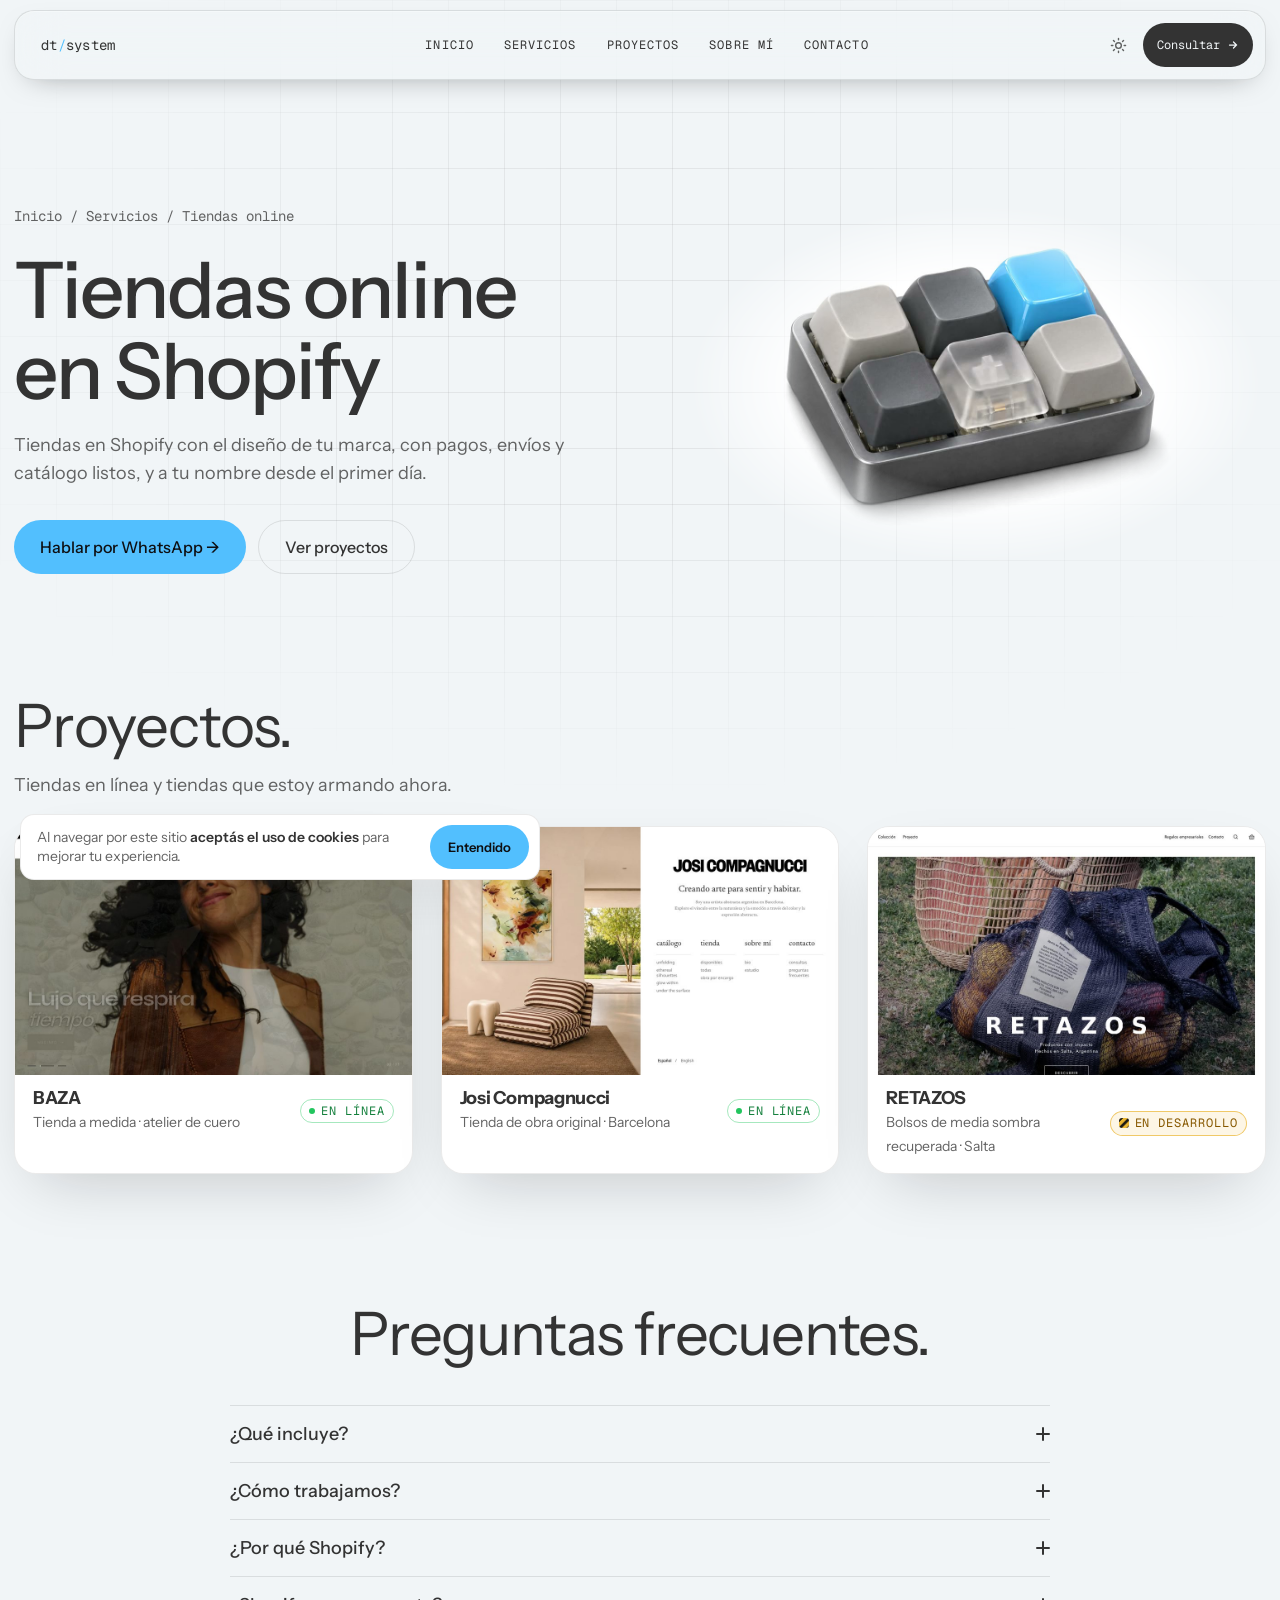
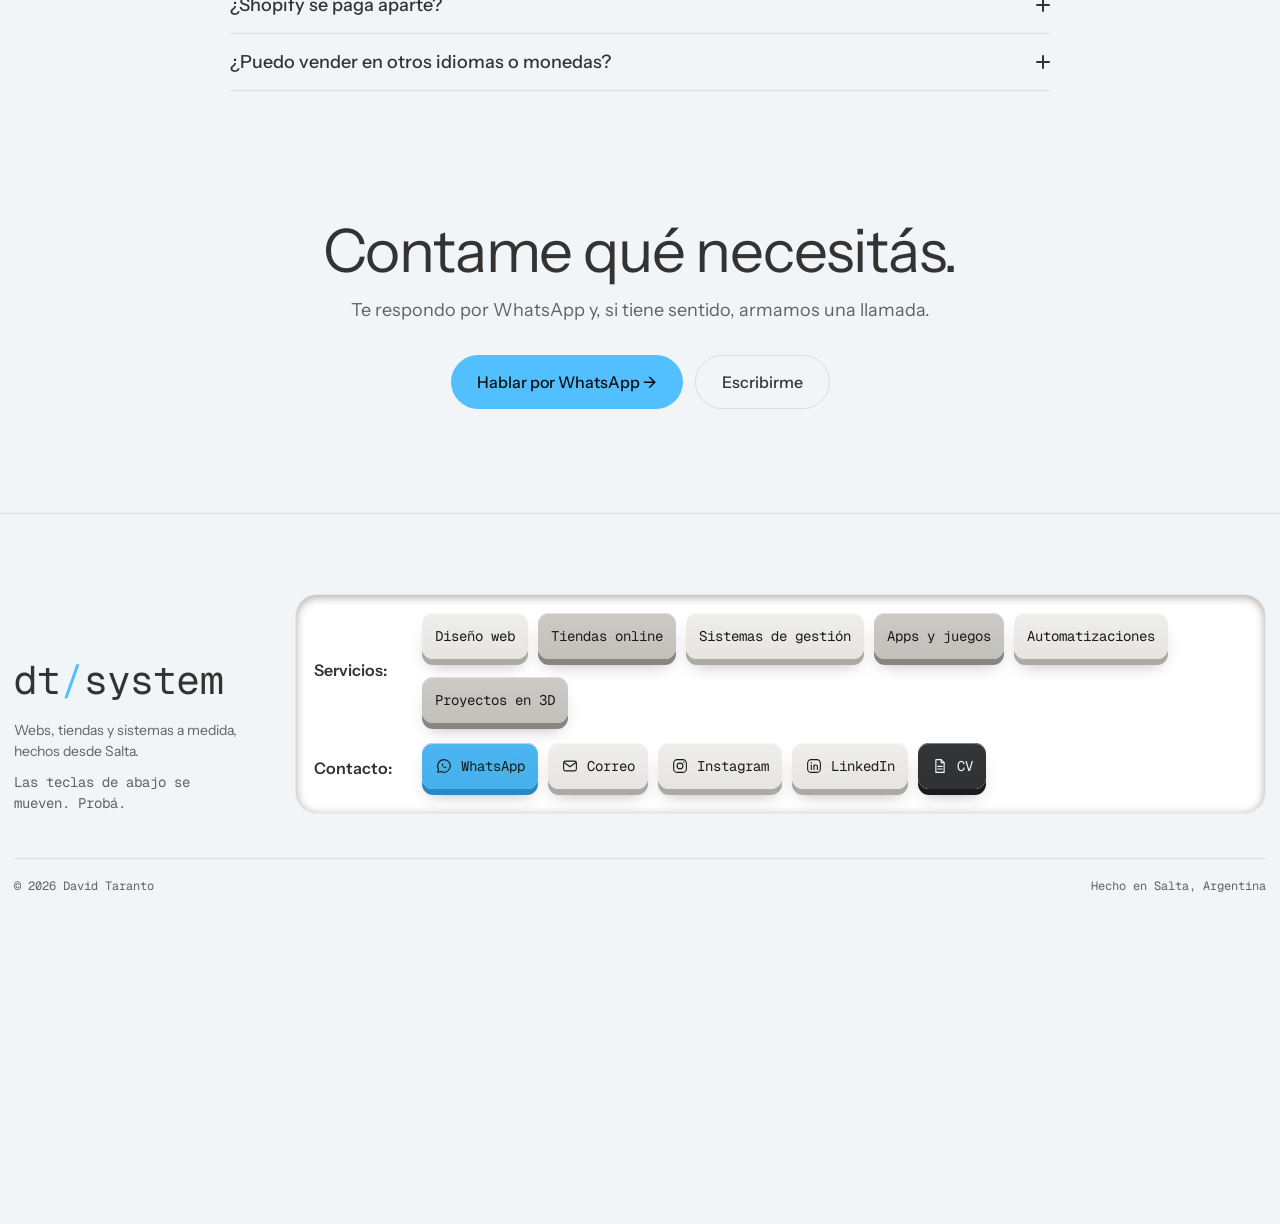
<file: tiendas-online/index.html>
<!DOCTYPE html>
<html lang="es" data-theme="light">
<head>
  <meta charset="UTF-8">
  <meta name="viewport" content="width=device-width, initial-scale=1, viewport-fit=cover">
  <meta name="color-scheme" content="light dark">
  <title>Tiendas online en Shopify a medida | DT System, Salta</title>
  <meta name="description" content="Armado de tiendas online en Shopify con diseño propio, pagos, envíos y catálogo cargado. La tienda queda a tu nombre. David Taranto, Salta, Argentina.">
  <link rel="canonical" href="https://dtsystem.com.ar/tiendas-online/">
  <meta property="og:type" content="website">
  <meta property="og:title" content="Tiendas online en Shopify · DT System">
  <meta property="og:description" content="Armado de tiendas online en Shopify con diseño propio, pagos, envíos y catálogo cargado. La tienda queda a tu nombre. David Taranto, Salta, Argentina.">
  <meta property="og:url" content="https://dtsystem.com.ar/tiendas-online/">
  <meta property="og:site_name" content="DT System">
  <meta property="og:locale" content="es_AR">
  <meta property="og:image" content="https://dtsystem.com.ar/assets/og.png?v=20261121c">
  <meta property="og:image:width" content="1200">
  <meta property="og:image:height" content="630">
  <meta name="twitter:card" content="summary_large_image">
  <link rel="icon" href="/assets/brand/favicon-64.png?v=2" type="image/png" sizes="64x64">
  <link rel="apple-touch-icon" href="/assets/brand/logo-dt.png?v=2">
  <link rel="preconnect" href="https://fonts.googleapis.com">
  <link rel="preconnect" href="https://fonts.gstatic.com" crossorigin>
  <link rel="stylesheet" href="https://fonts.googleapis.com/css2?family=Instrument+Sans:wght@400;500;700&family=Geist+Mono:wght@400;700&display=swap">
  <link rel="stylesheet" href="https://fonts.googleapis.com/css2?family=Bungee&text=ABCDEFGHIJKLMNOPQRSTUVWXYZ%C3%81%C3%89%C3%8D%C3%93%C3%9A%C3%91%20&display=swap">
  <link rel="stylesheet" href="/styles.css?v=20261121c">
  <link rel="stylesheet" href="/celular.css?v=20261121c" media="(max-width: 720px)">
  <script>
    (function () {
      var t = null; try { t = localStorage.getItem("dt-theme"); } catch (e) {}
      document.documentElement.dataset.theme = t || (matchMedia("(prefers-color-scheme: dark)").matches ? "dark" : "light");
    })();
  </script>
  <script type="application/ld+json">{"@context": "https://schema.org", "@type": "Service", "name": "Tiendas online en Shopify", "serviceType": "Tiendas online", "description": "Armado de tiendas online en Shopify con diseño propio, pagos, envíos y catálogo cargado. La tienda queda a tu nombre. David Taranto, Salta, Argentina.", "url": "https://dtsystem.com.ar/tiendas-online/", "areaServed": [{"@type": "Country", "name": "Argentina"}], "provider": {"@type": "ProfessionalService", "name": "DT System", "url": "https://dtsystem.com.ar/", "founder": {"@type": "Person", "name": "David Taranto"}, "address": {"@type": "PostalAddress", "addressLocality": "Salta", "addressCountry": "AR"}}}</script>
  <script type="application/ld+json">{"@context": "https://schema.org", "@type": "BreadcrumbList", "itemListElement": [{"@type": "ListItem", "position": 1, "name": "Inicio", "item": "https://dtsystem.com.ar/"}, {"@type": "ListItem", "position": 2, "name": "Tiendas online", "item": "https://dtsystem.com.ar/tiendas-online/"}]}</script>
  <script type="application/ld+json">{"@context": "https://schema.org", "@type": "FAQPage", "mainEntity": [{"@type": "Question", "name": "¿Qué incluye?", "acceptedAnswer": {"@type": "Answer", "text": "El theme con el diseño de tu marca, el catálogo cargado, pagos y envíos configurados, la ficha lista para Google y redes, y una capacitación para que la manejes vos. La tienda queda a tu nombre."}}, {"@type": "Question", "name": "¿Cómo trabajamos?", "acceptedAnswer": {"@type": "Answer", "text": "Primero charlamos. Te paso un presupuesto por etapas, con lo que incluye, el plazo y el pago en tres partes. Al cerrar cada etapa ves esa parte funcionando, y al final te dejo todo andando y te muestro cómo usarlo."}}, {"@type": "Question", "name": "¿Por qué Shopify?", "acceptedAnswer": {"@type": "Answer", "text": "Porque resuelve pagos, stock, pedidos y seguridad sin que tengas que mantener un servidor, y el diseño igual puede ser único."}}, {"@type": "Question", "name": "¿Shopify se paga aparte?", "acceptedAnswer": {"@type": "Answer", "text": "Sí. Shopify cobra su plan mensual directamente. En el presupuesto te detallo qué plan conviene para tu caso."}}, {"@type": "Question", "name": "¿Puedo vender en otros idiomas o monedas?", "acceptedAnswer": {"@type": "Answer", "text": "Sí. La tienda puede estar en más de un idioma y mostrar los precios en otras monedas."}}]}</script>
</head>
<body class="svc-page">
  <a class="skip" href="#main">Saltar al contenido</a>
  <div class="fx" aria-hidden="true"><div class="fx-grid"></div></div>
  <div class="top">
    <header class="hdr">
      <div class="hdr-pill">
        <a class="logo" href="/">dt<b>/</b>system</a>
        <nav class="nav" aria-label="Principal">
          <a href="/"><span class="nl"><span>Inicio</span><span aria-hidden="true">Inicio</span></span></a>
          <a href="/#servicios"><span class="nl"><span>Servicios</span><span aria-hidden="true">Servicios</span></span></a>
          <a href="/#proyectos"><span class="nl"><span>Proyectos</span><span aria-hidden="true">Proyectos</span></span></a>
          <a href="/#sobre-mi"><span class="nl"><span>Sobre mí</span><span aria-hidden="true">Sobre mí</span></span></a>
          <a href="/#contacto"><span class="nl"><span>Contacto</span><span aria-hidden="true">Contacto</span></span></a>
        </nav>
      <div class="hdr-right">
        <button class="tgl" id="themeToggle" aria-label="Cambiar tema claro/oscuro">
          <svg class="sun" width="17" height="17" viewBox="0 0 24 24" fill="none" stroke="currentColor" stroke-width="2" stroke-linecap="round"><circle cx="12" cy="12" r="4"/><path d="M12 2v2m0 16v2M4.9 4.9l1.4 1.4m11.4 11.4 1.4 1.4M2 12h2m16 0h2M4.9 19.1l1.4-1.4m11.4-11.4 1.4-1.4"/></svg>
          <svg class="moon" width="17" height="17" viewBox="0 0 24 24" fill="none" stroke="currentColor" stroke-width="2" stroke-linecap="round" stroke-linejoin="round"><path d="M21 12.8A9 9 0 1 1 11.2 3a7 7 0 0 0 9.8 9.8Z"/></svg>
        </button>
        <a class="hdr-cta" href="https://wa.me/5493875454070" target="_blank" rel="noopener"><span>Consultar</span>
          <svg width="12" height="12" viewBox="0 0 24 24" fill="none" stroke="currentColor" stroke-width="2.5" stroke-linecap="round"><path d="M5 12h14m-6-6 6 6-6 6"/></svg>
        </a>
        <details class="menu">
          <summary aria-label="Abrir menú">
            <svg class="ico-abrir" width="19" height="19" viewBox="0 0 24 24" fill="none" stroke="currentColor" stroke-width="2" stroke-linecap="round" aria-hidden="true"><path d="M4 7h16M4 12h16M4 17h16"/></svg>
            <svg class="ico-cerrar" width="19" height="19" viewBox="0 0 24 24" fill="none" stroke="currentColor" stroke-width="2" stroke-linecap="round" aria-hidden="true"><path d="M18 6 6 18M6 6l12 12"/></svg>
          </summary>
          <div class="menu-pop">
            <a href="/" style="--i:0">Inicio</a>
            <a href="/#servicios" style="--i:1">Servicios</a>
            <a href="/#proyectos" style="--i:2">Proyectos</a>
            <a href="/#sobre-mi" style="--i:3">Sobre mí</a>
            <a href="/#contacto" style="--i:4">Contacto</a>
          </div>
        </details>
      </div>
      </div>
    </header>
  </div>

  <main id="main">
    <section class="svc-hero">
      <div class="wrap svc-hero-in">
        <div class="svc-hero-txt">
        <nav class="svc-bread" aria-label="Ruta"><a href="/">Inicio</a> <span aria-hidden="true">/</span> <a href="/#servicios">Servicios</a> <span aria-hidden="true">/</span> <span aria-current="page">Tiendas online</span></nav>
        <h1 class="svc-h1">Tiendas online en Shopify</h1>
        <p class="svc-lead">Tiendas en Shopify con el diseño de tu marca, con pagos, envíos y catálogo listos, y a tu nombre desde el primer día.</p>
        <div class="svc-ctas">
          <a class="btn btn-pri" href="https://wa.me/5493875454070?text=Hola%20David%2C%20quiero%20consultar%20por%20una%20tienda%20online." target="_blank" rel="noopener">Hablar por WhatsApp →</a>
          <a class="btn btn-sec" href="#casos">Ver proyectos</a>
        </div>
        </div>
        <div class="svc-obj-caja" aria-hidden="true">
          <video class="svc-obj" data-obj="web" width="960" height="600" muted loop playsinline preload="none" poster="/assets/srv/web-claro.jpg"></video>
        </div>
      </div>
    </section>


    <section class="svc-sec" id="casos">
      <div class="wrap">
        <h2 class="h2">Proyectos.</h2>
        <p class="sub">Tiendas en línea y tiendas que estoy armando ahora.</p>
        <div class="demo-grid cs-grid">
          <a class="demo" data-cat="web" data-cursor="Visitar ↗" data-cursor-en="Visit ↗" href="https://baza.com.ar" target="_blank" rel="noopener">
            <div class="demo-shot" data-full="/assets/casos/full-baza.webp?v=14bb727f"><img src="/assets/casos/case-baza.jpg?v=701b2541" width="960" height="600" alt="Tienda online de BAZA, atelier de cuero de Salta" loading="lazy"></div>
            <div class="demo-info">
              <div><h3>BAZA</h3><small data-i18n="c2s">Tienda a medida · atelier de cuero</small></div>
              <span class="live"><i aria-hidden="true"></i> <span data-i18n="st_live">En línea</span></span>
              <span class="demo-ir" aria-hidden="true">↗</span>
            </div>
            <div class="demo-ov" aria-hidden="true"><span>Visitar ↗</span></div>
          </a>

          <a class="demo" data-cat="web" data-cursor="Visitar ↗" data-cursor-en="Visit ↗" href="https://josicompagnucci.com" target="_blank" rel="noopener">
            <div class="demo-shot"><img src="/assets/casos/case-josi.jpg?v=d30b97c5" width="960" height="600" alt="Tienda online de la artista Josi Compagnucci, obra original desde Barcelona" loading="lazy"></div>
            <div class="demo-info">
              <div><h3>Josi Compagnucci</h3><small data-i18n="c33s">Tienda de obra original · Barcelona</small></div>
              <span class="live"><i aria-hidden="true"></i> <span data-i18n="st_live">En línea</span></span>
              <span class="demo-ir" aria-hidden="true">↗</span>
            </div>
            <div class="demo-ov" aria-hidden="true"><span>Visitar ↗</span></div>
          </a>

          <div class="demo">
            <div class="demo-shot" data-full="/assets/casos/full-retazos.webp?v=b314e3f8"><img src="/assets/casos/case-retazos.jpg?v=aa28ca0a" width="960" height="600" alt="Tienda de RETAZOS, bolsos de media sombra recuperada, en desarrollo" loading="lazy"></div>
            <div class="demo-info">
              <div><h3>RETAZOS</h3><small>Bolsos de media sombra recuperada · Salta</small></div>
              <span class="live es-wip"><i class="obra" aria-hidden="true"></i><span>En desarrollo</span></span>
            </div>
          </div>
        </div>
      </div>
    </section>

    <section class="svc-sec">
      <div class="wrap">
        <h2 class="h2">Preguntas frecuentes.</h2>
        <div class="faq-list svc-faq">
          <details class="faq-item">
            <summary><span>¿Qué incluye?</span><span class="faq-mas" aria-hidden="true"></span></summary>
            <p>El theme con el diseño de tu marca, el catálogo cargado, pagos y envíos configurados, la ficha lista para Google y redes, y una capacitación para que la manejes vos. La tienda queda a tu nombre.</p>
          </details>
          <details class="faq-item">
            <summary><span>¿Cómo trabajamos?</span><span class="faq-mas" aria-hidden="true"></span></summary>
            <p>Primero charlamos. Te paso un presupuesto por etapas, con lo que incluye, el plazo y el pago en tres partes. Al cerrar cada etapa ves esa parte funcionando, y al final te dejo todo andando y te muestro cómo usarlo.</p>
          </details>
          <details class="faq-item">
            <summary><span>¿Por qué Shopify?</span><span class="faq-mas" aria-hidden="true"></span></summary>
            <p>Porque resuelve pagos, stock, pedidos y seguridad sin que tengas que mantener un servidor, y el diseño igual puede ser único.</p>
          </details>
          <details class="faq-item">
            <summary><span>¿Shopify se paga aparte?</span><span class="faq-mas" aria-hidden="true"></span></summary>
            <p>Sí. Shopify cobra su plan mensual directamente. En el presupuesto te detallo qué plan conviene para tu caso.</p>
          </details>
          <details class="faq-item">
            <summary><span>¿Puedo vender en otros idiomas o monedas?</span><span class="faq-mas" aria-hidden="true"></span></summary>
            <p>Sí. La tienda puede estar en más de un idioma y mostrar los precios en otras monedas.</p>
          </details>
        </div>
      </div>
    </section>

    <section class="svc-sec svc-fin">
      <div class="wrap">
        <h2 class="h2">Contame qué necesitás.</h2>
        <p class="sub">Te respondo por WhatsApp y, si tiene sentido, armamos una llamada.</p>
        <div class="svc-ctas">
          <a class="btn btn-pri" href="https://wa.me/5493875454070?text=Hola%20David%2C%20quiero%20consultar%20por%20una%20tienda%20online." target="_blank" rel="noopener">Hablar por WhatsApp →</a>
          <a class="btn btn-sec" href="/#contacto">Escribirme</a>
        </div>
      </div>
    </section>
  </main>

  <footer class="footer">
    <div class="wrap">
      <div class="footer-cols pie-teclado">
        <div class="f-brand">
          <a class="logo pie-logo" href="/">dt<b>/</b>system</a>
          <p>Webs, tiendas y sistemas a medida, hechos desde Salta.</p>
          <p class="pie-juego">Las teclas de abajo se mueven. Probá.</p>
        </div>
        <nav class="teclado" aria-label="Pie">
          <div class="fila">
            <h3 class="fila-n">Servicios</h3>
            <div class="fila-teclas">
              <a class="tecla" href="/diseno-web/">Diseño web</a>
              <a class="tecla t-gris" href="/tiendas-online/" aria-current="page">Tiendas online</a>
              <a class="tecla" href="/sistemas-de-gestion/">Sistemas de gestión</a>
              <a class="tecla t-gris" href="/apps-y-juegos/">Apps y juegos</a>
              <a class="tecla" href="/automatizaciones/">Automatizaciones</a>
              <a class="tecla t-gris" href="/proyectos-3d/">Proyectos en 3D</a>
            </div>
          </div>
          <div class="fila">
            <h3 class="fila-n">Contacto</h3>
            <div class="fila-teclas">
              <a class="tecla t-celeste" href="https://wa.me/5493875454070" target="_blank" rel="noopener"><svg viewBox="0 0 24 24" width="18" height="18" aria-hidden="true" focusable="false" fill="none" stroke="currentColor" stroke-width="1.5" stroke-linecap="round" stroke-linejoin="round"><path d="M12 3.5a8.4 8.4 0 0 0-7.3 12.6L3.6 20.4l4.4-1.1A8.4 8.4 0 1 0 12 3.5z"/><path fill="currentColor" stroke="none" transform="translate(8.05 7.95) scale(.33)" d="M20 15.4c-1.2 0-2.4-.2-3.5-.6a1 1 0 0 0-1 .3l-1.6 2c-2.8-1.4-5.5-3.9-6.9-6.9l2-1.7c.3-.3.3-.7.2-1-.4-1.1-.6-2.3-.6-3.5 0-.5-.4-1-1-1H4.2C3.6 3 3 3.2 3 4c0 9.3 7.7 17 17 17 .7 0 1-.6 1-1.2v-3.4c0-.6-.5-1-1-1z"/></svg><span>WhatsApp</span></a>
              <a class="tecla" href="mailto:contacto@dtsystem.com.ar"><svg viewBox="0 0 24 24" width="18" height="18" aria-hidden="true" focusable="false" fill="none" stroke="currentColor" stroke-width="1.5" stroke-linecap="round" stroke-linejoin="round"><rect x="3.5" y="5.5" width="17" height="13" rx="2.5"/><path d="M4.6 7.6 12 13l7.4-5.4"/></svg><span>Correo</span></a>
              <a class="tecla" href="https://www.instagram.com/david.taranto/" target="_blank" rel="noopener"><svg viewBox="0 0 24 24" width="18" height="18" aria-hidden="true" focusable="false" fill="none" stroke="currentColor" stroke-width="1.5" stroke-linecap="round" stroke-linejoin="round"><rect x="3.5" y="3.5" width="17" height="17" rx="5"/><circle cx="12" cy="12" r="3.9"/><circle cx="17.1" cy="6.9" r=".95" fill="currentColor" stroke="none"/></svg><span>Instagram</span></a>
              <a class="tecla" href="https://www.linkedin.com/in/david-taranto/" target="_blank" rel="noopener"><svg viewBox="0 0 24 24" width="18" height="18" aria-hidden="true" focusable="false" fill="none" stroke="currentColor" stroke-width="1.5" stroke-linecap="round" stroke-linejoin="round"><rect x="3.5" y="3.5" width="17" height="17" rx="5"/><path d="M8.4 10.6v5.9M11.9 16.5v-5.9M11.9 13.3c0-1.6 1.1-2.7 2.45-2.7s2.2 1 2.2 2.55v3.35"/><circle cx="8.4" cy="7.75" r=".95" fill="currentColor" stroke="none"/></svg><span>LinkedIn</span></a>
              <a class="tecla t-grafito" href="/cv/"><svg viewBox="0 0 24 24" width="18" height="18" aria-hidden="true" focusable="false" fill="none" stroke="currentColor" stroke-width="1.5" stroke-linecap="round" stroke-linejoin="round"><path d="M6.5 3.5h7l4 4v13h-11z"/><path d="M13.5 3.5v4h4M9 12.5h6M9 16h6"/></svg><span>CV</span></a>
            </div>
          </div>
        </nav>
      </div>
      <div class="footer-bottom">
        <span>© 2026 David Taranto</span>
        <span class="made">Hecho en Salta, Argentina</span>
      </div>
    </div>
  </footer>
  <script>
    document.getElementById("themeToggle").addEventListener("click", function () {
      var t = document.documentElement.dataset.theme === "dark" ? "light" : "dark";
      document.documentElement.dataset.theme = t;
      try { localStorage.setItem("dt-theme", t); } catch (e) {}
    });
  </script>
  <script src="/servicios.js?v=20261121c" defer></script>
  <script src="/previas.js?v=20261121c" defer></script>
  <script src="/teclas.js?v=20261121c" defer></script>
  <script src="/medicion.js?v=20261121c" defer></script>
</body>
</html>
</file>
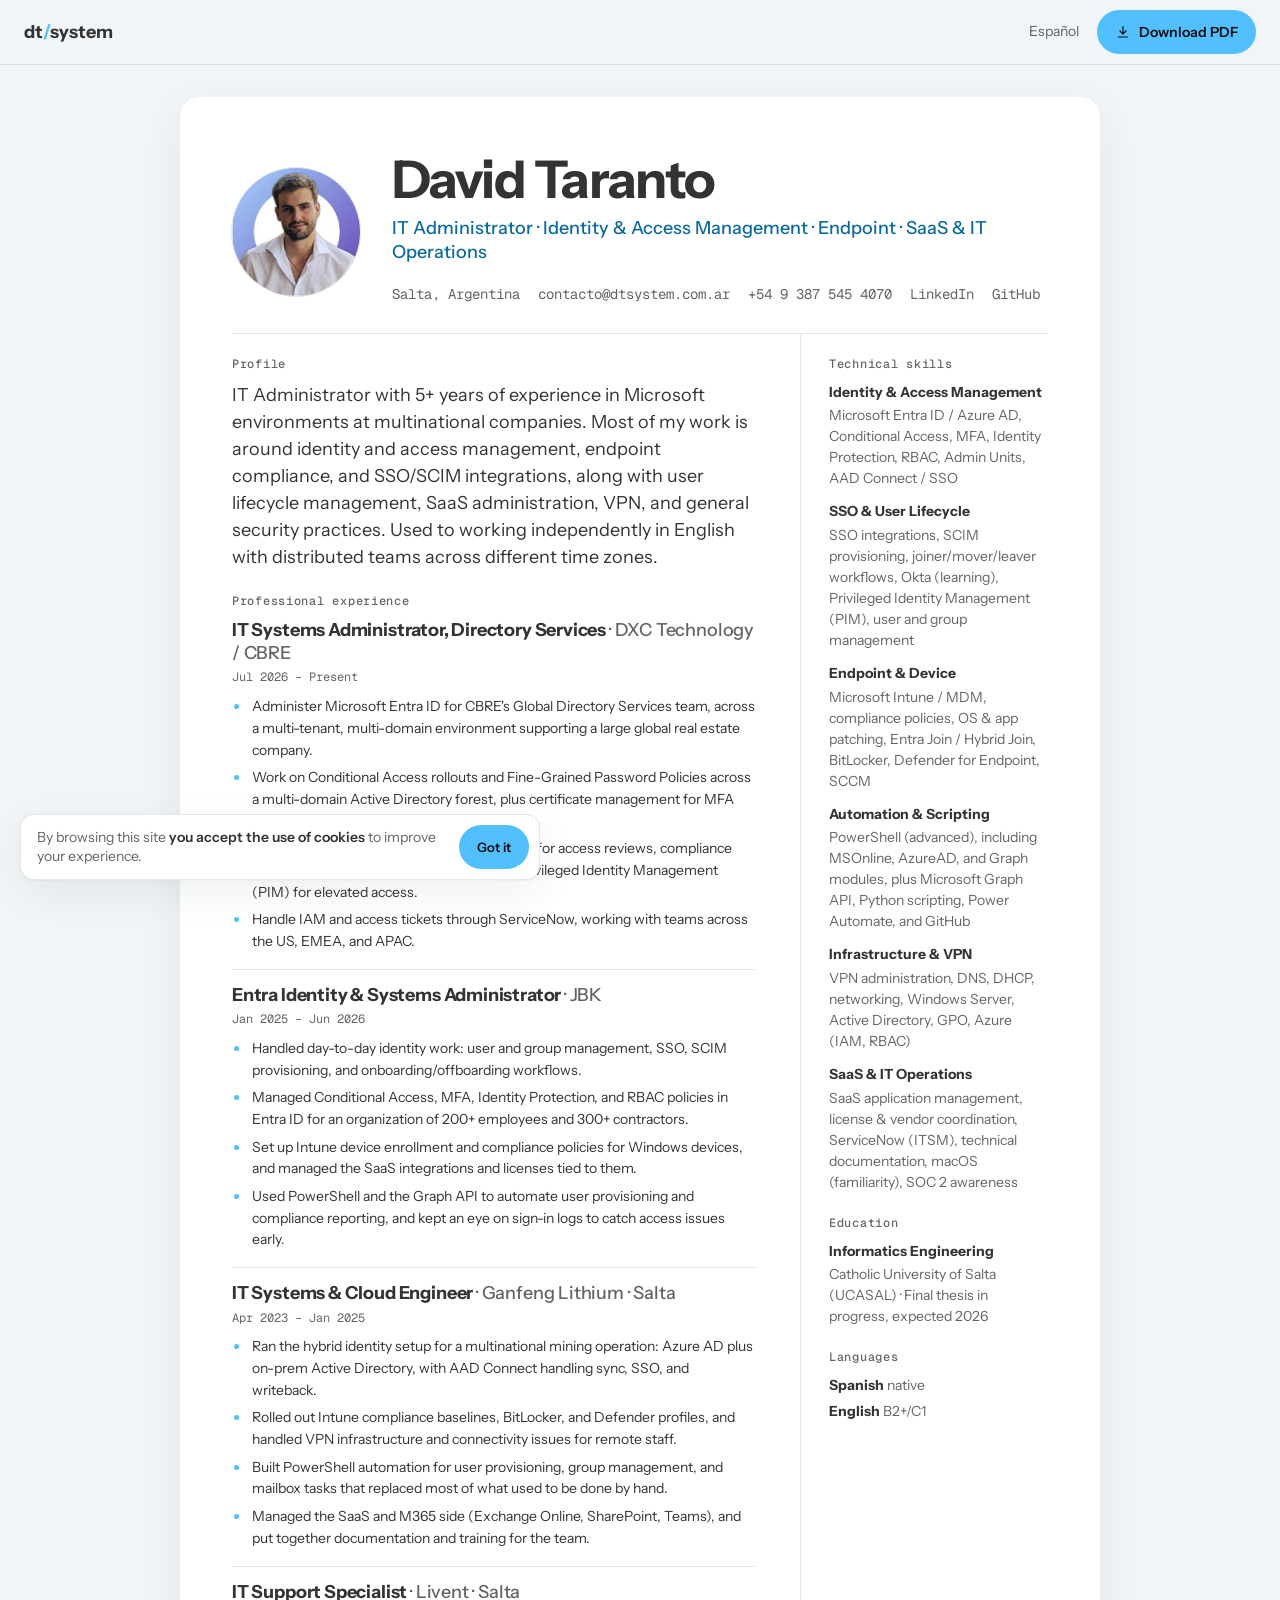
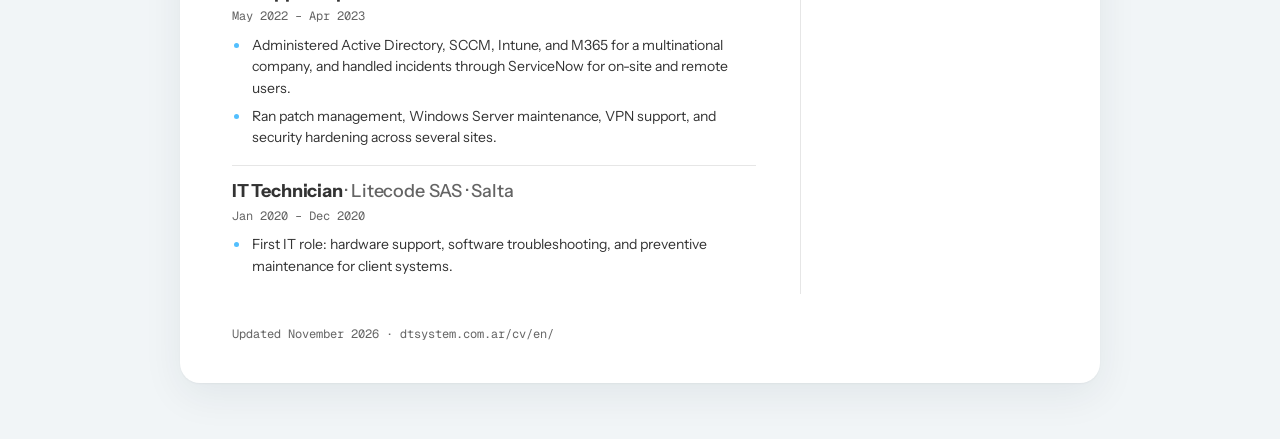
<file: cv/en/index.html>
<!DOCTYPE html>
<html lang="en" data-theme="light">
<head>
  <meta charset="UTF-8">
  <meta name="viewport" content="width=device-width, initial-scale=1, viewport-fit=cover">
  <meta name="color-scheme" content="light dark">
  <title>David Taranto · Resume</title>
  <meta name="description" content="Resume of David Taranto: IT administrator, identity and access management, endpoint, SaaS and IT operations. Salta, Argentina.">
  <link rel="canonical" href="https://dtsystem.com.ar/cv/en/">
  <link rel="alternate" hreflang="en" href="https://dtsystem.com.ar/cv/en/">
  <link rel="alternate" hreflang="es" href="https://dtsystem.com.ar/cv/">
  <meta property="og:type" content="profile">
  <meta property="og:title" content="David Taranto · Resume">
  <meta property="og:description" content="Resume of David Taranto: IT administrator, identity and access management, endpoint, SaaS and IT operations. Salta, Argentina.">
  <meta property="og:url" content="https://dtsystem.com.ar/cv/en/">
  <meta property="og:site_name" content="DT System">
  <meta property="og:locale" content="en_US">
  <meta property="og:image" content="https://dtsystem.com.ar/assets/og.png?v=20261121c">
  <meta name="twitter:card" content="summary_large_image">
  <link rel="icon" href="/assets/brand/favicon-64.png?v=2" type="image/png" sizes="64x64">
  <link rel="preconnect" href="https://fonts.googleapis.com">
  <link rel="preconnect" href="https://fonts.gstatic.com" crossorigin>
  <link rel="stylesheet" href="https://fonts.googleapis.com/css2?family=Instrument+Sans:wght@400;500;700&family=Geist+Mono:wght@400;500&display=swap">
  <link rel="stylesheet" href="/cv.css?v=20261121c">
  <script>
    (function () {
      var t = null; try { t = localStorage.getItem("dt-theme"); } catch (e) {}
      document.documentElement.dataset.theme = t || (matchMedia("(prefers-color-scheme: dark)").matches ? "dark" : "light");
    })();
  </script>
  <script type="application/ld+json">{"@context": "https://schema.org", "@type": "ProfilePage", "url": "https://dtsystem.com.ar/cv/en/", "inLanguage": "en", "mainEntity": {"@type": "Person", "name": "David Taranto", "jobTitle": "IT Administrator", "image": "https://dtsystem.com.ar/assets/cv/david.jpg", "worksFor": {"@type": "Organization", "name": "DXC Technology"}, "alumniOf": {"@type": "CollegeOrUniversity", "name": "Universidad Católica de Salta"}, "address": {"@type": "PostalAddress", "addressLocality": "Salta", "addressCountry": "AR"}, "email": "contacto@dtsystem.com.ar", "url": "https://dtsystem.com.ar/", "sameAs": ["https://www.linkedin.com/in/david-taranto/", "https://github.com/davidtaranto96"], "knowsLanguage": ["es", "en"]}}</script>
</head>
<body>
  <nav class="cv-bar" aria-label="CV">
    <a class="cv-logo" href="/">dt<b>/</b>system</a>
    <div class="cv-bar-r">
      <a class="cv-lnk" href="/cv/" hreflang="es" lang="es">Español</a>
      <button class="cv-pdf" type="button" id="cvPdf"><svg viewBox="0 0 24 24" width="16" height="16" aria-hidden="true" focusable="false" fill="none" stroke="currentColor" stroke-width="1.8" stroke-linecap="round" stroke-linejoin="round"><path d="M12 4v11m-4.5-4.5L12 15l4.5-4.5M5 19.5h14"/></svg><span>Download PDF</span></button>
    </div>
  </nav>

  <main class="cv" id="main">
    <header class="cv-head">
      <img class="cv-foto" src="/assets/cv/david.jpg" width="160" height="160" alt="David Taranto">
      <div class="cv-head-txt">
      <h1>David Taranto</h1>
      <p class="cv-rol">IT Administrator · Identity &amp; Access Management · Endpoint · SaaS &amp; IT Operations</p>
      <ul class="cv-cont" aria-label="Contact">
        <li>Salta, Argentina</li>
        <li><a href="mailto:contacto@dtsystem.com.ar">contacto@dtsystem.com.ar</a></li>
        <li><a href="https://wa.me/5493875454070" target="_blank" rel="noopener">+54 9 387 545 4070</a></li>
        <li><a href="https://www.linkedin.com/in/david-taranto/" target="_blank" rel="noopener">LinkedIn</a></li>
        <li><a href="https://github.com/davidtaranto96" target="_blank" rel="noopener">GitHub</a></li>
      </ul>
      </div>
    </header>

    <div class="cv-cuerpo">
      <div class="cv-main">
        <section class="cv-sec" aria-labelledby="h-perfil">
          <h2 id="h-perfil">Profile</h2>
          <p class="cv-perfil">IT Administrator with 5+ years of experience in Microsoft environments at multinational companies. Most of my work is around identity and access management, endpoint compliance, and SSO/SCIM integrations, along with user lifecycle management, SaaS administration, VPN, and general security practices. Used to working independently in English with distributed teams across different time zones.</p>
        </section>


        <section class="cv-sec" aria-labelledby="h-exp">
          <h2 id="h-exp">Professional experience</h2>
          <article class="cv-job">
            <header>
              <h3>IT Systems Administrator, Directory Services <span class="cv-at">· DXC Technology / CBRE</span></h3>
              <p class="cv-meta"><time>Jul 2026 – Present</time></p>
            </header>
            <ul>
              <li>Administer Microsoft Entra ID for CBRE's Global Directory Services team, across a multi-tenant, multi-domain environment supporting a large global real estate company.</li>
              <li>Work on Conditional Access rollouts and Fine-Grained Password Policies across a multi-domain Active Directory forest, plus certificate management for MFA infrastructure.</li>
              <li>Use PowerShell and the Microsoft Graph API for access reviews, compliance reporting, and policy deployment, and use Privileged Identity Management (PIM) for elevated access.</li>
              <li>Handle IAM and access tickets through ServiceNow, working with teams across the US, EMEA, and APAC.</li>
            </ul>
          </article>
          <article class="cv-job">
            <header>
              <h3>Entra Identity &amp; Systems Administrator <span class="cv-at">· JBK</span></h3>
              <p class="cv-meta"><time>Jan 2025 – Jun 2026</time></p>
            </header>
            <ul>
              <li>Handled day-to-day identity work: user and group management, SSO, SCIM provisioning, and onboarding/offboarding workflows.</li>
              <li>Managed Conditional Access, MFA, Identity Protection, and RBAC policies in Entra ID for an organization of 200+ employees and 300+ contractors.</li>
              <li>Set up Intune device enrollment and compliance policies for Windows devices, and managed the SaaS integrations and licenses tied to them.</li>
              <li>Used PowerShell and the Graph API to automate user provisioning and compliance reporting, and kept an eye on sign-in logs to catch access issues early.</li>
            </ul>
          </article>
          <article class="cv-job">
            <header>
              <h3>IT Systems &amp; Cloud Engineer <span class="cv-at">· Ganfeng Lithium · Salta</span></h3>
              <p class="cv-meta"><time>Apr 2023 – Jan 2025</time></p>
            </header>
            <ul>
              <li>Ran the hybrid identity setup for a multinational mining operation: Azure AD plus on-prem Active Directory, with AAD Connect handling sync, SSO, and writeback.</li>
              <li>Rolled out Intune compliance baselines, BitLocker, and Defender profiles, and handled VPN infrastructure and connectivity issues for remote staff.</li>
              <li>Built PowerShell automation for user provisioning, group management, and mailbox tasks that replaced most of what used to be done by hand.</li>
              <li>Managed the SaaS and M365 side (Exchange Online, SharePoint, Teams), and put together documentation and training for the team.</li>
            </ul>
          </article>
          <article class="cv-job">
            <header>
              <h3>IT Support Specialist <span class="cv-at">· Livent · Salta</span></h3>
              <p class="cv-meta"><time>May 2022 – Apr 2023</time></p>
            </header>
            <ul>
              <li>Administered Active Directory, SCCM, Intune, and M365 for a multinational company, and handled incidents through ServiceNow for on-site and remote users.</li>
              <li>Ran patch management, Windows Server maintenance, VPN support, and security hardening across several sites.</li>
            </ul>
          </article>
          <article class="cv-job">
            <header>
              <h3>IT Technician <span class="cv-at">· Litecode SAS · Salta</span></h3>
              <p class="cv-meta"><time>Jan 2020 – Dec 2020</time></p>
            </header>
            <ul>
              <li>First IT role: hardware support, software troubleshooting, and preventive maintenance for client systems.</li>
            </ul>
          </article>
        </section>
      </div>

      <aside class="cv-side">
        <section class="cv-sec" aria-labelledby="h-hab">
          <h2 id="h-hab">Technical skills</h2>
          <dl class="cv-dl">
            <div><dt>Identity &amp; Access Management</dt><dd>Microsoft Entra ID / Azure AD, Conditional Access, MFA, Identity Protection, RBAC, Admin Units, AAD Connect / SSO</dd></div>
            <div><dt>SSO &amp; User Lifecycle</dt><dd>SSO integrations, SCIM provisioning, joiner/mover/leaver workflows, Okta (learning), Privileged Identity Management (PIM), user and group management</dd></div>
            <div><dt>Endpoint &amp; Device</dt><dd>Microsoft Intune / MDM, compliance policies, OS &amp; app patching, Entra Join / Hybrid Join, BitLocker, Defender for Endpoint, SCCM</dd></div>
            <div><dt>Automation &amp; Scripting</dt><dd>PowerShell (advanced), including MSOnline, AzureAD, and Graph modules, plus Microsoft Graph API, Python scripting, Power Automate, and GitHub</dd></div>
            <div><dt>Infrastructure &amp; VPN</dt><dd>VPN administration, DNS, DHCP, networking, Windows Server, Active Directory, GPO, Azure (IAM, RBAC)</dd></div>
            <div><dt>SaaS &amp; IT Operations</dt><dd>SaaS application management, license &amp; vendor coordination, ServiceNow (ITSM), technical documentation, macOS (familiarity), SOC 2 awareness</dd></div>
          </dl>
        </section>
        <section class="cv-sec" aria-labelledby="h-form">
          <h2 id="h-form">Education</h2>
          <dl class="cv-dl">
            <div><dt>Informatics Engineering</dt><dd>Catholic University of Salta (UCASAL) · Final thesis in progress, expected 2026</dd></div>
          </dl>
        </section>
        <section class="cv-sec" aria-labelledby="h-idi">
          <h2 id="h-idi">Languages</h2>
          <ul class="cv-idi">
            <li><b>Spanish</b> native</li>
            <li><b>English</b> B2+/C1</li>
          </ul>
        </section>
      </aside>
    </div>

    <p class="cv-pie">Updated November 2026 · <a href="https://dtsystem.com.ar/cv/en/">dtsystem.com.ar/cv/en/</a></p>
  </main>
  <script>
    document.getElementById("cvPdf").addEventListener("click", function () { window.print(); });
  </script>
  <script src="/medicion.js?v=20261121c" defer></script>
</body>
</html>
</file>
<file: styles.css>
/* ============================================================
   DT SYSTEM · WEB PERSONAL v2 — styles.css
   Estética: mono-tech (Geist + Geist Mono), light/dark con
   CSS variables, grilla + spotlight globales, marquees, etc.
   ============================================================ */

/* ---------- 1. Tokens de tema ---------- */
/* Colores fijos: los que no cambian con el tema (sombras, negro de los botones de
   acento, mascaras). Salen de aca: ningun color se escribe suelto en las reglas. */
:root {
  --c-000000: #000;
  --c-000000-2: #000000;
  --c-00000000: rgb(0 0 0 / 0);
  --c-00000024: rgba(0,0,0,0.14);
  --c-00000024-2: rgba(0, 0, 0, 0.14);
  --c-00000038: rgba(0, 0, 0, 0.22);
  --c-00000047: rgb(0 0 0 / 0.28);
  --c-00000059: rgb(0 0 0 / 0.35);
  --c-00000073: rgb(0 0 0 / 0.45);
  --c-00000080: rgb(0 0 0 / 0.5);
  --c-00000099: rgba(0, 0, 0, 0.6);
  --c-00000099-2: rgb(0 0 0 / 0.6);
  --c-0000009e: rgb(0 0 0 / 0.62);
  --c-000000a6: rgb(0 0 0 / 0.65);
  --c-08090c80: rgb(8 9 12 / 0.5);
  --c-0a0b0d: #0A0B0D;
  --c-0e0f12: #0E0F12;
  --c-0e0f1259: rgba(14, 15, 18, 0.35);
  --c-0e0f1280: rgba(14, 15, 18, 0.5);
  --c-0e0f12a6: rgba(14, 15, 18, 0.65);
  --c-120a20e6: rgb(18 10 32 / 0.9);
  --c-14161a: #14161A;
  --c-1a0f2ecc: rgb(26 15 46 / 0.8);
  --c-1b1d22: #1B1D22;
  --c-1e2126: #1E2126;
  --c-22c55eb2: rgba(34, 197, 94, 0.7);
  --c-2a2d33: #2A2D33;
  --c-34383f: #34383F;
  --c-3a3e45: #3A3E45;
  --c-52bffe: #52BFFE;
  --c-8b7cf6: #8B7CF6;
  --c-8f949c: #8F949C;
  --c-c9cdd4: #C9CDD4;
  --c-ec4899: #EC4899;
  --c-f2f2f2: #F2F2F2;
  --c-f2f2f2bf: rgba(242, 242, 242, 0.75);
  --c-ffffff: #FFFFFF;
  --c-ffffff-2: #fff;
  --c-ffffff05: rgba(255, 255, 255, 0.02);
  --c-ffffff12: rgba(255, 255, 255, 0.07);
  --c-ffffff14: rgba(255,255,255,0.08);
  --c-ffffff1a: rgba(255, 255, 255, 0.10);
  --c-ffffff1f: rgba(255, 255, 255, 0.12);
  --c-ffffff4c: rgba(255, 255, 255, 0.30);
  --c-ffffff66: rgb(255 255 255 / 0.4);
  --c-ffffff6b: rgba(255, 255, 255, 0.42);
  --c-ffffff8c: rgb(255 255 255 / 0.55);
  --c-ffffffe6: rgb(255 255 255 / 0.9);
  --c-ffffffeb: rgba(255, 255, 255, 0.92);
  --c-ffffffeb-2: rgb(255 255 255 / 0.92);
  --c-oklch-0-22-0-01-85: oklch(0.22 0.01 85);
}

:root {
  /* La Previa (bloque del juego propio): la paleta del juego, igual en los dos temas */
  --pv-tinta: #120A20; --pv-fondo: #1A0F2E; --pv-fondo-2: #2A1547; --pv-borde: #4A3670;
  --pv-texto: #F4ECFF; --pv-texto-2: #C9BEE0;
  --pv-rosa: #FF3E9A; --pv-rosa-brillo: rgb(255 62 154 / 0.55);
  --pv-agua: #3EE6C1; --pv-oro: #FFD23F; --pv-lila: #A98BFF;
  --bg: oklch(0.968 0.005 240); /* blanco apagado, apenas hacia el celeste de la marca: el blanco puro cansaba */
  --text: #333333;
  --muted: rgba(51, 51, 51, 0.76);   /* 4,5:1 sobre el fondo y las tarjetas */
  --accent: #52BFFE;          /* celeste primario: fondos, bordes, puntos */
  --accent-ink: #0B6A9E;      /* el celeste cuando es texto: 5:1 sobre el fondo claro */
  --ok: #22C55E;
  --ok-ink: #15803D;
  --amber: #F59E0B;           /* usar con muchísima moderación */
  --pink: #EC4899;            /* usar con muchísima moderación */
  --err: oklch(0.52 0.19 22);  /* errores de formulario: 5,6:1 sobre la tarjeta clara */
  --line: rgba(51, 51, 51, 0.12);
  --card: #FFFFFF;
  --card-border: rgba(51, 51, 51, 0.10);
  --shadow: 0 24px 60px -24px rgba(14, 15, 18, 0.22);
  --grid-color: rgba(51, 51, 51, 0.08);   /* texto al 8% */
  --font-head: "Instrument Sans", system-ui, sans-serif;
  --font-mono: "Geist Mono", ui-monospace, Menlo, monospace;
  /* Tiempos. Toda duracion nueva sale de aca, igual que los colores. */
  --fx-ease: cubic-bezier(0.4, 0, 0.2, 1);
  --fx-tap: 140ms;    /* feedback de pulsado */
  --fx-rapido: 180ms; /* hover, tooltips */
  --fx-medio: 260ms;  /* dropdowns, acordeones */
  --fx-lento: 520ms;  /* reveal al scroll, modales */
  /* Escala de letra: 8 peldanos. Todo font-size sale de aca (razon ~1,25). */
  --t-1: 0.75rem;                                   /* 12: rotulos, mono chico */
  --t-2: 0.875rem;                                  /* 14: texto chico, chips */
  --t-3: 1rem;                                      /* 16: cuerpo */
  --t-4: 1.125rem;                                  /* 18: bajadas, cuerpo destacado */
  --t-5: clamp(1.25rem, 1.1rem + 0.6vw, 1.5rem);    /* 20-24: titulos de tarjeta */
  --t-6: clamp(1.625rem, 1.2rem + 1.6vw, 2.25rem);  /* 26-36: subtitulos */
  --t-7: clamp(2.25rem, 1.5rem + 3vw, 3.75rem);     /* 36-60: titulos de seccion */
  --t-8: clamp(3rem, 2rem + 3.6vw, 5rem);           /* 48-80: portada y titulos gigantes */
  --t-min: 0.75rem;   /* letra mínima (12 px): rótulos, sellos y notas */
  color-scheme: only light;   /* sin esto Android le aplica su oscurecido */
}
[data-theme="dark"] {
  --err: oklch(0.74 0.15 22);  /* errores: 6,8:1 sobre la tarjeta oscura */
  --bg: #0E0F12;
  --text: #F2F2F2;
  --muted: rgba(242, 242, 242, 0.66);
  --accent-ink: #52BFFE;
  --ok-ink: #22C55E;
  --line: rgba(242, 242, 242, 0.14);
  --card: #15171C;
  --card-border: rgba(242, 242, 242, 0.10);
  --shadow: 0 24px 60px -24px rgba(0, 0, 0, 0.65);
  --grid-color: rgba(242, 242, 242, 0.08);
  color-scheme: dark;
}

/* ---------- 2. Base ---------- */
* { box-sizing: border-box; margin: 0; padding: 0; }

/* TRUCO: el color de fondo vive en <html>; el body es transparente
   para que la capa de efectos (.fx, z-index:-1) se vea a través. */
html {
  background: var(--bg); scroll-behavior: smooth; overflow-x: clip;
  /* el header fijo tapa el titulo al saltar por ancla sin esto */
  scroll-padding-top: 96px;
}
body {
  background: transparent;
  color: var(--text);
  font-family: var(--font-head);   /* cuerpo en la sans; la mono queda para rótulos (2026-10-19) */
  font-weight: 400;
  font-size: var(--t-3);
  line-height: 1.5;
  overflow-x: clip;              /* floats y marquees no generan scroll-x */
  -webkit-font-smoothing: antialiased;
}
/* La mono ancha (Stökt) queda para labels, nav, botones y chips */
.eyebrow, .bar, .nav a, .logo, .chip, .pw, .live, .status,
.srv-num, .role, .avail, .b-stat span, .f-col h4, .footer-bottom,
.hdr-cta, .verified, .tw-mono { font-family: var(--font-mono); }
/* Palabras largas: en títulos 'anywhere', porque las palabras del h2 van en
   inline-block y 'break-word' no achica su ancho mínimo */
body { overflow-wrap: break-word; }
/* Los párrafos se leen en la sans: el mono queda para rótulos, precios y detalles (revisión 2026-10-16) */
p { font-family: var(--font-head); font-size: var(--t-3); line-height: 1.5; text-wrap: pretty; }
h1, h2, h3, h4, .h2 .w { overflow-wrap: anywhere; }
h1, h2, h3, h4 { font-family: var(--font-head); font-weight: 700; line-height: 1.1; letter-spacing: -0.02em; text-wrap: balance; }
img, video { max-width: 100%; display: block; }
a { color: inherit; }
button { font: inherit; color: inherit; background: none; border: 0; cursor: pointer; }
::selection { background: color-mix(in srgb, var(--accent) 35%, transparent); }

/* Cross-fade de colores (fallback cuando no hay View Transitions API).
   Se activa por JS agregando .theme-fade a <html> durante 0.6s. */
html.theme-fade, html.theme-fade body,
html.theme-fade *, html.theme-fade *::before, html.theme-fade *::after {
  transition: background-color 0.55s cubic-bezier(0.4, 0, 0.2, 1),
              color 0.55s cubic-bezier(0.4, 0, 0.2, 1),
              border-color 0.55s cubic-bezier(0.4, 0, 0.2, 1) !important;
}
/* Con View Transitions: apagamos el cross-fade default; el reveal
   circular se anima por JS sobre ::view-transition-new(root). */
::view-transition-old(root), ::view-transition-new(root) { animation: none; mix-blend-mode: normal; }
::view-transition-old(root) { z-index: 1; }
::view-transition-new(root) { z-index: 2; }

/* Accesibilidad */
.skip {
  position: absolute; left: 16px; top: 12px; z-index: 200;
  background: var(--accent); color: var(--c-0e0f12); padding: 10px 16px;
  border-radius: 8px; font-size: var(--t-1);
  /* transform en vez de top: no toca layout */
  transform: translateY(-80px);
  transition: transform var(--fx-rapido) var(--fx-ease);
}
.skip:focus { transform: none; }
:focus-visible { outline: 2px solid var(--accent-ink); outline-offset: 3px; border-radius: 4px; }

/* ---------- 3. Capa de efectos global (z-index:-1) ---------- */
.fx { position: fixed; inset: 0; z-index: -1; pointer-events: none; }
/* Grilla 1px que se desvanece hacia los bordes con mask elíptica */
.fx-grid {
  position: absolute; inset: 0;
  background-image:
    linear-gradient(var(--grid-color) 1px, transparent 1px),
    linear-gradient(90deg, var(--grid-color) 1px, transparent 1px);
  background-size: 56px 56px;
  -webkit-mask-image: radial-gradient(ellipse 75% 65% at 50% 38%, var(--c-000000) 30%, transparent 78%);
          mask-image: radial-gradient(ellipse 75% 65% at 50% 38%, var(--c-000000) 30%, transparent 78%);
}
/* Spotlight que sigue al cursor (posición via --mx/--my desde JS + rAF) */
.fx-spot {
  position: absolute; inset: 0;
  background: radial-gradient(circle 280px at var(--mx, 50%) var(--my, 30%),
              color-mix(in srgb, var(--accent) 30%, transparent), transparent 70%);
  opacity: 0.55;
}
@media (hover: none) { .fx-spot { display: none; } }

/* ---------- 4. Announcement bar + header (sticky juntos) ---------- */
.top { position: sticky; top: 0; z-index: 100; transition: transform 0.35s cubic-bezier(0.22, 1, 0.36, 1); }
/* en el celular se esconde al bajar y vuelve al subir; con foco adentro, a la vista */
.top.oculta:not(:focus-within) { transform: translateY(-100%); }
@media (prefers-reduced-motion: reduce) { .top { transition: none; } }
.bar {
  position: relative;
  display: flex; align-items: center; justify-content: center; gap: 8px;
  padding: 9px calc(44px + env(safe-area-inset-right)) 9px max(16px, env(safe-area-inset-left));
  font-size: var(--t-1);
  background: color-mix(in srgb, var(--bg) 82%, transparent);
  backdrop-filter: blur(10px);
  border-bottom: 1px solid var(--line);
}
.bar[hidden] { display: none; }
/* Mobile: una sola línea, sin que el texto pise la X */
@media (max-width: 720px) {
  .bar { font-size: var(--t-min); gap: 6px; padding: 8px calc(38px + env(safe-area-inset-right)) 8px max(10px, env(safe-area-inset-left)); white-space: nowrap; }
  .bar > span[data-i18n] { overflow: hidden; text-overflow: ellipsis; min-width: 0; }
  /* Solo "Disponible para proyectos": el WhatsApp ya está en el hero */
  .bar .bar-largo, .bar a { display: none; }
}
.bar a { color: var(--accent-ink); text-decoration: none; }
@media (hover: hover) { .bar a:hover { text-decoration: underline; } }
/* Beam de luz que recorre el borde inferior en loop de 4s.
   El animation-delay negativo lo pone JS: -(Date.now()%4000)/1000 s,
   así el beam está "sincronizado al reloj" y nunca se resetea. */
.bar-beam {
  position: absolute; left: 0; bottom: -1px; height: 1px; width: 220px;
  background: linear-gradient(90deg, transparent, var(--accent), transparent);
  animation: beam 4s linear infinite;
  pointer-events: none;
}
@keyframes beam {
  from { transform: translateX(-220px); }
  to   { transform: translateX(100vw); }
}
.bar-x {
  position: absolute; right: calc(8px + env(safe-area-inset-right)); top: 50%; transform: translateY(-50%);
  width: 28px; height: 28px; display: grid; place-items: center;
  border-radius: 6px; color: var(--muted);
}
@media (hover: hover) { .bar-x:hover { background: var(--line); color: var(--text); } }

/* Header estilo Stökt: UNA sola barra de vidrio transparente que agrupa
   logo + nav + acciones. Receta del Framer original: fondo translúcido
   al 50% + backdrop blur(15px) + borde 1px al 13% + radio generoso. */
.hdr { max-width: 1520px; margin: 0 auto; padding: 10px max(14px, env(safe-area-inset-right)) 10px max(14px, env(safe-area-inset-left)); }
.hdr-pill {
  display: grid; grid-template-columns: 1fr auto 1fr; align-items: center;
  padding: 12px 12px 12px 26px; border-radius: 20px;
  background: color-mix(in srgb, var(--bg) 45%, transparent);
  backdrop-filter: blur(24px) saturate(1.5); -webkit-backdrop-filter: blur(24px) saturate(1.5);
  border: 1px solid color-mix(in srgb, var(--text) 13%, transparent);
  box-shadow: inset 0 1px 0 color-mix(in srgb, var(--c-ffffff) 30%, transparent),
              0 10px 30px -18px var(--c-0e0f1280);
}
.logo { font-family: var(--font-mono); font-size: var(--t-2); text-decoration: none; letter-spacing: 0.02em; justify-self: start; }
.logo b { color: var(--accent); font-weight: 400; }
.nav { display: flex; gap: 2px; justify-self: center; }
.nav a {
  font-size: var(--t-1); font-weight: 400; text-transform: uppercase;
  text-decoration: none; color: var(--text); letter-spacing: 0.09em;
  padding: 9px 14px; border-radius: 999px;
  display: flex; align-items: center; min-height: 44px;
}
@media (hover: hover) { .nav a:hover { color: var(--accent-ink); } }
/* Hover "rotación vertical" (Stökt): el clip vive en .nl y la palabra que
   ENTRA lo hace en color acento — igual que en wearestokt.com. */
.nl { display: inline-block; position: relative; overflow: hidden; vertical-align: top; }
.nl > span { display: block; transition: transform 0.3s cubic-bezier(0.4, 0, 0.2, 1); }
.nl > span + span { position: absolute; top: 100%; left: 0; color: var(--accent-ink); }
@media (hover: hover) { .nav a:hover .nl > span { transform: translateY(-100%); } }
/* Scrollspy: una sola línea que se desliza bajo el link de la sección en pantalla */
.nav { position: relative; }
.nav-ink { position: absolute; left: 0; bottom: 3px; width: 1px; height: 1.5px; border-radius: 2px; background: var(--accent-ink); transform-origin: 0 50%; transform: translateX(var(--ink-x, 0)) scaleX(var(--ink-w, 0)); opacity: 0; transition: transform 0.5s cubic-bezier(0.22, 1, 0.36, 1), opacity 0.3s var(--fx-ease); pointer-events: none; }
.nav-ink.on { opacity: 1; }
.nav a[aria-current="true"] { color: var(--accent-ink); }
.menu-pop a[aria-current="true"] { color: var(--accent-ink); }
@media (prefers-reduced-motion: reduce) { .nav-ink { transition: opacity 0.2s linear; } }
.hdr-right { justify-self: end; display: flex; align-items: center; gap: 8px; }
/* Botón de idioma (ES/EN) — .tgl.lang para ganarle a la regla base de .tgl */
.tgl.lang { width: auto; display: inline-flex; align-items: center; gap: 6px; padding: 0 11px; height: 34px; font-family: var(--font-mono); font-size: var(--t-min); letter-spacing: 0.05em; border: 1px solid var(--line); border-radius: 999px; white-space: nowrap; }
.hdr-cta {
  display: inline-flex; align-items: center; gap: 7px;
  font-size: var(--t-1); text-decoration: none;
  padding: 8px 14px; min-height: 44px; border-radius: 999px; white-space: nowrap;
  background: var(--text); color: var(--bg);
}
@media (hover: hover) { .hdr-cta:hover { background: var(--accent); color: var(--c-0e0f12); } }

/* Toggle de tema (sol/luna via data-theme) */
.tgl { width: 34px; height: 34px; flex-shrink: 0; border-radius: 8px; display: grid; place-items: center; color: var(--muted); }
@media (hover: hover) { .tgl:hover { background: var(--line); color: var(--text); } }
.tgl .moon { display: none; }
[data-theme="dark"] .tgl .sun { display: none; }
[data-theme="dark"] .tgl .moon { display: block; }

/* Menú mobile: <details> con popover e items escalonados por --i */
.menu { display: none; position: relative; margin-left: auto; }
.menu summary { list-style: none; width: 38px; height: 38px; display: grid; place-items: center; border-radius: 8px; cursor: pointer; }
.menu summary::-webkit-details-marker { display: none; }
@media (hover: hover) { .menu summary:hover { background: var(--line); } }
.menu-pop {
  position: absolute; right: 0; top: calc(100% + 8px); min-width: 210px;
  background: var(--card); border: 1px solid var(--card-border);
  border-radius: 14px; box-shadow: var(--shadow); padding: 8px;
  display: flex; flex-direction: column;
}
.menu-pop a {
  font-family: var(--font-head); font-weight: 700; font-size: var(--t-2);
  text-decoration: none; padding: 10px 12px; border-radius: 8px;
  opacity: 0; transform: translateY(-6px);
  animation: mitem 0.3s cubic-bezier(0.4, 0, 0.2, 1) forwards;
  animation-delay: calc(var(--i) * 55ms);      /* entrada escalonada */
}
@media (hover: hover) { .menu-pop a:hover { background: var(--line); } }
@keyframes mitem { to { opacity: 1; transform: none; } }
/* Tres rayas cerrado, X abierto, en el mismo lugar */
.menu .ico-cerrar, .menu[open] .ico-abrir { display: none; }
.menu[open] .ico-cerrar { display: block; }

/* ---------- 5. Layout común ---------- */
.wrap { max-width: 1320px; margin: 0 auto; padding: 0 max(20px, env(safe-area-inset-right)) 0 max(20px, env(safe-area-inset-left)); }
section { padding: clamp(72px, 9vw, 128px) 0; }
/* Rótulo de sección: "↓ ( Sobre mí ) ↓" en mono gris, en minúscula:
   el rótulo en mayúsculas por sección es el molde genérico */
.eyebrow {
  display: inline-flex; align-items: center;
  font-size: var(--t-min); letter-spacing: 0.02em;
  color: var(--muted);
}
.eyebrow::before { content: "↓ ( "; white-space: pre; }
.eyebrow::after { content: " ) ↓"; white-space: pre; }
/* Nota con asterisco bajo los títulos (Stökt) */
.astnote {
  display: block; margin: 2px 0 10px;
  font-family: var(--font-mono); font-size: var(--t-min); letter-spacing: 0.1em;
  text-transform: uppercase; color: var(--accent-ink);
}
/* Cabeceras de sección centradas (como Clean Slate) */
.sec-head { text-align: center; }
.sec-head .sub { margin-left: auto; margin-right: auto; }
/* Escala de los títulos de sección medida contra wearestokt.com (2026-11-12):
   60 px a 1440, peso normal, -2 % de interletra */
.h2 { font-size: var(--t-7); line-height: 1.05; margin: 14px 0 16px; font-weight: 400; letter-spacing: -0.02em; text-wrap: balance; }
.sub { color: var(--muted); max-width: 620px; font-size: var(--t-4); line-height: 1.4; }

/* Botones */
.btn {
  display: inline-flex; align-items: center; justify-content: center; gap: 8px;
  font-family: var(--font-head); font-size: var(--t-3); font-weight: 500; letter-spacing: 0;
  text-decoration: none;
  padding: 14px 26px; border-radius: 999px; transition: transform 0.15s, background 0.2s;
}
.btn:active { transform: scale(0.97); }
.btn-pri { background: var(--accent); color: var(--c-0e0f12); }
@media (hover: hover) { .btn-pri:hover { background: color-mix(in srgb, var(--accent) 85%, var(--text)); } }
.btn-sec { border: 1px solid var(--line); color: var(--text); }
@media (hover: hover) { .btn-sec:hover { border-color: var(--accent); } }
/* Spinner del estado loading (hereda el color del texto del botón) */
.spin {
  width: 15px; height: 15px; border-radius: 50%;
  border: 2px solid color-mix(in srgb, currentColor 30%, transparent);
  border-top-color: currentColor;
  animation: spin 0.7s linear infinite; display: none;
}
.btn.is-loading .spin { display: inline-block; }
.btn.is-loading .btn-arrow { display: none; }
@keyframes spin { to { transform: rotate(360deg); } }

/* ---------- 6. HERO ---------- */
/* Grilla [margen | texto | margen]: el texto toma su ancho y las tarjetas
   flotantes viven en los márgenes, así nunca pisan el título. minmax(0, auto)
   y width:100% (sin margin auto, que lo achica a su contenido) dejan que una
   palabra larga se parta en vez de ensanchar la columna */
/* Portada de autor: nombre grande, foto real que se inclina hacia el
   puntero y tres trabajos con nombre propio. En el celular la foto pasa a
   avatar junto al lugar y los trabajos llevan su miniatura. */
.hero { position: relative; padding: 132px 0 76px; }
.ha-grid {
  display: grid; grid-template-columns: minmax(0, 1fr) minmax(0, 580px);
  grid-template-areas: "txt foto" "casos casos";
  column-gap: clamp(32px, 4vw, 64px); row-gap: 72px; align-items: center;
}
.ha-txt { grid-area: txt; }
.ha-lugar { display: flex; align-items: center; gap: 10px; font-family: var(--font-mono); font-size: var(--t-2); color: var(--muted); margin-bottom: 22px; }
.ha-lugar:has(.ha-hora:empty) .ha-sep { display: none; }
.ha-hora { font-variant-numeric: tabular-nums; }
.ha-avatar { display: none; width: 40px; height: 40px; border-radius: 50%; object-fit: cover; object-position: 50% 25%; }
.ha h1 { font-size: inherit; margin-bottom: 24px; }
.ha-nombre { display: block; font-size: var(--t-8); line-height: 0.95; letter-spacing: -0.035em; font-weight: 500; }
.ha-nombre .l {
  display: inline-block; transform: translateY(calc(var(--k, 0) * -0.14em));
  color: color-mix(in srgb, var(--accent-ink) calc(var(--k, 0) * 100%), var(--text));
  transition: transform 0.55s cubic-bezier(0.22, 1, 0.36, 1), color 0.55s;
  animation: ha-letra 0.9s cubic-bezier(0.22, 1, 0.36, 1) backwards; animation-delay: calc(var(--i) * 32ms);
}
@keyframes ha-letra { from { translate: 0 0.45em; opacity: 0; } }
.ha-linea { display: block; margin-top: 16px; font-size: var(--t-6); line-height: 1.1; letter-spacing: -0.02em; font-weight: 500; color: var(--muted); }
/* la palabra que se escribe sigue a "tu" en el mismo renglon. main.js le
   reserva el ancho de la palabra mas larga: si no entra, baja entera al
   renglon de abajo siempre igual, y al cambiar de palabra nada se corre */
.ha .tw-linea { display: inline-block; white-space: nowrap; min-height: 1.1em; }
.ha .ha-sub { margin: 0 0 30px; max-width: 52ch; }
.ha .hero-ctas { justify-content: flex-start; }
.ha-show { grid-area: foto; display: grid; padding-top: 40px; }
.ha-win {
  grid-area: 1 / 1; border-radius: 14px; overflow: hidden;
  border: 1px solid var(--card-border); background: var(--card); box-shadow: var(--shadow);
  transform-origin: 50% 0;
  transition: transform 0.9s cubic-bezier(0.22, 1, 0.36, 1), opacity 0.9s, filter 0.9s;
}
/* posicion en el mazo: 0 adelante, 3 escondida detras de todo */
.ha-win[data-p="0"] { z-index: 3; transform: perspective(1200px) rotateX(var(--rx, 0deg)) rotateY(var(--ry, 0deg)); }
.ha-win[data-p="1"] { z-index: 2; transform: translateY(-20px) scale(0.94); opacity: 0.9; filter: brightness(0.96); }
.ha-win[data-p="2"] { z-index: 1; transform: translateY(-38px) scale(0.88); opacity: 0.6; filter: brightness(0.92); }
.ha-win[data-p="3"] { z-index: 0; transform: translateY(-50px) scale(0.82); opacity: 0; }
/* la que se va: cae un poco hacia el frente y se desvanece */
.ha-win.sale { z-index: 4; transform: translateY(48px) scale(1.03) rotate(-1.5deg); opacity: 0; transition-duration: 0.7s; }
.ha-win.quieta, .ha-win.quieta * { transition: none !important; }
.ha-barra { display: flex; align-items: center; gap: 6px; padding: 10px 12px; border-bottom: 1px solid var(--line); }
.ha-barra i { width: 9px; height: 9px; border-radius: 50%; background: var(--line); }
.ha-url {
  flex: 1; margin-left: 10px; padding: 4px 12px; border-radius: 999px; text-align: center;
  font-family: var(--font-mono); font-size: var(--t-1); color: var(--muted); min-height: 1.5em;
  background: color-mix(in srgb, var(--text) 5%, transparent);
  white-space: nowrap; overflow: hidden; text-overflow: ellipsis;
}
.ha-url.escribe::after { content: ""; display: inline-block; width: 1px; height: 1em; margin-left: 1px; vertical-align: -0.15em; background: currentColor; animation: ha-caret 0.8s steps(1) infinite; }
@keyframes ha-caret { 50% { opacity: 0; } }
.ha-pant { position: relative; aspect-ratio: 16 / 10; overflow: hidden; background: var(--bg); }
.ha-pant img { position: absolute; left: 0; top: 0; width: 100%; height: auto; transition: transform 1.2s cubic-bezier(0.65, 0, 0.35, 1), opacity 0.5s, scale 0.9s cubic-bezier(0.22, 1, 0.36, 1); }
/* "carga" la pagina al llegar la direccion */
.ha-win.carga .ha-pant img { opacity: 0; scale: 1.03; transition: none; }
/* barra de carga bajo la direccion mientras se escribe */
.ha-pant::after { content: ""; position: absolute; left: 0; top: 0; height: 2px; width: 100%; background: var(--accent); transform-origin: 0 50%; transform: scaleX(1); opacity: 0; transition: opacity 0.4s 0.2s; }
.ha-win.carga .ha-pant::after { opacity: 1; transition: none; animation: ha-carga 1.4s cubic-bezier(0.22, 1, 0.36, 1) forwards; }
@keyframes ha-carga { from { transform: scaleX(0); } to { transform: scaleX(0.85); } }
.ha-casos { grid-area: casos; }
.ha-casos-h { font-family: var(--font-mono); font-size: var(--t-2); color: var(--muted); margin-bottom: 12px; }
.ha-casos ul { list-style: none; display: grid; grid-template-columns: repeat(3, minmax(0, 1fr)); border-top: 1px solid var(--line); }
.ha-casos a {
  display: grid; grid-template-columns: minmax(0, 1fr) auto; grid-template-areas: "n f" "s f";
  gap: 4px 12px; padding: 20px 20px 20px 0; color: var(--text); text-decoration: none;
}
.ha-casos li + li a { padding-left: 20px; border-left: 1px solid var(--line); }
.ha-casos a img { display: none; }
.ha-cn { grid-area: n; font-family: var(--font-head); font-size: var(--t-5); font-weight: 500; transition: color 0.3s; }
.ha-cs { grid-area: s; font-size: var(--t-2); color: var(--muted); }
.ha-fl { grid-area: f; align-self: center; color: var(--muted); transition: transform 0.3s cubic-bezier(0.22, 1, 0.36, 1), color 0.3s; }
@media (hover: hover) {
  .ha-casos a:hover .ha-cn, .ha-casos a:hover .ha-fl { color: var(--accent-ink); }
  .ha-casos a:hover .ha-fl { transform: translate(3px, -3px); }
}
@media (max-width: 980px) {
  .ha-grid { grid-template-columns: minmax(0, 1fr); grid-template-areas: "txt" "foto" "casos"; row-gap: 44px; }
  .ha-show { padding-top: 30px; width: 100%; max-width: 560px; justify-self: center; }
  .ha-avatar { display: block; }
  .ha-casos ul { grid-template-columns: minmax(0, 1fr); }
  .ha-casos li + li a { padding-left: 0; border-left: 0; }
  .ha-casos a {
    grid-template-columns: 64px minmax(0, 1fr) auto; grid-template-areas: "i n f" "i s f";
    padding: 14px 0; border-bottom: 1px solid var(--line); align-items: center;
  }
  .ha-casos a img { display: block; grid-area: i; width: 64px; height: 40px; object-fit: cover; border-radius: 6px; }
  .ha-cn { font-size: var(--t-4); }
}
@media (prefers-reduced-motion: reduce) {
  .ha-nombre .l { animation: none; transition: none; }
  .ha-win, .ha-pant img { transition: none; }
}
/* Palabra rotante del typewriter — gradiente "IA" animado (como el
   "beauty" de Clean Slate): clip del gradiente al texto + pan en loop */
.tw {
  background: linear-gradient(115deg, var(--c-52bffe), var(--c-8b7cf6) 40%, var(--c-ec4899) 70%, var(--c-52bffe));
  background-size: 300% 100%;
  -webkit-background-clip: text; background-clip: text;
  color: transparent; -webkit-text-fill-color: transparent;
  animation: ai-pan 5s ease-in-out infinite;
}
/* La palabra va en su propio renglón y el título de arriba se equilibra solo
   (text-wrap: balance no corre si hay un <br>). "tienda online" lleva &nbsp;
   en data-words: no se parte en el espacio, y una palabra que no entra se
   corta en vez de salirse de la pantalla. */
.tw-linea { display: block; }
.caret {
  display: inline-block; width: 0.09em; height: 0.92em;
  background: var(--accent); vertical-align: -0.08em; margin-left: 2px;
  animation: blink 1.05s steps(1) infinite;
}
@keyframes blink { 50% { opacity: 0; } }
.hero-ctas { display: flex; gap: 14px; justify-content: center; flex-wrap: wrap; }

/* Screenshots flotantes en las esquinas.
   Cada .float es absolute dentro de su margen de la grilla (columna 1 o 3;
   con una sola línea, un absolute llega hasta el borde del padding):
   --x/--r es la distancia al borde de la pantalla y --w el ancho de diseño.
   Si no entra, primero se acerca al borde y después se achica; 36 px de aire
   cubren lo que asoma la tarjeta girada y el parallax (18 px como máximo).
   Parallax --px/--py (JS, según data-depth), rotación --rot y bob propios. */
.float {
  --off: clamp(1vw, var(--x), 100% - var(--w) - 36px);
  position: absolute; grid-column: 1 / 2; left: var(--off); top: var(--y); z-index: 1;
  width: min(var(--w), 100% - var(--off) - 36px);
  transform: translate3d(var(--px, 0), var(--py, 0), 0);
  will-change: transform;
}
.float.der {
  --off: clamp(1vw, var(--r) - var(--w), 100% - var(--w) - 36px);
  grid-column: 3 / 4; left: auto; right: var(--off);
}
/* Hasta 1100 px los márgenes dejan tarjetas de menos de 145 px y antes
   tapaban el título: hero limpio, solo tipografía, como en el celular */
@media (max-width: 1100px) { .float { display: none; } }
.float-card {
  border-radius: 14px; overflow: hidden;
  border: 1px solid var(--card-border);
  box-shadow: var(--shadow);
  background: var(--card);
  transform: rotate(var(--rot, 0deg));
  animation: bob var(--dur, 6s) ease-in-out var(--delay, 0s) infinite alternate;
}
.float-card img { width: 100%; height: auto; }
@keyframes bob { from { translate: 0 -7px; } to { translate: 0 7px; } }

/* ---------- 7. Mobile showcase (marquees de teléfonos) ---------- */
.mobile-sec { overflow: clip; }
.mobile-head { text-align: center; margin-bottom: 56px; }
.marquee { display: flex; overflow: hidden; -webkit-mask-image: linear-gradient(90deg, transparent, var(--c-000000) 8%, var(--c-000000) 92%, transparent); mask-image: linear-gradient(90deg, transparent, var(--c-000000) 8%, var(--c-000000) 92%, transparent); }
.marquee + .marquee { margin-top: 34px; }
.mtrack { display: flex; gap: 28px; flex-shrink: 0; animation: mscroll var(--speed, 10s) linear infinite; padding-right: 28px; }
.marquee.rev .mtrack { animation-direction: reverse; }
.eyebrow.rebota { display: inline-block; }
@media (prefers-reduced-motion: no-preference) {
  .eyebrow.rebota { animation: rebota 1.8s ease-in-out infinite; }
}
@keyframes rebota { 0%, 100% { translate: 0 0; } 50% { translate: 0 7px; } }
@keyframes mscroll { to { transform: translateX(-100%); } }

/* Teléfono dibujado en CSS: frame con notch + reflejo diagonal */
.phone {
  position: relative; width: 186px; flex-shrink: 0;
  border-radius: 30px; padding: 9px;
  background: linear-gradient(160deg, var(--c-2a2d33), var(--c-0e0f12));
  border: 1px solid var(--c-ffffff1f);
  box-shadow: var(--shadow);
}
.phone::before {   /* notch */
  content: ""; position: absolute; top: 15px; left: 50%; transform: translateX(-50%);
  width: 62px; height: 15px; border-radius: 999px; background: var(--c-0e0f12); z-index: 2;
}
.phone::after {    /* reflejo diagonal sutil */
  content: ""; position: absolute; inset: 0; border-radius: 30px; z-index: 3; pointer-events: none;
  background: linear-gradient(115deg, transparent 42%, var(--c-ffffff12) 46%, var(--c-ffffff05) 60%, transparent 64%);
}
.phone img { border-radius: 22px; width: 100%; height: auto; }

/* ---------- 8. Servicios (3 cards estilo theme-picker) ---------- */
.srv-grid { display: grid; grid-template-columns: repeat(3, minmax(0, 1fr)); gap: 22px; margin-top: 48px; }
.srv {
  position: relative; display: flex; flex-direction: column;
  border: 1px solid var(--card-border); border-radius: 18px;
  background: var(--card); padding: 20px; overflow: hidden;
}
.srv-img { position: relative; border-radius: 12px; overflow: hidden; margin-bottom: 18px; }
.srv-img::after {    /* glow del acento sobre la imagen */
  content: ""; position: absolute; inset: 0;
  background: radial-gradient(circle at 50% 110%, color-mix(in srgb, var(--accent) 35%, transparent), transparent 60%);
  pointer-events: none;
}
.srv-num { font-size: var(--t-min); color: var(--muted); letter-spacing: 0.12em; }
.srv h3 { font-size: var(--t-5); margin: 6px 0 4px; }
.srv-tag { font-size: var(--t-2); color: var(--muted); margin-bottom: 16px; }
.srv ul { list-style: none; display: flex; flex-direction: column; gap: 9px; margin-bottom: 20px; font-size: var(--t-2); }
.srv li { display: flex; gap: 9px; align-items: baseline; }
.srv li::before { content: "✓"; color: var(--accent-ink); font-weight: 700; }
.srv-cta { margin-top: auto; font-size: var(--t-2); text-decoration: none; color: var(--accent-ink); }
@media (hover: hover) { .srv-cta:hover { text-decoration: underline; } }
.ribbon {
  position: absolute; top: 14px; right: 14px; z-index: 2;
  font-size: var(--t-min); letter-spacing: 0.1em; text-transform: uppercase;
  background: var(--accent); color: var(--c-0e0f12); padding: 4px 10px; border-radius: 999px;
}

/* ---------- 9. Laptop showcase (laptop 100% CSS) ---------- */
.laptop-sec { text-align: center; }
.laptop { max-width: 760px; margin: 56px auto 0; position: relative; }
.lap-lid {
  position: relative; border-radius: 20px 20px 0 0;
  background: linear-gradient(180deg, var(--c-34383f), var(--c-1b1d22));
  padding: 13px 13px 15px;
  border: 1px solid var(--c-ffffff1a); border-bottom: 0;
}
.lap-cam { position: absolute; top: 5px; left: 50%; transform: translateX(-50%); width: 5px; height: 5px; border-radius: 50%; background: var(--c-0a0b0d); box-shadow: 0 0 0 1.5px var(--c-ffffff14); }
.lap-screen { border-radius: 9px; overflow: hidden; background: var(--c-000000); aspect-ratio: 16 / 10; }
.lap-screen video, .lap-screen img { width: 100%; height: 100%; object-fit: cover; }
.lap-hinge { height: 7px; background: linear-gradient(180deg, var(--c-14161a), var(--c-2a2d33)); }
.lap-base {
  position: relative; height: 16px; margin: 0 -34px;
  background: linear-gradient(180deg, var(--c-c9cdd4), var(--c-8f949c));
  border-radius: 3px 3px 16px 16px;
}
[data-theme="dark"] .lap-base { background: linear-gradient(180deg, var(--c-3a3e45), var(--c-1e2126)); }
.lap-notch {   /* muesca para abrir la tapa */
  position: absolute; top: 0; left: 50%; transform: translateX(-50%);
  width: 110px; height: 7px; border-radius: 0 0 10px 10px;
  background: var(--c-00000038);
}
.lap-led { position: absolute; right: 26px; top: 5px; width: 4px; height: 4px; border-radius: 50%; background: var(--accent); box-shadow: 0 0 6px var(--accent); }
/* teclado + trackpad insinuados en la base */
.lap-keys {
  position: absolute; left: 15%; right: 15%; top: 4px; height: 5px; border-radius: 2px;
  background: repeating-linear-gradient(90deg, var(--c-00000024) 0 7px, transparent 7px 9px);
}
.lap-pad { position: absolute; left: 44%; right: 44%; bottom: 2px; height: 3px; border-radius: 2px; background: var(--c-00000024-2); }
/* glow + sombra elíptica */
.laptop::before {
  content: ""; position: absolute; inset: -8% -14%; z-index: -1;
  background: radial-gradient(ellipse 60% 55% at 50% 45%, color-mix(in srgb, var(--accent) 16%, transparent), transparent 70%);
}
.laptop::after {
  content: ""; position: absolute; left: 8%; right: 8%; bottom: -26px; height: 30px;
  background: radial-gradient(ellipse 50% 50% at 50% 50%, var(--c-0e0f1259), transparent 70%);
  filter: blur(8px);
}

/* ---------- 10. Testimonios ---------- */
.stats { display: flex; justify-content: center; gap: 64px; flex-wrap: wrap; margin: 46px 0 60px; }
.stat { text-align: center; }
.stat b { display: block; font-family: var(--font-head); font-size: var(--t-7); font-weight: 700; letter-spacing: -0.02em; }
.stat span { font-size: var(--t-1); color: var(--muted); }
.review {
  max-width: 680px; margin: 0 auto 64px; text-align: center;
  border: 1px solid var(--card-border); border-radius: 20px;
  background: var(--card); padding: 40px 36px; position: relative;
}
.review-q { color: var(--accent-ink); margin-bottom: 12px; }
.review p { font-size: var(--t-4); line-height: 1.5; margin-bottom: 22px; }
.review-who { display: flex; align-items: center; justify-content: center; gap: 12px; font-size: var(--t-2); }
.avatar {
  width: 40px; height: 40px; border-radius: 50%; display: grid; place-items: center;
  background: var(--accent); color: var(--c-0e0f12); font-family: var(--font-head); font-weight: 700;
}
.verified { display: inline-flex; align-items: center; gap: 5px; font-size: var(--t-min); color: var(--muted); border: 1px solid var(--line); padding: 3px 9px; border-radius: 999px; }
.verified svg { color: var(--accent-ink); }
/* Marquee de testimonios (lento, ~55s) */
.t-marquee { --speed: 55s; }
.t-card {
  width: 320px; flex-shrink: 0;
  border: 1px solid var(--card-border); border-radius: 14px;
  background: var(--card); padding: 20px; font-size: var(--t-2);
}
.t-card p { color: var(--muted); margin-bottom: 14px; }
.t-card .who { display: flex; align-items: center; gap: 10px; font-size: var(--t-1); }
.t-card .avatar { width: 30px; height: 30px; font-size: var(--t-2); }

/* ---------- 11. Demos en vivo ---------- */
.demo-grid { display: grid; grid-template-columns: repeat(3, minmax(0, 1fr)); gap: 22px; margin-top: 48px; }
.demo {
  position: relative; border-radius: 16px; overflow: hidden;
  border: 1px solid var(--card-border); background: var(--card);
  display: block; text-decoration: none;
}
.demo img { width: 100%; height: auto; }
.demo-info { padding: 16px 18px; display: flex; align-items: center; gap: 10px; }
.demo-info h3 { font-size: var(--t-3); }
.demo-info small { color: var(--muted); font-size: var(--t-min); }
.live {
  margin-left: auto; display: inline-flex; align-items: center; gap: 6px;
  font-size: var(--t-min); letter-spacing: 0.08em; text-transform: uppercase;
  color: var(--ok-ink); border: 1px solid color-mix(in srgb, var(--ok) 40%, transparent);
  padding: 3px 9px; border-radius: 999px; white-space: nowrap;
}
.live i { width: 6px; height: 6px; border-radius: 50%; background: var(--ok); animation: pulse 1.6s ease-in-out infinite; }
@keyframes pulse { 50% { opacity: 0.25; } }
/* Overlay hover con pill "Visitar ↗" */
.demo-ov {
  position: absolute; inset: 0; display: grid; place-items: center;
  background: color-mix(in srgb, var(--bg) 45%, transparent);
  backdrop-filter: blur(3px);
  opacity: 0; transition: opacity 0.25s;
}
.demo:focus-visible .demo-ov { opacity: 1; }
@media (hover: hover) { .demo:hover .demo-ov { opacity: 1; } }
.demo-ov span { background: var(--text); color: var(--bg); padding: 10px 20px; border-radius: 999px; font-size: var(--t-2); }

/* ---------- 11b. Casos (grilla filtrable) ----------
   Reusa .demo/.demo-grid. El filtro esconde con [hidden]; hace falta
   !important porque .demo trae display:block. Las capturas son todas
   640x400, y el aspect-ratio evita saltos de layout mientras cargan. */
.cs-filter { justify-content: center; margin: 40px 0 6px; }
.cs-filter[hidden] { display: none; }
.cs-grid { margin-top: 26px; }
.cs-grid .demo[hidden] { display: none !important; }
.cs-grid .demo img { aspect-ratio: 16 / 10; object-fit: cover; }
/* Sin huecos: la grilla va en medias columnas y cada caso ocupa dos. main.js le pone --ini
   al primero de la última fila incompleta para centrarla, también con un filtro activo. */
.cs-grid .demo { grid-column: var(--ini, auto) / span 2; }
/* Tarjetas grandes (corrección 2026-10-15, variante A): dos por fila desde la tableta */
.demo-grid.cs-grid { grid-template-columns: repeat(4, minmax(0, 1fr)); gap: 28px; }
.cs-grid .demo { border-radius: 22px; box-shadow: var(--shadow); }
/* La captura vive en una ventana 16:10. Con mouse, main.js carga la pagina
   entera (data-full) y al pasar por encima baja sola hasta el final; al
   salir sube rapido. 100cqh es el alto de la ventana. */
.demo-shot { position: relative; overflow: hidden; aspect-ratio: 16 / 10; container-type: size; }
.cs-grid .demo-shot img { display: block; width: 100%; height: 100%; object-fit: cover; object-position: top; }
.cs-grid .demo-shot .full {
  position: absolute; left: 0; top: 0; height: auto; aspect-ratio: auto; object-fit: initial;
  opacity: 0; transition: opacity 0.3s, transform 0.9s cubic-bezier(0.22, 1, 0.36, 1);
}
.demo-shot.lista .full { opacity: 1; }
@media (hover: hover) {
  .cs-grid .demo:hover .demo-shot.lista .full {
    transform: translateY(calc(-100% + 100cqh));
    transition: opacity 0.3s, transform var(--dur, 8s) cubic-bezier(0.45, 0, 0.55, 1);
  }
  /* el pill de Visitar va a la esquina, sin velo: la web tiene que verse */
  .cs-grid .demo-ov { background: transparent; backdrop-filter: none; align-items: start; justify-items: end; padding: 14px; }
}
@media (prefers-reduced-motion: reduce) { .cs-grid .demo-shot .full { display: none; } }
.demo-shot .vid {
  position: absolute; inset: 0; width: 100%; height: 100%; object-fit: cover; object-position: top;
  opacity: 0; transition: opacity var(--fx-medio) var(--fx-ease);
}
.demo-shot.sonando .vid { opacity: 1; }
@media (prefers-reduced-motion: reduce) { .demo-shot .vid { display: none; } }
.cs-grid .demo-info { padding: 20px 24px 22px; }
.cs-grid .demo-info h3 { font-size: var(--t-4); }
.cs-grid .demo-info small { font-size: var(--t-2); }
.cs-mas { display: none; }
@media (max-width: 720px) {
  .demo-grid.cs-grid { grid-template-columns: minmax(0, 1fr); }
  .cs-grid .demo { grid-column: auto; }
  .cs-grid.plegada > .demo:nth-child(n+5) { display: none; }
  .cs-mas:not([hidden]) { display: flex; width: 100%; justify-content: center; margin-top: 24px; }
}
/* Card sin link (proyecto sin demo pública): no debe simular ser clickeable */
.cs-grid div.demo { cursor: default; }

/* Los sistemas, aparte y abajo de las webs (2026-10-23): mezclados en la
   misma grilla se leían como una web más. Dos por fila, uno en el celular. */
.sys-head { text-align: center; margin-top: clamp(64px, 9vw, 112px); padding-top: clamp(40px, 6vw, 64px); border-top: 1px solid var(--line); }
.sys-head .sub { margin-left: auto; margin-right: auto; }
.sys-h { font-size: var(--t-5); font-weight: 500; letter-spacing: -0.01em; margin: 0 0 10px; }
.demo-grid.sys-grid { grid-template-columns: repeat(4, minmax(0, 1fr)); }
.sys-grid .demo { grid-column: auto / span 2; }
@media (max-width: 720px) {
  .demo-grid.sys-grid { grid-template-columns: minmax(0, 1fr); }
  .sys-grid .demo { grid-column: auto; }
  /* las etiquetas bajan a su renglón: al lado partían el nombre en dos */
  .sys-grid .demo-info { flex-wrap: wrap; row-gap: 12px; }
  .sys-grid .demo-info > div { flex-basis: 100%; }
  .sys-grid .demo-info .origen { margin-left: 0; }
  /* "En desarrollo" es larga: también baja a su renglón */
  .cs-grid .demo-info:has(.es-wip) { flex-wrap: wrap; row-gap: 12px; }
  .cs-grid .demo-info:has(.es-wip) > div { flex-basis: 100%; }
  .cs-grid .demo-info .es-wip { margin-left: 0; }
}
/* Badge apagado para lo que todavía no está publicado */
.live.off { color: var(--muted); border-color: var(--line); }
.live.off i { background: var(--muted); animation: none; }
/* demo: propuesta publicada, se visita pero no es un sitio entregado */
.live.es-demo { color: var(--accent-ink); border-color: color-mix(in oklch, var(--accent) 45%, transparent); }
.live.es-demo i { background: var(--accent); animation: none; }
/* en desarrollo: cliente que ya contrató; una barrita finita avanza al pie de la pill */
.live.es-wip {
  position: relative; padding-bottom: 7px;
  color: var(--accent-ink); border-color: color-mix(in oklch, var(--accent) 45%, transparent);
}
.wip-bar {
  position: absolute; left: 10px; right: 10px; bottom: 3px; height: 2px; border-radius: 2px;
  background: color-mix(in oklch, var(--accent) 22%, transparent); overflow: hidden;
}
.wip-bar::after {
  content: ""; position: absolute; inset: 0; border-radius: inherit; background: var(--accent);
  transform-origin: left; transform: scaleX(0); animation: wipAvance 2.8s var(--fx-ease) infinite;
}
@keyframes wipAvance {
  0% { transform: scaleX(0); opacity: 1; }
  70% { transform: scaleX(1); opacity: 1; }
  100% { transform: scaleX(1); opacity: 0; }
}
@media (prefers-reduced-motion: reduce) { .wip-bar::after { animation: none; transform: scaleX(0.6); } }
/* Solo para lectores de pantalla (anuncio del filtro) */
.sr-only {
  position: absolute; width: 1px; height: 1px; padding: 0;
  margin: -1px; overflow: hidden; clip-path: inset(50%); white-space: nowrap;
}
/* Chip de password copiable */
.pw {
  display: inline-flex; align-items: center; gap: 7px;
  font-size: var(--t-min); color: var(--muted);
  border: 1px dashed var(--line); border-radius: 999px; padding: 3px 10px;
}
@media (hover: hover) { .pw:hover { border-color: var(--accent); color: var(--text); } }
.pw.copied { color: var(--ok-ink); border-color: var(--ok); }

/* ---------- 12. CTA final ---------- */
.cta-card {
  max-width: 640px; margin: 0 auto; text-align: center;
  border: 1px solid var(--card-border); border-radius: 24px;
  background: var(--card); padding: 60px 40px;
  box-shadow: var(--shadow);
}
.cta-card .h2 { font-size: var(--t-6); }

/* ---------- 13. Footer ---------- */
.footer { position: relative; overflow: hidden; border-top: 1px solid var(--line); padding: 80px 0 env(safe-area-inset-bottom); margin-top: 40px; }
/* Wordmark gigante de fondo */
.footer-giant {
  position: absolute; left: 50%; bottom: -0.18em; transform: translateX(-50%);
  font-family: var(--font-head); font-weight: 700; white-space: nowrap;
  font-size: clamp(110px, 19vw, 300px); letter-spacing: -0.03em;
  color: var(--text); opacity: 0.04; pointer-events: none; user-select: none;
  z-index: 0; line-height: 1;
}
.footer-cols { position: relative; z-index: 1; display: flex; flex-wrap: wrap; justify-content: space-between; align-items: flex-start; gap: 36px; padding-bottom: 70px; }
.f-contacto h3 { font-size: var(--t-1); letter-spacing: 0.1em; text-transform: uppercase; }
.f-contacto ul { list-style: none; margin-top: 10px; display: flex; flex-wrap: wrap; gap: 4px 22px; font-size: var(--t-2); }
.f-contacto a { display: inline-flex; align-items: center; gap: 9px; min-height: 44px; color: var(--muted); text-decoration: none; overflow-wrap: anywhere; }
.f-contacto svg { flex-shrink: 0; }
@media (hover: hover) { .f-contacto a:hover { color: var(--accent-ink); } }
.f-brand p { color: var(--muted); font-size: var(--t-2); margin-top: 10px; max-width: 260px; }
.f-col h4 { font-size: var(--t-1); letter-spacing: 0.1em; text-transform: uppercase; display: flex; align-items: center; justify-content: space-between; }
.f-col h4 svg { display: none; transition: transform 0.3s; }
.f-col ul { list-style: none; margin-top: 14px; display: flex; flex-direction: column; gap: 10px; font-size: var(--t-2); }
.f-col a { color: var(--muted); text-decoration: none; }
@media (hover: hover) { .f-col a:hover { color: var(--accent-ink); } }
.footer-bottom {
  position: relative; z-index: 1;
  display: flex; align-items: center; gap: 16px; flex-wrap: wrap;
  border-top: 1px solid var(--line); padding: 18px 0 22px; font-size: var(--t-1); color: var(--muted);
}
.status {
  display: inline-flex; align-items: center; gap: 7px;
  border: 1px solid var(--line); border-radius: 999px; padding: 4px 12px;
}
.status i { width: 7px; height: 7px; border-radius: 50%; background: var(--ok); animation: pulse 1.6s ease-in-out infinite; }
.made { margin-left: auto; }

/* ---------- 14. Responsive ---------- */
@media (max-width: 980px) {
  .srv-grid, .demo-grid { grid-template-columns: minmax(0, 1fr) minmax(0, 1fr); }
  .footer-cols { grid-template-columns: minmax(0, 1fr) minmax(0, 1fr); }
}
/* El header completo pide 811 px en castellano (795 en inglés): debajo de
   840 va el menú, así no se parte "Sobre mí" en dos renglones */
@media (max-width: 840px) {
  .nav, .hdr .hdr-cta { display: none; }
  .hdr-pill { display: flex; justify-content: space-between; }
  .menu { display: block; }
  /* Abierto, el menú es una hoja que tapa la pantalla y el header queda
     encima (logo, idioma, tema y la X). El blur del header se apaga
     mientras tanto: backdrop-filter encerraría a la hoja fixed en él */
  html:has(.menu[open]) { overflow: hidden; }
  .hdr:has(.menu[open]) { position: relative; z-index: 2; }
  .hdr-pill:has(.menu[open]) { backdrop-filter: none; -webkit-backdrop-filter: none; }
  .menu[open] .menu-pop {
    position: fixed; inset: 0; z-index: -1; min-width: 0;
    border: 0; border-radius: 0; box-shadow: none; background: var(--bg);
    /* a los costados, el texto arranca donde arranca el logo */
    padding: calc(var(--menu-top, 112px) + 16px) calc(max(14px, env(safe-area-inset-right)) + 23px) max(28px, env(safe-area-inset-bottom)) calc(max(14px, env(safe-area-inset-left)) + 23px);
    overflow-y: auto; overscroll-behavior: contain;
    animation: hoja-in 0.2s ease both;
  }
  .menu-pop a { font-size: var(--t-6); font-weight: 500; padding: 12px 0; border-radius: 0; border-bottom: 1px solid var(--line); }
}
/* Celular acostado: dos columnas y letra más chica, para que entre sin scroll */
@media (max-width: 840px) and (max-height: 520px) {
  .menu[open] .menu-pop { display: grid; grid-template-columns: repeat(2, minmax(0, 1fr)); grid-template-rows: repeat(3, auto); grid-auto-flow: column; column-gap: 32px; align-content: start; }
  .menu-pop a { font-size: var(--t-5); padding-block: 10px; }
}
@keyframes hoja-in { from { opacity: 0; } }
@media (max-width: 720px) {
  section { padding: 68px 0; }
  .hero { padding: 104px 0 60px; }
  .srv-grid, .demo-grid { grid-template-columns: minmax(0, 1fr); }
  .stats { gap: 34px; }
  .footer-cols { grid-template-columns: minmax(0, 1fr); gap: 0; }
  .f-brand { margin-bottom: 26px; }
  .f-contacto ul { flex-direction: column; gap: 0; }
  /* Acordeón mobile: h4 clickeable, listas colapsadas con max-height animado */
  .f-col { border-top: 1px solid var(--line); }
  .f-col h4 { padding: 16px 0; cursor: pointer; }
  .f-col h4 svg { display: block; }
  .f-col.open h4 svg { transform: rotate(180deg); }
  /* visibility: los enlaces de una columna cerrada no reciben el foco */
  .f-col ul { overflow: hidden; max-height: 0; margin-top: 0; visibility: hidden; transition: max-height 0.35s cubic-bezier(0.4, 0, 0.2, 1), visibility 0s 0.35s; }
  .f-col.open ul { max-height: 220px; padding-bottom: 16px; visibility: visible; transition-delay: 0s; }
  .f-col h4:focus-visible { outline: 2px solid var(--accent); outline-offset: 2px; border-radius: 4px; }
}

/* ---------- 17. Acordeón de servicios (Stökt) ----------
   El panel abierto crece (transition de flex); los cerrados son franjas
   de 92px con el título en vertical. Un abierto a la vez (JS). */
.srv-it {
  margin-top: 32px; padding-top: 22px; border-top: 1px dashed var(--line);
  font-size: var(--t-3); line-height: 1.55; color: var(--muted); text-wrap: pretty;
}
@media (min-width: 721px) { .srv-it { text-align: center; text-wrap: balance; padding-inline: 10%; } }
.srv-it b { font-weight: 500; color: var(--text); }
.acc {
  display: flex; gap: 16px; margin-top: 48px; height: 540px;
  /* Full-bleed: el acordeón rompe el ancho del wrap y se extiende hasta
     los bordes del viewport (con 20px de aire) */
  margin-inline: calc(50% - 50vw + 20px);
}
.acc-p {
  position: relative; display: flex; overflow: hidden;
  flex: 1 1 0; min-width: 92px; cursor: pointer;
  border: 1px solid var(--card-border); border-radius: 16px; background: var(--card);
  transition: flex-grow 0.65s cubic-bezier(0.4, 0, 0.2, 1), flex-basis 0.65s cubic-bezier(0.4, 0, 0.2, 1);
}
/* Con un detalle abierto, los demás se comprimen a franjas de 92px */
.acc.has-open .acc-p:not(.open) { flex: 0 0 92px; }
.acc-p.open { flex: 1 1 640px; cursor: default; }
.acc-tab { position: absolute; inset: 0; z-index: 2; cursor: pointer; }
.acc-p.open .acc-tab { pointer-events: none; }
.acc-vert {
  position: absolute; bottom: 26px; left: 50%;
  transform: translateX(-50%) rotate(180deg);
  writing-mode: vertical-rl; white-space: nowrap;
  font-family: var(--font-head); font-weight: 500; font-size: var(--t-5);
  color: var(--text); opacity: 0; transition: opacity 0.3s, color 0.3s;
}
.acc-p.open .acc-vert { opacity: 0; }
/* El título vertical solo aparece en las franjas del modo detalle */
.acc.has-open .acc-p:not(.open) .acc-vert { opacity: 1; transition-delay: 0.35s; }

/* ---------- Cover: estado inicial en grilla (imagen grande + título) ---------- */
.acc-cover {
  position: absolute; inset: 0; z-index: 1;
  display: flex; flex-direction: column; padding: 26px;
  transition: opacity 0.35s;
}
.acc-cover :is(img, video) {
  width: min(80%, 360px); height: auto; margin: auto; border-radius: 10px;
  transition: transform 0.6s cubic-bezier(0.4, 0, 0.2, 1);
}
/* Hover: la imagen "flota" y aparece la pill de detalle */
@media (hover: hover) { .acc-p:not(.open):hover .acc-cover img { transform: translateY(-10px) rotate(-2deg) scale(1.05); } }
.acc-cover h3 { font-size: var(--t-5); font-weight: 500; hyphens: manual; overflow-wrap: normal; }
.acc-frase { margin-top: 8px; max-width: 34ch; font-size: var(--t-2); line-height: 1.45; color: var(--muted); text-wrap: pretty; }
.acc-pill {
  position: absolute; left: 50%; top: 50%; translate: -50% -50%; z-index: 2;
  background: var(--text); color: var(--bg);
  font-family: var(--font-mono); font-size: var(--t-min); letter-spacing: 0.06em; text-transform: uppercase;
  padding: 10px 16px; border-radius: 8px; white-space: nowrap;
  opacity: 0; transition: opacity 0.25s, translate 0.3s; pointer-events: none;
}
@media (hover: hover) and (min-width: 981px) { .acc-p:not(.open):hover .acc-pill { opacity: 1; translate: -50% -62%; } }
/* En modo detalle: cover oculto en el abierto y en las franjas */
.acc-p.open .acc-cover,
.acc.has-open .acc-p:not(.open) .acc-cover { opacity: 0; pointer-events: none; }

/* Mini botón reset (vuelve a la grilla) */
.acc-reset {
  margin-top: 14px;
  font-family: var(--font-mono); font-size: var(--t-min); letter-spacing: 0.08em; text-transform: uppercase;
  color: var(--muted); border: 1px solid var(--line); border-radius: 999px; padding: 8px 16px;
}
@media (hover: hover) { .acc-reset:hover { color: var(--text); border-color: var(--accent); } }
.acc-body {
  display: grid; grid-template-columns: minmax(0, 1.05fr) minmax(0, 1fr); gap: 32px; align-items: stretch;
  width: 100%; min-width: min(640px, calc(100vw - 366px)); padding: 40px;
  opacity: 0; pointer-events: none; transition: opacity 0.3s;
}
.acc-p.open .acc-body { opacity: 1; pointer-events: auto; transition-delay: 0.22s; }
.acc-txt { display: flex; flex-direction: column; gap: 11px; align-items: flex-start; }
/* Como en Stökt, el panel abierto se lee de arriba abajo y cierra con las
   acciones al pie, sin brillo ni corte: termina en su propio borde */
.acc-pie { margin-top: auto; padding-top: 18px; display: flex; flex-wrap: wrap; align-items: center; gap: 10px 22px; }
.acc-pie .srv-cta {
  margin: 0; min-height: 44px; display: inline-flex; align-items: center; padding: 0 20px; border-radius: 999px;
  background: var(--text); color: var(--bg); font-size: var(--t-2); text-decoration: none;
  transition: transform var(--fx-rapido) var(--fx-ease);
}
@media (hover: hover) { .acc-pie .srv-cta:hover { text-decoration: none; transform: translateY(-1px); } }
.srv-casos { font-size: var(--t-2); color: var(--text); text-decoration: underline; text-decoration-color: var(--line); text-underline-offset: 5px; min-height: 44px; display: inline-flex; align-items: center; }
@media (hover: hover) {
  .srv-casos:hover { text-decoration-color: var(--accent); }
  .acc.has-open .acc-p:not(.open):hover .acc-vert { color: var(--accent-ink); }
}
/* Animación de expansión: el contenido del panel entra en cascada */
.acc-txt > * { opacity: 0; translate: 0 14px; transition: opacity 0.45s cubic-bezier(0.4, 0, 0.2, 1), translate 0.45s cubic-bezier(0.4, 0, 0.2, 1); }
.acc-p.open .acc-txt > * { opacity: 1; translate: 0 0; }
.acc-p.open .acc-txt > *:nth-child(1) { transition-delay: 0.22s; }
.acc-p.open .acc-txt > *:nth-child(2) { transition-delay: 0.28s; }
.acc-p.open .acc-txt > *:nth-child(3) { transition-delay: 0.34s; }
.acc-p.open .acc-txt > *:nth-child(4) { transition-delay: 0.40s; }
.acc-p.open .acc-txt > *:nth-child(5) { transition-delay: 0.46s; }
.acc-p.open .acc-txt > *:nth-child(6) { transition-delay: 0.52s; }
.acc-txt h3 { font-size: var(--t-6); font-weight: 500; }
.acc-list { list-style: none; display: flex; flex-direction: column; gap: 10px; font-size: var(--t-2); margin: 8px 0 4px; }
.acc-list li { display: flex; gap: 10px; align-items: baseline; }
.acc-list li::before { content: "\2192"; color: var(--accent-ink); }
.acc-img { position: relative; align-self: center; opacity: 0; scale: 1.06; transition: opacity 0.5s, scale 0.8s cubic-bezier(0.4, 0, 0.2, 1); }
.acc-p.open .acc-img { opacity: 1; scale: 1; transition-delay: 0.25s; }
.acc-img :is(img, canvas, video) { width: 100%; height: auto; display: block; }
.acc-p .ribbon { opacity: 0; transition: opacity 0.3s; z-index: 3; }
.acc-p.open .ribbon { opacity: 1; transition-delay: 0.25s; }
@media (max-width: 980px) {
  /* En mobile: cards apiladas; el cover queda como fila compacta */
  .acc { flex-direction: column; height: auto; margin-inline: 0; }
  .acc-p { flex: none !important; min-width: 0; }
  .acc-vert { display: none; }
  /* Objeto a la izquierda; título y pill apilados a la derecha, así el
     título tiene todo el renglón y no se parte a mitad de palabra. Las filas
     1fr de los bordes centran el bloque aunque la pill no esté (cursor custom) */
  .acc-cover { position: relative; inset: auto; flex: 1; min-width: 0; display: grid; grid-template-columns: auto minmax(0, 1fr); grid-template-rows: 1fr auto auto auto 1fr; align-items: center; gap: 0 18px; padding: 18px 20px; }
  .acc-cover :is(img, video) { width: 86px; margin: 0; }
  .acc-cover h3 { grid-column: 2; grid-row: 2; font-size: var(--t-4); hyphens: auto; }
  .acc-frase { grid-column: 2; grid-row: 3; margin-top: 4px; font-size: var(--t-3); line-height: 1.4; }
  .acc-pill { position: static; inset: auto; translate: none; opacity: 1; pointer-events: none; grid-column: 2; grid-row: 4; justify-self: start; align-self: start; margin-top: 10px; padding: 8px 12px; font-size: var(--t-min); white-space: normal; text-wrap: balance; }
  .acc.has-open .acc-p:not(.open) .acc-cover { opacity: 1; pointer-events: auto; }
  .acc-p.open .acc-cover { display: none; }
  .acc-body { min-width: 0; grid-template-columns: minmax(0, 1fr); padding: 22px; }
  .acc-p:not(.open) .acc-body { display: none; }
}

/* ---------- 18. Cursor inteligente ----------
   Cuadradito blanco con mix-blend-mode: difference: invierte el color de
   lo que tenga debajo → contraste garantizado sobre cualquier fondo.
   Solo se activa con mouse fino (JS agrega .cursor-on a <html>). */
html.cursor-on, html.cursor-on * { cursor: none !important; }
/* Los campos conservan el I-beam: sin esto no se ve donde estas tipeando
   justo en el formulario, que es el objetivo de conversion de la pagina. */
html.cursor-on input, html.cursor-on textarea,
html.cursor-on [contenteditable] { cursor: auto !important; }
.cursor {
  position: fixed; left: 50%; top: -40px; width: 14px; height: 14px;
  border-radius: 4px; background: var(--c-ffffff);
  mix-blend-mode: difference; pointer-events: none; z-index: 9999;
  translate: -50% -50%;
  /* width/height a proposito: el elemento es fixed, asi que no re-layoutea
     el documento, y el estado .label mide segun su texto — un scale() lo
     deformaria. Es la excepcion consciente a la regla de solo transform. */
  transition: width 0.25s, height 0.25s, border-radius 0.25s, opacity 0.2s;
}
.cursor.on { width: 34px; height: 34px; border-radius: 999px; }   /* redondo sobre botones */
.cursor.down { width: 10px; height: 10px; border-radius: 3px; }
/* Cursor-pill con texto ("Ver detalle →", "← Arrastrá →"): MANTIENE el
   mix-blend-mode difference — la pill blanca invierte lo que hay debajo y
   las letras negras quedan como "ventanas" que dejan ver el fondo, igual
   que el "LEARN MORE"/"DRAG" de Stökt. */
.cursor span { display: none; }
.cursor.label {
  width: auto; height: auto; padding: 10px 15px; border-radius: 999px;
  background: var(--c-ffffff); color: var(--c-000000-2);
}
.cursor.label span {
  display: block; font-family: var(--font-mono); font-size: var(--t-min); font-weight: 700;
  letter-spacing: 0.09em; text-transform: uppercase; white-space: nowrap;
}
/* Con cursor custom activo, las pills estáticas sobran (el cursor las reemplaza) */
html.cursor-on .acc-pill { display: none; }
html.cursor-on .demo-ov { display: none; }

/* En pantallas táctiles (sin hover ni cursor custom) las acciones deben
   verse SIEMPRE: pill fija en covers y botón "Visitar" fijo en demos.
   El botón va arriba a la derecha de la captura: abajo pisaba el título de
   la tarjeta y el titular del sitio; arriba solo tapa su menú, que a ese
   tamaño no se lee. */
@media (hover: none) {
  .acc-pill { opacity: 1; }
  .demo-ov {
    opacity: 1; background: transparent; backdrop-filter: none;
    align-items: start; justify-items: end; padding: 14px;
  }
  .demo-ov span { font-size: var(--t-min); padding: 8px 14px; }
}
/* 21/11: con el dedo el Visitar baja al bloque del nombre (una flecha a la derecha):
   la captura queda limpia y la tarjeta entera es el enlace */
.demo-ir { display: none; }
@media (hover: none) {
  .demo-ov { display: none !important; }
  a.demo .demo-info { position: relative; padding-right: 76px; }
  .demo-ir {
    position: absolute; right: 16px; top: 50%; translate: 0 -50%;
    display: grid; place-items: center; width: 44px; height: 44px; border-radius: 50%;
    background: var(--text); color: var(--bg); font-size: var(--t-3); line-height: 1;
  }
}
.tactil .demo-ov { display: none !important; }
.tactil a.demo .demo-info { position: relative; padding-right: 76px; }
.tactil .demo-ir {
  position: absolute; right: 16px; top: 50%; translate: 0 -50%;
  display: grid; place-items: center; width: 44px; height: 44px; border-radius: 50%;
  background: var(--text); color: var(--bg); font-size: var(--t-3); line-height: 1;
}

/* Cambio de idioma: cada texto traducido entra con blur+fade */
html.lang-swap [data-i18n] { animation: langswap 0.5s cubic-bezier(0.4, 0, 0.2, 1); }
@keyframes langswap {
  from { opacity: 0; filter: blur(5px); translate: 0 5px; }
  to { opacity: 1; filter: blur(0); translate: 0 0; }
}

/* Marquee de testimonios arrastrable: el offset del drag viaja por
   'translate' (no pisa el transform del keyframe) */
.t-marquee { touch-action: pan-y; }
.t-marquee .mtrack { translate: var(--drag, 0px) 0; }
.t-marquee.dragging { user-select: none; }

/* ---------- 15. prefers-reduced-motion: matar TODO ---------- */
@media (prefers-reduced-motion: reduce) {
  *, *::before, *::after {
    animation-duration: 0.01ms !important;
    animation-iteration-count: 1 !important;
    transition-duration: 0.01ms !important;
    /* Los delays tambien: sin esto sobreviven el stagger del menu mobile y
       los 6 nth-child del acordeon, que arrancan en opacity:0 — o sea,
       contenido invisible justo para quien pidio menos movimiento. */
    animation-delay: 0ms !important;
    transition-delay: 0ms !important;
    scroll-behavior: auto !important;
  }
  /* Marquees quietos, pero alcanzables: parkeados dentro de un
     overflow:hidden con mask se veian 6 de 13 logos y no habia forma de
     llegar al resto. Se suaviza, no se apaga. */
  .mtrack { animation: none !important; }
  .marquee { overflow-x: auto; overscroll-behavior-x: contain; mask-image: none; -webkit-mask-image: none; }
  .mtrack[aria-hidden="true"] { display: none; }   /* el track duplicado sobra si se scrollea a mano */
  .fx-spot { display: none; }               /* sin spotlight */
  .caret { animation: none; }               /* caret fijo */
  /* El cursor custom se oculta, pero .cursor-on sigue en <html> poniendo
     cursor:none en todo: sin esto el visitante se queda SIN puntero. */
  .cursor { display: none; }
  html.cursor-on, html.cursor-on * { cursor: auto !important; }
  html.cursor-on .acc-pill, html.cursor-on .demo-ov { display: revert; }
  .btn-ai, .btn-ai::before, .tw, .af-dot { animation: none; }  /* gradiente estático */
  .beam-card::after { animation: none; opacity: 0.4; }  /* beam estático */
  .h2 .w { opacity: 1 !important; transform: none !important; transition: none !important; }
  .dotlive::after { animation: none; }
}

/* ============================================================
   16. ITERACIÓN v2.1 — iridiscente, border beam, bento, Stökt
   ============================================================ */

/* ---------- Botón IA: gradiente animado azul→violeta→rosa en loop, anillo
   blanco y halo difuso (el mismo gradiente en ::before con blur, en sincronía).
   Se sacó el 2026-10-19 y volvió el mismo día a pedido de David. */
.btn-ai {
  position: relative; color: var(--c-0e0f12); border-radius: 16px;
  background: linear-gradient(115deg, var(--c-52bffe), var(--c-8b7cf6) 35%, var(--c-ec4899) 65%, var(--c-52bffe));
  background-size: 300% 100%;
  border: 2px solid var(--c-ffffffeb);
  animation: ai-pan 5s ease-in-out infinite;
  isolation: isolate;
}
.btn-ai::before {
  content: ""; position: absolute; inset: -6px; border-radius: 22px; z-index: -1;
  background: linear-gradient(115deg, var(--c-52bffe), var(--c-8b7cf6) 35%, var(--c-ec4899) 65%, var(--c-52bffe));
  background-size: 300% 100%;
  filter: blur(16px); opacity: 0.65;
  animation: ai-pan 5s ease-in-out infinite;
}
@media (hover: hover) { .btn-ai:hover { transform: scale(1.03); } }
@keyframes ai-pan { 0%, 100% { background-position: 0% 50%; } 50% { background-position: 100% 50%; } }
/* En el hero, botones rectangulares redondeados como Clean Slate */
.hero-ctas .btn { border-radius: 16px; }
/* En el celular, una sola acción: WhatsApp es el botón y "Ver mi trabajo"
   pasa a enlace debajo, con su área de 44 px */
@media (max-width: 720px) {
  .hero-ctas { flex-direction: column; align-items: flex-start; gap: 6px; }
  .ha .hero-ctas .btn-sec { padding-inline: 2px; }
  .hero-ctas .btn-sec {
    border: 0; border-radius: 4px; padding: 0 12px; min-height: 44px;
    font-size: var(--t-2); text-transform: none; letter-spacing: 0;
    text-decoration: underline; text-decoration-color: var(--accent);
    text-decoration-thickness: 1px; text-underline-offset: 5px;
  }
}

/* ---------- Border beam (card destacada + card founder) ----------
   Truco: ::after cubre toda la card con un conic-gradient (cola que se
   desvanece hacia transparente) y se enmascara SOLO el borde: dos capas
   de mask (content-box vs borde completo) con mask-composite: exclude →
   queda visible únicamente el "padding" de 1.5px. El delay negativo
   (var(--bb-delay), puesto por JS = -(Date.now()%4500)) lo sincroniza
   al reloj, igual que el beam del announcement bar. */
@property --bb-a { syntax: "<angle>"; initial-value: 0deg; inherits: false; }
.beam-card { position: relative; }
.beam-card::after {
  content: ""; position: absolute; inset: 0; border-radius: inherit; padding: 1.5px;
  background: conic-gradient(from var(--bb-a),
    transparent 0deg, transparent 250deg,
    color-mix(in srgb, var(--accent) 0%, transparent) 250deg,
    var(--accent) 320deg, transparent 340deg);
  -webkit-mask: linear-gradient(var(--c-000000) 0 0) content-box, linear-gradient(var(--c-000000) 0 0);
  -webkit-mask-composite: xor;
          mask: linear-gradient(var(--c-000000) 0 0) content-box, linear-gradient(var(--c-000000) 0 0);
          mask-composite: exclude;
  animation: bb-spin 4.5s linear infinite;
  animation-delay: var(--bb-delay, 0s);
  pointer-events: none;
}
@keyframes bb-spin { to { --bb-a: 360deg; } }

/* ---------- Títulos palabra por palabra (Stökt) ----------
   JS separa cada H2 en <span class="w" style="--w:i">; al entrar al
   viewport se agrega .in y cada palabra sube 10px con 40ms de stagger. */
.h2 .w {
  display: inline-block; opacity: 0; transform: translateY(10px);
  transition: opacity 0.5s cubic-bezier(0.4, 0, 0.2, 1),
              transform 0.5s cubic-bezier(0.4, 0, 0.2, 1);
  transition-delay: calc(var(--w) * 40ms);
}
.h2.in .w { opacity: 1; transform: none; }

/* ---------- Bento "Sobre mí" (franja invertida estilo Stökt) ----------
   En modo claro esta sección va OSCURA (#0a0a0a); en dark, clara.
   Variables locales para no tocar el resto de la página. */
.bento-sec {
  --ib: #0a0a0a;                      /* fondo invertido */
  --it: #F2F2F2;                      /* texto invertido */
  --imut: rgba(242, 242, 242, 0.55);
  --turso: oklch(0.9 0.14 175);
  --ibrd1: #333333; --ibrd2: #0d0d0d; /* extremos del borde-gradiente */
  background: var(--ib); color: var(--it);
}
[data-theme="dark"] .bento-sec {
  --ib: #F2F2F2; --it: #17181B; --imut: rgba(23, 24, 27, 0.7);
  --turso: oklch(0.45 0.1 175);
  --ibrd1: #C4C4C4; --ibrd2: #E9E9E9;
}
.bento-sec .eyebrow, .bento-sec .sub { color: var(--imut); }
.bento { display: grid; grid-template-columns: repeat(6, minmax(0, 1fr)); gap: 14px; margin-top: 44px; max-width: 100%; }
/* min-width:0 — sin esto, el min-content de los hijos (marquee de chips,
   canvas del globo, foto 800px) explota el ancho de la grilla en mobile */
.bento > *, .bcard, .bcard-in, .b-stats, .founder, .founder > *, .founder-fig, .founder-txt { min-width: 0; }
.bcard .marquee { max-width: 100%; }

/* TRUCO borde-gradiente (Stökt): el wrapper .bcard ES el gradiente
   (linear-gradient 126deg, #333 → #0d0d0d) con padding de 1px; .bcard-in
   tapa el centro con el fondo sólido → queda un borde de 1px en gradiente.
   En hover el extremo claro se mezcla con el acento. */
.bcard {
  border-radius: 10px; padding: 1px;
  background: linear-gradient(126deg, var(--ibrd1) 0%, var(--ibrd2) 100%);
  transition: background 0.35s;
}
@media (hover: hover) { .bcard:hover { background: linear-gradient(126deg, color-mix(in srgb, var(--ibrd1) 55%, var(--accent)) 0%, var(--ibrd2) 100%); } }
.bcard-in { border-radius: 9px; background: var(--ib); padding: 24px; height: 100%; }

.b-stats { grid-column: span 2; display: grid; grid-template-rows: repeat(2, 1fr); gap: 14px; }
.b-stat .bcard-in { display: flex; flex-direction: column; gap: 5px; justify-content: center; }
.b-stat b { font-family: var(--font-head); font-weight: 500; font-size: var(--t-7); letter-spacing: -0.02em; line-height: 1; }
.b-stat span { font-size: var(--t-min); letter-spacing: 0.1em; text-transform: uppercase; color: var(--imut); }

.b-founder { grid-column: span 6; }
/* Founder grande estilo Stökt: foto alta a la izquierda con nombre
   superpuesto abajo (gradiente para legibilidad) + bio amplia a la derecha */
.founder { display: grid; grid-template-columns: minmax(260px, 400px) minmax(0, 1fr); gap: 42px; }
.founder-fig { position: relative; border-radius: 10px; overflow: hidden; margin: 0; }
.founder-fig img { width: 100%; height: 100%; min-height: 460px; object-fit: cover; display: block; }
.founder-fig::after { content: ""; position: absolute; inset: 45% 0 0 0; background: linear-gradient(180deg, transparent, var(--c-00000099)); }
.founder-id { position: absolute; left: 22px; bottom: 18px; right: 22px; z-index: 1; color: var(--c-f2f2f2); overflow-wrap: anywhere; }
.founder-id h3 { font-size: var(--t-5); font-weight: 500; }
.founder-id .role { font-size: var(--t-min); letter-spacing: 0.02em; color: var(--c-f2f2f2bf); }
.founder-txt { display: flex; flex-direction: column; gap: 16px; padding: 8px 0; }
.founder-txt h4 { font-size: var(--t-5); font-weight: 500; margin-bottom: 8px; }
/* el boton de plegar la bio es solo del celular (celular.css) */
.leer-mas { display: none; }
/* redes al pie del menu: solo en el celular (celular.css) */
.menu-redes { display: none; }
/* solo del celular (celular.css): el boton que abre la hoja de contacto y el enlace a la pagina de proyectos */
a.cta-abrir, .dest-pie .dest-pag { display: none; }
/* pagina /proyectos/: la ruta arriba de la grilla */
.pro-ruta { padding-top: clamp(28px, 4vw, 48px); }
.pro-ruta + .todos-sec { padding-top: clamp(20px, 3vw, 36px); }
/* la escena vertical de los destacados entra por <picture>: no cambia la caja */
.dest-card picture { display: contents; }
/* menu ya abierto: cambiar idioma o tema no vuelve a hacer entrar los renglones */
.menu.asentado .menu-pop a { animation: none; opacity: 1; transform: none; }
.founder-txt p { font-family: var(--font-head); font-size: var(--t-3); line-height: 1.55; color: var(--imut); max-width: 62ch; }
.founder-cta {
  margin-top: auto; align-self: flex-end;
  display: inline-flex; align-items: center; gap: 7px;
  font-size: var(--t-2); color: var(--it); text-decoration: none;
}
@media (hover: hover) { .founder-cta:hover { color: var(--accent-ink); } }
/* LinkedIn para verificar lo que dice el texto: discreto, mismo gris que los párrafos */
.founder-in {
  align-self: flex-start; display: inline-flex; align-items: center; gap: 8px;
  min-height: 44px; margin: -6px 0 -10px;
  font-size: var(--t-2); color: var(--imut); text-decoration: none;
  transition: color var(--fx-rapido) var(--fx-ease);
}
.founder-in svg { flex: none; }
@media (hover: hover) { .founder-in:hover { color: var(--accent-ink); } }

/* Card del globo (Stökt): título + disponibilidad arriba, globo punteado
   en canvas abajo, recortado por overflow para que "asome" del card. */
.b-globe { grid-column: span 4; }
.b-globe .bcard-in { display: flex; flex-direction: column; align-items: center; gap: 12px; padding-bottom: 0; overflow: hidden; }
.b-globe h3 { font-size: var(--t-5); margin-top: 10px; }
.avail { display: inline-flex; align-items: center; gap: 10px; font-size: var(--t-min); letter-spacing: 0.02em; color: var(--imut); }
.globe-wrap { width: min(720px, 100%); height: 400px; overflow: hidden; margin-top: 10px; }
.globe-wrap canvas { width: 100%; aspect-ratio: 1; display: block; cursor: grab; touch-action: pan-y; user-select: none; -webkit-user-select: none; }
.globe-wrap canvas.agarrado { cursor: grabbing; }
/* Punto verde: dot sólido + halo (anillo) que escala y se desvanece */
.dotlive {
  position: relative; width: 9px; height: 9px; border-radius: 50%;
  background: var(--ok); box-shadow: 0 0 10px var(--c-22c55eb2);
  flex-shrink: 0; display: inline-block;
}
.dotlive::after {
  content: ""; position: absolute; inset: -5px; border-radius: 50%;
  border: 2px solid var(--ok); opacity: 0;
  animation: halo 1.9s cubic-bezier(0.4, 0, 0.2, 1) infinite;
}
@keyframes halo { 0% { transform: scale(0.4); opacity: 0.9; } 70%, 100% { transform: scale(1.5); opacity: 0; } }

.b-tools { grid-column: span 6; }
.b-tools h3 { font-size: var(--t-3); margin-bottom: 18px; }
.chips-mq { --speed: 60s; }
.chips-mq .mtrack { gap: 12px; padding-right: 12px; }
.chip {
  min-width: 64px; height: 64px; padding: 0 14px; flex-shrink: 0;
  display: grid; place-items: center;
  border: 1px solid var(--ibrd1); border-radius: 10px; background: var(--ib);
  font-size: var(--t-min); color: var(--imut); white-space: nowrap;
}
.chip svg { display: block; }
.chip-word { font-family: var(--font-mono); font-size: var(--t-2); color: var(--it); letter-spacing: 0.01em; }

/* ---------- Formulario IA (CTA final) ----------
   Card de vidrio con border-beam vivo, labels mono numerados, inputs
   transparentes con subrayado que se "enciende" en acento al foco y
   chips de tipo de proyecto. Envía por wa.me?text= (sin backend). */
.ai-form {
  max-width: 680px; margin: 0 auto; text-align: left;
  border-radius: 20px; padding: 26px 28px 22px;
  background: color-mix(in srgb, var(--card) 75%, transparent);
  backdrop-filter: blur(14px); -webkit-backdrop-filter: blur(14px);
  border: 1px solid var(--card-border);
  box-shadow: var(--shadow);
  display: flex; flex-direction: column; gap: 20px;
}
.af-head {
  display: flex; align-items: center; gap: 10px;
  font-family: var(--font-mono); font-size: var(--t-min); letter-spacing: 0.12em;
  text-transform: uppercase; color: var(--muted);
  padding-bottom: 14px; border-bottom: 1px dashed var(--line);
}
.af-dot { width: 8px; height: 8px; border-radius: 50%; flex-shrink: 0;
  background: linear-gradient(115deg, var(--c-52bffe), var(--c-8b7cf6), var(--c-ec4899));
  background-size: 300% 100%; animation: ai-pan 5s ease-in-out infinite; }
.af-field { display: flex; flex-direction: column; gap: 8px; }
.af-label { font-family: var(--font-mono); font-size: var(--t-min); letter-spacing: 0.12em; text-transform: uppercase; }
.af-label b { font-weight: 400; color: var(--muted); }
.af-label em { font-style: normal; font-size: var(--t-min); color: var(--muted); }
.ai-form input, .ai-form textarea {
  font-family: var(--font-mono); font-size: var(--t-2); color: var(--text);
  background: transparent; border: 0; border-bottom: 1px solid var(--line);
  padding: 8px 2px; border-radius: 0; resize: none; min-height: 0;
  transition: border-color 0.25s;
}
/* El textarea arranca de UNA línea (como los inputs) y crece con el
   contenido: field-sizing donde exista + auto-grow por JS de fallback */
.ai-form textarea { field-sizing: content; max-height: 180px; overflow: hidden; }
.ai-form input::placeholder, .ai-form textarea::placeholder { color: var(--muted); }
.ai-form input:focus-visible, .ai-form textarea:focus-visible {
  outline: none; border-radius: 0;
  border-bottom-color: var(--accent);
  box-shadow: 0 1px 0 var(--accent);   /* subrayado "encendido", 2px total */
}
/* Campo inválido tras intento de envío */
.ai-form.tried input:invalid, .ai-form.tried textarea:invalid { border-color: var(--err); }
.af-chips { display: flex; flex-wrap: wrap; gap: 8px; }
.af-chip {
  font-family: var(--font-mono); font-size: var(--t-min); letter-spacing: 0.05em;
  padding: 8px 14px; min-height: 44px; border-radius: 999px;
  border: 1px solid var(--line); color: var(--muted);
  transition: all 0.2s;
}
@media (hover: hover) { .af-chip:hover { border-color: var(--accent); color: var(--text); } }
.af-chip.on {
  color: var(--accent-ink); border-color: var(--accent);
  background: color-mix(in srgb, var(--accent) 10%, transparent);
  box-shadow: 0 0 14px -4px color-mix(in srgb, var(--accent) 60%, transparent);
}
.af-foot { display: flex; align-items: center; gap: 16px; flex-wrap: wrap; padding-top: 4px; }
.af-via { display: flex; align-items: center; gap: 8px; }
.af-via .af-label { margin-right: 2px; }
.af-hint { font-family: var(--font-mono); font-size: var(--t-min); color: var(--muted); max-width: 300px; text-align: left; line-height: 1.5; }
.af-send { margin-left: auto; }
@media (max-width: 720px) {
  .ai-form { padding: 20px 18px; gap: 18px; }
  .af-head { padding-bottom: 12px; }
  .af-chips { gap: 6px; }
  .af-chip { padding: 8px 12px; }
  .af-foot { flex-direction: column; align-items: stretch; }
  .af-hint { max-width: none; text-align: center; }
  .af-send { margin-left: 0; }
  .af-via { justify-content: center; }
}

/* ---------- Newsletter del footer ----------
   Franja de vidrio con input subrayado (misma estética que el form IA) */
.nl-bar {
  position: relative; z-index: 1;
  display: flex; align-items: center; justify-content: space-between; gap: 24px; flex-wrap: wrap;
  border: 1px solid var(--card-border); border-radius: 18px;
  background: color-mix(in srgb, var(--card) 75%, transparent);
  backdrop-filter: blur(10px); -webkit-backdrop-filter: blur(10px);
  padding: 22px 26px; margin-bottom: 56px;
}
.nl-txt h3 { font-size: var(--t-4); font-weight: 500; margin-bottom: 4px; }
.nl-txt p { font-family: var(--font-mono); font-size: var(--t-min); color: var(--muted); max-width: 380px; }
}
.nl-btn { padding: 11px 20px; font-size: var(--t-min); white-space: nowrap; flex-shrink: 0; }
@media (max-width: 720px) {
  .nl-bar { flex-direction: column; flex-wrap: nowrap; align-items: stretch; text-align: center; padding: 22px 18px; margin-bottom: 44px; }
  .nl-txt p { max-width: none; }
  /* Pie del celular: todo centrado, el contacto en una fila de íconos
     redondos y abajo el estado y la firma en dos renglones */
  .footer { padding-top: 56px; }
  .footer-cols { flex-direction: column; align-items: center; text-align: center; gap: 22px; padding-bottom: 36px; }
  .f-brand { margin-bottom: 0; }
  .f-brand p { margin-inline: auto; }
  .f-contacto h3 { position: absolute; width: 1px; height: 1px; overflow: hidden; clip-path: inset(50%); white-space: nowrap; }
  .f-contacto ul { flex-direction: row; justify-content: center; gap: 12px; margin-top: 0; }
  .f-contacto a {
    width: 52px; height: 52px; justify-content: center; gap: 0; border-radius: 50%;
    border: 1px solid var(--line); background: color-mix(in srgb, var(--card) 70%, transparent); color: var(--text);
  }
  .f-contacto a span { position: absolute; width: 1px; height: 1px; overflow: hidden; clip-path: inset(50%); white-space: nowrap; }
  .f-servicios ul { flex-wrap: wrap; gap: 0 18px; }
  .f-servicios a { width: auto; height: auto; min-height: 44px; border: 0; border-radius: 0; background: none; color: var(--muted); }
  .footer-bottom { flex-direction: column; gap: 10px; text-align: center; padding: 22px 0 calc(28px + env(safe-area-inset-bottom)); }
  .footer-bottom .status { order: -1; }
  .made { margin-left: 0; }
  .footer-giant { font-size: 17vw; bottom: -0.12em; }
}

/* ---------- CTA final gigante (estilo Stökt) ---------- */
.cta-giant { font-size: var(--t-7); line-height: 1.05; letter-spacing: -0.025em; margin: 16px 0 10px; }

/* ---------- Bento responsive ---------- */
@media (max-width: 980px) {
  .b-founder, .b-globe, .b-tools, .b-stats { grid-column: span 6; }
  .b-stats { grid-template-columns: repeat(2, minmax(0, 1fr)); grid-template-rows: none; }
  /* founder.jpg mide 800 px: en la tableta va cuadrada y arriba, no estirada
     al alto del texto (400x610 la agrandaba x1,5 en pantallas de densidad 2) */
  .founder { grid-template-columns: minmax(0, 5fr) minmax(0, 7fr); gap: 32px; }
  .founder-fig { align-self: start; }
  .founder-fig img { min-height: 0; height: auto; aspect-ratio: 1; }
}
@media (max-width: 720px) {
  .bento { grid-template-columns: minmax(0, 1fr); }
  .b-stats, .b-founder, .b-globe, .b-tools { grid-column: auto; }
  .b-stats { grid-template-columns: minmax(0, 1fr); }
  .founder { grid-template-columns: minmax(0, 1fr); gap: 22px; }
  .founder-fig img { min-height: 0; height: 100%; aspect-ratio: 1; }
  /* Foto y nombre comparten la celda: si el nombre crece, crece la foto
     en vez de recortarlo (absolute + overflow lo cortaba arriba) */
  .founder-fig { display: grid; grid-template-columns: minmax(0, 1fr); }
  .founder-fig > img, .founder-id { grid-area: 1 / 1; }
  .founder-id { position: relative; inset: auto; align-self: end; margin: 0 22px 18px; }
  .founder-cta { align-self: flex-start; margin-top: 6px; }
}

/* ============================================================
   19. RENDIMIENTO Y COSTURAS — pausa fuera de pantalla,
       reveal de casos y feedback de pulsado
   ============================================================ */

/* ---------- Pausa fuera de pantalla ----------
   Las animaciones CSS NO se pausan solas cuando el elemento sale del
   viewport: sin esto quedan ~33 loops corriendo, 24 de ellos sobre cosas
   que nadie está mirando. El JS marca cada <section> con .fx-quieto al
   salir. Usamos animation-play-state (no animation:none) porque conserva
   el progreso: al volver el loop sigue donde estaba, sin reinicio ni salto.
   Incluye pseudo-elementos: el halo del botón y el border beam viven ahí. */
.fx-quieto,
.fx-quieto *,
.fx-quieto::before,   .fx-quieto::after,
.fx-quieto *::before, .fx-quieto *::after {
  animation-play-state: paused !important;
}
/* Excepcion: langswap (el fundido al cambiar de idioma) arranca en
   opacity:0 y corre sobre TODO [data-i18n], en las 8 secciones a la vez.
   Pausado dejaria ese texto invisible los 650ms que dura la clase, y el
   usuario que scrollea en el medio veria huecos. Es one-shot, asi que
   dejarlo correr no cuesta nada. */
.fx-quieto [data-i18n] { animation-play-state: running !important; }

/* ---------- Reveal de las cards de casos ----------
   Las 12 cards aparecían de golpe. El estado escondido cuelga de .fx-on,
   que el JS agrega antes del primer pintado: si el script no carga o falla,
   la clase nunca aparece y las cards quedan visibles. Nunca se entrega una
   página donde un JS caído deja el contenido invisible. */
html.fx-on .cs-grid .demo {
  opacity: 0;
  transform: translateY(14px);
  transition: opacity var(--fx-lento) var(--fx-ease) var(--fx-d, 0ms),
              transform var(--fx-lento) var(--fx-ease) var(--fx-d, 0ms);
}
html.fx-on .cs-grid .demo.fx-visto { opacity: 1; transform: none; }

/* ---------- Feedback de pulsado ----------
   Sólo .btn tenía :active. Los chips de filtro, las cards y el menú no
   acusaban recibo al tocarlos, que en mobile se siente como que no anduvo. */
.af-chip, .cs-grid .demo, .pw, summary { transition: transform var(--fx-tap) var(--fx-ease); }
.af-chip:active, .pw:active, summary:active { transform: scale(0.97); }
.cs-grid a.demo:active { transform: scale(0.985); }

@media (prefers-reduced-motion: reduce) {
  html.fx-on .cs-grid .demo { opacity: 1 !important; transform: none !important; transition: none !important; }
  .af-chip:active, .pw:active, summary:active, .cs-grid a.demo:active { transform: none; }
}

/* ---------- Feedback al apretar un panel del acordeón ----------
   Abrir tarda 650ms (flex-basis). Sin esto, el primer cuarto de segundo
   no pasa nada y el click se siente perdido. La especificidad tiene que
   ganarle a la regla de hover de .acc-cover img (0,4,1), por eso el
   selector arranca en .acc-p:not(.open). */
.acc-p:not(.open) .acc-tab:active ~ .acc-cover :is(img, video) {
  transform: scale(0.97);
  transition-duration: var(--fx-tap);
}
.acc-tab:active .acc-vert { opacity: 0.55; transition: opacity var(--fx-tap) var(--fx-ease); }
.acc-reset:active { transform: scale(0.97); transition: transform var(--fx-tap) var(--fx-ease); }

@media (prefers-reduced-motion: reduce) {
  .acc-p:not(.open) .acc-tab:active ~ .acc-cover img,
  .acc-reset:active { transform: none; }
}

/* ---------- 20. Marcas ----------
   Los logos son siluetas PNG: la forma vive en el canal alfa y el color
   lo pone currentColor a traves de mask-image. Por eso no hacen falta
   variantes para claro y oscuro, y el hover es solo un cambio de opacidad. */
.marcas-sec { padding: 84px 0 !important; }
/* Rótulo de la sección, en minúscula como los .eyebrow */
.marcas-h {
  text-align: center; font-size: var(--t-3); letter-spacing: 0.02em;
  color: var(--muted); margin-bottom: 38px;
}
/* Carrusel de dos pistas en direcciones opuestas, como el de Cañada Húmeda.
   Reusa .marquee/.mtrack (loop infinito + mask lateral + pausa fuera de
   viewport ya montada). La segunda pista es refuerzo visual: aria-hidden. */
.marcas-carrusel { margin-bottom: 6px; }
/* Logos más grandes sin tocar las alturas por marca: zoom escala el layout entero */
.marcas-carrusel .marcas { zoom: 1.15; }
@media (min-width: 768px) { .marcas-carrusel .marcas { zoom: 1.35; } }
.marcas-carrusel .mtrack { --speed: 38s; }
.marcas-carrusel.rev .mtrack { animation-direction: reverse; }
.marcas {
  list-style: none; display: flex; flex-wrap: nowrap;
  align-items: center; gap: 0 58px; padding-right: 58px;
}
.marca-txt {
  font-family: var(--font-mono); font-size: var(--t-2); letter-spacing: 0.10em;
  text-transform: uppercase; color: var(--text); white-space: nowrap;
}
.marcas a, .marcas .marca-txt { display: block; opacity: 0.72; transition: opacity var(--fx-rapido) var(--fx-ease); }
.marcas a:focus-visible { opacity: 1; }
@media (hover: hover) { .marcas a:hover, .marcas li:hover .marca-txt { opacity: 1; } }
.marca {
  display: block; background-color: currentColor;
  -webkit-mask-position: center; mask-position: center;
  -webkit-mask-size: contain;    mask-size: contain;
  -webkit-mask-repeat: no-repeat; mask-repeat: no-repeat;
}
/* Alturas por marca: equilibrio optico, no matematico. El logo de Cañada
   es apilado (simbolo sobre texto), asi que necesita mas alto para pesar
   lo mismo que un wordmark de una linea. */
.m-melou  { width: 104px; height: 31px; -webkit-mask-image: url(assets/marcas/marca-melou.png);  mask-image: url(assets/marcas/marca-melou.png); }
.m-baza   { width: 62px;  height: 29px; -webkit-mask-image: url(assets/marcas/marca-baza.png);   mask-image: url(assets/marcas/marca-baza.png); }
.m-canada { width: 39px;  height: 45px; -webkit-mask-image: url(assets/marcas/marca-canada.png); mask-image: url(assets/marcas/marca-canada.png); }
.m-aires  { width: 189px; height: 27px; -webkit-mask-image: url(assets/marcas/marca-aires.png);  mask-image: url(assets/marcas/marca-aires.png); }
.marcas-sec .astnote { display: block; text-align: center; margin-top: 34px; }

@media (max-width: 720px) {
  .marcas { gap: 22px 34px; }
  .m-melou { width: 84px; height: 25px; }
  .m-baza  { width: 50px; height: 23px; }
  .m-canada{ width: 32px; height: 37px; }
  .m-aires { width: 148px; height: 21px; }
}

/* ---------- Objetos 3D del acordeon (tecnica de Stokt) ----------
   Video WebM con canal alfa: el objeto flota recortado, sin caja. Con
   WebP animado (no WebM: Safari no soporta alfa ahi y el objeto sale
   dentro de un rectangulo negro). En reposo se ve un PNG estatico, que es
   el frame 0 del mismo objeto; el WebP se descarga recien al hover. */
/* El objeto vive centrado en un frame 16:10 con aire alrededor. En el cover
   se lo deja desbordar para que llene el panel: .acc-p ya recorta con
   overflow:hidden, asi que lo unico que se pierde es ese aire. */
.srv-obj { display: block; background: none; }
.acc-cover .srv-obj {
  /* los objetos de Claude Design llenan casi todo el frame 720x450,
     asi que no admiten el desborde que necesitaban los anteriores */
  --obj-w: min(132%, 400px);
  width: var(--obj-w); max-width: none; margin-block: auto;
  /* en flex, un item mas ancho que la linea desborda hacia un lado aunque
     tenga align-self:center. El margen negativo simetrico si lo centra. */
  margin-inline: calc((100% - var(--obj-w)) / 2);
}
/* Con las tarjetas apiladas (≤980) el objeto va chico a la izquierda y sigue
   desbordando un 14 % por lado, 17 px como máximo para no pasar el gap ni el
   padding. El margen en % de arriba se calcula contra el
   ancho de la tarjeta: en una fila empujaba título y pill fuera de la tarjeta. */
@media (max-width: 980px) {
  .acc-cover .srv-obj {
    --obj-w: clamp(120px, 20vw, 180px);
    grid-row: 1 / -1; width: var(--obj-w); max-width: none; height: auto;
    margin: 0 max(-17px, calc(var(--obj-w) * -0.14)); align-self: center;
  }
}
/* Celular angosto (plegable cerrado, 280 a 340): objeto, título y pill más
   chicos, así "Automatización" y "Ver detalle →" entran en un renglón */
@media (max-width: 340px) {
  .acc-cover { column-gap: 14px; padding: 16px; }
  .acc-cover .srv-obj { --obj-w: 96px; }
  .acc-cover h3 { font-size: var(--t-3); }
  .acc-pill { padding: 8px; letter-spacing: 0; }
}
/* Los videos de Higgsfield traen aire alrededor del objeto: en la tarjeta
   ancha se los deja desbordar mas para que el objeto ocupe lo mismo que antes */
/* Objetos grandes, como en wearestokt.com: el video desborda la tarjeta (que
   recorta con overflow:hidden) y lo que se pierde es solo aire. El JS mueve
   --rx, --ry, --tx, --ty y --s con el puntero; la transformacion es una sola
   y va por el compositor. Los bordes se funden con una mascara: el fondo del
   video es el de la tarjeta, pero asi nunca se marca el rectangulo. */
video.srv-obj {
  transform: perspective(900px) rotateX(var(--rx, 0deg)) rotateY(var(--ry, 0deg))
             translate3d(var(--tx, 0px), var(--ty, 0px), 0) scale(var(--s, 1));
  -webkit-mask-image: radial-gradient(closest-side, var(--c-000000) 78%, transparent);
          mask-image: radial-gradient(closest-side, var(--c-000000) 78%, transparent);
  transition: none;
}
@media (min-width: 981px) {
  .acc-cover video.srv-obj { --obj-w: min(180%, 500px); margin-block: auto; }
  .acc-img video.srv-obj { width: 118%; margin-inline: -9%; max-width: none; }
}
/* En el celular el objeto pasa arriba, a lo ancho de la tarjeta; el recuadro
   es mas alto que el video (object-fit: cover) asi el objeto se agranda y lo
   que se recorta a los costados es aire */
@media (max-width: 980px) {
  .acc-cover { grid-template-columns: minmax(0, 1fr); grid-template-rows: auto; padding-top: 0; }
  .acc-cover video.srv-obj {
    grid-row: 1; grid-column: 1; width: calc(100% + 40px); max-width: none;
    height: clamp(210px, 62vw, 300px); object-fit: cover;
    margin: 0 -20px 6px; align-self: auto;
  }
  .acc-cover h3 { grid-column: 1; grid-row: 2; }
  .acc-cover .acc-frase { grid-column: 1; grid-row: 3; }
  .acc-cover .acc-pill { grid-column: 1; grid-row: 4; }
}
@media (prefers-reduced-motion: reduce) {
  .srv-obj { pointer-events: none; }   /* el JS ya no lo reproduce */
}

/* ============================================================
   21. TARJETA HOLOGRAFICA DEL FOUNDER
   Adaptacion del ProfileCard de React Bits a vanilla. El original usa un
   holograma arcoiris tipo carta coleccionable; aca la paleta se acota al
   gradiente de la marca (celeste -> violeta) para no romper el mono-tech.
   El JS (main.js §24) setea las variables segun el puntero; el CSS solo
   las consume, asi que sin JS la foto se ve normal y nada se rompe.
   ============================================================ */
.pf-card {
  --pointer-x: 50%;  --pointer-y: 50%;
  --pointer-from-center: 0;
  --rotate-x: 0deg;  --rotate-y: 0deg;
  --pf-op: 0;                                  /* intensidad, sube al entrar */
  transform: rotateX(var(--rotate-x)) rotateY(var(--rotate-y));
  transform-style: preserve-3d;
  transition: transform var(--fx-medio) var(--fx-ease);
  will-change: transform;
}
/* La perspectiva vive en el padre del elemento que rota */
.founder { perspective: 1100px; }
.pf-card .founder-id { z-index: 2; }           /* el nombre, siempre encima */

.pf-shine, .pf-glare {
  position: absolute; inset: 0; pointer-events: none;
  border-radius: inherit;
  opacity: var(--pf-op);
  transition: opacity var(--fx-medio) var(--fx-ease);
}
/* Bandas iridiscentes que se desplazan con el puntero.
   Muy contenidas a proposito: sobre una foto de una persona, el color-dodge
   del original convierte la cara en un arcoiris. Aca el brillo se apoya en
   soft-light y el iridiscente apenas se insinua. */
.pf-shine {
  background-image:
    repeating-linear-gradient(
      -22deg,
      transparent 0%,
      color-mix(in srgb, var(--accent) 62%, transparent) 7%,
      color-mix(in srgb, var(--c-8b7cf6) 50%, transparent) 12%,
      transparent 20%),
    radial-gradient(circle at var(--pointer-x) var(--pointer-y),
      var(--c-ffffff4c) 0%, transparent 55%);
  background-size: 300% 300%, 100% 100%;
  background-position: var(--pointer-x) var(--pointer-y), center;
  mix-blend-mode: overlay;
  opacity: calc(var(--pf-op) * 0.7);
}
/* Reflejo de vidrio: es el que hace el trabajo, el iridiscente solo acompaña */
.pf-glare {
  background-image: radial-gradient(farthest-corner circle at var(--pointer-x) var(--pointer-y),
    var(--c-ffffff6b) 5%,
    color-mix(in srgb, var(--accent) 30%, transparent) 34%,
    transparent 70%);
  mix-blend-mode: screen;
  opacity: calc(var(--pf-op) * 0.8);
}

@media (hover: none), (pointer: coarse) {
  .pf-card { transform: none; }                /* en tactil no hay puntero que seguir */
  .pf-shine, .pf-glare { display: none; }
}
@media (prefers-reduced-motion: reduce) {
  .pf-card { transform: none !important; transition: none; }
  .pf-shine, .pf-glare { display: none; }
}

/* Chip Cliente/Propio en cada caso: separa trabajo para clientes de
   productos propios sin necesitar una leyenda aparte. */
.origen {
  margin-left: auto; flex-shrink: 0;
  font-family: var(--font-mono); font-size: var(--t-min); letter-spacing: 0.08em;
  text-transform: uppercase; color: var(--muted);
  border: 1px solid var(--line); padding: 3px 8px; border-radius: 999px;
  white-space: nowrap;
}
.origen + .live { margin-left: 6px; }
.m-saurium { width: 133px; height: 44px; -webkit-mask-image: url(assets/marcas/marca-saurium.png); mask-image: url(assets/marcas/marca-saurium.png); }
@media (max-width: 720px) {
  .marcas { gap: 0 34px; padding-right: 34px; }
  .m-saurium { width: 106px; height: 35px; }
  .marca-txt { font-size: var(--t-min); }
}
.m-molins { width: 44px; height: 45px; -webkit-mask-image: url(assets/marcas/marca-molins.png); mask-image: url(assets/marcas/marca-molins.png); }
@media (max-width: 720px) { .m-molins { width: 36px; height: 37px; } }
/* Clientes nuevos (2026-10): equilibrio óptico, no matemático — lo apilado lleva más alto */
.m-latorre { width: 40px;  height: 45px; -webkit-mask-image: url(assets/marcas/marca-latorre.png); mask-image: url(assets/marcas/marca-latorre.png); }
@media (max-width: 720px) {
  .m-latorre { width: 33px;  height: 37px; }
}
.m-josi    { width: 186px; height: 18px; -webkit-mask-image: url(assets/marcas/marca-josi.png);    mask-image: url(assets/marcas/marca-josi.png); }
.m-mavenz  { width: 142px; height: 21px; -webkit-mask-image: url(assets/marcas/marca-mavenz.svg);  mask-image: url(assets/marcas/marca-mavenz.svg); }
.m-retazos { width: 164px; height: 18px; -webkit-mask-image: url(assets/marcas/marca-retazos.png); mask-image: url(assets/marcas/marca-retazos.png); }
.m-bf      { width: 32px;  height: 32px; -webkit-mask-image: url(assets/marcas/marca-bf.png);      mask-image: url(assets/marcas/marca-bf.png); }
.marcas .marca-par { display: flex; align-items: center; gap: 10px; }
.marcas li > .marca { opacity: 0.72; transition: opacity var(--fx-rapido) var(--fx-ease); }
@media (hover: hover) { .marcas li:hover > .marca { opacity: 1; } }
@media (max-width: 720px) {
  .m-josi    { width: 150px; height: 15px; }
  .m-mavenz  { width: 115px; height: 17px; }
  .m-retazos { width: 133px; height: 15px; }
  .m-bf      { width: 27px;  height: 27px; }
}

/* ============================================================
   22. REVELADO AL SCROLL GENERALIZADO + NAV REACTIVO + PARALLAX
   Mismo contrato que el reveal de la grilla de casos: el estado oculto
   cuelga de html.fx-on (JS caido = todo visible), el observer marca
   .fx-visto, y el rescate por geometria cubre saltos de ancla y scroll
   rapido. Direccion variada por data-rv para que no se lea como plugin.
   ============================================================ */
html.fx-on [data-rv] {
  opacity: 0;
  transition: opacity var(--fx-lento) var(--fx-ease),
              translate var(--fx-lento) var(--fx-ease),
              scale var(--fx-lento) var(--fx-ease);
}
html.fx-on [data-rv="up"]   { translate: 0 18px; }
html.fx-on [data-rv="down"] { translate: 0 -14px; }
html.fx-on [data-rv="zoom"] { scale: 0.975; }
/* fade: solo opacidad — para bloques con transform propio (laptop, marquees) */
html.fx-on [data-rv].fx-visto { opacity: 1; translate: 0 0; scale: 1; }

/* Stagger del acordeon: los 4 paneles entran escalonados la primera vez.
   Va por animation y no por transition para no pisar la de flex-grow/basis
   que maneja la apertura. */
html.fx-on .acc:not(.fx-visto) .acc-p { opacity: 0; }
.acc.fx-visto .acc-p {
  animation: rv-in 0.55s var(--fx-ease) both;
  animation-delay: calc(var(--i, 0) * 80ms);
}
.acc-p:nth-child(2) { --i: 1; } .acc-p:nth-child(3) { --i: 2; } .acc-p:nth-child(4) { --i: 3; }

/* Stagger de los campos del formulario al entrar */
html.fx-on .ai-form:not(.fx-visto) .af-field { opacity: 0; }
.ai-form.fx-visto .af-field {
  animation: rv-in 0.5s var(--fx-ease) both;
  animation-delay: calc(var(--i, 0) * 60ms);
}
.af-field:nth-child(2) { --i: 1; } .af-field:nth-child(3) { --i: 2; }
.af-field:nth-child(4) { --i: 3; } .ai-form > .af-field:nth-of-type(1) { --i: 4; }

@keyframes rv-in {
  from { opacity: 0; translate: 0 14px; }
  to   { opacity: 1; translate: 0 0; }
}

/* Filtro de casos: al cambiar de pestaña las cards visibles entran
   escalonadas en vez de saltar a su lugar nuevo */
.cs-grid .demo.cs-entra { animation: cs-entra var(--fx-medio) var(--fx-ease) both; animation-delay: var(--cs-d, 0ms); }
@keyframes cs-entra { from { opacity: 0; scale: 0.98; translate: 0 8px; } }
/* Con 19 casos, los puntos latiendo a la vez eran ruido: en la grilla quedan quietos */
.cs-grid .live i { animation: none; }
/* El titulo de Proyectos sube desde una mascara cuando entra su encabezado.
   Va en clip-path y no en spans: el cambio de idioma reescribe el texto. */
html.fx-on #proyectos .sec-head .h2 {
  clip-path: inset(0 0 100% 0); translate: 0 0.4em;
  transition: clip-path var(--fx-lento) var(--fx-ease) 80ms, translate var(--fx-lento) var(--fx-ease) 80ms;
}
html.fx-on #proyectos .sec-head.fx-visto .h2 { clip-path: inset(-0.3em -0.3em -0.3em -0.3em); translate: 0 0; }
@media (prefers-reduced-motion: reduce) {
  .cs-grid .demo.cs-entra { animation: none; }
  html.fx-on #proyectos .sec-head .h2 { clip-path: none; translate: none; transition: none; }
}

/* Nav reactivo: la pill gana cuerpo al despegarse del tope */
.hdr-pill { transition: background-color var(--fx-medio) var(--fx-ease), box-shadow var(--fx-medio) var(--fx-ease); }
html.nav-lejos .hdr-pill {
  background: color-mix(in srgb, var(--bg) 58%, transparent);
  box-shadow: inset 0 1px 0 color-mix(in srgb, var(--c-ffffff) 30%, transparent),
              0 14px 34px -16px var(--c-0e0f12a6);
}

/* Parallax corto del poster de la laptop: la imagen es mas alta que su
   caja y el JS la desplaza hasta 40px segun el scroll. */
.lap-screen { position: relative; }
.lap-screen .lap-px { height: 114%; width: 100%; object-fit: cover; will-change: translate; }

@media (prefers-reduced-motion: reduce) {
  html.fx-on [data-rv] { opacity: 1 !important; translate: 0 0 !important; scale: 1 !important; transition: none !important; }
  html.fx-on .acc:not(.fx-visto) .acc-p, html.fx-on .ai-form:not(.fx-visto) .af-field { opacity: 1; }
  .acc.fx-visto .acc-p, .ai-form.fx-visto .af-field { animation: none; }
  .lap-screen .lap-px { translate: 0 0 !important; height: 100%; }
}

/* ============================================================
   23. TODAS LAS PANTALLAS — dedo, letra, horizonte corto,
       colores forzados (matriz del 07/10)
   ============================================================ */
/* Letra: en el celular el cuerpo sigue a la letra del navegador (16 px
   por defecto) en vez de quedar en 15 */
@media (max-width: 720px), (pointer: coarse) {
  body { font-size: var(--t-3); }
  .founder-txt p { font-size: var(--t-3); }
}
/* Con mouse, 24 px: los enlaces del pie ganan alto sin separarse más */
.f-col ul { gap: 2px; }
.f-col li a { display: inline-block; padding-block: 4px; }
/* Con dedo: 44 px de objetivo. Donde agrandar la caja movería el diseño,
   el área crece con un ::after transparente. */
@media (pointer: coarse) {
  .ai-form input, .ai-form textarea { font-size: max(1rem, 16px); min-height: 46px; }
  .af-chip, .nl-btn, .skip, .acc-reset { min-height: 44px; }
  .srv-cta { display: inline-flex; align-items: center; min-height: 44px; }
  .menu-pop a { padding-block: 13px; }
  .f-col ul { gap: 0; }
  .f-col li a { display: block; padding-block: 13px; }
  .nav a, .hdr-cta { position: relative; }
  .nav a::after, .hdr-cta::after { content: ""; position: absolute; inset: -4px 0; }
}
/* .bar-x ya es absolute: no se toca su position */
.bar a, .logo, .tgl, .menu summary, .founder-cta, .marcas a { position: relative; }
.bar a::after, .bar-x::after, .logo::after, .tgl::after, .menu summary::after,
.founder-cta::after, .marcas a::after { content: ""; position: absolute; }
.bar a::after { inset: -14px -4px; }
.bar-x::after { inset: -8px; }
.logo::after { inset: -14px -4px; }
.tgl::after { inset: -6px; }
.tgl.lang::after { inset: -8px -6px; }
.menu summary::after { inset: -3px; }
.founder-cta::after { inset: -13px -4px; }
.marcas a::after { inset: -12px -6px; }
/* Horizonte corto (celular acostado, zoom de 400%): sin barra de anuncio
   (su enlace repite el del header) y el header más bajo */
@media (max-height: 500px) {
  .bar { display: none; }
  .hdr { padding-block: 4px; }
  .hdr-pill { padding-block: 3px; }
  html { scroll-padding-top: 64px; }
}
/* Colores forzados: el fondo de los botones desaparece; el borde los
   sigue marcando como botones */
@media (forced-colors: active) {
  button, summary, .btn, .hdr-cta, .af-chip, .founder-cta, .srv-cta, [role="button"] { border: 1px solid ButtonText; }
}

/* Transparencia reducida y contraste alto: las capas de vidrio pasan a sólidas */
@media (prefers-reduced-transparency: reduce) {
  .bar, .hdr-pill { background: var(--bg); backdrop-filter: none; -webkit-backdrop-filter: none; }
  .ai-form, .nl-bar { background: var(--card); backdrop-filter: none; -webkit-backdrop-filter: none; }
  .demo-ov { backdrop-filter: none; }
}
@media (prefers-contrast: more) {
  .bar, .hdr-pill { background: var(--bg); backdrop-filter: none; -webkit-backdrop-filter: none; border-color: var(--text); }
  .ai-form, .nl-bar { background: var(--card); backdrop-filter: none; -webkit-backdrop-filter: none; }
}

/* Preguntas frecuentes: <details> nativo, una por fila */
.faq-list { max-width: 760px; margin: 40px auto 0; border-top: 1px solid var(--line); }
.faq-item { border-bottom: 1px solid var(--line); }
.faq-item summary { list-style: none; display: flex; align-items: center; justify-content: space-between; gap: 16px; min-height: 56px; padding: 14px 0; cursor: pointer; font-family: var(--font-head); font-size: var(--t-4); font-weight: 500; }
.faq-item summary::-webkit-details-marker { display: none; }
.faq-item summary:active { transform: none; }
.faq-item summary:focus-visible { outline: 2px solid var(--accent); outline-offset: 4px; border-radius: 4px; }
.faq-mas { position: relative; flex: none; width: 14px; height: 14px; }
.faq-mas::before, .faq-mas::after { content: ""; position: absolute; left: 0; top: 6px; width: 14px; height: 2px; background: currentColor; border-radius: 1px; transition: transform var(--fx-rapido) var(--fx-ease); }
.faq-mas::after { transform: rotate(90deg); }
.faq-item[open] .faq-mas::after { transform: rotate(0deg); }
.faq-item p { color: var(--muted); max-width: 640px; padding: 0 0 18px; margin: 0; }
@media (hover: hover) { .faq-item summary:hover { color: var(--accent-ink); } }
@media (prefers-reduced-motion: reduce) { .faq-mas::before, .faq-mas::after { transition: none; } }

/* ============ Páginas de servicio (/diseno-web/, ...) ============ */
.svc-hero { padding: 72px 0 48px; }
.svc-bread { font-family: var(--font-mono); font-size: var(--t-2); color: var(--muted); display: flex; flex-wrap: wrap; gap: 8px; align-items: center; }
.svc-bread a { color: var(--muted); text-decoration: none; min-height: 44px; display: inline-flex; align-items: center; }
@media (hover: hover) { .svc-bread a:hover { color: var(--accent-ink); } }
.svc-h1 { font-size: var(--t-8); line-height: 1.04; letter-spacing: -0.025em; font-weight: 500; margin: 12px 0 20px; max-width: 16ch; text-wrap: balance; }
.svc-lead { font-size: var(--t-4); line-height: 1.55; color: var(--muted); max-width: 62ch; }
.svc-ctas { display: flex; flex-wrap: wrap; gap: 12px; margin-top: 32px; }
.svc-sec { padding: 64px 0; }
.svc-sec .h2 { margin-top: 0; }
.svc-grid { list-style: none; padding: 0; margin: 32px 0 0; display: grid; grid-template-columns: 1fr; gap: 14px; }
.svc-card { background: var(--card); border: 1px solid var(--card-border); border-radius: 14px; padding: 20px 22px; }
.svc-card h3 { font-size: var(--t-4); font-weight: 500; margin: 0 0 6px; }
.svc-card p { color: var(--muted); margin: 0; font-size: var(--t-3); line-height: 1.5; }
.svc-para { margin-top: 28px; max-width: 62ch; color: var(--muted); line-height: 1.6; }
.svc-para b { color: var(--text); font-weight: 500; }
.svc-para a, .svc-lead a { color: var(--accent-ink); }
.svc-pasos { list-style: none; padding: 0; margin: 32px 0 0; display: grid; grid-template-columns: 1fr; gap: 0; border-top: 1px solid var(--line); }
.svc-pasos li { display: grid; grid-template-columns: 44px 1fr; column-gap: 12px; padding: 18px 0; border-bottom: 1px solid var(--line); }
.svc-n { grid-row: span 2; font-family: var(--font-mono); font-size: var(--t-2); color: var(--accent-ink); padding-top: 4px; }
.svc-pasos h3 { font-size: var(--t-4); font-weight: 500; margin: 0 0 4px; }
.svc-pasos p { color: var(--muted); margin: 0; line-height: 1.5; }
.svc-faq { margin-left: 0; }
.svc-fin { text-align: left; }
.svc-otros { margin-top: 48px; display: flex; flex-wrap: wrap; align-items: center; gap: 4px 20px; }
.svc-otros > span { font-family: var(--font-mono); font-size: var(--t-2); color: var(--muted); width: 100%; }
.svc-otro { min-height: 44px; display: inline-flex; align-items: center; gap: 6px; color: var(--text); text-decoration: none; font-weight: 500; }
@media (hover: hover) { .svc-otro:hover { color: var(--accent-ink); } }
.svc-page .cs-grid { margin-top: 28px; }
@media (min-width: 720px) {
  .svc-grid { grid-template-columns: repeat(2, minmax(0, 1fr)); }
  .svc-pasos { grid-template-columns: repeat(4, minmax(0, 1fr)); gap: 24px; border-top: 0; }
  .svc-pasos li { grid-template-columns: 1fr; border-bottom: 0; border-top: 1px solid var(--line); padding-top: 20px; }
  .svc-n { grid-row: auto; margin-bottom: 10px; }
}
@media (min-width: 1024px) { .svc-grid { grid-template-columns: repeat(3, minmax(0, 1fr)); } .svc-hero { padding: 104px 0 56px; } }

/* Aviso de cookies: una línea, abajo a la izquierda en escritorio y barra al pie
   en el celular. Lo monta medicion.js colgando de <body>. */
.ck {
  position: fixed; z-index: 90; left: 12px; right: 12px; bottom: calc(12px + env(safe-area-inset-bottom));
  display: flex; align-items: center; gap: 14px; padding: 10px 10px 10px 16px;
  background: var(--card); color: var(--text); border: 1px solid var(--card-border);
  border-radius: 14px; box-shadow: var(--shadow);
  transform: translateY(calc(100% + 24px)); opacity: 0;
  transition: transform var(--fx-lento) var(--fx-ease), opacity var(--fx-lento) var(--fx-ease);
}
.ck.is-on { transform: none; opacity: 1; }
.ck-t { margin: 0; flex: 1 1 auto; font-size: var(--t-2); line-height: 1.35; color: var(--muted); }
.ck-t b { color: var(--text); font-weight: 600; }
.ck-ok {
  flex: 0 0 auto; min-height: 44px; padding: 0 18px; border: 0; border-radius: 999px; cursor: pointer;
  background: var(--accent); color: var(--c-0e0f12); font: 600 0.8125rem/1 var(--font-head);
  transition: transform var(--fx-tap) var(--fx-ease);
}
.ck-ok:active { transform: scale(0.97); }
.ck-ok:focus-visible { outline: 2px solid var(--accent-ink); outline-offset: 2px; }
@media (min-width: 720px) {
  .ck { right: auto; left: 20px; bottom: 20px; max-width: 520px; }
}
@media (prefers-reduced-motion: reduce) {
  .ck { transition: opacity var(--fx-rapido) linear; transform: none; }
}

/* ============================================================
   TRABAJOS DESTACADOS — las tarjetas se apilan al bajar
   Como el "Featured work" de wearestokt.com: cada tarjeta queda
   pegada arriba y la siguiente sube y la tapa; la de abajo se achica
   y se oscurece un poco (el JS mueve --p de 0 a 1). Solo transform y
   filter. Las escenas: scripts/escena.py.
   ============================================================ */
.dest { position: relative; margin-top: clamp(32px, 4vw, 56px); }
.dest-card {
  --p: 0;
  position: sticky; top: calc(104px + var(--i) * 12px);
  display: block; overflow: hidden; border-radius: 20px;
  aspect-ratio: 16 / 9; margin-bottom: clamp(48px, 9vh, 96px);
  background: var(--card); box-shadow: 0 30px 60px -30px var(--c-00000059);
  transform: scale(calc(1 - var(--p) * 0.06)); transform-origin: 50% 0;
  filter: brightness(calc(1 - var(--p) * 0.35));
}
.dest-card:last-child { margin-bottom: 0; }
.dest-card img { width: 100%; height: 100%; object-fit: cover; object-position: var(--fx, 50%) 50%; display: block;
  transition: transform 1.2s cubic-bezier(0.22, 1, 0.36, 1); }
.dest-info {
  position: absolute; left: 0; right: 0; bottom: 0; padding: clamp(18px, 2.4vw, 32px);
  display: flex; align-items: baseline; gap: 6px 16px; flex-wrap: wrap;
  background: linear-gradient(to top, var(--c-0000009e), var(--c-00000000));
  color: var(--c-ffffff-2);
}
.dest-info h3 { font-size: var(--t-5); font-weight: 400; letter-spacing: -0.01em; }
.dest-info small { font-size: var(--t-2); opacity: 0.82; }
.dest-ver {
  position: absolute; top: clamp(14px, 2vw, 24px); right: clamp(14px, 2vw, 24px);
  width: 44px; height: 44px; border-radius: 50%; display: grid; place-items: center;
  background: var(--c-ffffffeb-2); color: var(--c-0e0f12); font-size: var(--t-4);
  transform: scale(0.8); opacity: 0; transition: transform 0.35s cubic-bezier(0.22, 1, 0.36, 1), opacity 0.25s;
}
@media (hover: hover) {
  .dest-card:hover img { transform: scale(1.035); }
  .dest-card:hover .dest-ver { transform: none; opacity: 1; }
}
.dest-card:focus-visible { outline: 2px solid var(--accent); outline-offset: 4px; }
.dest-todos { margin: clamp(56px, 8vw, 104px) 0 20px; font-size: var(--t-6); font-weight: 400; letter-spacing: -0.02em; text-align: center; }
/* En el celular la escena se recorta a 4:3, centrada en la pantalla del sitio */
@media (max-width: 980px) {
  .dest-card { aspect-ratio: 4 / 3; top: calc(84px + var(--i) * 8px); border-radius: 16px; margin-bottom: 40px; }
  .dest-ver { opacity: 1; transform: none; width: 40px; height: 40px; }
}
@media (prefers-reduced-motion: reduce) {
  .dest-card { position: relative; top: auto; transform: none; filter: none; }
  .dest-card img { transition: none; }
}

/* Teclas del pie (main.js, seccion 24): detras del contenido, delante del
   wordmark gigante; el canvas no recibe clics, el pie escucha el puntero */
.footer { --foso: clamp(210px, 24vw, 340px); padding-bottom: calc(var(--foso) + env(safe-area-inset-bottom)); }
/* el foso: una franja propia abajo de todo el contenido, asi las teclas no tapan nada */
.teclas-pie { position: absolute; left: 0; right: 0; bottom: 0; height: calc(var(--foso) + 220px); z-index: 0; pointer-events: none; }

/* ============================================================
   RONDA DEL 12/11 (14:30): orden, bloque 3D, Hablemos compacto
   ============================================================ */
/* debajo de los destacados, el acceso a la grilla completa (que ahora va al final) */
.dest-pie { display: flex; justify-content: center; margin-top: clamp(32px, 4vw, 48px); }

/* Proyectos en 3D: una tarjeta horizontal del alto de una comun, no una gigante */
#tdGrid { display: block; max-width: 920px; margin-inline: auto; }
#tdGrid .demo { display: grid; grid-template-columns: minmax(0, 1.15fr) minmax(0, 1fr); align-items: stretch; }
#tdGrid .demo-shot { aspect-ratio: auto; height: 100%; min-height: 240px; }
#tdGrid .demo-info { flex-direction: column; align-items: flex-start; justify-content: center; gap: 14px; padding: 28px 32px; }
#tdGrid .demo-info > div { flex-basis: auto; }
#tdGrid .demo-info .live { margin-left: 0; }
@media (max-width: 720px) {
  #tdGrid .demo { grid-template-columns: minmax(0, 1fr); }
  #tdGrid .demo-shot { aspect-ratio: 16 / 10; min-height: 0; }
  #tdGrid .demo-info { padding: 20px 22px 22px; }
}

/* Hablemos: el titulo grande y el formulario lado a lado en la computadora,
   con menos aire; en el celular, apilados como antes */
.cta-final { padding-block: clamp(56px, 7vw, 96px); }
.cta-sub { margin: 0 auto 28px; }
@media (min-width: 981px) {
  .cta-final .wrap.sec-head {
    display: grid; grid-template-columns: minmax(0, 0.9fr) minmax(0, 1.1fr);
    column-gap: clamp(40px, 5vw, 80px); align-items: center; text-align: left;
  }
  .cta-final .cta-giant { grid-column: 1; grid-row: 1; align-self: end; margin: 0 0 14px; font-size: var(--t-8); }
  .cta-final .cta-sub { grid-column: 1; grid-row: 2; align-self: start; margin: 0; max-width: 420px; }
  .cta-final .ai-form { grid-column: 2; grid-row: 1 / span 2; max-width: none; margin: 0; }
}
.ai-form { gap: 16px; padding: 22px 24px 20px; }

/* ============================================================
   PORTADA COMO LA DE WEARESTOKT.COM (grabación del 12/11, 14:42)
   Titulo y botones a la izquierda, la escultura "dt/" a la derecha,
   "Bajá para ver más" abajo, y la portada queda fija mientras los
   clientes y los destacados suben tapándola.
   ============================================================ */
.tapa { position: relative; }
.tapa > .hero {
  position: sticky; top: 0; z-index: 0;
  /* arranca debajo de la barra y el menu (119 px): asi entra justa en la primera vista */
  min-height: calc(100svh - 120px); display: flex; flex-direction: column; justify-content: center;
  padding: 24px 0 84px;
}
.tapa > .hero .ha-grid { row-gap: 0; }
/* lo que tapa: fondo propio, esquinas de arriba redondeadas y una sombra hacia arriba */
.tapa > section:not(.hero) { position: relative; z-index: 1; background: var(--bg); }
/* entre clientes y destacados quedaba una franja de 14 px sin fondo por donde
   asomaba la portada fija: el fondo de los destacados sube a taparla */
/* los destacados son lo primero que tapa la portada (los clientes bajaron a Todos los proyectos) */
.tapa > #proyectos {
  border-radius: 28px 28px 0 0;
  border-top: 1px solid var(--card-border);
  box-shadow: 0 -24px 60px -28px var(--c-00000047), 0 -1px 0 0 color-mix(in srgb, var(--text) 6%, transparent);
}
.ha-grid { grid-template-areas: "txt foto"; align-items: center; }
.ha-obj { grid-area: foto; position: relative; }
.dt3d {
  position: relative; width: 112%; margin-left: -6%;
  transform: perspective(1100px) rotateX(var(--rx, 0deg)) rotateY(var(--ry, 0deg));
}
@keyframes dt-flota { 0%, 100% { translate: 0 0; } 50% { translate: 0 -10px; } }
.dt-img { display: block; width: 100%; height: auto; }
.dt-oscuro { display: none; }
[data-theme="dark"] .dt-claro { display: none; }
[data-theme="dark"] .dt-oscuro { display: block; }
/* el brillo: una franja de luz que cruza la escultura, recortada con la misma
   imagen como mascara, asi solo toca el metal y el vidrio */
.dt-brillo {
  position: absolute; inset: 0; pointer-events: none; mix-blend-mode: soft-light;
  background: linear-gradient(105deg, transparent 38%, var(--c-ffffffe6) 48%, transparent 58%) no-repeat;
  background-size: 260% 100%; background-position: 130% 0;
  -webkit-mask: url(assets/srv/dt-claro.webp) center / 100% 100% no-repeat;
          mask: url(assets/srv/dt-claro.webp) center / 100% 100% no-repeat;
  animation: dt-brillo 6s cubic-bezier(0.4, 0, 0.2, 1) infinite 1s;
}
[data-theme="dark"] .dt-brillo {
  -webkit-mask-image: url(assets/srv/dt-oscuro.webp); mask-image: url(assets/srv/dt-oscuro.webp); mix-blend-mode: overlay;
}
@keyframes dt-brillo { 0% { background-position: 130% 0; } 45%, 100% { background-position: -30% 0; } }

/* Botones de pildora: chicos, en mono y mayusculas, con flecha */
.hero-ctas { justify-content: flex-start; gap: 10px; }
.pill {
  display: inline-flex; align-items: center; gap: 10px; min-height: 44px; padding: 0 18px;
  border-radius: 10px; text-decoration: none;
  font-family: var(--font-mono); font-size: var(--t-1); letter-spacing: 0.08em; text-transform: uppercase;
  transition: transform 0.18s cubic-bezier(0.22, 1, 0.36, 1), background-color 0.2s, box-shadow 0.2s;
}
.pill-claro { background: color-mix(in srgb, var(--text) 8%, var(--card)); color: var(--text); border: 1px solid var(--card-border); }
.pill-oscuro { background: var(--text); color: var(--bg); }
.pill-fl { transition: transform 0.25s cubic-bezier(0.22, 1, 0.36, 1); }
@media (hover: hover) {
  .pill:hover .pill-fl { transform: translateX(3px); }
  .pill-claro:hover { background: color-mix(in srgb, var(--text) 13%, var(--card)); }
  .pill-oscuro:hover { box-shadow: 0 10px 24px -12px color-mix(in srgb, var(--text) 60%, transparent); }
}
.pill:active { transform: scale(0.97); }
.pill:focus-visible { outline: 2px solid var(--accent); outline-offset: 3px; }

/* "Bajá para ver más": abajo a la izquierda, con un vaivén leve */
.ha-bajar {
  position: absolute; left: max(20px, calc((100vw - 1320px) / 2 + 20px)); bottom: 28px;
  display: inline-flex; align-items: center; gap: 8px; min-height: 44px;
  font-size: var(--t-2); color: var(--muted); text-decoration: none;
}
.ha-bajar svg { animation: bajar 1.8s cubic-bezier(0.45, 0, 0.55, 1) infinite; }
@keyframes bajar { 0%, 100% { transform: translateY(0); } 50% { transform: translateY(4px); } }
@media (hover: hover) { .ha-bajar:hover { color: var(--text); } }

@media (max-width: 980px) {
  .ha-grid { grid-template-areas: "foto" "txt"; }
  .tapa > .hero { min-height: auto; padding-bottom: 88px; }
  .dt3d { width: 100%; margin-left: 0; }
  .ha-bajar { left: 20px; bottom: 22px; }
  /* en el celular la escultura va entre el texto y los botones (pedido de David, 12/11) */
  .tapa .ha-grid { display: flex; flex-direction: column; align-items: stretch; }
  .tapa .ha-txt { display: contents; }
  .tapa .ha-lugar { order: 1; } .tapa .ha h1 { order: 2; } .tapa .ha-sub { order: 3; }
  .tapa .ha-obj { order: 4; margin: 4px 0 18px; }
  .tapa .hero-ctas { order: 5; }
  .tapa .hero-ctas { flex-direction: row; flex-wrap: nowrap; gap: 8px; }
  .tapa .hero-ctas .pill { padding: 0 14px; flex: 0 0 auto; }
}
@media (prefers-reduced-motion: reduce) {
  .tapa > .hero { position: relative; }
  .ha-bajar svg { animation: none; }
}

/* Titulo de los celulares: aparece de una, sin la entrada palabra por palabra
   (pedido de David, 12/11 15:12). Las filas de celulares siguen pasando. */
.h2-quieto .w, html.fx-on .h2-quieto .w { opacity: 1 !important; transform: none !important; transition: none !important; filter: none !important; }

@media (prefers-reduced-motion: reduce) { .dt3d, .dt-brillo { animation: none; } }

/* Texto que rueda al pasar el mouse, como los botones de wearestokt.com: el
   texto sube y la copia (una sombra de texto 1,5em abajo) ocupa su lugar */
.pill-txt { display: inline-block; overflow: hidden; height: 1.5em; line-height: 1.5em; }
.pill-txt > span { display: block; text-shadow: 0 1.5em 0 currentColor; transition: translate 0.42s cubic-bezier(0.65, 0, 0.35, 1); }
@media (hover: hover) { .pill:hover .pill-txt > span { translate: 0 -1.5em; } }
@media (prefers-reduced-motion: reduce) { .pill-txt > span { transition: none; } }

/* Sistemas: tres, uno al lado del otro (ronda 12/11 15:12) */
.demo-grid.sys-grid { grid-template-columns: repeat(3, minmax(0, 1fr)); }
.sys-grid .demo { grid-column: auto; }
@media (max-width: 980px) { .demo-grid.sys-grid { grid-template-columns: minmax(0, 1fr); } }

/* Hablemos: el campo de la idea con mas presencia, como una caja para escribir */
.ai-form textarea {
  min-height: 92px; padding: 12px 14px; border: 1px solid var(--card-border); border-radius: 12px;
  background: color-mix(in srgb, var(--bg) 70%, transparent); line-height: 1.45;
}
.ai-form textarea:focus-visible { border-color: var(--accent); }

/* Errores del formulario: debajo de cada campo, solo despues de intentar enviar */
.af-err { font-size: var(--t-2); color: var(--err); }
.af-err:empty { display: none; }
.ai-form [aria-invalid] { border-color: var(--err); }

/* Ronda 12/11 (tarde): la grilla de todos los proyectos pasa a 3 por fila,
   con la tarjeta mas compacta; "en desarrollo" en amarillo de obra */
:root { --wip: oklch(0.80 0.15 85); --wip-ink: oklch(0.50 0.11 75); }
[data-theme="dark"] { --wip-ink: oklch(0.85 0.14 88); }
@media (min-width: 981px) {
  #csGrid.demo-grid.cs-grid { grid-template-columns: repeat(6, minmax(0, 1fr)); gap: 22px; }
  /* los bloques de abajo (proximos, sistemas) van de a 3, cada tarjeta una columna */
  .demo-grid.cs-grid.sys-grid:not(#tdGrid) { grid-template-columns: repeat(3, minmax(0, 1fr)); gap: 22px; }
  .cs-grid.sys-grid .demo { grid-column: auto; }
  .cs-grid .demo-info { padding: 14px 18px 16px; gap: 8px; }
  .cs-grid .demo-info h3 { font-size: var(--t-4); }
  .cs-grid .demo-info small { font-size: var(--t-2); }
  .cs-grid .live { font-size: var(--t-1); padding: 2px 8px; }
}
@media (min-width: 721px) and (max-width: 980px) {
  #csGrid.demo-grid.cs-grid { grid-template-columns: repeat(4, minmax(0, 1fr)); }
}
.live.es-wip { color: var(--wip-ink); border-color: color-mix(in oklch, var(--wip) 70%, transparent); background: color-mix(in oklch, var(--wip) 12%, transparent); }
.live.es-wip .wip-bar { background: color-mix(in oklch, var(--wip) 30%, transparent); }
.live.es-wip .wip-bar::after { background: var(--wip); }

/* En desarrollo (ronda 12/11 16:44): en lugar del punto, un cuadradito de
   cinta de obra amarilla y negra que corre despacio */
.live.es-wip { padding-bottom: 3px; }
.live.es-wip .obra {
  width: 10px; height: 10px; border-radius: 3px; flex-shrink: 0;
  background: repeating-linear-gradient(-45deg, var(--wip) 0 3px, var(--c-oklch-0-22-0-01-85) 3px 6px);
  background-size: 8.5px 8.5px; animation: obra 1.2s linear infinite;
}
@keyframes obra { to { background-position: 8.5px 0; } }
@media (prefers-reduced-motion: reduce) { .live.es-wip .obra { animation: none; } }

/* ============================================================
   LA PREVIA — el juego propio (17/11). Un bloque con la estetica del
   juego: violeta de noche, titulo en Bungee rosa, guirnalda de luces y
   el video de la previa adentro de una pantalla de celular.
   ============================================================ */
.previa-sec { padding-block: clamp(48px, 7vw, 96px); }
.previa {
  position: relative; overflow: hidden; isolation: isolate;
  display: grid; grid-template-columns: minmax(0, 1.15fr) minmax(0, 0.85fr); align-items: center;
  gap: clamp(28px, 5vw, 72px); padding: clamp(40px, 5vw, 64px) clamp(28px, 5vw, 72px) 0;
  border-radius: 28px; color: var(--pv-texto);
  background:
    radial-gradient(120% 90% at 85% 15%, color-mix(in srgb, var(--pv-rosa) 22%, transparent), transparent 60%),
    radial-gradient(90% 80% at 0% 100%, color-mix(in srgb, var(--pv-agua) 14%, transparent), transparent 60%),
    linear-gradient(160deg, var(--pv-fondo-2), var(--pv-fondo));
  border: 1px solid var(--pv-borde);
  box-shadow: 0 40px 80px -40px var(--c-1a0f2ecc);
}
/* la guirnalda: cinco luces de colores colgando del borde de arriba */
.previa::before {
  content: ""; position: absolute; left: 0; right: 0; top: 0; height: 34px; z-index: -1; pointer-events: none;
  background:
    radial-gradient(circle at 6% 60%, var(--pv-rosa) 0 4px, transparent 5px),
    radial-gradient(circle at 22% 80%, var(--pv-oro) 0 4px, transparent 5px),
    radial-gradient(circle at 38% 62%, var(--pv-agua) 0 4px, transparent 5px),
    radial-gradient(circle at 54% 82%, var(--pv-lila) 0 4px, transparent 5px),
    radial-gradient(circle at 70% 60%, var(--pv-rosa) 0 4px, transparent 5px),
    radial-gradient(circle at 86% 80%, var(--pv-oro) 0 4px, transparent 5px);
  filter: drop-shadow(0 0 6px var(--c-ffffff8c));
}
/* textura de pixel: una grilla muy tenue */
.previa::after {
  content: ""; position: absolute; inset: 0; z-index: -1; pointer-events: none; opacity: 0.06;
  background-image: linear-gradient(var(--pv-texto) 1px, transparent 1px), linear-gradient(90deg, var(--pv-texto) 1px, transparent 1px);
  background-size: 8px 8px;
  -webkit-mask-image: linear-gradient(180deg, var(--c-000000), transparent 70%); mask-image: linear-gradient(180deg, var(--c-000000), transparent 70%);
}
.previa-txt { padding-bottom: clamp(40px, 5vw, 64px); }
.previa-tag { display: flex; align-items: center; gap: 10px; font-family: var(--font-mono); font-size: var(--t-2); color: var(--pv-texto-2); }
.previa-punto { width: 8px; height: 8px; border-radius: 50%; background: var(--pv-agua); box-shadow: 0 0 10px var(--pv-agua); }
.previa-h {
  margin: 16px 0 14px; font-family: Bungee, var(--font-head), sans-serif; font-weight: 400; text-transform: uppercase;
  font-size: var(--t-8); line-height: 0.95; letter-spacing: 0.01em;
  color: var(--pv-rosa); text-shadow: 0 0 28px var(--pv-rosa-brillo), 0 4px 0 var(--c-120a20e6);
}
.previa-sub { font-size: var(--t-4); line-height: 1.45; color: var(--pv-texto); max-width: 34ch; }
.previa-modos { list-style: none; display: grid; gap: 14px; margin: 26px 0 30px; max-width: 46ch; }
.previa-modos li { display: grid; gap: 4px; padding-left: 16px; border-left: 2px solid var(--pv-borde); }
.previa-modos li:first-child { border-left-color: var(--pv-rosa); }
.previa-modos li:last-child { border-left-color: var(--pv-agua); }
.previa-modos b { font-family: Bungee, var(--font-head), sans-serif; font-weight: 400; text-transform: uppercase; font-size: var(--t-3); letter-spacing: 0.02em; }
.previa-modos a { color: inherit; text-decoration: none; justify-self: start; }
@media (hover: hover) { .previa-modos a:hover b { color: var(--pv-oro); } }
.previa-modos a:focus-visible { outline: 2px solid var(--pv-oro); outline-offset: 3px; border-radius: 4px; }
.previa-modos span { font-size: var(--t-3); line-height: 1.5; color: var(--pv-texto-2); }
.previa-ctas { display: flex; flex-wrap: wrap; gap: 12px; }
.previa-btn, .previa-btn2 {
  display: inline-flex; align-items: center; justify-content: center; min-height: 52px; padding: 0 24px;
  border-radius: 14px; text-decoration: none; font-family: Bungee, var(--font-head), sans-serif; font-weight: 400;
  text-transform: uppercase; font-size: var(--t-3); letter-spacing: 0.02em;
  transition: transform 0.18s cubic-bezier(0.22, 1, 0.36, 1), box-shadow 0.2s;
}
.previa-btn { background: var(--pv-rosa); color: var(--pv-fondo); box-shadow: inset 0 1px 0 var(--c-ffffff66), 0 10px 26px -10px var(--pv-rosa-brillo); }
.previa-btn2 { color: var(--pv-agua); box-shadow: inset 0 0 0 2px var(--pv-agua); }
@media (hover: hover) {
  .previa-btn:hover { transform: translateY(-2px); box-shadow: inset 0 1px 0 var(--c-ffffff66), 0 16px 32px -10px var(--pv-rosa-brillo); }
  .previa-btn2:hover { transform: translateY(-2px); background: color-mix(in srgb, var(--pv-agua) 10%, transparent); }
}
.previa-btn:active, .previa-btn2:active { transform: scale(0.97); }
.previa-btn:focus-visible, .previa-btn2:focus-visible { outline: 2px solid var(--pv-oro); outline-offset: 3px; }
.previa-nota { margin-top: 18px; font-size: var(--t-2); color: var(--pv-texto-2); }
/* la pantalla: el video de la previa en un celular, apoyado en el borde de abajo */
.previa-vista { position: relative; align-self: end; justify-self: center; display: block; width: min(330px, 100%); }
.previa-pantalla {
  display: block; aspect-ratio: 540 / 958; overflow: hidden;
  border-radius: 34px 34px 0 0; border: 8px solid var(--pv-tinta); border-bottom: 0;
  box-shadow: 0 0 0 1px var(--pv-borde), 0 -10px 60px -10px var(--pv-rosa-brillo);
  background: var(--pv-fondo);
}
.previa-vid { width: 100%; height: 100%; object-fit: cover; display: block; }
@media (max-width: 860px) {
  .previa { grid-template-columns: minmax(0, 1fr); padding-top: 44px; }
  .previa-txt { padding-bottom: 0; }
  .previa-vista { width: min(280px, 78%); }
}

/* ============================================================
   APPS A MEDIDA (17/11): las apps propias de David, tipo publicidad.
   Marcador ancho con su video en una pantalla de Mac; Apunto y
   Sencillo en par, con tres capturas de celular en abanico.
   ============================================================ */
.apps-sec { padding-block: clamp(48px, 7vw, 96px); }
.app {
  position: relative; overflow: hidden; border-radius: 24px; padding: clamp(24px, 3vw, 36px);
  background: var(--card); border: 1px solid var(--card-border);
  display: flex; flex-direction: column;
}
.app-ancha {
  display: grid; grid-template-columns: minmax(0, 0.8fr) minmax(0, 1.2fr); align-items: center;
  gap: clamp(24px, 4vw, 56px); margin-top: clamp(32px, 4vw, 52px);
}
.app-cab { display: flex; align-items: center; gap: 14px; }
.app-ico { width: 56px; height: 56px; border-radius: 14px; object-fit: cover; flex: none; box-shadow: 0 8px 20px -10px var(--c-00000073); }
.app-cab h3 { font-size: var(--t-5); font-weight: 500; letter-spacing: -0.01em; line-height: 1.1; }
.app-plat { font-family: var(--font-mono); font-size: var(--t-1); color: var(--muted); }
.app-lema { margin-top: 18px; font-size: var(--t-4); line-height: 1.3; letter-spacing: -0.01em; text-wrap: balance; }
.app-lista { list-style: none; display: grid; gap: 8px; margin-top: 16px; font-size: var(--t-3); color: var(--muted); }
.app-lista li { display: flex; gap: 10px; align-items: baseline; }
.app-lista li::before { content: "\2192"; color: var(--accent-ink); flex: none; }
.app-nota { margin-top: 18px; font-family: var(--font-mono); font-size: var(--t-1); color: var(--muted); }
.app-mac {
  display: block; aspect-ratio: 1280 / 800; overflow: hidden; border-radius: 14px;
  box-shadow: 0 30px 60px -30px var(--c-00000099-2), 0 0 0 1px var(--card-border); background: var(--bg);
}
.app-vid { width: 100%; height: 100%; display: block; object-fit: cover; }
.apps-par { display: grid; grid-template-columns: repeat(2, minmax(0, 1fr)); gap: clamp(14px, 2vw, 24px); margin-top: clamp(14px, 2vw, 24px); }
.app-tels { position: relative; display: flex; justify-content: center; align-items: flex-end; gap: 0; margin: 28px -8px 0; height: clamp(300px, 30vw, 430px); }
.app-tel {
  position: relative; z-index: 2; flex: none; height: 100%; width: auto; aspect-ratio: 540 / 1170; overflow: hidden;
  border-radius: 22px; border: 5px solid var(--text); background: var(--text);
  box-shadow: 0 24px 40px -22px var(--c-000000a6);
}
.app-tel img { width: 100%; height: 100%; object-fit: cover; object-position: top; display: block; }
.app-tel.lado { z-index: 1; height: 84%; margin-bottom: 16px; opacity: 0.92; }
.app-tel.lado:first-child { margin-right: -10%; transform: rotate(-6deg); }
.app-tel.lado:last-child { margin-left: -10%; transform: rotate(6deg); }
/* los iconos de Android vienen recortados de su borde (assets/apps) */
.app-ico.recorte { border-radius: 14px; }
.app .app-nota:last-child { margin-top: 20px; }
.apps-pie { display: flex; flex-wrap: wrap; align-items: center; justify-content: center; gap: 14px 20px; margin-top: clamp(28px, 4vw, 44px); font-size: var(--t-4); }
@media (max-width: 980px) {
  .app-ancha { grid-template-columns: minmax(0, 1fr); }
  .apps-par { grid-template-columns: minmax(0, 1fr); }
}

/* ============================================================
   ORDEN DEL 17/11: los clientes y todos los proyectos en pestanas
   (En linea, Por salir, Sistemas, Juegos y apps) y la seccion de los
   celulares mas chica. Sin JS (o en /proyectos/) se ven todos los
   paneles uno abajo del otro y la barra de pestanas no aparece.
   ============================================================ */
.todos-sec .marcas-sec { padding: clamp(28px, 3vw, 40px) 0 clamp(24px, 3vw, 36px) !important; }
.todos-sec .marcas-h { margin-bottom: 14px; font-size: var(--t-3); }
/* aca los logos son una fila de presentacion, no un protagonista */
.todos-sec .marcas-carrusel .marcas { zoom: 1; }
/* con el zoom chico, cada logo igual tiene 44 px para el dedo */
.todos-sec .marcas a { display: flex; align-items: center; justify-content: center; min-width: 56px; min-height: 56px; }
.mobile-sec .marquee { height: auto; }
.tabs { display: flex; flex-wrap: wrap; justify-content: center; gap: 8px; margin: 6px 0 clamp(26px, 3vw, 40px); }
.tab {
  display: inline-flex; align-items: center; gap: 8px; min-height: 44px; padding: 0 18px;
  border-radius: 999px; border: 1px solid var(--card-border); background: var(--card); color: var(--text);
  font-size: var(--t-3); cursor: pointer; transition: background-color 0.2s, color 0.2s, border-color 0.2s;
}
.tab-n { font-family: var(--font-mono); font-size: var(--t-1); color: var(--muted); }
.tab-n:empty { display: none; }
.tab[aria-selected="true"] { background: var(--text); border-color: var(--text); color: var(--bg); }
.tab[aria-selected="true"] .tab-n { color: color-mix(in srgb, var(--bg) 70%, transparent); }
@media (hover: hover) { .tab:not([aria-selected="true"]):hover { border-color: var(--accent); } }
.tab:active { transform: scale(0.97); }
.tab:focus-visible { outline: 2px solid var(--accent); outline-offset: 3px; }
.tab-panel[hidden] { display: none; }
.tabs-on .tab-panel .sys-h { display: none; }
.tabs-on .tab-panel > .sys-head:first-child { margin-top: 0; }
.tab-panel + .tab-panel { margin-top: 48px; }
.tabs-on .tab-panel + .tab-panel { margin-top: 0; }
.tab-panel .previa-sec, .tab-panel .apps-sec { padding-block: 0; }
.tab-panel .apps-sec { margin-top: clamp(24px, 3vw, 40px); }
.tab-panel .apps-sec .h2 { font-size: var(--t-6); }
/* los celulares: titulo mas chico, una fila y telefonos mas bajos */
.mobile-sec { padding-block: clamp(48px, 6vw, 88px); }
.mobile-head { margin-bottom: clamp(24px, 3vw, 40px); }
.mobile-head .h2 { font-size: var(--t-6); max-width: 32ch; margin-inline: auto; }
.mobile-sec .marquee ~ .marquee { display: none; }
/* ronda 18/11: telefonos del alto de las tarjetas de servicios, y sin muesca ni bisel de
   iPhone: la muesca tapaba el menu de cada sitio. Un borde fino y neutro, nada mas. */
.mobile-sec .mtrack { gap: clamp(20px, 2vw, 32px); padding-right: clamp(20px, 2vw, 32px); }
.mobile-sec .phone {
  width: clamp(170px, 14.5vw, 216px); padding: 4px; border-radius: 24px;
  background: var(--c-0e0f12); border: 1px solid var(--line);
}
.mobile-sec .phone::before { display: none; }
.mobile-sec .phone::after { border-radius: 24px; }
.mobile-sec .phone img { border-radius: 20px; }

/* ============================================================
   CRITERIO, RONDA 1 (18/11): menos texto y menos largo.
   ============================================================ */
/* destacados mas bajos: el apilado sigue, cada tarjeta ocupa menos alto */
/* ronda 18/11: la escena entera, sin recorte (la compu y el celular se ven completos).
   La tarjeta guarda la proporcion de la imagen (1600x905) y el tamano sale del ancho:
   como mucho 66 % del alto de la pantalla. Fuera de la capa del celular. */
.dest-card {
  aspect-ratio: 1600 / 905; height: auto;
  width: min(100%, calc(min(66svh, 640px) * 1600 / 905)); margin-inline: auto;
  margin-bottom: clamp(32px, 5vh, 56px);
}
@media (max-width: 980px) { .dest-card { aspect-ratio: 1600 / 905; } }
/* dentro de una pestana la etiqueta repite su nombre ("En linea" dentro de En linea) */
.tabs-on .tab-panel .live { display: none; }
/* pedir presupuesto a mitad de pagina */
.srv-pedir { display: flex; flex-wrap: wrap; align-items: center; justify-content: center; gap: 12px 20px; margin-top: clamp(28px, 4vw, 44px); font-size: var(--t-4); text-align: center; }
/* testimonios (escondidos hasta tener textos reales) */
.testi { display: grid; grid-template-columns: repeat(auto-fit, minmax(min(100%, 280px), 1fr)); gap: 14px; margin-top: 32px; }
.testi-card { margin: 0; padding: 24px; border-radius: 18px; background: var(--card); border: 1px solid var(--card-border); display: flex; flex-direction: column; gap: 16px; }
.testi-card blockquote { margin: 0; font-size: var(--t-4); line-height: 1.5; }
.testi-card figcaption { display: grid; gap: 2px; font-size: var(--t-2); color: var(--muted); }
.testi-card figcaption b { color: var(--text); font-weight: 500; }
/* tablet parada: los servicios en dos columnas en vez de apilados */
@media (min-width: 721px) and (max-width: 980px) {
  .acc { display: grid; grid-template-columns: repeat(2, minmax(0, 1fr)); gap: 12px; }
  .acc-p.open { grid-column: 1 / -1; }
  .acc-cover { grid-template-columns: minmax(0, 1fr); grid-template-rows: auto; padding: 16px 18px 18px; gap: 6px; align-content: start; }
  .acc-cover :is(img, video) { width: 100%; max-width: 220px; margin: 0 auto 4px; }
  .acc-cover h3, .acc-frase, .acc-pill { grid-column: 1; grid-row: auto; }
}

/* bio: LinkedIn y CV en una fila, los dos discretos */
.founder-links { display: flex; flex-wrap: wrap; gap: 0 20px; margin: -6px 0 -10px; }
.founder-links .founder-in { margin: 0; }
.footer-bottom a { color: inherit; text-decoration: none; display: inline-flex; align-items: center; min-height: 44px; min-width: 44px; justify-content: center; margin: -14px -12px; }
@media (hover: hover) { .footer-bottom a:hover { color: var(--accent-ink); } }

/* ronda 18/11: Marcador. El texto quedaba chico y flotando al costado del video:
   columnas mas parejas, texto mas grande y arrancando a la altura del video. */
@media (min-width: 981px) {
  .app-ancha { grid-template-columns: minmax(0, 1fr) minmax(0, 1.15fr); align-items: start; }
  .app-ancha .app-txt { padding-top: clamp(4px, 1vw, 14px); }
  .app-ancha .app-ico { width: 64px; height: 64px; }
  .app-ancha .app-cab h3 { font-size: var(--t-6); }
  .app-ancha .app-lema { margin-top: 22px; font-size: var(--t-5); }
  .app-ancha .app-lista { gap: 12px; margin-top: 20px; font-size: var(--t-4); }
}

/* ronda 18/11: pie ordenado. Arriba las novedades con su campo de correo; abajo tres
   columnas parejas (marca, servicios, contacto) con las listas en vertical. */
.nl-form { display: flex; flex-wrap: wrap; align-items: center; gap: 10px; flex: 1 1 360px; max-width: 520px; }
.nl-form input[type="email"] {
  flex: 1 1 220px; min-width: 0; min-height: 46px; padding: 0 16px;
  border: 1px solid var(--card-border); border-radius: 999px; background: var(--bg); color: var(--text);
  font: inherit; font-size: var(--t-2);
}
.nl-form input[type="email"]::placeholder { color: var(--muted); }
.nl-form input[type="email"]:focus-visible { outline: 2px solid var(--accent); outline-offset: 2px; }
.nl-form .nl-btn { min-height: 46px; }
.nl-form .nl-btn:disabled { opacity: 0.6; cursor: wait; }
.nl-trampa { position: absolute; left: -9999px; width: 1px; height: 1px; opacity: 0; }
.nl-msg { flex-basis: 100%; min-height: 1.2em; margin: 0; font-size: var(--t-1); font-family: var(--font-mono); color: var(--ok-ink); }
.nl-msg.nl-error { color: var(--err); }
.nl-msg:empty { display: none; }
@media (max-width: 720px) {
  .nl-form { flex: none; max-width: none; width: 100%; }
  .nl-form .nl-btn { flex: 1 1 100%; }
  .nl-msg { text-align: center; }
}

/* ============================================================
   PIE COMO TECLADO (18/11): cada enlace es una tecla con su lado y se
   hunde al apretarla. Mismos colores que las teclas 3D del foso
   (assets/teclas): blanca, gris, celeste y grafito.
   ============================================================ */
:root {
  --kc-blanca: oklch(0.95 0.004 85);   --kc-blanca-lado: oklch(0.74 0.008 80);
  --kc-gris: oklch(0.84 0.006 80);     --kc-gris-lado: oklch(0.62 0.01 75);
  --kc-celeste: oklch(0.74 0.13 237);  --kc-celeste-lado: oklch(0.6 0.12 240);
  --kc-grafito: oklch(0.33 0.006 250); --kc-grafito-lado: oklch(0.22 0.006 250);
  --kc-tinta: oklch(0.22 0.006 250);   --kc-tinta-clara: oklch(0.97 0 0);
  --kc-sombra: oklch(0 0 0 / 0.35);
}
.pie-teclado {
  display: grid; grid-template-columns: minmax(180px, 0.45fr) minmax(0, 2.55fr); align-items: end;
  gap: 32px clamp(24px, 4vw, 64px); padding-bottom: clamp(28px, 4vw, 44px);
}
.pie-logo { font-size: clamp(1.75rem, 1.2rem + 1.6vw, 2.5rem); letter-spacing: -0.02em; }
.pie-juego { margin-top: 14px; font-family: var(--font-mono); font-size: var(--t-1); color: var(--accent-ink); }
.teclado {
  display: grid; gap: 14px; padding: 18px; border-radius: 22px;
  position: relative; z-index: 1; background: var(--card); border: 1px solid var(--card-border);
  box-shadow: inset 0 2px 10px var(--kc-sombra);
}
.fila { display: grid; grid-template-columns: 80px minmax(0, 1fr); align-items: center; gap: 12px; }
.fila-n { font-family: var(--font-mono); font-size: var(--t-1); font-weight: 400; color: var(--muted); letter-spacing: 0.04em; }
.fila-teclas { display: flex; flex-wrap: wrap; gap: 12px 10px; }
.tecla {
  --cara: var(--kc-blanca); --lado: var(--kc-blanca-lado); --tinta: var(--kc-tinta);
  position: relative; display: inline-flex; align-items: center; justify-content: center; gap: 8px;
  min-height: 46px; padding: 0 13px; margin-bottom: 6px; border-radius: 11px;
  background: linear-gradient(180deg, var(--cara), color-mix(in oklch, var(--cara) 86%, var(--lado)));
  color: var(--tinta); font-family: var(--font-mono); font-size: var(--t-2); text-decoration: none; white-space: nowrap;
  box-shadow: 0 6px 0 var(--lado), 0 12px 18px -8px var(--kc-sombra), inset 0 1px 0 color-mix(in oklch, var(--cara) 60%, white);
  transition: transform var(--fx-tap) var(--fx-ease), box-shadow var(--fx-tap) var(--fx-ease);
}
.tecla svg { flex: none; }
.tecla.t-gris { --cara: var(--kc-gris); --lado: var(--kc-gris-lado); }
.tecla.t-celeste { --cara: var(--kc-celeste); --lado: var(--kc-celeste-lado); }
.tecla.t-grafito { --cara: var(--kc-grafito); --lado: var(--kc-grafito-lado); --tinta: var(--kc-tinta-clara); }
@media (hover: hover) {
  .tecla:hover { transform: translateY(-2px); box-shadow: 0 8px 0 var(--lado), 0 16px 22px -10px var(--kc-sombra), inset 0 1px 0 color-mix(in oklch, var(--cara) 60%, white); }
}
.tecla:active { transform: translateY(6px); box-shadow: 0 0 0 var(--lado), 0 3px 6px -3px var(--kc-sombra), inset 0 1px 0 color-mix(in oklch, var(--cara) 60%, white); }
.tecla:focus-visible { outline: 2px solid var(--accent); outline-offset: 4px; }
@media (max-width: 980px) {
  .pie-teclado { grid-template-columns: minmax(0, 1fr); align-items: start; }
}
@media (max-width: 720px) {
  .pie-teclado { display: grid; text-align: left; justify-items: stretch; gap: 22px; }
  .pie-teclado .f-brand { text-align: center; }
  .teclado { padding: 14px; gap: 16px; }
  .fila { grid-template-columns: minmax(0, 1fr); gap: 8px; }
  .fila-n { text-align: center; }
  .fila-teclas { justify-content: center; gap: 12px 8px; }
  .tecla { min-height: 46px; padding: 0 13px; font-size: var(--t-1); }
}
@media (prefers-reduced-motion: reduce) { .tecla { transition: none; } }

/* ============================================================
   RONDA DEL 18/11 (11:20): todo del ancho del menu, servicios con su
   objeto 3D, pasos y preguntas con forma propia.
   --pill es el ancho de la barra de arriba (.hdr: 1520 menos 2 x 14).
   ============================================================ */
:root { --pill: min(calc(100vw - 28px), 1492px); }
/* portada: destacados y celulares del ancho del menu */
@media (min-width: 721px) {
  .dest { width: var(--pill); margin-inline: calc((100% - var(--pill)) / 2); }
  .dest-card { width: min(100%, calc((100svh - 150px) * 1600 / 905)); }
  .mobile-sec .marquee { width: var(--pill); margin-inline: auto; }
}
/* bio: texto mas grande, que llene la tarjeta */
@media (min-width: 721px) {
  .founder-txt p { font-size: var(--t-4); line-height: 1.6; }
  .founder-txt h4 { font-size: var(--t-5); }
}
/* pie teclado: los rotulos se leen */
.fila-n { font-family: var(--font-head); font-size: var(--t-3); font-weight: 600; color: var(--text); letter-spacing: 0; }
.fila { grid-template-columns: 96px minmax(0, 1fr); }
@media (max-width: 720px) { .fila { grid-template-columns: minmax(0, 1fr); } }

/* paginas de servicio: el contenido del ancho del menu */
@media (min-width: 721px) {
  .svc-page main .wrap, .footer .wrap { max-width: 1520px; padding-inline: max(14px, env(safe-area-inset-left)); }
}
/* hero en dos columnas: texto y el objeto 3D de la portada */
.svc-hero-in { display: grid; gap: 28px; align-items: center; }
.svc-obj-caja { border-radius: 28px; overflow: hidden; background: var(--card); border: 1px solid var(--card-border); box-shadow: var(--shadow); }
.svc-obj { display: block; width: 100%; height: auto; aspect-ratio: 960 / 600; object-fit: cover; }
@media (min-width: 981px) {
  .svc-hero-in { grid-template-columns: minmax(0, 1.05fr) minmax(0, 1fr); gap: clamp(32px, 5vw, 80px); }
}
@media (max-width: 720px) { .svc-obj-caja { order: -1; border-radius: 22px; } }
/* como trabajo: cuatro tarjetas con el numero grande */
.svc-pasos { border-top: 0; gap: 14px; }
.svc-pasos li {
  display: flex; flex-direction: column; gap: 6px; padding: 24px 22px 26px; border: 1px solid var(--card-border);
  border-radius: 18px; background: var(--card);
}
@media (min-width: 721px) { .svc-pasos li { border-top: 1px solid var(--card-border); padding-top: 24px; } }
.svc-n { font-family: var(--font-mono); font-size: var(--t-6); line-height: 1; color: var(--accent-ink); padding: 0 0 12px; }
.svc-pasos h3 { font-size: var(--t-5); }
/* preguntas y cierre al medio */
.svc-faq { max-width: 820px; margin-inline: auto; }
.svc-page .svc-sec:has(.svc-faq) .h2 { text-align: center; }
.svc-fin { text-align: center; }
.svc-fin .sub { margin-inline: auto; }
.svc-fin .svc-ctas, .svc-fin .svc-otros { justify-content: center; }
/* proyectos: tres columnas cuando entran */
@media (min-width: 1100px) { .svc-page .cs-grid { grid-template-columns: repeat(3, minmax(0, 1fr)); } .svc-page .cs-grid .demo { grid-column: auto; } }
.svc-page .cs-grid .demo-shot video { width: 100%; height: 100%; object-fit: cover; display: block; }
/* apps y juegos: el bloque de la portada, con su aire */
.svc-bloque .previa-sec, .svc-bloque .apps-sec { padding-block: 0; }
.svc-bloque .apps-sec { margin-top: clamp(40px, 5vw, 72px); }
.fila-n::after { content: ":"; }
/* bio: lo que hago, como chips que llevan a cada servicio */
.founder-hace { list-style: none; margin: 4px 0 0; padding: 0; display: flex; flex-wrap: wrap; gap: 8px; }
.founder-hace a {
  display: inline-flex; align-items: center; min-height: 40px; padding: 0 14px; border-radius: 999px;
  border: 1px solid color-mix(in oklch, currentColor 24%, transparent); color: inherit; text-decoration: none; font-size: var(--t-2);
  transition: border-color var(--fx-rapido) var(--fx-ease), transform var(--fx-tap) var(--fx-ease);
}
@media (hover: hover) { .founder-hace a:hover { border-color: var(--accent); } }
.founder-hace a:active { transform: scale(0.97); }
@media (max-width: 720px) { .founder-hace a { min-height: 44px; } }
/* el objeto 3D del hero suelto, sin caja: el video trae pintado el color de la tarjeta,
   asi que los bordes se funden con una mascara radial y queda solo el objeto moviendose */
.svc-obj-caja {
  background: none; border: 0; box-shadow: none; border-radius: 0; overflow: visible;
  -webkit-mask-image: radial-gradient(ellipse closest-side at 50% 50%, var(--c-000000) 58%, transparent 100%);
  mask-image: radial-gradient(ellipse closest-side at 50% 50%, var(--c-000000) 58%, transparent 100%);
}
@media (max-width: 720px) { .svc-obj-caja { border-radius: 0; } }

/* ============================================================
   CLIENTES (18/11): franja propia entre la bio y todos los proyectos.
   Logos mas grandes, del ancho del menu, con el borde apenas fundido.
   ============================================================ */
.clientes-banda { padding: clamp(40px, 5vw, 64px) 0; border-block: 1px solid var(--line); }
.clientes-banda .marcas-sec { padding: 0 !important; }
.clientes-banda .marcas-h { margin: 0 0 clamp(18px, 2vw, 28px); font-size: var(--t-4); color: var(--text); text-align: center; }
.clientes-banda .marcas-carrusel {
  width: var(--pill); margin-inline: auto;
  -webkit-mask-image: linear-gradient(90deg, transparent, var(--c-000000) 4%, var(--c-000000) 96%, transparent);
  mask-image: linear-gradient(90deg, transparent, var(--c-000000) 4%, var(--c-000000) 96%, transparent);
}
.clientes-banda .marcas { zoom: 1.35; gap: 0 56px; padding-right: 56px; }
@media (min-width: 768px) { .clientes-banda .marcas { zoom: 1.05; gap: 0 64px; padding-right: 64px; } }
.clientes-banda .marcas a, .clientes-banda .marcas li > .marca { opacity: 0.85; }
@media (max-width: 767px) { .clientes-banda .marcas-carrusel .marcas { zoom: 0.96; gap: 0 40px; padding-right: 40px; } }

/* Clientes: tamanos parejos (18/11). Cada logo ocupa la misma "tinta":
   alto = raiz(K / (proporcion x raiz(tinta))), con K = 1500 y la tinta medida
   en cada PNG (pixeles llenos sobre su caja). Los apilados (La Torre, Molins,
   Canada) con tope de 46 de alto para que no se paren por encima del resto.
   Mismos valores en el celular: la diferencia es solo el zoom de la cinta. */
.clientes-banda .m-melou   { width: 106px; height: 32px; }
.clientes-banda .m-baza    { width: 78px;  height: 36px; }
.clientes-banda .m-canada  { width: 40px;  height: 46px; }
.clientes-banda .m-aires   { width: 155px; height: 22px; }
.clientes-banda .m-saurium { width: 80px;  height: 26px; }
.clientes-banda .m-latorre { width: 40px;  height: 46px; }
.clientes-banda .m-molins  { width: 42px;  height: 46px; }
.clientes-banda .m-josi    { width: 141px; height: 14px; }
.clientes-banda .m-mavenz  { width: 123px; height: 18px; }
.clientes-banda .m-retazos { width: 152px; height: 17px; }
.clientes-banda .m-bf      { width: 28px;  height: 28px; }
.clientes-banda .marca-par { gap: 9px; font-size: 13px; letter-spacing: 0.12em; }
.clientes-banda .marcas a, .clientes-banda .marcas li > .marca, .clientes-banda .marca-txt { opacity: 0.8; }


/* ============================================================
   CLIENTES EN FICHA (18/11, elegida entre tres prototipos): todos a la
   vista en una grilla de casillas, cada una con su dominio o su estado.
   El rotulo va en mono porque lleva datos: cuantos son y cuantos en linea.
   ============================================================ */
.cl-rotulo {
  display: flex; flex-wrap: wrap; justify-content: center; align-items: baseline; gap: 4px 14px;
  margin: 0 0 clamp(22px, 3vw, 34px); font-family: var(--font-mono); font-size: var(--t-2); color: var(--text);
}
.cl-t { letter-spacing: 0.02em; }
.cl-cursor { display: inline-block; width: 0.6em; height: 1.1em; margin-left: 2px; translate: 0 0.15em; background: var(--accent); }
@media (prefers-reduced-motion: no-preference) { .cl-cursor { animation: clParpadeo 1.1s steps(1) infinite; } }
@keyframes clParpadeo { 50% { opacity: 0; } }
.cl-datos { color: var(--muted); font-size: var(--t-1); font-variant-numeric: tabular-nums; }
.cl-datos b { color: var(--ok-ink); font-weight: 500; }
.cl-punto { display: inline-block; width: 7px; height: 7px; border-radius: 50%; background: var(--ok); margin-right: 6px; translate: 0 -1px; }
.cl-punto.wip { background: var(--amber); }
.cl-punto.uso { background: var(--accent); }
.cl-ficha {
  width: min(var(--pill), 1320px); margin-inline: auto;
  display: grid; grid-template-columns: repeat(6, minmax(0, 1fr));
  border-top: 1px solid var(--line); border-left: 1px solid var(--line);
}
.cl-ficha .cas {
  position: relative; display: grid; grid-template-rows: 1fr auto; place-items: center; gap: 10px;
  min-height: 128px; padding: 18px 10px 12px; color: inherit; text-decoration: none;
  border-right: 1px solid var(--line); border-bottom: 1px solid var(--line);
  transition: background-color 200ms var(--fx-ease);
}
.cl-ficha .logo { justify-self: center; align-self: center; margin-inline: auto; color: var(--text); opacity: 0.82; transition: opacity 200ms var(--fx-ease), transform 260ms var(--fx-ease); }
.cl-ficha .marca-par { display: flex; align-items: center; gap: 9px; font-family: var(--font-mono); font-size: 13px; letter-spacing: 0.12em; text-transform: uppercase; white-space: nowrap; }
.cl-ficha .dato { font-family: var(--font-mono); font-size: var(--t-1); color: var(--muted); white-space: nowrap; overflow: hidden; text-overflow: ellipsis; max-width: 100%; }
.cl-ficha .d-corto { display: none; }
@media (hover: hover) {
  .cl-ficha a.cas:hover { background: var(--card); }
  .cl-ficha a.cas:hover .logo { opacity: 1; transform: translateY(-3px); }
  .cl-ficha a.cas:hover .dato { color: var(--accent-ink); }
}
.cl-ficha a.cas:active .logo { transform: scale(0.97); }
.cl-ficha a.cas:focus-visible { outline: 2px solid var(--accent); outline-offset: -2px; }
.cl-ficha .cas.tuya { background: color-mix(in oklch, var(--accent) 10%, transparent); }
.cl-ficha .tuya-t { font-size: var(--t-3); font-weight: 500; text-align: center; color: var(--text); }
.cl-ficha .cas.tuya .dato { color: var(--accent-ink); }
@media (max-width: 980px) { .cl-ficha { grid-template-columns: repeat(4, minmax(0, 1fr)); } }
@media (max-width: 720px) {
  .cl-ficha { grid-template-columns: repeat(3, minmax(0, 1fr)); }
  .cl-ficha .cas { min-height: 96px; padding: 14px 6px 10px; gap: 8px; }
  .cl-ficha .logo { zoom: 0.7; }
  .cl-ficha .dato { font-size: 10px; }
  .cl-ficha .d-largo { display: none; }
  .cl-ficha .d-corto { display: inline; }
}

/* ============================================================
   CLIENTES EN FILA (18/11, como wearestokt.com): despues de la portada,
   rotulo a la izquierda y los logos sueltos, sin casillas ni datos.
   La ficha (casillas con dominio) queda como segunda opcion: sacar
   la clase cl-fila de la seccion la devuelve.
   ============================================================ */
.cl-fila { padding: clamp(36px, 5vw, 64px) 0; border-block: 0; }
.cl-fila .cl-rotulo { justify-content: space-between; text-transform: lowercase; color: var(--muted); font-size: var(--t-2); }
.cl-fila .cl-rotulo .cl-t { color: var(--text); }
.cl-fila .cl-ficha { border: 0; grid-template-columns: repeat(6, minmax(0, 1fr)); row-gap: clamp(8px, 2vw, 24px); }
.cl-fila .cl-ficha .cas { border: 0; min-height: 96px; padding: 10px; grid-template-rows: 1fr; }
.cl-fila .cl-ficha .cas .dato { display: none; }
.cl-fila .cl-ficha .logo { opacity: 0.7; }
@media (hover: hover) { .cl-fila .cl-ficha a.cas:hover { background: none; } }
.cl-fila .cl-ficha .cas.tuya { background: none; grid-template-rows: auto auto; gap: 2px; }
.cl-fila .cl-ficha .cas.tuya .dato { display: block; }
.cl-fila .cl-ficha .cas.tuya .tuya-t { font-size: var(--t-2); color: var(--muted); }
@media (max-width: 980px) { .cl-fila .cl-ficha { grid-template-columns: repeat(4, minmax(0, 1fr)); } }
@media (max-width: 720px) {
  .cl-fila .cl-ficha { grid-template-columns: repeat(3, minmax(0, 1fr)); row-gap: 0; }
  .cl-fila .cl-ficha .cas { min-height: 72px; }
  .cl-fila .cl-rotulo { justify-content: center; }
}

/* ============================================================
   TESTIMONIOS (18/11, como wearestokt.com): una pista que se arrastra
   de costado, tarjetas oscuras a distintas alturas; la que se toca se
   pone celeste. Se arma desde el JSON de la seccion (main.js, 26).
   ============================================================ */
.testi-sec .sec-head { margin-bottom: clamp(28px, 4vw, 48px); }
.testi-pista {
  display: flex; gap: clamp(14px, 2vw, 24px); align-items: flex-start;
  overflow-x: auto; overscroll-behavior-x: contain; scroll-snap-type: x proximity; scrollbar-width: none;
  padding: 8px max(20px, calc((100vw - var(--pill)) / 2)) 64px; cursor: grab;
}
.testi-pista::-webkit-scrollbar { display: none; }
.testi-pista.arrastrando { cursor: grabbing; scroll-snap-type: none; user-select: none; }
.testi-pista:focus-visible { outline: 2px solid var(--accent); outline-offset: -4px; }
.t-card {
  flex: none; width: min(340px, 82vw); scroll-snap-align: center; margin: 0;
  display: flex; flex-direction: column; gap: 22px; padding: 26px 26px 22px; border-radius: 16px;
  background: var(--c-0e0f12); color: var(--c-ffffff-2);
  box-shadow: 0 24px 40px -28px var(--c-000000a6);
  transition: background-color 260ms var(--fx-ease), color 260ms var(--fx-ease), transform 260ms var(--fx-ease);
}
.t-card:nth-child(4n + 2) { margin-top: 56px; }
.t-card:nth-child(4n + 3) { margin-top: 24px; }
.t-card:nth-child(4n + 4) { margin-top: 72px; }
.t-card blockquote { margin: 0; font-size: var(--t-4); line-height: 1.45; letter-spacing: -0.005em; }
.t-card figcaption { display: grid; grid-template-columns: 40px minmax(0, 1fr) auto; align-items: center; gap: 12px; }
.t-ini { display: grid; place-items: center; width: 40px; height: 40px; border-radius: 50%; background: color-mix(in oklch, currentColor 14%, transparent); font-family: var(--font-mono); font-size: var(--t-1); }
.t-quien b { display: block; font-weight: 500; font-size: var(--t-2); }
.t-quien span { display: block; font-family: var(--font-mono); font-size: 11px; letter-spacing: 0.06em; text-transform: uppercase; opacity: 0.6; }
.t-comillas { opacity: 0.25; }
.t-ejemplo { align-self: flex-start; font-family: var(--font-mono); font-size: 11px; letter-spacing: 0.08em; text-transform: uppercase; padding: 3px 8px; border-radius: 999px; border: 1px dashed currentColor; opacity: 0.7; }
@media (hover: hover) { .t-card:hover { background: var(--accent); color: var(--c-0e0f12); transform: translateY(-4px); } }
@media (max-width: 720px) {
  .t-card { margin-top: 0 !important; }
  .t-card blockquote { font-size: var(--t-3); }
}
@media (prefers-reduced-motion: reduce) { .t-card { transition: none; } }
[data-theme="dark"] .t-card { background: var(--card); color: var(--text); border: 1px solid var(--card-border); }
.cl-izq { white-space: pre; }

/* ============================================================
   CLIENTES EN CARRUSEL (18/11, 12:10, como wearestokt.com): una fila que
   corre sola (main.js, 25b), logos negros, mismo tamano, bien espaciados.
   ============================================================ */
.cl-carrusel { padding: clamp(32px, 4vw, 56px) 0 clamp(40px, 5vw, 72px); border-block: 0; }
.cl-carrusel .cl-rotulo, .dest-head .cl-rotulo { justify-content: flex-start; margin-bottom: clamp(18px, 2.4vw, 30px); text-transform: lowercase; color: var(--muted); font-size: var(--t-2); }
.cl-cinta {
  display: flex; overflow: hidden; width: 100%;
  -webkit-mask-image: linear-gradient(90deg, transparent, var(--c-000000) 6%, var(--c-000000) 94%, transparent);
  mask-image: linear-gradient(90deg, transparent, var(--c-000000) 6%, var(--c-000000) 94%, transparent);
}
.cl-pista {
  flex: none; display: flex; align-items: center; list-style: none; margin: 0; padding: 0;
  gap: clamp(56px, 7vw, 112px); padding-right: clamp(56px, 7vw, 112px); will-change: transform;
}
.cl-pista li { display: flex; align-items: center; justify-content: center; min-height: 64px; }
.cl-pista a { display: flex; align-items: center; min-height: 44px; color: var(--text); text-decoration: none; transition: opacity var(--fx-rapido) var(--fx-ease); }
.cl-pista .marca, .cl-pista .marca-par { color: var(--text); opacity: 1; zoom: 1.05; }
.cl-pista .marca-par { display: flex; align-items: center; gap: 9px; font-family: var(--font-mono); font-size: 13px; letter-spacing: 0.12em; text-transform: uppercase; white-space: nowrap; }
@media (hover: hover) { .cl-cinta:hover .cl-pista a { opacity: 0.55; } .cl-cinta:hover .cl-pista a:hover { opacity: 1; } }
.cl-pista a:focus-visible { outline: 2px solid var(--accent); outline-offset: 6px; border-radius: 6px; }
/* con movimiento reducido: quieta, se pasa con el dedo o la rueda */
.cl-cinta.cl-quieta { overflow-x: auto; scrollbar-width: none; }
.cl-cinta.cl-quieta .cl-pista[aria-hidden="true"] { display: none; }
@media (max-width: 720px) {
  .cl-pista { gap: 48px; padding-right: 48px; }
  .cl-pista .marca, .cl-pista .marca-par { zoom: 0.9; }
  .cl-carrusel .cl-rotulo { justify-content: flex-start; }
}

/* Destacados: rotulo y titulo a la izquierda, como "Featured work / Good things in motion" */
.dest-head { text-align: left; margin-inline: 0; }
.dest-head .h2 { max-width: none; }
/* el rubro de cada destacado como etiquetas */
.dest-tags { display: inline-flex; flex-wrap: wrap; gap: 6px; }
.dest-tags span {
  font-family: var(--font-mono); font-size: 11px; letter-spacing: 0.06em; text-transform: uppercase;
  padding: 4px 9px; border-radius: 999px; background: color-mix(in oklch, var(--c-ffffff-2) 16%, transparent);
  -webkit-backdrop-filter: blur(6px); backdrop-filter: blur(6px);
}

/* ============================================================
   MINI VISTAS PREVIAS (18/11, previas.js): a pedido. Con el mouse se
   usa el :hover de siempre; con el dedo, la tarjeta tocada lleva .viendo.
   ============================================================ */
.cs-grid .demo.viendo .demo-shot.lista .full {
  transform: translateY(calc(-100% + 100cqh));
  transition: opacity 0.3s, transform var(--dur, 8s) cubic-bezier(0.45, 0, 0.55, 1);
}
.cs-grid .demo.viendo .demo-ov { opacity: 1; }
/* tactil (previas.js pone .tactil en <html>): la imagen la mueve solo el script;
   un :hover que queda pegado despues de tocar no la lleva al final */
.tactil .cs-grid .demo .demo-shot.lista .full,
.tactil .cs-grid .demo:hover .demo-shot.lista .full,
.tactil .cs-grid .demo.viendo .demo-shot.lista .full { transform: none; transition: opacity 0.3s; }
/* apps: la pantalla nueva entra encima con un fundido */
.app-tel { position: relative; }
.app-tel .app-capa { position: absolute; inset: 0; width: 100%; height: 100%; object-fit: cover; object-position: top; opacity: 0; transition: opacity 500ms var(--fx-ease); }
.app-tel.cambia .app-capa { opacity: 1; }
@media (prefers-reduced-motion: reduce) { .app-tel .app-capa { display: none; } }

/* ============================================================
   ROTULOS SEPARADORES (18/11, como wearestokt.com): "[ TEXTO ]" en mono,
   en mayusculas y en gris arriba de cada titulo. Los de clientes y
   destacados ("( texto ) ↓") llevan la misma letra.
   ============================================================ */
.cl-carrusel .cl-rotulo, .dest-head .cl-rotulo, .cl-rotulo {
  text-transform: uppercase; letter-spacing: 0.08em; font-size: clamp(0.8125rem, 0.75rem + 0.25vw, 1rem); color: var(--muted);
}
.cl-rotulo .cl-t { color: inherit; }
.testi-h .ast { color: var(--accent-ink); margin-left: 0.02em; }

/* bio: en el celular sin los botones de servicios (quedaban raros, 18/11) */
@media (max-width: 720px) { .founder-hace { display: none; } }
.pie-logo { white-space: nowrap; }
@media (min-width: 981px) { .pie-teclado { grid-template-columns: minmax(230px, 0.45fr) minmax(0, 2.55fr); } }
</file>
<file: celular.css>
/* ============================================================
   celular.css — la version para el dedo (hasta 720 px)
   Se carga con media="(max-width: 720px)": de 721 para arriba este
   archivo no existe, asi que el escritorio no se puede mover.
   Mismo HTML y mismos datos que la computadora; cambia la forma.
   Referencia: wearestokt.com en el celular.
   Ronda del 13/11 (videos de David): menu de vidrio, clientes que
   se arrastran, destacados altos que se traban, servicios abiertos,
   proyectos en tiras centradas.
   ============================================================ */

/* ---------- 1. Barra de arriba: solo la marca y el menu ---------- */
.bar { display: none; }
.hdr { padding-block: 8px; }
.hdr-pill { padding: 5px 6px 5px 18px; border-radius: 16px; }
/* idioma y tema viven adentro del menu: aparecen al abrirlo */
.hdr-pill:not(:has(.menu[open])) .tgl { display: none; }
.menu summary { width: 44px; height: 44px; }
html { scroll-padding-top: 72px; }

/* ---------- 2. Menu: un panel de vidrio que baja de la barra ----------
   La pagina sigue viendose atras, desenfocada (como el de Stökt). Los
   renglones numerados quedan; abajo, las redes y el mail. */
.hdr-pill:has(.menu[open]) { background: color-mix(in srgb, var(--bg) 62%, transparent); backdrop-filter: none; -webkit-backdrop-filter: none; }
.menu[open] .menu-pop {
  inset: calc(var(--menu-top, 70px) + 8px) max(14px, env(safe-area-inset-right)) auto max(14px, env(safe-area-inset-left));
  z-index: 1; display: flex; flex-direction: column;
  padding: 4px 20px 16px; max-height: calc(100svh - var(--menu-top, 70px) - 24px);
  background: color-mix(in srgb, var(--bg) 54%, transparent);
  backdrop-filter: blur(28px) saturate(1.6); -webkit-backdrop-filter: blur(28px) saturate(1.6);
  border: 1px solid color-mix(in srgb, var(--text) 13%, transparent); border-radius: 18px;
  box-shadow: inset 0 1px 0 color-mix(in srgb, var(--c-ffffff) 26%, transparent), 0 28px 60px -26px var(--c-00000080);
  counter-reset: m;
}
/* se despliega desde la barra, como el de Stökt: baja recortado y los renglones entran despues */
.menu[open] .menu-pop { animation: menu-baja 0.45s cubic-bezier(0.22, 1, 0.36, 1) both; }
@keyframes menu-baja {
  from { clip-path: inset(0 0 100% 0 round 18px); translate: 0 -8px; }
  to   { clip-path: inset(0 0 0 0 round 18px); translate: 0 0; }
}
.menu[open] .menu-redes { animation: menu-redes 0.4s ease 0.38s both; }
@keyframes menu-redes { from { opacity: 0; } }
.menu-pop > a {
  display: flex; align-items: baseline; gap: 14px; counter-increment: m;
  font-size: var(--t-5); padding: 13px 0;
  border-bottom-color: color-mix(in srgb, var(--text) 12%, transparent);
}
.menu-pop > a::before {
  content: "0" counter(m); flex: none; width: 2.2em;
  font-family: var(--font-mono); font-size: var(--t-1); letter-spacing: 0.08em; color: var(--muted);
}
.menu-pop > a::after { content: "\2192"; margin-left: auto; font-size: var(--t-4); color: var(--muted); }
.menu-pop > a[aria-current="true"]::after { color: var(--accent-ink); }
.menu-redes { display: flex; flex-wrap: wrap; gap: 0 20px; padding-top: 10px; }
.menu-pop .menu-redes a {
  display: inline-flex; align-items: center; min-height: 44px; padding: 0; border: 0;
  font-family: var(--font-mono); font-size: var(--t-1); font-weight: 400; letter-spacing: 0.08em; text-transform: uppercase;
  color: var(--muted); opacity: 1; transform: none; animation: none;
}
.menu-pop .menu-redes .menu-mail { flex-basis: 100%; text-transform: none; letter-spacing: 0.02em; color: var(--text); }

/* ---------- 3. Portada: una pantalla, botones arriba, la escultura apoyada abajo ---------- */
.tapa > .hero {
  min-height: calc(100svh - 70px); padding: 14px 0 0;
  justify-content: flex-start; overflow: hidden;
}
.tapa > .hero .ha-grid { flex: 1 1 auto; width: 100%; }
.tapa .ha-lugar { margin-bottom: 18px; }
.tapa .ha-sub { order: 3; margin-bottom: 22px; }
.tapa .hero-ctas { order: 4; flex-wrap: wrap; }
.tapa .ha-obj { order: 5; margin: auto -20px 0; padding-top: 28px; }
.tapa .dt3d { width: 104%; margin: 0 0 -2.5% -2%; }
.tapa .ha-nombre { font-size: var(--t-8); }
.tapa .ha-linea { font-size: var(--t-6); margin-top: 14px; }
/* la imagen del tema oscuro viene mas ajustada al borde: se achica para que la "d" no se corte */
[data-theme="dark"] .tapa .dt3d { width: 90%; margin: 0 0 -1% 5%; }
.ha-bajar { display: none; }

/* ---------- 4. Clientes: pegados a la portada; la cinta se arrastra y no frena ---------- */
.marcas-sec { padding: 30px 0 34px !important; }
.marcas-h { margin-bottom: 16px; }
.marcas-carrusel.arrastra { overflow-x: auto; scrollbar-width: none; overscroll-behavior-x: contain; }
.marcas-carrusel.arrastra::-webkit-scrollbar { display: none; }
.marcas-carrusel.arrastra .mtrack { animation: none; }

/* ---------- 5. Destacados: tarjetas altas que se traban y la que sigue las tapa ---------- */
#proyectos .sec-head { text-align: left; margin-inline: 0; }
#proyectos .sec-head .sub { margin-inline: 0; }
.dest { margin-top: 26px; }
.dest-card {
  aspect-ratio: auto; height: min(56svh, 470px);
  top: calc(74px + var(--i) * 9px); margin-bottom: 26px; border-radius: 18px;
}
.dest-card img { object-position: 50% 45%; }
.dest-info h3 { font-size: var(--t-5); }

/* ---------- 6. Celulares: una sola tira, mas baja ---------- */
.mobile-sec { padding-block: 44px 36px; }
.mobile-sec .h2 { font-size: var(--t-5); line-height: 1.25; }
.mobile-sec .mobile-head { margin-bottom: 22px; }
.mobile-sec .marquee ~ .marquee { display: none; }
.mobile-sec .phone { width: 150px; height: auto; padding: 3px; border-radius: 20px; }
.mobile-sec .phone img { border-radius: 17px; }
.mobile-sec .marquee { height: auto; }

/* ---------- 7. Tiras que se pasan con el dedo: la tarjeta activa queda al medio ---------- */
#acc, #csGrid, #wipGrid, #sysGrid {
  display: flex; flex-direction: row; align-items: stretch; gap: 12px;
  margin-inline: -20px; padding: 4px 9vw 16px;
  overflow-x: auto; overscroll-behavior-x: contain;
  scroll-snap-type: x mandatory;
  scrollbar-width: none; -webkit-overflow-scrolling: touch;
}
#acc::-webkit-scrollbar, #csGrid::-webkit-scrollbar, #wipGrid::-webkit-scrollbar, #sysGrid::-webkit-scrollbar { display: none; }
#csGrid > .demo, #wipGrid > .demo, #sysGrid > .demo,
#csGrid.plegada > .demo:nth-child(n+5):not([hidden]) {
  display: block; flex: 0 0 82vw; scroll-snap-align: center;
  opacity: 1; transform: none; animation: none;
}
#csGrid > .demo[hidden] { display: none; }
#csMas { display: none !important; }
.sys-head { margin-top: 40px; }
/* el recorrido de la tarjeta del medio lo hace previas.js (Web Animations), 21/11 */

/* ---------- 8. Servicios: tarjetas grandes y ya abiertas, el objeto arriba y el texto abajo ---------- */
section#servicios { padding-block: 52px 44px; }
#acc .acc-p { flex: 0 0 82vw !important; scroll-snap-align: center; }
#acc .acc-cover, #acc .acc-tab, #accReset { display: none !important; }
#acc .acc-body {
  display: flex; flex-direction: column; gap: 6px; padding: 14px 20px 22px;
  opacity: 1; pointer-events: auto;
}
#acc .acc-img { order: -1; opacity: 1; scale: 1; align-self: stretch; }
#acc .acc-txt { flex: 1; }
#acc .acc-txt > * { opacity: 1; translate: none; }
#acc .acc-txt h3 { font-size: var(--t-5); }
#acc .ribbon { opacity: 1; }
.srv-it { margin-top: 18px; font-size: var(--t-2); }

/* ---------- 9. Sobre mi: el globo primero, cifras en fila, bio plegada ---------- */
.bento-sec { padding-block: 52px 44px; }
.bento { gap: 10px; }
.b-globe { order: -1; }
.b-stats { grid-template-columns: minmax(0, 1fr) minmax(0, 1fr); gap: 10px; }
.b-stat .bcard-in { padding: 16px 16px 14px; }
.b-stat b { font-size: var(--t-6); }
.b-globe h3 { margin-top: 4px; }
.globe-wrap { width: min(300px, 100%); height: 205px; margin-top: 4px; }
.founder { gap: 18px; }
.bcard-in.founder { padding: 14px 14px 20px; }
.founder-fig img { aspect-ratio: 4 / 3; object-position: 50% 22%; }
.founder-txt { gap: 12px; padding: 0 6px; }
.founder-txt h4 { margin-bottom: 0; }
/* ronda 18/11: la bio son dos parrafos cortos y se ven los dos, sin "leer mas" */
.leer-mas {
  display: inline-flex; align-items: center; min-height: 44px; align-self: flex-start;
  font-family: var(--font-mono); font-size: var(--t-1); letter-spacing: 0.08em; text-transform: uppercase;
  color: var(--accent-ink); background: none; border: 0; padding: 0; cursor: pointer;
}
.leer-mas .lm-b, .leer-mas[aria-expanded="true"] .lm-a { display: none; }
.leer-mas[aria-expanded="true"] .lm-b { display: inline; }
.leer-mas:focus-visible { outline: 2px solid var(--accent); outline-offset: 3px; border-radius: 4px; }

/* ---------- 10. Todos los proyectos: en el celular viven en su pagina (/proyectos/) ---------- */
.todos-sec { padding-block: 40px 36px; }
/* las pestanas se pasan con el dedo si no entran */
.tabs { flex-wrap: nowrap; justify-content: flex-start; overflow-x: auto; margin: 4px -20px 22px; padding: 2px 20px; scrollbar-width: none; }
.tabs::-webkit-scrollbar { display: none; }
.tab { flex: none; padding: 0 15px; font-size: var(--t-2); }
.todos-sec .marcas-sec { padding: 22px 0 18px !important; }
.todos-sec .marcas-carrusel .marcas { zoom: 1; }
/* la maqueta 3D es apaisada: que se vea la pantalla */
.dest-card img.d3 { object-position: 56% 30%; }


/* ---------- 11b. Contacto: el formulario se abre en una hoja que sube desde abajo ---------- */
a.cta-abrir { display: inline-flex; margin-top: 4px; }
.cta-final { padding-block: 56px 60px; }
.hoja-velo {
  position: fixed; inset: 0; z-index: 300; background: var(--c-08090c80);
  backdrop-filter: blur(3px); -webkit-backdrop-filter: blur(3px);
  opacity: 0; pointer-events: none; transition: opacity 0.3s ease;
}
.hoja {
  position: fixed; left: 0; right: 0; bottom: 0; z-index: 301;
  max-height: 92svh; overflow-y: auto; overscroll-behavior: contain;
  background: var(--bg); border-radius: 22px 22px 0 0;
  border-top: 1px solid var(--card-border);
  box-shadow: 0 -24px 60px -20px var(--c-00000073);
  padding: 8px 14px calc(16px + env(safe-area-inset-bottom));
  transform: translateY(104%); visibility: hidden;
  transition: transform 0.45s cubic-bezier(0.22, 1, 0.36, 1), visibility 0s 0.45s;
}
html.hoja-on { overflow: hidden; }
html.hoja-on .hoja-velo { opacity: 1; pointer-events: auto; }
html.hoja-on .hoja { transform: none; visibility: visible; transition-delay: 0s; }
.hoja-barra { display: flex; align-items: center; justify-content: space-between; padding: 2px 6px 6px 10px; }
.hoja-barra b { font-family: var(--font-head); font-size: var(--t-5); font-weight: 500; }
.hoja-x {
  width: 44px; height: 44px; display: grid; place-items: center; border-radius: 12px;
  background: none; border: 0; color: var(--text); cursor: pointer;
}
.hoja-x:focus-visible { outline: 2px solid var(--accent); outline-offset: 2px; }
.hoja .ai-form { max-width: none; margin: 0; opacity: 1 !important; transform: none !important; translate: none !important; }

/* ---------- 11. Contacto: menos botones (cuatro tipos y siempre por WhatsApp) ---------- */
.af-chip[data-val="Automatización"], .af-chip[data-val="Proyecto en 3D"], .af-via { display: none; }

/* ---------- 12. Pie: el foso de teclas mas grande, para jugar con el dedo ---------- */
.footer { --foso: 330px; padding-top: 40px; touch-action: pan-y; }
/* un difuminado donde arrancan las teclas, como el fondo de las pelotas de Stökt */
.footer::before {
  content: ""; position: absolute; left: 0; right: 0; bottom: 0; height: var(--foso); pointer-events: none;
  background: linear-gradient(180deg, transparent 0%, color-mix(in srgb, var(--accent) 14%, transparent) 50%, color-mix(in srgb, var(--accent) 34%, transparent) 100%);
}

/* ---------- 13. La Previa: como el menu del propio juego (pedido de David, 17/11) ----------
   La previa en movimiento grande arriba, con el titulo encima; abajo la bajada
   y los dos juegos como pildoras (rosa y agua), igual que en el juego. Entra
   en una pantalla. */
.previa-sec { padding-block: 24px 16px; }
.previa {
  grid-template-columns: minmax(0, 1fr); grid-template-areas: "media" "sub" "modos";
  gap: 0; padding: 0 0 22px; border-radius: 22px;
  /* fondo liso: el degradado de la imagen termina en el mismo color y no se ve el corte */
  background: var(--pv-fondo);
}
.previa::before { display: none; }
.previa-txt { display: contents; }
.previa-vista { grid-area: media; position: relative; width: 100%; justify-self: stretch; align-self: stretch; aspect-ratio: 1 / 1.04; }
.previa-pantalla { height: 100%; aspect-ratio: auto; border: 0; border-radius: 0; box-shadow: none; }
.previa-vid { object-position: 50% 28%; }
.previa-vista::after {
  content: ""; position: absolute; inset: 0; pointer-events: none;
  background: linear-gradient(180deg, color-mix(in srgb, var(--pv-fondo) 70%, transparent) 0%, transparent 24%, transparent 52%, var(--pv-fondo) 100%);
}
.previa-tag { grid-area: media; align-self: start; position: relative; z-index: 1; padding: 16px 18px 0; font-size: var(--t-1); color: var(--pv-texto); }
.previa-h { grid-area: media; align-self: end; position: relative; z-index: 1; margin: 0; padding: 0 18px 2px; font-size: var(--t-8); line-height: 0.92; }
.previa-sub { grid-area: sub; padding: 10px 18px 0; font-size: var(--t-3); line-height: 1.4; }
.previa-modos { grid-area: modos; display: flex; gap: 10px; margin: 16px 18px 0; }
.previa-modos li { display: block; padding: 0; border: 0; }
.previa-modos a {
  display: inline-flex; align-items: center; min-height: 46px; padding: 0 22px; border-radius: 999px;
  background: var(--pv-rosa); color: var(--pv-fondo); box-shadow: 0 8px 22px -10px var(--pv-rosa-brillo);
}
.previa-modos li:last-child a { background: var(--pv-agua); box-shadow: 0 8px 22px -10px var(--pv-agua); }
.previa-modos b { font-size: var(--t-3); }
.previa-modos a:active { transform: scale(0.97); }
.previa-modos span, .previa-ctas, .previa-nota { display: none; }

/* ---------- 14. Apps a medida: compactas, el video arriba en Marcador ---------- */
.apps-sec { padding-block: 40px 28px; }
.app { padding: 20px 18px 18px; border-radius: 20px; }
.app-ancha { gap: 18px; margin-top: 24px; }
.app-ancha .app-mac { order: -1; margin: -6px -6px 0; border-radius: 12px; }
.app-lema { margin-top: 14px; }
.app-lista { gap: 6px; margin-top: 12px; font-size: var(--t-2); }
.app-tels { height: 250px; margin-top: 20px; }
/* Apunto y Sencillo en una tira que se pasa con el dedo, como el resto */
.apps-par {
  display: flex; gap: 12px; margin-inline: -20px; padding: 2px 9vw 8px;
  overflow-x: auto; overscroll-behavior-x: contain; scroll-snap-type: x mandatory; scrollbar-width: none;
}
.apps-par::-webkit-scrollbar { display: none; }
.apps-par > .app { flex: 0 0 82vw; scroll-snap-align: center; }
.apps-pie { flex-direction: column; text-align: center; }
.apps-pie .pill { min-height: 48px; }

@media (prefers-reduced-motion: reduce) {
  /* sin el apilado, las tarjetas no se corren: el top de arriba las desplazaba sobre lo que sigue */
  .dest-card { top: auto; }
  #acc, #csGrid, #wipGrid, #sysGrid { scroll-behavior: auto; }
  .menu[open] .menu-pop, .menu[open] .menu-redes { animation: none; }
  .hoja, .hoja-velo { transition: none; }
}
</file>
<file: cv.css>
/* CV en linea (/cv/ y /cv/en/). Hoja propia, liviana: no carga styles.css.
   Los mismos colores y letras que el portfolio; en papel sale A4 en claro. */
:root {
  --bg: oklch(0.968 0.005 240);
  --hoja: #FFFFFF;
  --text: #333333;
  --muted: rgba(51, 51, 51, 0.76);
  --line: rgba(51, 51, 51, 0.12);
  --accent: #52BFFE;
  --accent-ink: #0B6A9E;
  --tinta-boton: #0E0F12;
  --sombra: 0 1px 2px rgba(0, 0, 0, 0.04), 0 12px 40px rgba(20, 40, 60, 0.07);
  --font-head: "Instrument Sans", system-ui, sans-serif;
  --font-mono: "Geist Mono", ui-monospace, Menlo, monospace;
  --t-1: 0.75rem;
  --t-2: 0.875rem;
  --t-3: 1rem;
  --t-4: 1.125rem;
  --t-nombre: clamp(2.25rem, 1.6rem + 2.6vw, 3.25rem);
  --ease: cubic-bezier(0.22, 1, 0.36, 1);
  --rapido: 160ms;
}
[data-theme="dark"] {
  --bg: #0E0F12;
  --hoja: #15171C;
  --text: #F2F2F2;
  --muted: rgba(242, 242, 242, 0.68);
  --line: rgba(242, 242, 242, 0.14);
  --accent-ink: #52BFFE;
  --sombra: 0 1px 2px rgba(0, 0, 0, 0.3), 0 12px 40px rgba(0, 0, 0, 0.35);
}

*, *::before, *::after { box-sizing: border-box; }
html { -webkit-text-size-adjust: 100%; }
body {
  margin: 0; background: var(--bg); color: var(--text);
  font: 400 var(--t-3)/1.55 var(--font-head);
  overflow-wrap: break-word;
}
a { color: inherit; text-decoration-color: var(--line); text-underline-offset: 3px; }
a:focus-visible, button:focus-visible { outline: 2px solid var(--accent-ink); outline-offset: 2px; border-radius: 4px; }
@media (hover: hover) { a:hover { color: var(--accent-ink); text-decoration-color: currentColor; } }

/* barra de arriba: volver, idioma y PDF */
.cv-bar {
  position: sticky; top: 0; z-index: 5;
  display: flex; align-items: center; justify-content: space-between; gap: 12px;
  padding: 10px 16px; padding-top: max(10px, env(safe-area-inset-top));
  background: color-mix(in oklch, var(--bg) 88%, transparent);
  backdrop-filter: blur(12px); -webkit-backdrop-filter: blur(12px);
  border-bottom: 1px solid var(--line);
}
.cv-logo { font: 700 var(--t-4)/1 var(--font-head); text-decoration: none; letter-spacing: -0.01em; min-height: 44px; display: inline-flex; align-items: center; }
.cv-logo b { color: var(--accent); font-weight: 700; }
.cv-bar-r { display: flex; align-items: center; gap: 6px; }
.cv-lnk {
  display: inline-flex; align-items: center; min-height: 44px; padding: 0 12px;
  font-size: var(--t-2); color: var(--muted); text-decoration: none;
}
.cv-pdf {
  display: inline-flex; align-items: center; gap: 8px; min-height: 44px; padding: 0 18px;
  border: 0; border-radius: 999px; cursor: pointer;
  background: var(--accent); color: var(--tinta-boton); font: 600 var(--t-2)/1 var(--font-head);
  transition: transform var(--rapido) var(--ease);
}
.cv-pdf:active { transform: scale(0.97); }

/* la hoja */
.cv {
  max-width: 920px; margin: 0 auto; padding: 28px 16px 40px;
}
.cv-head { padding: 8px 0 22px; border-bottom: 1px solid var(--line); }
.cv-head h1 { margin: 0; font: 700 var(--t-nombre)/1.02 var(--font-head); letter-spacing: -0.03em; }
.cv-rol { margin: 10px 0 0; font: 500 var(--t-4)/1.35 var(--font-head); color: var(--accent-ink); }
.cv-cont {
  list-style: none; margin: 14px 0 0; padding: 0;
  display: flex; flex-wrap: wrap; gap: 2px 18px;
  font: 400 var(--t-2)/1.4 var(--font-mono); color: var(--muted);
}
/* todos los datos a la misma altura: texto y enlaces en la misma caja */
.cv-cont li { display: flex; align-items: center; min-height: 32px; }
.cv-cont a { text-decoration: none; }

.cv-cuerpo { display: grid; gap: 8px; }
.cv-sec { padding-top: 24px; }
.cv-sec h2 {
  margin: 0 0 12px; font: 500 var(--t-1)/1 var(--font-mono); letter-spacing: 0.06em;
  color: var(--muted);
}
.cv-perfil { margin: 0; font-size: var(--t-4); line-height: 1.5; max-width: 60ch; }

.cv-job { padding: 14px 0 16px; border-top: 1px solid var(--line); break-inside: avoid; }
.cv-job:first-of-type { border-top: 0; padding-top: 0; }
.cv-job h3 { margin: 0; font: 700 var(--t-4)/1.3 var(--font-head); letter-spacing: -0.01em; }
.cv-at { font-weight: 500; color: var(--muted); }
.cv-meta { margin: 4px 0 0; font: 400 var(--t-1)/1.4 var(--font-mono); color: var(--muted); }
.cv-job ul { margin: 10px 0 0; padding-left: 1.1em; display: grid; gap: 6px; }
.cv-job li { font-size: var(--t-2); line-height: 1.55; padding-left: 2px; }
.cv-job li::marker { color: var(--accent); }

.cv-dl { margin: 0; display: grid; gap: 12px; }
.cv-dl dt { font-weight: 700; font-size: var(--t-2); }
.cv-dl dd { margin: 2px 0 0; font-size: var(--t-2); color: var(--muted); line-height: 1.5; }
.cv-idi { list-style: none; margin: 0; padding: 0; display: grid; gap: 4px; font-size: var(--t-2); color: var(--muted); }
.cv-idi b { color: var(--text); font-weight: 700; }

.cv-job b { font-weight: 700; color: var(--text); }
.cv-proyl { margin: 12px 0 0; font-size: var(--t-2); color: var(--muted); }
.cv-proyl a { color: var(--accent-ink); }

.cv-pie { margin: 32px 0 0; font: 400 var(--t-1)/1.4 var(--font-mono); color: var(--muted); }
.cv-pie a { text-decoration: none; }

/* tablet y escritorio: la hoja como papel, con la columna de habilidades al costado */
@media (min-width: 721px) {
  .cv { margin: 32px auto 56px; padding: 48px 52px 40px; background: var(--hoja); border-radius: 20px; box-shadow: var(--sombra); }
  .cv-bar { padding-inline: 24px; }
}
@media (min-width: 900px) {
  .cv-cuerpo { grid-template-columns: minmax(0, 1fr) 248px; gap: 44px; }
  .cv-side { border-left: 1px solid var(--line); padding-left: 28px; }
}

/* aviso de cookies (lo monta medicion.js): una linea, abajo */
.ck {
  position: fixed; z-index: 90; left: 12px; right: 12px; bottom: calc(12px + env(safe-area-inset-bottom));
  display: flex; align-items: center; gap: 14px; padding: 10px 10px 10px 16px;
  background: var(--hoja); color: var(--text); border: 1px solid var(--line);
  border-radius: 14px; box-shadow: var(--sombra);
  transform: translateY(calc(100% + 24px)); opacity: 0;
  transition: transform 520ms var(--ease), opacity 520ms var(--ease);
}
.ck.is-on { transform: none; opacity: 1; }
.ck-t { margin: 0; flex: 1 1 auto; font-size: var(--t-2); line-height: 1.35; color: var(--muted); }
.ck-t b { color: var(--text); font-weight: 600; }
.ck-ok {
  flex: 0 0 auto; min-height: 44px; padding: 0 18px; border: 0; border-radius: 999px; cursor: pointer;
  background: var(--accent); color: var(--tinta-boton); font: 600 0.8125rem/1 var(--font-head);
}
@media (min-width: 720px) { .ck { right: auto; left: 20px; bottom: 20px; max-width: 520px; } }
@media (prefers-reduced-motion: reduce) {
  .ck { transition: opacity 160ms linear; transform: none; }
  .cv-pdf { transition: none; }
}

/* papel: A4, claro, sin la barra ni el aviso, los enlaces con su direccion visible */
@media print {
  @page { size: A4; margin: 10mm 13mm; }
  :root, [data-theme="dark"] {
    --bg: #FFFFFF; --hoja: #FFFFFF; --text: #1A1A1A; --muted: #555555;
    --line: #DDDDDD; --accent-ink: #0B6A9E;
  }
  body { font-size: 10pt; }
  .cv-bar, .ck, .cv-pie { display: none !important; }
  .cv { max-width: none; margin: 0; padding: 0; background: none; box-shadow: none; border-radius: 0; }
  .cv-head { padding-top: 0; }
  .cv-head h1 { font-size: 24pt; }
  .cv-rol { font-size: 11.5pt; }
  .cv-cont { font-size: 8.5pt; }
  .cv-cont a { min-height: 0; }
  .cv-cuerpo { grid-template-columns: minmax(0, 1fr) 54mm; gap: 8mm; }
  .cv-side { border-left: 1px solid var(--line); padding-left: 5mm; }
  .cv-sec { padding-top: 10pt; }
  .cv-perfil { font-size: 10.5pt; }
  .cv-job { padding: 6pt 0 6pt; }
  .cv-job h3 { font-size: 10.5pt; }
  .cv-job li, .cv-dl dt, .cv-dl dd, .cv-idi, .cv-proyl { font-size: 9pt; }
  .cv-meta, .cv-pie, .cv-sec h2 { font-size: 7.5pt; }
  .cv-cont li { min-height: 0; }
  .cv-job li { line-height: 1.45; }
  .cv-job ul { gap: 3pt; margin-top: 5pt; }
  a { text-decoration: none; }
}

/* foto (18/11): redonda, al lado del nombre; en el celular, arriba */
.cv-head { display: grid; grid-template-columns: auto minmax(0, 1fr); align-items: center; gap: clamp(16px, 3vw, 32px); }
.cv-foto { width: clamp(88px, 12vw, 128px); height: auto; aspect-ratio: 1; border-radius: 50%; object-fit: cover; display: block; box-shadow: 0 0 0 1px var(--line); }
@media (max-width: 520px) { .cv-head { grid-template-columns: minmax(0, 1fr); } .cv-foto { width: 96px; } }
@media print { .cv-foto { width: 26mm; } .cv-head { gap: 6mm; } }
</file>
